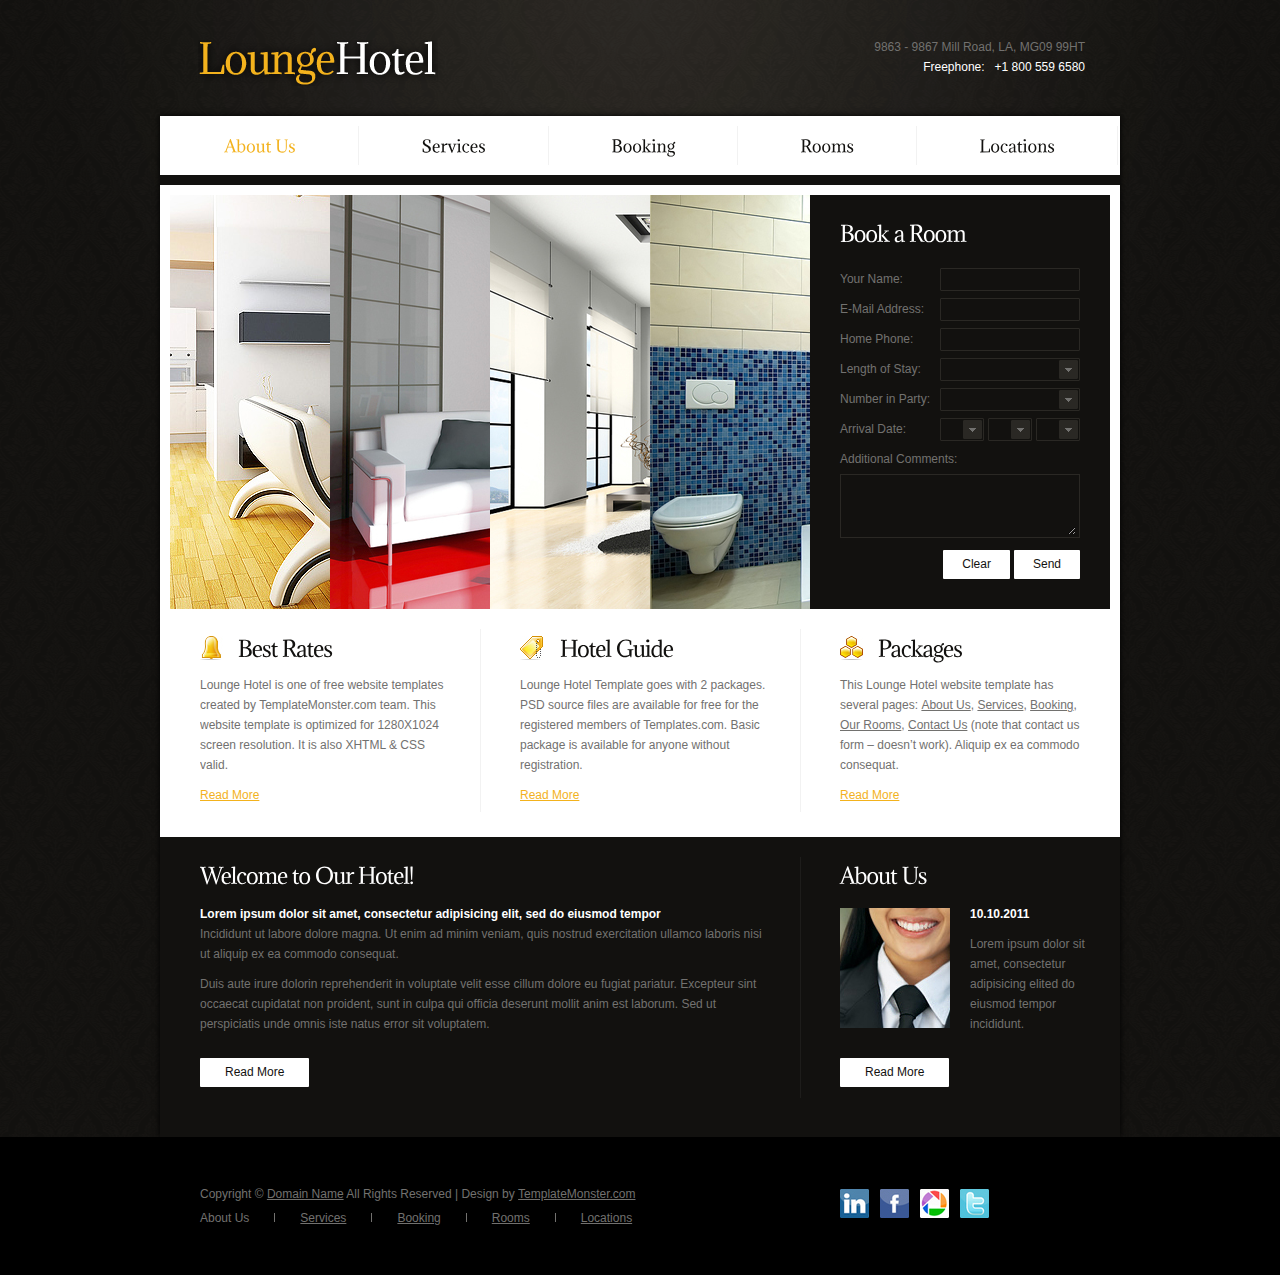
<file: TEMPS/index.html>
﻿<!DOCTYPE html>
<html lang="en">
<head>
<title>LoungeHotel</title>
<meta charset="utf-8">
<link rel="stylesheet" href="css/reset.css" type="text/css" media="all">
<link rel="stylesheet" href="css/layout.css" type="text/css" media="all">
<link rel="stylesheet" href="css/style.css" type="text/css" media="all">
<script type="text/javascript" src="js/jquery-1.6.js" ></script>
<script type="text/javascript" src="js/cufon-yui.js"></script>
<script type="text/javascript" src="js/cufon-replace.js"></script>
<script type="text/javascript" src="js/Adamina_400.font.js"></script>
<script type="text/javascript" src="js/jquery.jqtransform.js" ></script>
<script type="text/javascript" src="js/script.js" ></script>
<script type="text/javascript" src="js/kwicks-1.5.1.pack.js" ></script>
<script type="text/javascript" src="js/atooltip.jquery.js"></script>
<!--[if lt IE 9]>
<script type="text/javascript" src="js/html5.js"></script>
<link rel="stylesheet" href="css/ie.css" type="text/css" media="all">
<![endif]-->
</head>
<body id="page1">
<div class="bg1">
  <div class="bg2">
    <div class="main">
      <!-- header -->
      <header>
        <h1><a href="index.html" id="logo">LoungeHotel</a></h1>
        <div class="department"> 9863 - 9867 Mill Road, LA, MG09 99HT<br>
          <span>Freephone: &nbsp; +1 800 559 6580</span> </div>
      </header>
      <div class="box">
        <nav>
          <ul id="menu">
            <li class="active"><a href="index.html">About Us</a></li>
            <li><a href="services.html">Services</a></li>
            <li><a href="booking.html">Booking</a></li>
            <li><a href="rooms.html">Rooms</a></li>
            <li><a href="locations.html">Locations</a></li>
          </ul>
        </nav>
        <!-- header end -->
        <!-- content -->
        <article id="content">
          <div class="box1">
            <div class="wrapper">
              <form action="#" id="form1">
                <h2>Book a Room</h2>
                <fieldset>
                  <div class="row">
                    <input type="text" class="input">
                    Your Name: </div>
                  <div class="row">
                    <input type="text" class="input">
                    E-Mail Address: </div>
                  <div class="row">
                    <input type="text" class="input">
                    Home Phone: </div>
                  <div class="row">
                    <div class="select1">
                      <select>
                        <option>&nbsp;</option>
                        <option>...</option>
                      </select>
                    </div>
                    Length of Stay: </div>
                  <div class="row">
                    <div class="select1">
                      <select>
                        <option>&nbsp;</option>
                        <option>...</option>
                      </select>
                    </div>
                    Number in Party: </div>
                  <div class="row">
                    <div class="select2">
                      <select>
                        <option>&nbsp;</option>
                        <option>...</option>
                      </select>
                    </div>
                    <div class="select2">
                      <select>
                        <option>&nbsp;</option>
                        <option>...</option>
                      </select>
                    </div>
                    <div class="select2">
                      <select>
                        <option>&nbsp;</option>
                        <option>...</option>
                      </select>
                    </div>
                    Arrival Date: </div>
                  <div class="row_textarea"> Additional Comments:
                    <textarea cols="1" rows="1"></textarea>
                  </div>
                  <div class="wrapper"> <a href="#" class="button1">Send</a> <a href="#" class="button1">Clear</a> </div>
                </fieldset>
              </form>
              <div class="kwicks-wrapper marg_bot1">
                <ul class="kwicks horizontal">
                  <li><img src="images/img1.jpg" alt=""></li>
                  <li><img src="images/img2.jpg" alt=""></li>
                  <li><img src="images/img3.jpg" alt=""></li>
                  <li><img src="images/img4.jpg" alt=""></li>
                </ul>
              </div>
            </div>
            <div class="pad">
              <div class="line1">
                <div class="wrapper line2">
                  <div class="col1">
                    <h2><img src="images/title_marker1.jpg" alt="">Best Rates</h2>
                    <p class="pad_bot1">Lounge Hotel is one of free website templates created by TemplateMonster.com team. This website template is optimized for 1280X1024 screen resolution. It is also XHTML &amp; CSS valid.</p>
                    <a href="#" class="color1">Read More</a> </div>
                  <div class="col1 pad_left1">
                    <h2><img src="images/title_marker2.jpg" alt="">Hotel Guide</h2>
                    <p class="pad_bot1">Lounge Hotel Template goes with 2 packages. PSD source files are available for free for the registered members of Templates.com. Basic package is available for anyone without registration.</p>
                    <a href="#" class="color1">Read More</a> </div>
                  <div class="col1 pad_left1">
                    <h2><img src="images/title_marker3.jpg" alt="">Packages</h2>
                    <p class="pad_bot1">This Lounge Hotel website template has several pages: <a href="index.html">About Us</a>, <a href="services.html">Services</a>, <a href="booking.html">Booking</a>, <a href="rooms.html">Our Rooms</a>, <a href="locations.html">Contact Us</a> (note that contact us form – doesn’t work). Aliquip ex ea commodo consequat.</p>
                    <a href="#" class="color1">Read More</a> </div>
                </div>
              </div>
            </div>
          </div>
          <div class="pad">
            <div class="wrapper line3">
              <div class="col2">
                <h2>Welcome to Our Hotel!</h2>
                <p class="pad_bot1"><strong class="color2">Lorem ipsum dolor sit amet, consectetur adipisicing elit, sed do eiusmod tempor</strong><br>
                  Incididunt ut labore dolore magna. Ut enim ad minim veniam, quis nostrud exercitation ullamco laboris nisi ut aliquip ex ea commodo consequat. </p>
                <p class="pad_bot2"> Duis aute irure dolorin reprehenderit in voluptate velit esse cillum dolore eu fugiat pariatur. Excepteur sint occaecat cupidatat non proident, sunt in culpa qui officia deserunt mollit anim est laborum. Sed ut perspiciatis unde omnis iste natus error sit voluptatem.</p>
                <a href="#" class="button1">Read More</a> </div>
              <div class="col1 pad_left1">
                <h2>About Us</h2>
                <div class="wrapper">
                  <figure class="left marg_right1"><img src="images/page1_img1.jpg" alt=""></figure>
                  <p class="pad_bot1"><strong class="color2">10.10.2011</strong></p>
                  <p class="pad_bot2"> Lorem ipsum dolor sit amet, consectetur adipisicing elited do eiusmod tempor incididunt.</p>
                </div>
                <a href="#" class="button1">Read More</a> </div>
            </div>
          </div>
        </article>
        <!--content end-->
      </div>
    </div>
  </div>
</div>
<div class="main">
  <!-- footer -->
  <footer>
    <div class="col2">Copyright &copy; <a href="#">Domain Name</a> All Rights Reserved | Design by <a target="_blank" href="http://www.templatemonster.com/">TemplateMonster.com</a>
      <nav>
        <ul id="footer_menu">
          <li class="active"><a href="index.html">About Us</a></li>
          <li><a href="services.html">Services</a></li>
          <li><a href="booking.html">Booking</a></li>
          <li><a href="rooms.html">Rooms</a></li>
          <li class="last"><a href="locations.html">Locations</a></li>
        </ul>
      </nav>
    </div>
    <div class="col1 pad_left1">
      <ul id="icons">
        <li><a href="#" class="normaltip"><img src="images/icon1.jpg" alt=""></a></li>
        <li><a href="#" class="normaltip"><img src="images/icon2.jpg" alt=""></a></li>
        <li><a href="#" class="normaltip"><img src="images/icon3.jpg" alt=""></a></li>
        <li><a href="#" class="normaltip"><img src="images/icon4.jpg" alt=""></a></li>
      </ul>
    </div>
    <!-- {%FOOTER_LINK} -->
  </footer>
  <!-- footer end -->
</div>
<script type="text/javascript">Cufon.now();</script>
<script type="text/javascript">
$(document).ready(function () {
    $('.kwicks').kwicks({
        max: 500,
        spacing: 0,
        event: 'mouseover'
    });
})
</script>
</body>
</html>
</file>
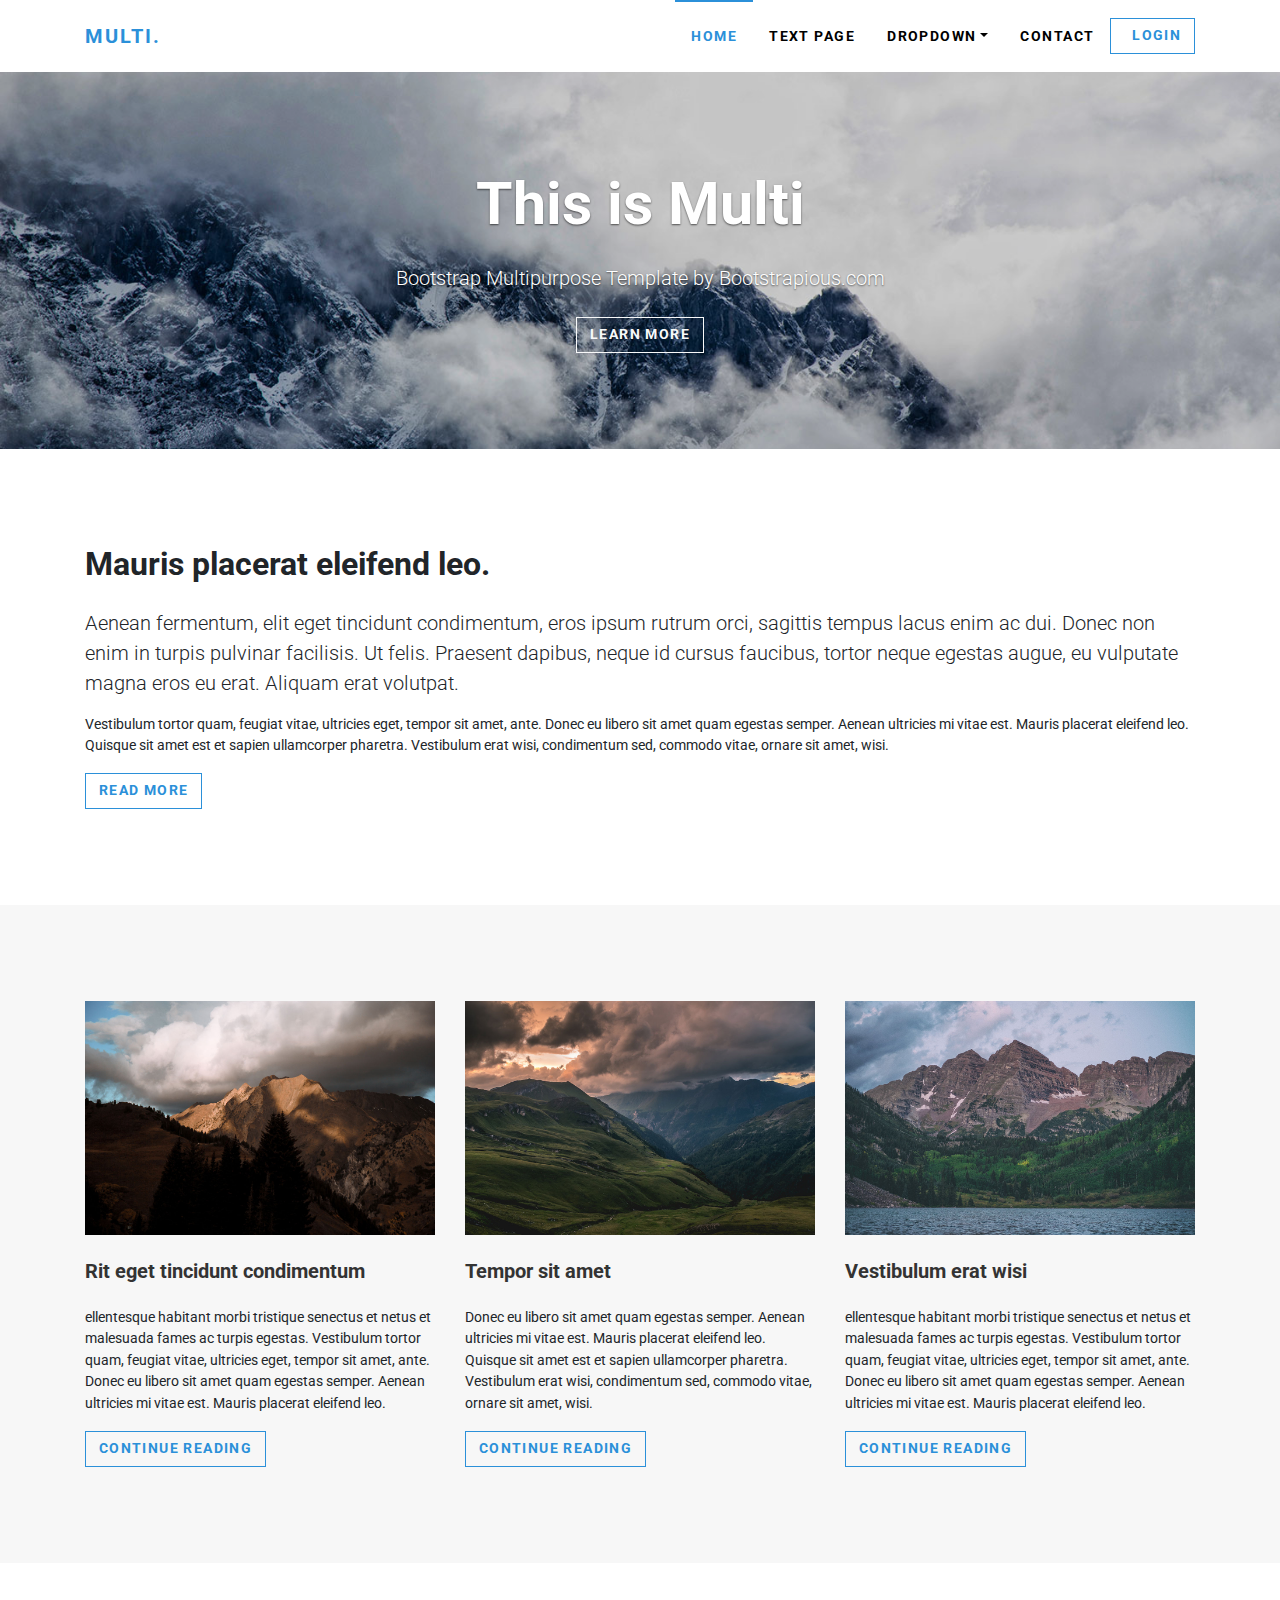
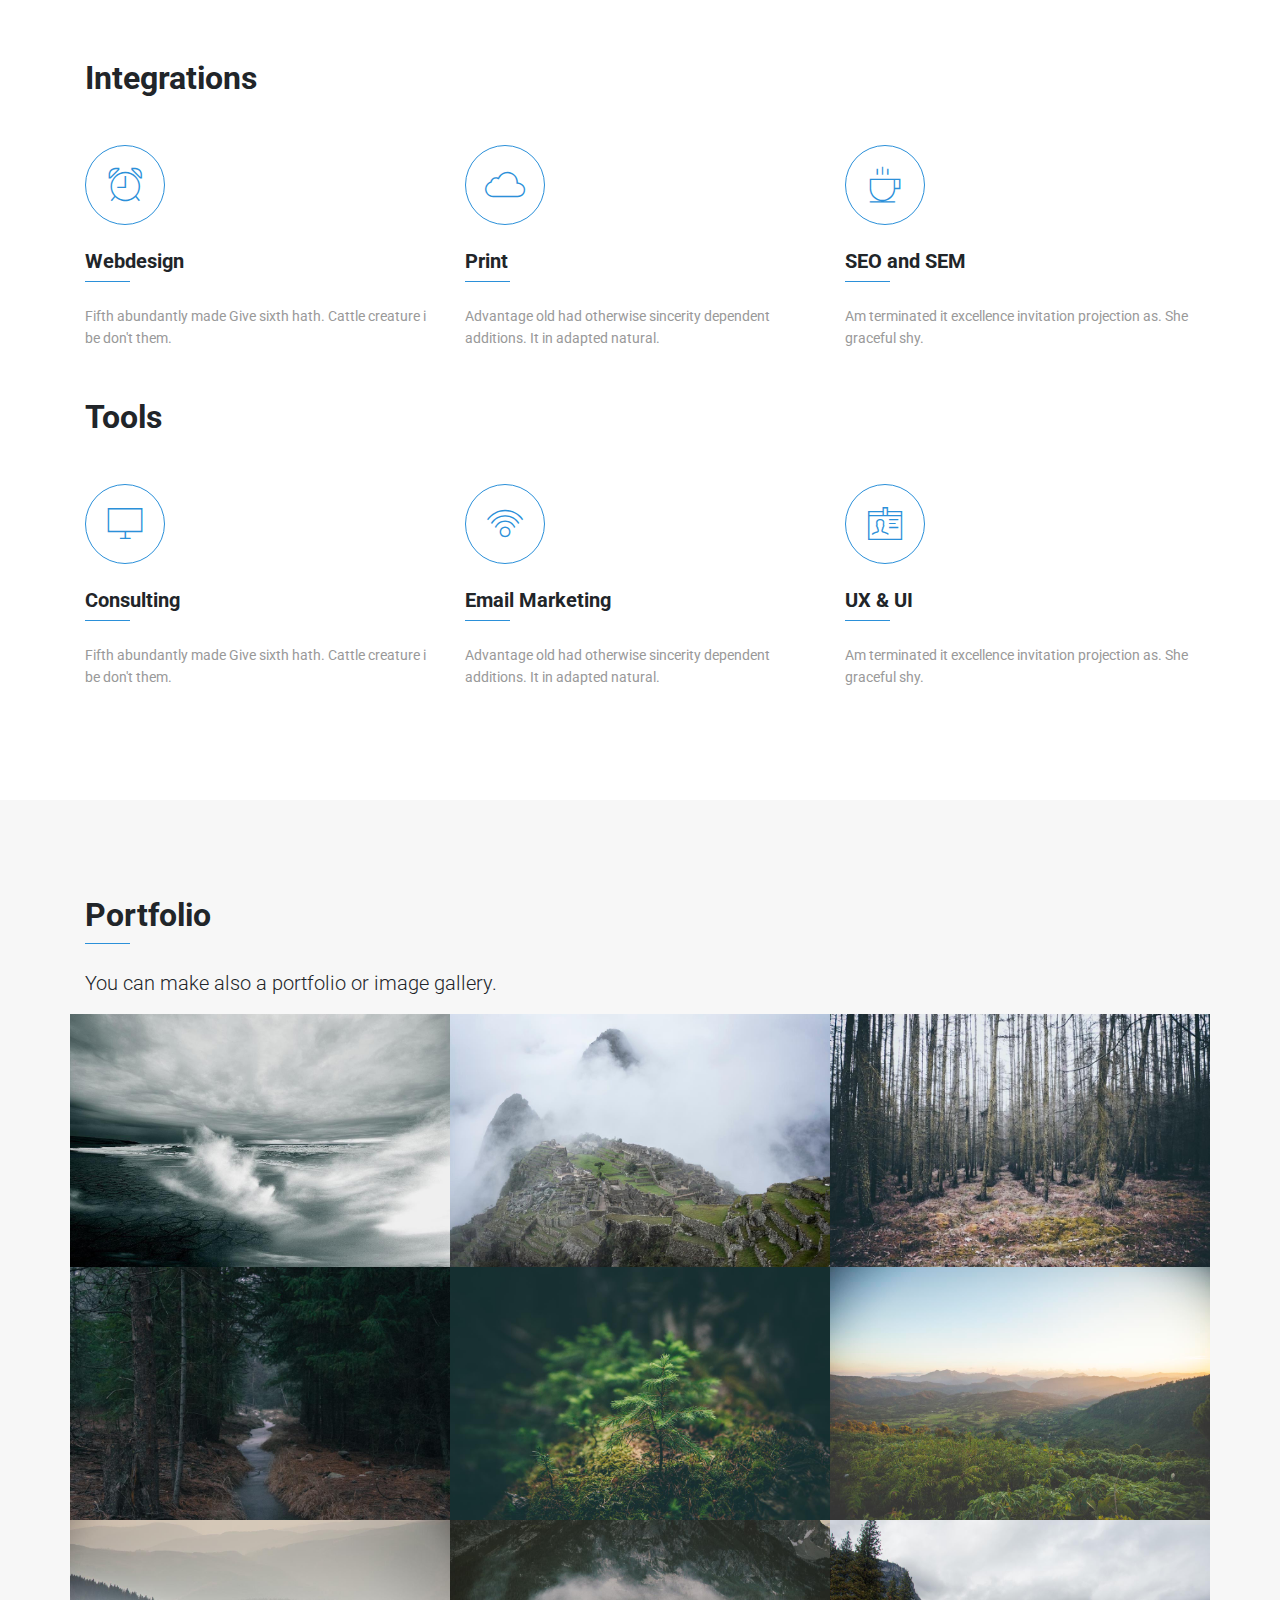
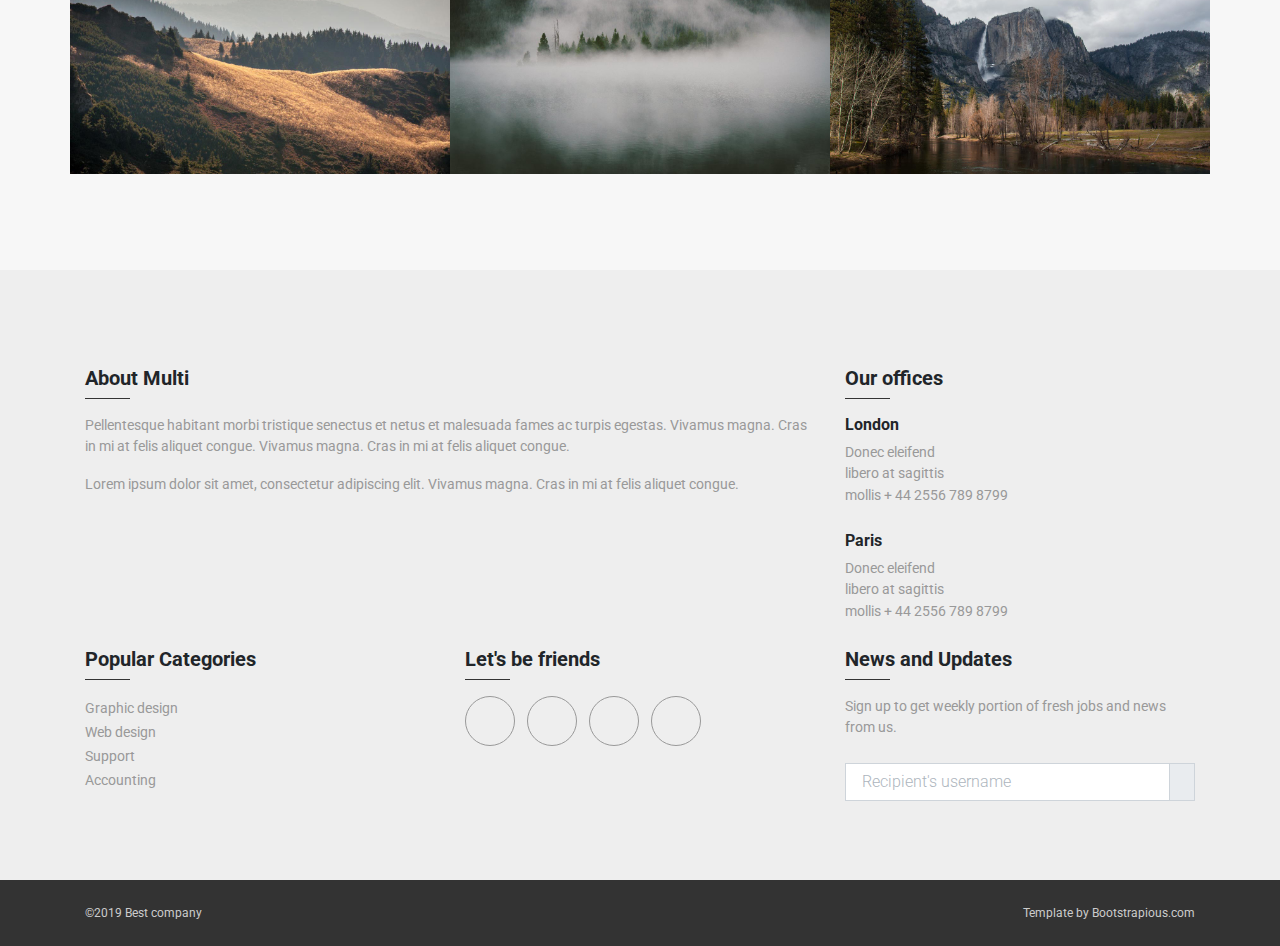
<file: TEMPS/yeni template/index.html>
<!DOCTYPE html>
<html>
  <head>
    <meta charset="utf-8">
    <meta http-equiv="X-UA-Compatible" content="IE=edge">
    <title>Multi - Multipurpose Bootstrap theme by Bootstrapious.com</title>
    <meta name="description" content="">
    <meta name="viewport" content="width=device-width, initial-scale=1">
    <meta name="robots" content="all,follow">
    <!-- Bootstrap CSS-->
    <link rel="stylesheet" href="vendor/bootstrap/css/bootstrap.min.css">
    <!-- Google fonts-->
    <link rel="stylesheet" href="https://fonts.googleapis.com/css?family=Roboto:300,400,700">
    <!-- Icon fonts-->
    <link rel="stylesheet" href="css/pe-icon-7-stroke.css">
    <!-- Lightbox CSS-->
    <link rel="stylesheet" href="vendor/lightbox2/css/lightbox.min.css">
    <!-- Leaflet CSS-->
    <link rel="stylesheet" href="vendor/leaflet/leaflet.css">
    <!-- theme stylesheet-->
    <link rel="stylesheet" href="css/style.default.css" id="theme-stylesheet">
    <!-- Custom stylesheet - for your changes-->
    <link rel="stylesheet" href="css/custom.css">
    <!-- Favicon-->
    <link rel="shortcut icon" href="img/favicon.png">
    <!-- Tweaks for older IEs--><!--[if lt IE 9]>
        <script src="https://oss.maxcdn.com/html5shiv/3.7.3/html5shiv.min.js"></script>
        <script src="https://oss.maxcdn.com/respond/1.4.2/respond.min.js"></script><![endif]-->
  </head>
  <body>
    <!-- navbar-->
    <header class="header">
      <nav class="navbar navbar-expand-lg py-lg-0">
        <div class="container"><a href="index.html" class="navbar-brand text-uppercase font-weight-bold">Multi.</a>
          <button type="button" data-toggle="collapse" data-target="#navbarSupportedContent" aria-controls="navbarSupportedContent" aria-expanded="false" aria-label="Toggle navigation" class="navbar-toggler navbar-toggler-right small"><span class="text-uppercase mr-2">Menu</span><i class="fas fa-bars"></i></button>
          <div id="navbarSupportedContent" class="collapse navbar-collapse">
            <ul class="navbar-nav ml-auto d-lg-flex align-items-lg-center">
              <li class="nav-item"><a href="index.html" class="nav-link font-weight-bold text-uppercase px-lg-3 py-lg-4 active">Home </a>
              </li>
              <li class="nav-item"><a href="text.html" class="nav-link font-weight-bold text-uppercase px-lg-3 py-lg-4">Text page </a>
              </li>
              <li class="nav-item dropdown"><a id="navbarDropdownMenuLink" href="#" data-toggle="dropdown" aria-haspopup="true" aria-expanded="false" class="nav-link font-weight-bold text-uppercase px-lg-3 py-lg-4 dropdown-toggle">Dropdown</a>
                <div aria-labelledby="navbarDropdownMenuLink" class="dropdown-menu mt-0"><a href="#" class="dropdown-item small text-uppercase">Dropdown item 1</a><a href="#" class="dropdown-item small text-uppercase">Dropdown item 2</a><a href="#" class="dropdown-item small text-uppercase">Dropdown item 3</a><a href="#" class="dropdown-item small text-uppercase">Dropdown item 4</a></div>
              </li>
              <li class="nav-item"><a href="contact.html" class="nav-link font-weight-bold text-uppercase px-lg-3 py-lg-4">Contact </a>
              </li>
              <li class="nav-item mt-4 mt-lg-0">
                <button type="button" data-toggle="modal" data-target="#loginModal" class="btn btn-outline-primary nav-btn btn-sm"> <i class="fas fa-sign-out-alt mr-2"></i>Login </button>
              </li>
            </ul>
          </div>
        </div>
      </nav>
    </header>
    <div id="loginModal" tabindex="-1" role="dialog" aria-lebelledby="loginModalLabel" aria-hidden="true" class="modal fade">
      <div role="document" class="modal-dialog modal-sm">
        <div class="modal-content rounded-0">
          <div class="modal-header">
            <h5 id="loginModalLabel" class="text-uppercase modal-title m-0">Customers login</h5>
            <button type="button" data-dismiss="modal" aria-label="Close" class="close"><span aria-hidden="true" class="small text-muted">&times;</span></button>
          </div>
          <div class="modal-body">
            <form action="">
              <div class="form-group">
                <input type="email" placeholder="email" class="form-control">
              </div>
              <div class="form-group">
                <input type="password" placeholder="password" class="form-control">
              </div>
              <div class="form-group text-center">
                <button type="submit" class="btn btn-outline-primary nav-btn btn-sm"> <i class="fas fa-sign-out-alt mr-2"></i>Login </button>
              </div>
            </form>
            <div class="text-center">   
              <p class="text-muted small">Not registered yet?</p>
              <p class="small text-muted"> <a href="#" class="font-weight-bold">Register now!</a> It is easy and done in 1 minute and gives you access to special discounts and much more!</p>
            </div>
          </div>
        </div>
      </div>
    </div>
    <section style="background: url(img/jumbotron1.jpg)" class="py-5 bg-cover bg-center">
      <div class="hero-overlay"></div>
      <div class="container py-5 text-white text-center">
        <h1 class="text-shadow hero-heading">This is Multi</h1>
        <p class="text-shadow lead my-4">Bootstrap Multipurpose Template by <a href="#" class="text-white">Bootstrapious.com</a></p><a href="#" class="btn btn-outline-light btn-sm">Learn More</a>
      </div>
    </section>
    <section class="py-5">
      <div class="container py-5">
        <h2 class="mb-4">Mauris placerat eleifend leo.</h2>
        <p class="lead">Aenean fermentum, elit eget tincidunt condimentum, eros ipsum rutrum orci, sagittis tempus lacus enim ac dui. Donec non enim in turpis pulvinar facilisis. Ut felis. Praesent dapibus, neque id cursus faucibus, tortor neque egestas augue, eu vulputate magna eros eu erat. Aliquam erat volutpat.</p>
        <p class="text-small">Vestibulum tortor quam, feugiat vitae, ultricies eget, tempor sit amet, ante. Donec eu libero sit amet quam egestas semper. Aenean ultricies mi vitae est. Mauris placerat eleifend leo. Quisque sit amet est et sapien ullamcorper pharetra. Vestibulum erat wisi, condimentum sed, commodo vitae, ornare sit amet, wisi.</p><a href="#" class="btn btn-outline-primary btn-sm">Read More</a>
      </div>
    </section>
    <section class="bg-gray py-5">
      <div class="container py-5">
        <div class="row">
          <div class="col-lg-4 mb-4 mb-lg-0"><a href="#" class="d-block"><img src="img/blog1.jpg" alt="" class="img-fluid mb-4"></a>
            <h3 class="h5 mb-4"><a href="#" class="text-dark">Rit eget tincidunt condimentum</a></h3>
            <p class="text-small">ellentesque habitant morbi tristique senectus et netus et malesuada fames ac turpis egestas. Vestibulum tortor quam, feugiat vitae, ultricies eget, tempor sit amet, ante. Donec eu libero sit amet quam egestas semper. Aenean ultricies mi vitae est. Mauris placerat eleifend leo.</p><a href="#" class="btn btn-outline-primary btn-sm">Continue reading</a>
          </div>
          <div class="col-lg-4 mb-4 mb-lg-0"><a href="#" class="d-block"><img src="img/blog2.jpg" alt="" class="img-fluid mb-4"></a>
            <h3 class="h5 mb-4"><a href="#" class="text-dark">Tempor sit amet</a></h3>
            <p class="text-small">Donec eu libero sit amet quam egestas semper. Aenean ultricies mi vitae est. Mauris placerat eleifend leo. Quisque sit amet est et sapien ullamcorper pharetra. Vestibulum erat wisi, condimentum sed, commodo vitae, ornare sit amet, wisi.</p><a href="#" class="btn btn-outline-primary btn-sm">Continue reading</a>
          </div>
          <div class="col-lg-4"><a href="#" class="d-block"><img src="img/blog3.jpg" alt="" class="img-fluid mb-4"></a>
            <h3 class="h5 mb-4"><a href="#" class="text-dark">Vestibulum erat wisi</a></h3>
            <p class="text-small">ellentesque habitant morbi tristique senectus et netus et malesuada fames ac turpis egestas. Vestibulum tortor quam, feugiat vitae, ultricies eget, tempor sit amet, ante. Donec eu libero sit amet quam egestas semper. Aenean ultricies mi vitae est. Mauris placerat eleifend leo.</p><a href="#" class="btn btn-outline-primary btn-sm">Continue reading</a>
          </div>
        </div>
      </div>
    </section>
    <section class="py-5">
      <div class="container py-5">
        <h2 class="mb-5">Integrations</h2>
        <div class="row mb-2">
          <div class="col-lg-4 col-md-6 mb-4">
            <div class="icon mb-4"><i class="pe-7s-alarm"></i></div>
            <h5 class="lined mb-4">Webdesign</h5>
            <p class="text-muted text-small">Fifth abundantly made Give sixth hath. Cattle creature i be don't them.</p>
          </div>
          <div class="col-lg-4 col-md-6 mb-4">
            <div class="icon mb-4"><i class="pe-7s-cloud"></i></div>
            <h5 class="lined mb-4">Print</h5>
            <p class="text-muted text-small">Advantage old had otherwise sincerity dependent additions. It in adapted natural.</p>
          </div>
          <div class="col-lg-4 col-md-6 mb-4">
            <div class="icon mb-4"><i class="pe-7s-coffee"></i></div>
            <h5 class="lined mb-4">SEO and SEM</h5>
            <p class="text-muted text-small">Am terminated it excellence invitation projection as. She graceful shy.</p>
          </div>
        </div>
        <h2 class="mb-5">Tools</h2>
        <div class="row">
          <div class="col-lg-4 col-md-6 mb-4 mb-lg-0">
            <div class="icon mb-4"><i class="pe-7s-monitor"></i></div>
            <h5 class="lined mb-4">Consulting</h5>
            <p class="text-muted text-small">Fifth abundantly made Give sixth hath. Cattle creature i be don't them.</p>
          </div>
          <div class="col-lg-4 col-md-6 mb-4 mb-lg-0">
            <div class="icon mb-4"><i class="pe-7s-signal"></i></div>
            <h5 class="lined mb-4">Email Marketing</h5>
            <p class="text-muted text-small">Advantage old had otherwise sincerity dependent additions. It in adapted natural.</p>
          </div>
          <div class="col-lg-4 col-md-6 mb-4 mb-lg-0">
            <div class="icon mb-4"><i class="pe-7s-id"></i></div>
            <h5 class="lined mb-4">UX &amp; UI</h5>
            <p class="text-muted text-small">Am terminated it excellence invitation projection as. She graceful shy.</p>
          </div>
        </div>
      </div>
    </section>
    <section class="py-5 bg-gray">
      <div class="container py-5">
        <h2 class="lined mb-4">Portfolio</h2>
        <p class="lead">You can make also a portfolio or image gallery.</p>
        <div class="row"><a href="img/portfolio-1.jpg" data-lightbox="gallery" data-title="Description of Project No.1" class="col-lg-4 col-sm-6 p-0"><img src="img/portfolio-1.jpg" alt="" class="img-fluid"></a><a href="img/portfolio-2.jpg" data-lightbox="gallery" data-title="Description of Project No.2" class="col-lg-4 col-sm-6 p-0"><img src="img/portfolio-2.jpg" alt="" class="img-fluid"></a><a href="img/portfolio-3.jpg" data-lightbox="gallery" data-title="Description of Project No.3" class="col-lg-4 col-sm-6 p-0"><img src="img/portfolio-3.jpg" alt="" class="img-fluid"></a><a href="img/portfolio-4.jpg" data-lightbox="gallery" data-title="Description of Project No.4" class="col-lg-4 col-sm-6 p-0"><img src="img/portfolio-4.jpg" alt="" class="img-fluid"></a><a href="img/portfolio-5.jpg" data-lightbox="gallery" data-title="Description of Project No.5" class="col-lg-4 col-sm-6 p-0"><img src="img/portfolio-5.jpg" alt="" class="img-fluid"></a><a href="img/portfolio-6.jpg" data-lightbox="gallery" data-title="Description of Project No.6" class="col-lg-4 col-sm-6 p-0"><img src="img/portfolio-6.jpg" alt="" class="img-fluid"></a><a href="img/portfolio-7.jpg" data-lightbox="gallery" data-title="Description of Project No.7" class="col-lg-4 col-sm-6 p-0"><img src="img/portfolio-7.jpg" alt="" class="img-fluid"></a><a href="img/portfolio-8.jpg" data-lightbox="gallery" data-title="Description of Project No.8" class="col-lg-4 col-sm-6 p-0"><img src="img/portfolio-8.jpg" alt="" class="img-fluid"></a><a href="img/portfolio-9.jpg" data-lightbox="gallery" data-title="Description of Project No.9" class="col-lg-4 col-sm-6 p-0"><img src="img/portfolio-9.jpg" alt="" class="img-fluid"></a>
        </div>
      </div>
    </section>
    <footer style="background: #eee;" class="pt-5">
      <div class="container py-5">
        <div class="row">
          <div class="col-lg-8 col-md-6 mb-4">
            <h5 class="lined lined-dark mb-3">About Multi</h5>
            <p class="text-muted text-small">Pellentesque habitant morbi tristique senectus et netus et malesuada fames ac turpis egestas. Vivamus magna. Cras in mi at felis aliquet congue. Vivamus magna. Cras in mi at felis aliquet congue.</p>
            <p class="text-muted text-small">Lorem ipsum dolor sit amet, consectetur adipiscing elit. Vivamus magna. Cras in mi at felis aliquet congue.</p>
          </div>
          <div class="col-lg-4 col-md-6 mb-4">
            <h5 class="lined lined-dark mb-3">Our offices</h5>
            <h6>London</h6>
            <p class="text-muted mb-0 text-small">Donec eleifend</p>
            <p class="text-muted mb-0 text-small">libero at sagittis</p>
            <p class="text-muted mb-4 text-small">mollis + 44 2556 789 8799 </p>
            <h6>Paris</h6>
            <p class="text-muted mb-0 text-small">Donec eleifend</p>
            <p class="text-muted mb-0 text-small">libero at sagittis</p>
            <p class="text-muted mb-0 text-small">mollis + 44 2556 789 8799 </p>
          </div>
          <div class="col-lg-4 col-md-6 mb-4">
            <h5 class="lined lined-dark mb-3">Popular Categories</h5>
            <ul class="list-unstyled">
              <li><a href="#" class="footer-link text-small">Graphic design</a></li>
              <li><a href="#" class="footer-link text-small">Web design</a></li>
              <li><a href="#" class="footer-link text-small">Support</a></li>
              <li><a href="#" class="footer-link text-small">Accounting</a></li>
            </ul>
          </div>
          <div class="col-lg-4 col-md-6 mb-4">
            <h5 class="lined lined-dark mb-3">Let's be friends</h5>
            <ul class="list-inline">
              <li class="list-inline-item"><a href="#" class="social-link"><i class="fab fa-facebook-f"></i></a></li>
              <li class="list-inline-item"><a href="#" class="social-link"><i class="fab fa-google-plus-g"></i></a></li>
              <li class="list-inline-item"><a href="#" class="social-link"><i class="fab fa-twitter"></i></a></li>
              <li class="list-inline-item"><a href="#" class="social-link"><i class="fas fa-envelope"></i></a></li>
            </ul>
          </div>
          <div class="col-lg-4 col-md-6">
            <h5 class="lined lined-dark mb-3">News and Updates</h5>
            <p class="text-muted mb-4 text-small">Sign up to get weekly portion of fresh jobs and news from us.
              <form action="#">
                <div class="input-group mb-3">
                  <input type="text" placeholder="Recipient's username" aria-label="Recipient's username" aria-describedby="basic-addon2" class="form-control">
                  <div class="input-group-append">
                    <button id="basic-addon2" type="submit" class="input-group-text"><i class="fas fa-paper-plane"></i></button>
                  </div>
                </div>
              </form>
            </p>
          </div>
        </div>
      </div>
      <div class="bg-dark py-4">    
        <div class="container">
          <div class="row">
            <div class="col-lg-6 text-center text-lg-left mb-1 mb-lg-0">
              <p class="small text-gray mb-0">©2019 Best company</p>
            </div>
            <div class="col-lg-6 text-center text-lg-right">
              <p class="small text-gray mb-0">Template by <a href="https://bootstrapious.com" class="text-gray">Bootstrapious.com</a></p>
            </div>
          </div>
        </div>
      </div>
    </footer>
    <!-- JavaScript files-->
    <script src="vendor/jquery/jquery.min.js"></script>
    <script src="vendor/bootstrap/js/bootstrap.bundle.min.js"></script>
    <script src="vendor/lightbox2/js/lightbox.min.js"></script>
    <script src="vendor/leaflet/leaflet.js"></script>
    <script src="js/front.js"></script>
    <!-- FontAwesome CSS - loading as last, so it doesn't block rendering-->
    <link rel="stylesheet" href="https://use.fontawesome.com/releases/v5.7.1/css/all.css" integrity="sha384-fnmOCqbTlWIlj8LyTjo7mOUStjsKC4pOpQbqyi7RrhN7udi9RwhKkMHpvLbHG9Sr" crossorigin="anonymous">
  </body>
</html>
</file>
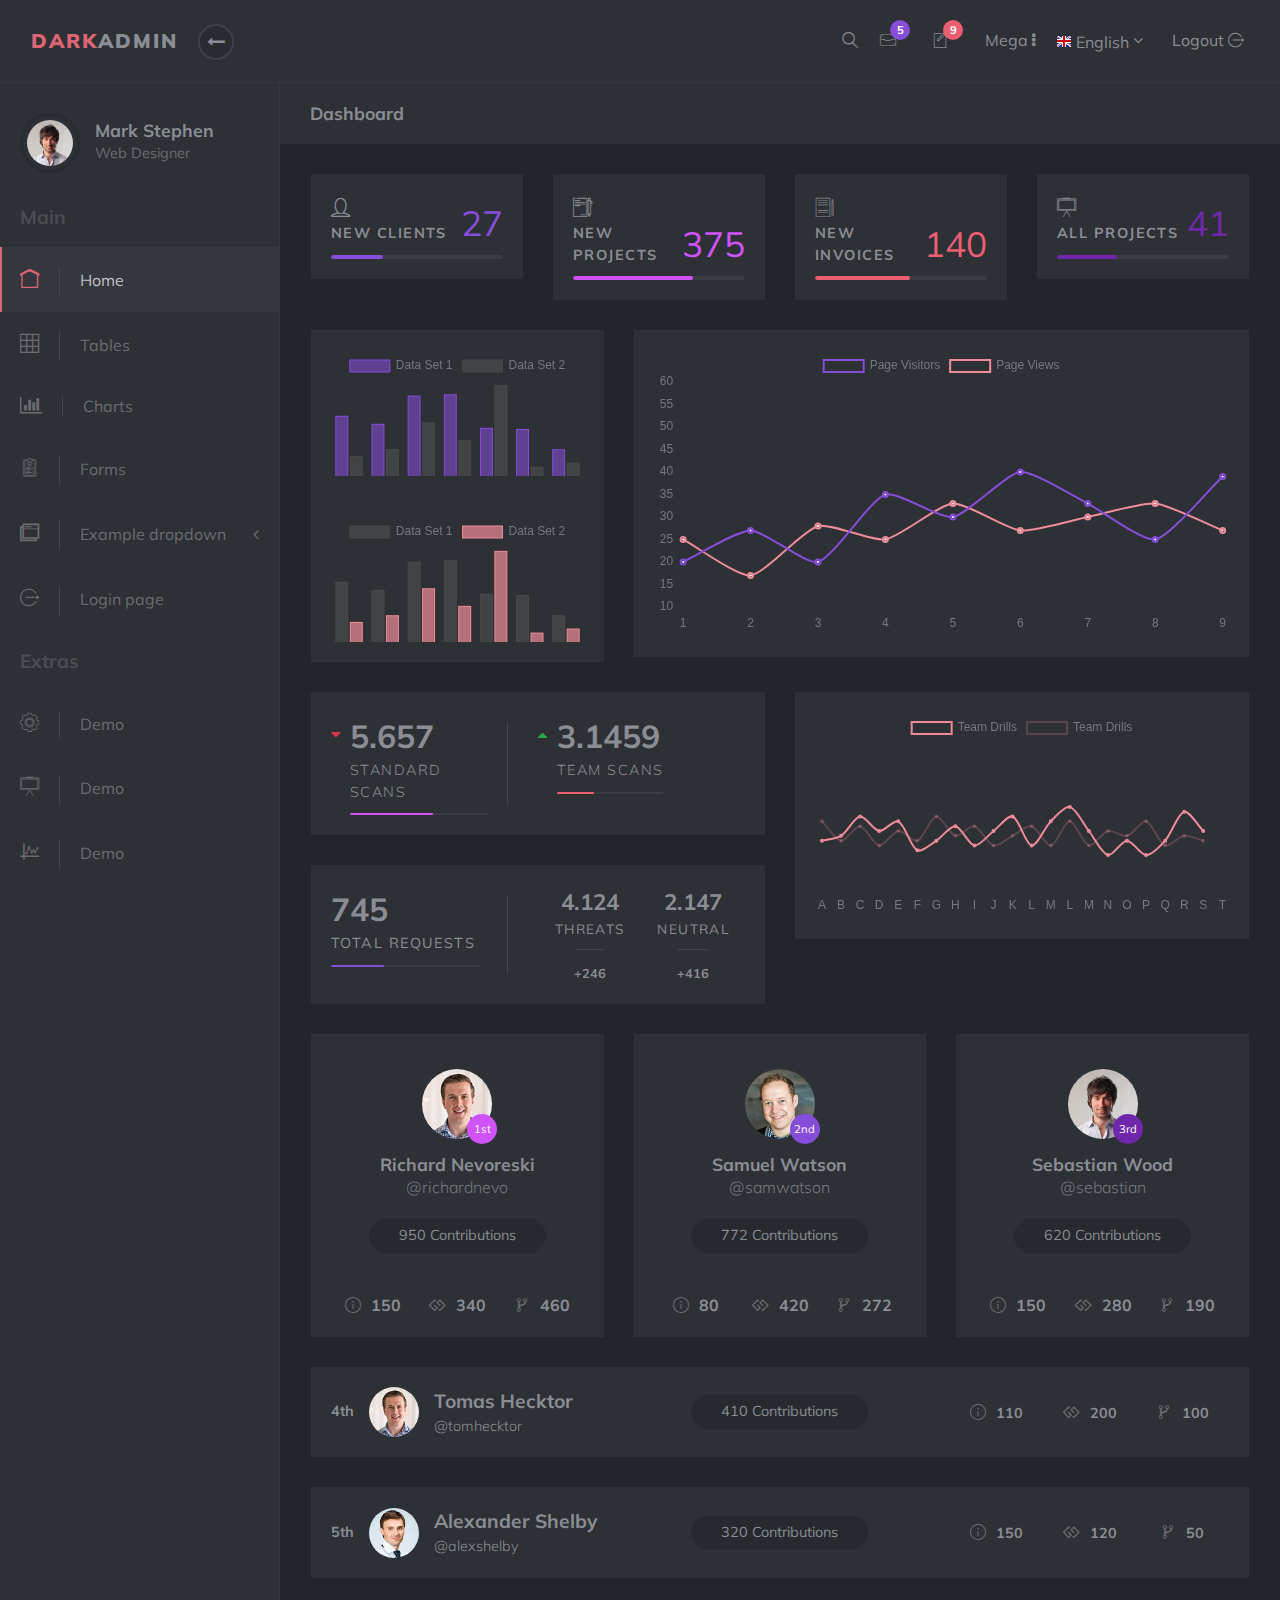
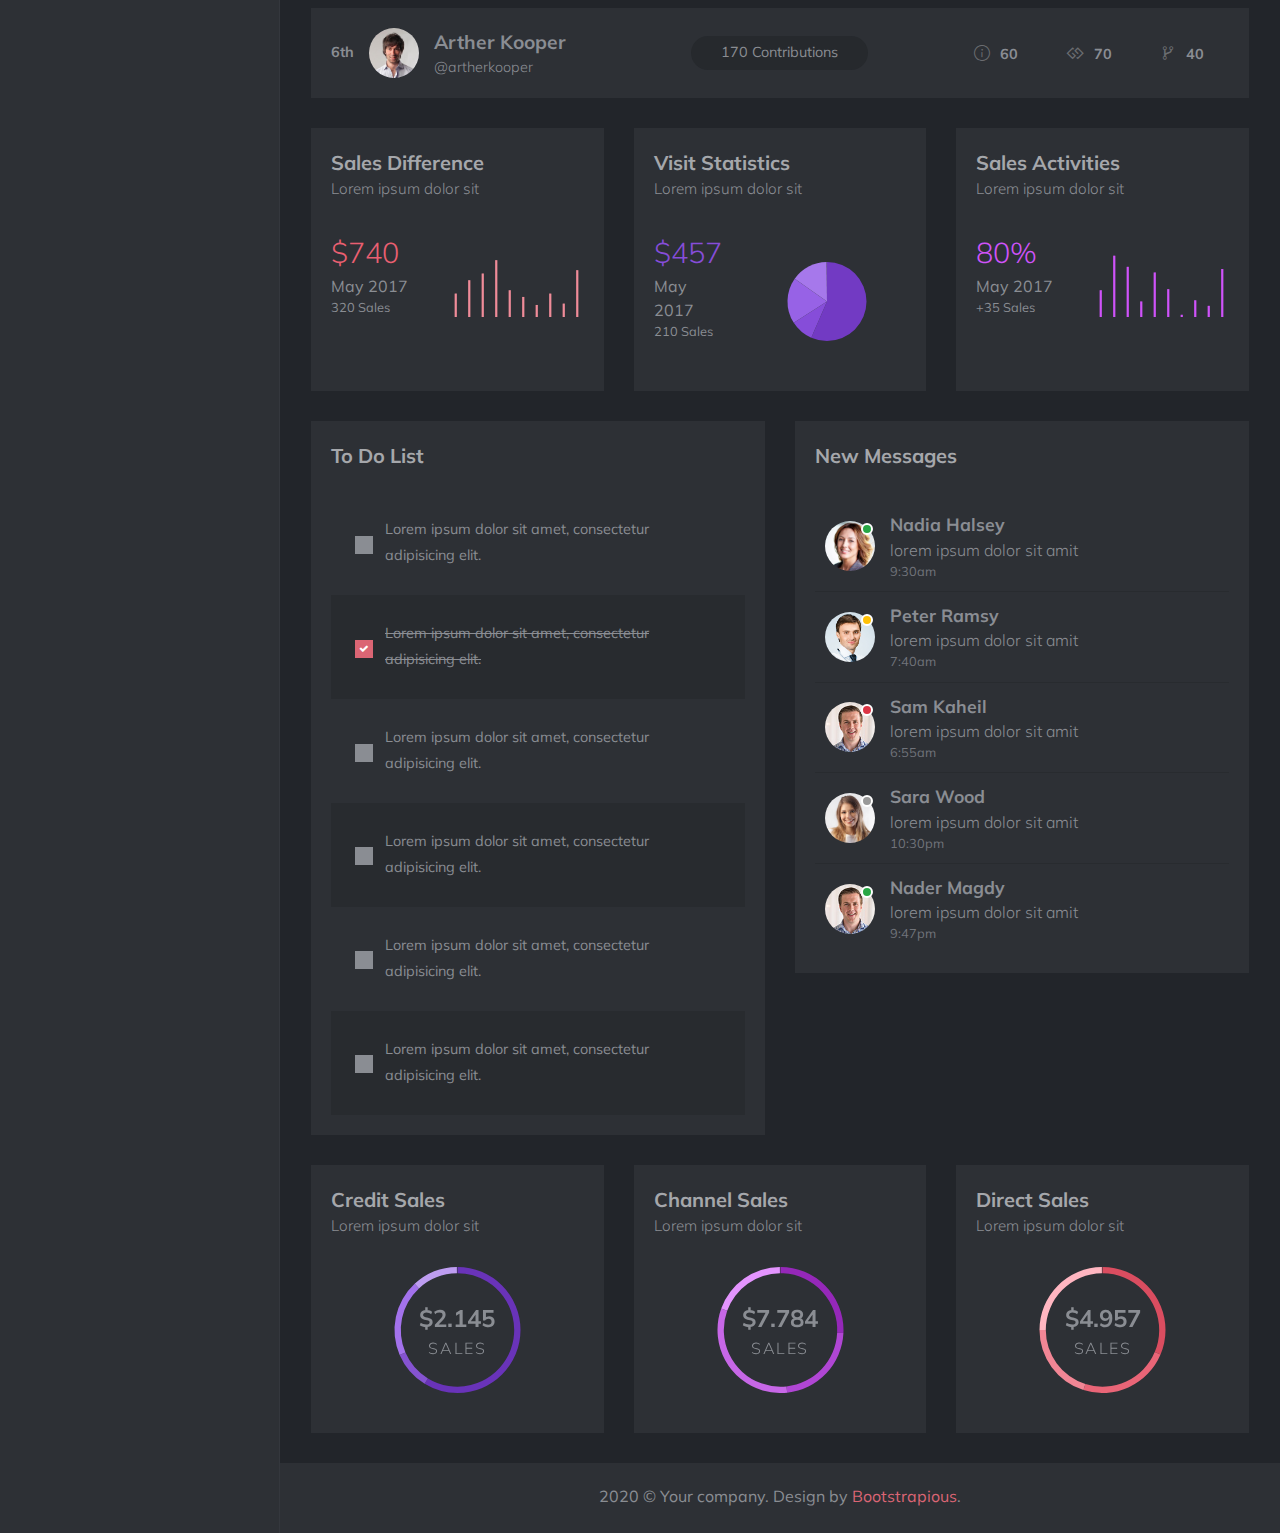
<file: TEMPS/Admin/distribution/index.html>
<!DOCTYPE html>
<html>
  <head> 
    <meta charset="utf-8">
    <meta http-equiv="X-UA-Compatible" content="IE=edge">
    <title>Dark Bootstrap Admin by Bootstrapious.com</title>
    <meta name="description" content="">
    <meta name="viewport" content="width=device-width, initial-scale=1">
    <meta name="robots" content="all,follow">
    <!-- Bootstrap CSS-->
    <link rel="stylesheet" href="vendor/bootstrap/css/bootstrap.min.css">
    <!-- Font Awesome CSS-->
    <link rel="stylesheet" href="vendor/font-awesome/css/font-awesome.min.css">
    <!-- Custom Font Icons CSS-->
    <link rel="stylesheet" href="css/font.css">
    <!-- Google fonts - Muli-->
    <link rel="stylesheet" href="https://fonts.googleapis.com/css?family=Muli:300,400,700">
    <!-- theme stylesheet-->
    <link rel="stylesheet" href="css/style.default.css" id="theme-stylesheet">
    <!-- Custom stylesheet - for your changes-->
    <link rel="stylesheet" href="css/custom.css">
    <!-- Favicon-->
    <link rel="shortcut icon" href="img/favicon.ico">
    <!-- Tweaks for older IEs--><!--[if lt IE 9]>
        <script src="https://oss.maxcdn.com/html5shiv/3.7.3/html5shiv.min.js"></script>
        <script src="https://oss.maxcdn.com/respond/1.4.2/respond.min.js"></script><![endif]-->
  </head>
  <body>
    <header class="header">   
      <nav class="navbar navbar-expand-lg">
        <div class="search-panel">
          <div class="search-inner d-flex align-items-center justify-content-center">
            <div class="close-btn">Close <i class="fa fa-close"></i></div>
            <form id="searchForm" action="#">
              <div class="form-group">
                <input type="search" name="search" placeholder="What are you searching for...">
                <button type="submit" class="submit">Search</button>
              </div>
            </form>
          </div>
        </div>
        <div class="container-fluid d-flex align-items-center justify-content-between">
          <div class="navbar-header">
            <!-- Navbar Header--><a href="index.html" class="navbar-brand">
              <div class="brand-text brand-big visible text-uppercase"><strong class="text-primary">Dark</strong><strong>Admin</strong></div>
              <div class="brand-text brand-sm"><strong class="text-primary">D</strong><strong>A</strong></div></a>
            <!-- Sidebar Toggle Btn-->
            <button class="sidebar-toggle"><i class="fa fa-long-arrow-left"></i></button>
          </div>
          <div class="right-menu list-inline no-margin-bottom">    
            <div class="list-inline-item"><a href="#" class="search-open nav-link"><i class="icon-magnifying-glass-browser"></i></a></div>
            <div class="list-inline-item dropdown"><a id="navbarDropdownMenuLink1" href="#" data-toggle="dropdown" aria-haspopup="true" aria-expanded="false" class="nav-link messages-toggle"><i class="icon-email"></i><span class="badge dashbg-1">5</span></a>
              <div aria-labelledby="navbarDropdownMenuLink1" class="dropdown-menu messages"><a href="#" class="dropdown-item message d-flex align-items-center">
                  <div class="profile"><img src="img/avatar-3.jpg" alt="..." class="img-fluid">
                    <div class="status online"></div>
                  </div>
                  <div class="content">   <strong class="d-block">Nadia Halsey</strong><span class="d-block">lorem ipsum dolor sit amit</span><small class="date d-block">9:30am</small></div></a><a href="#" class="dropdown-item message d-flex align-items-center">
                  <div class="profile"><img src="img/avatar-2.jpg" alt="..." class="img-fluid">
                    <div class="status away"></div>
                  </div>
                  <div class="content">   <strong class="d-block">Peter Ramsy</strong><span class="d-block">lorem ipsum dolor sit amit</span><small class="date d-block">7:40am</small></div></a><a href="#" class="dropdown-item message d-flex align-items-center">
                  <div class="profile"><img src="img/avatar-1.jpg" alt="..." class="img-fluid">
                    <div class="status busy"></div>
                  </div>
                  <div class="content">   <strong class="d-block">Sam Kaheil</strong><span class="d-block">lorem ipsum dolor sit amit</span><small class="date d-block">6:55am</small></div></a><a href="#" class="dropdown-item message d-flex align-items-center">
                  <div class="profile"><img src="img/avatar-5.jpg" alt="..." class="img-fluid">
                    <div class="status offline"></div>
                  </div>
                  <div class="content">   <strong class="d-block">Sara Wood</strong><span class="d-block">lorem ipsum dolor sit amit</span><small class="date d-block">10:30pm</small></div></a><a href="#" class="dropdown-item text-center message"> <strong>See All Messages <i class="fa fa-angle-right"></i></strong></a></div>
            </div>
            <!-- Tasks-->
            <div class="list-inline-item dropdown"><a id="navbarDropdownMenuLink2" href="#" data-toggle="dropdown" aria-haspopup="true" aria-expanded="false" class="nav-link tasks-toggle"><i class="icon-new-file"></i><span class="badge dashbg-3">9</span></a>
              <div aria-labelledby="navbarDropdownMenuLink2" class="dropdown-menu tasks-list"><a href="#" class="dropdown-item">
                  <div class="text d-flex justify-content-between"><strong>Task 1</strong><span>40% complete</span></div>
                  <div class="progress">
                    <div role="progressbar" style="width: 40%" aria-valuenow="40" aria-valuemin="0" aria-valuemax="100" class="progress-bar dashbg-1"></div>
                  </div></a><a href="#" class="dropdown-item">
                  <div class="text d-flex justify-content-between"><strong>Task 2</strong><span>20% complete</span></div>
                  <div class="progress">
                    <div role="progressbar" style="width: 20%" aria-valuenow="20" aria-valuemin="0" aria-valuemax="100" class="progress-bar dashbg-3"></div>
                  </div></a><a href="#" class="dropdown-item">
                  <div class="text d-flex justify-content-between"><strong>Task 3</strong><span>70% complete</span></div>
                  <div class="progress">
                    <div role="progressbar" style="width: 70%" aria-valuenow="70" aria-valuemin="0" aria-valuemax="100" class="progress-bar dashbg-2"></div>
                  </div></a><a href="#" class="dropdown-item">
                  <div class="text d-flex justify-content-between"><strong>Task 4</strong><span>30% complete</span></div>
                  <div class="progress">
                    <div role="progressbar" style="width: 30%" aria-valuenow="30" aria-valuemin="0" aria-valuemax="100" class="progress-bar dashbg-4"></div>
                  </div></a><a href="#" class="dropdown-item">
                  <div class="text d-flex justify-content-between"><strong>Task 5</strong><span>65% complete</span></div>
                  <div class="progress">
                    <div role="progressbar" style="width: 65%" aria-valuenow="65" aria-valuemin="0" aria-valuemax="100" class="progress-bar dashbg-1"></div>
                  </div></a><a href="#" class="dropdown-item text-center"> <strong>See All Tasks <i class="fa fa-angle-right"></i></strong></a>
              </div>
            </div>
            <!-- Tasks end-->
            <!-- Megamenu-->
            <div class="list-inline-item dropdown menu-large"><a href="#" data-toggle="dropdown" class="nav-link">Mega <i class="fa fa-ellipsis-v"></i></a>
              <div class="dropdown-menu megamenu">
                <div class="row">
                  <div class="col-lg-3 col-md-6"><strong class="text-uppercase">Elements Heading</strong>
                    <ul class="list-unstyled mb-3">
                      <li><a href="#">Lorem ipsum dolor</a></li>
                      <li><a href="#">Sed ut perspiciatis</a></li>
                      <li><a href="#">Voluptatum deleniti</a></li>
                      <li><a href="#">At vero eos</a></li>
                      <li><a href="#">Consectetur adipiscing</a></li>
                      <li><a href="#">Duis aute irure</a></li>
                      <li><a href="#">Necessitatibus saepe</a></li>
                      <li><a href="#">Maiores alias</a></li>
                    </ul>
                  </div>
                  <div class="col-lg-3 col-md-6"><strong class="text-uppercase">Elements Heading</strong>
                    <ul class="list-unstyled mb-3">
                      <li><a href="#">Lorem ipsum dolor</a></li>
                      <li><a href="#">Sed ut perspiciatis</a></li>
                      <li><a href="#">Voluptatum deleniti</a></li>
                      <li><a href="#">At vero eos</a></li>
                      <li><a href="#">Consectetur adipiscing</a></li>
                      <li><a href="#">Duis aute irure</a></li>
                      <li><a href="#">Necessitatibus saepe</a></li>
                      <li><a href="#">Maiores alias</a></li>
                    </ul>
                  </div>
                  <div class="col-lg-3 col-md-6"><strong class="text-uppercase">Elements Heading</strong>
                    <ul class="list-unstyled mb-3">
                      <li><a href="#">Lorem ipsum dolor</a></li>
                      <li><a href="#">Sed ut perspiciatis</a></li>
                      <li><a href="#">Voluptatum deleniti</a></li>
                      <li><a href="#">At vero eos</a></li>
                      <li><a href="#">Consectetur adipiscing</a></li>
                      <li><a href="#">Duis aute irure</a></li>
                      <li><a href="#">Necessitatibus saepe</a></li>
                      <li><a href="#">Maiores alias</a></li>
                    </ul>
                  </div>
                  <div class="col-lg-3 col-md-6"><strong class="text-uppercase">Elements Heading</strong>
                    <ul class="list-unstyled mb-3">
                      <li><a href="#">Lorem ipsum dolor</a></li>
                      <li><a href="#">Sed ut perspiciatis</a></li>
                      <li><a href="#">Voluptatum deleniti</a></li>
                      <li><a href="#">At vero eos</a></li>
                      <li><a href="#">Consectetur adipiscing</a></li>
                      <li><a href="#">Duis aute irure</a></li>
                      <li><a href="#">Necessitatibus saepe</a></li>
                      <li><a href="#">Maiores alias</a></li>
                    </ul>
                  </div>
                </div>
                <div class="row megamenu-buttons text-center">
                  <div class="col-lg-2 col-md-4"><a href="#" class="d-block megamenu-button-link dashbg-1"><i class="fa fa-clock-o"></i><strong>Demo 1</strong></a></div>
                  <div class="col-lg-2 col-md-4"><a href="#" class="d-block megamenu-button-link dashbg-2"><i class="fa fa-clock-o"></i><strong>Demo 2</strong></a></div>
                  <div class="col-lg-2 col-md-4"><a href="#" class="d-block megamenu-button-link dashbg-3"><i class="fa fa-clock-o"></i><strong>Demo 3</strong></a></div>
                  <div class="col-lg-2 col-md-4"><a href="#" class="d-block megamenu-button-link dashbg-4"><i class="fa fa-clock-o"></i><strong>Demo 4</strong></a></div>
                  <div class="col-lg-2 col-md-4"><a href="#" class="d-block megamenu-button-link bg-danger"><i class="fa fa-clock-o"></i><strong>Demo 5</strong></a></div>
                  <div class="col-lg-2 col-md-4"><a href="#" class="d-block megamenu-button-link bg-info"><i class="fa fa-clock-o"></i><strong>Demo 6</strong></a></div>
                </div>
              </div>
            </div>
            <!-- Megamenu end     -->
            <!-- Languages dropdown    -->
            <div class="list-inline-item dropdown"><a id="languages" rel="nofollow" data-target="#" href="#" data-toggle="dropdown" aria-haspopup="true" aria-expanded="false" class="nav-link language dropdown-toggle"><img src="img/flags/16/GB.png" alt="English"><span class="d-none d-sm-inline-block">English</span></a>
              <div aria-labelledby="languages" class="dropdown-menu"><a rel="nofollow" href="#" class="dropdown-item"> <img src="img/flags/16/DE.png" alt="English" class="mr-2"><span>German</span></a><a rel="nofollow" href="#" class="dropdown-item"> <img src="img/flags/16/FR.png" alt="English" class="mr-2"><span>French  </span></a></div>
            </div>
            <!-- Log out               -->
            <div class="list-inline-item logout">                   <a id="logout" href="login.html" class="nav-link"> <span class="d-none d-sm-inline">Logout </span><i class="icon-logout"></i></a></div>
          </div>
        </div>
      </nav>
    </header>
    <div class="d-flex align-items-stretch">
      <!-- Sidebar Navigation-->
      <nav id="sidebar">
        <!-- Sidebar Header-->
        <div class="sidebar-header d-flex align-items-center">
          <div class="avatar"><img src="img/avatar-6.jpg" alt="..." class="img-fluid rounded-circle"></div>
          <div class="title">
            <h1 class="h5">Mark Stephen</h1>
            <p>Web Designer</p>
          </div>
        </div>
        <!-- Sidebar Navidation Menus--><span class="heading">Main</span>
        <ul class="list-unstyled">
          <li class="active"><a href="index.html"> <i class="icon-home"></i>Home </a></li>
          <li><a href="tables.html"> <i class="icon-grid"></i>Tables </a></li>
          <li><a href="charts.html"> <i class="fa fa-bar-chart"></i>Charts </a></li>
          <li><a href="forms.html"> <i class="icon-padnote"></i>Forms </a></li>
          <li><a href="#exampledropdownDropdown" aria-expanded="false" data-toggle="collapse"> <i class="icon-windows"></i>Example dropdown </a>
            <ul id="exampledropdownDropdown" class="collapse list-unstyled ">
              <li><a href="#">Page</a></li>
              <li><a href="#">Page</a></li>
              <li><a href="#">Page</a></li>
            </ul>
          </li>
          <li><a href="login.html"> <i class="icon-logout"></i>Login page </a></li>
        </ul><span class="heading">Extras</span>
        <ul class="list-unstyled">
          <li> <a href="#"> <i class="icon-settings"></i>Demo </a></li>
          <li> <a href="#"> <i class="icon-writing-whiteboard"></i>Demo </a></li>
          <li> <a href="#"> <i class="icon-chart"></i>Demo </a></li>
        </ul>
      </nav>
      <!-- Sidebar Navigation end-->
      <div class="page-content">
        <div class="page-header">
          <div class="container-fluid">
            <h2 class="h5 no-margin-bottom">Dashboard</h2>
          </div>
        </div>
        <section class="no-padding-top no-padding-bottom">
          <div class="container-fluid">
            <div class="row">
              <div class="col-md-3 col-sm-6">
                <div class="statistic-block block">
                  <div class="progress-details d-flex align-items-end justify-content-between">
                    <div class="title">
                      <div class="icon"><i class="icon-user-1"></i></div><strong>New Clients</strong>
                    </div>
                    <div class="number dashtext-1">27</div>
                  </div>
                  <div class="progress progress-template">
                    <div role="progressbar" style="width: 30%" aria-valuenow="30" aria-valuemin="0" aria-valuemax="100" class="progress-bar progress-bar-template dashbg-1"></div>
                  </div>
                </div>
              </div>
              <div class="col-md-3 col-sm-6">
                <div class="statistic-block block">
                  <div class="progress-details d-flex align-items-end justify-content-between">
                    <div class="title">
                      <div class="icon"><i class="icon-contract"></i></div><strong>New Projects</strong>
                    </div>
                    <div class="number dashtext-2">375</div>
                  </div>
                  <div class="progress progress-template">
                    <div role="progressbar" style="width: 70%" aria-valuenow="70" aria-valuemin="0" aria-valuemax="100" class="progress-bar progress-bar-template dashbg-2"></div>
                  </div>
                </div>
              </div>
              <div class="col-md-3 col-sm-6">
                <div class="statistic-block block">
                  <div class="progress-details d-flex align-items-end justify-content-between">
                    <div class="title">
                      <div class="icon"><i class="icon-paper-and-pencil"></i></div><strong>New Invoices</strong>
                    </div>
                    <div class="number dashtext-3">140</div>
                  </div>
                  <div class="progress progress-template">
                    <div role="progressbar" style="width: 55%" aria-valuenow="55" aria-valuemin="0" aria-valuemax="100" class="progress-bar progress-bar-template dashbg-3"></div>
                  </div>
                </div>
              </div>
              <div class="col-md-3 col-sm-6">
                <div class="statistic-block block">
                  <div class="progress-details d-flex align-items-end justify-content-between">
                    <div class="title">
                      <div class="icon"><i class="icon-writing-whiteboard"></i></div><strong>All Projects</strong>
                    </div>
                    <div class="number dashtext-4">41</div>
                  </div>
                  <div class="progress progress-template">
                    <div role="progressbar" style="width: 35%" aria-valuenow="35" aria-valuemin="0" aria-valuemax="100" class="progress-bar progress-bar-template dashbg-4"></div>
                  </div>
                </div>
              </div>
            </div>
          </div>
        </section>
        <section class="no-padding-bottom">
          <div class="container-fluid">
            <div class="row">
              <div class="col-lg-4">
                <div class="bar-chart block no-margin-bottom">
                  <canvas id="barChartExample1"></canvas>
                </div>
                <div class="bar-chart block">
                  <canvas id="barChartExample2"></canvas>
                </div>
              </div>
              <div class="col-lg-8">
                <div class="line-cahrt block">
                  <canvas id="lineCahrt"></canvas>
                </div>
              </div>
            </div>
          </div>
        </section>
        <section class="no-padding-bottom">
          <div class="container-fluid">
            <div class="row">
              <div class="col-lg-6">
                <div class="stats-2-block block d-flex">
                  <div class="stats-2 d-flex">
                    <div class="stats-2-arrow low"><i class="fa fa-caret-down"></i></div>
                    <div class="stats-2-content"><strong class="d-block">5.657</strong><span class="d-block">Standard Scans</span>
                      <div class="progress progress-template progress-small">
                        <div role="progressbar" style="width: 60%;" aria-valuenow="30" aria-valuemin="0" aria-valuemax="100" class="progress-bar progress-bar-template progress-bar-small dashbg-2"></div>
                      </div>
                    </div>
                  </div>
                  <div class="stats-2 d-flex">
                    <div class="stats-2-arrow height"><i class="fa fa-caret-up"></i></div>
                    <div class="stats-2-content"><strong class="d-block">3.1459</strong><span class="d-block">Team Scans</span>
                      <div class="progress progress-template progress-small">
                        <div role="progressbar" style="width: 35%;" aria-valuenow="30" aria-valuemin="0" aria-valuemax="100" class="progress-bar progress-bar-template progress-bar-small dashbg-3"></div>
                      </div>
                    </div>
                  </div>
                </div>
                <div class="stats-3-block block d-flex">
                  <div class="stats-3"><strong class="d-block">745</strong><span class="d-block">Total requests</span>
                    <div class="progress progress-template progress-small">
                      <div role="progressbar" style="width: 35%;" aria-valuenow="30" aria-valuemin="0" aria-valuemax="100" class="progress-bar progress-bar-template progress-bar-small dashbg-1"></div>
                    </div>
                  </div>
                  <div class="stats-3 d-flex justify-content-between text-center">
                    <div class="item"><strong class="d-block strong-sm">4.124</strong><span class="d-block span-sm">Threats</span>
                      <div class="line"></div><small>+246</small>
                    </div>
                    <div class="item"><strong class="d-block strong-sm">2.147</strong><span class="d-block span-sm">Neutral</span>
                      <div class="line"></div><small>+416</small>
                    </div>
                  </div>
                </div>
              </div>
              <div class="col-lg-6">
                <div class="drills-chart block">
                  <canvas id="lineChart1"></canvas>
                </div>
              </div>
            </div>
          </div>
        </section>
        <section class="no-padding-bottom">
          <div class="container-fluid">
            <div class="row">
              <div class="col-lg-4">
                <div class="user-block block text-center">
                  <div class="avatar"><img src="img/avatar-1.jpg" alt="..." class="img-fluid">
                    <div class="order dashbg-2">1st</div>
                  </div><a href="#" class="user-title">
                    <h3 class="h5">Richard Nevoreski</h3><span>@richardnevo</span></a>
                  <div class="contributions">950 Contributions</div>
                  <div class="details d-flex">
                    <div class="item"><i class="icon-info"></i><strong>150</strong></div>
                    <div class="item"><i class="fa fa-gg"></i><strong>340</strong></div>
                    <div class="item"><i class="icon-flow-branch"></i><strong>460</strong></div>
                  </div>
                </div>
              </div>
              <div class="col-lg-4">
                <div class="user-block block text-center">
                  <div class="avatar"><img src="img/avatar-4.jpg" alt="..." class="img-fluid">
                    <div class="order dashbg-1">2nd</div>
                  </div><a href="#" class="user-title">
                    <h3 class="h5">Samuel Watson</h3><span>@samwatson</span></a>
                  <div class="contributions">772 Contributions</div>
                  <div class="details d-flex">
                    <div class="item"><i class="icon-info"></i><strong>80</strong></div>
                    <div class="item"><i class="fa fa-gg"></i><strong>420</strong></div>
                    <div class="item"><i class="icon-flow-branch"></i><strong>272</strong></div>
                  </div>
                </div>
              </div>
              <div class="col-lg-4">
                <div class="user-block block text-center">
                  <div class="avatar"><img src="img/avatar-6.jpg" alt="..." class="img-fluid">
                    <div class="order dashbg-4">3rd</div>
                  </div><a href="#" class="user-title">
                    <h3 class="h5">Sebastian Wood</h3><span>@sebastian</span></a>
                  <div class="contributions">620 Contributions</div>
                  <div class="details d-flex">
                    <div class="item"><i class="icon-info"></i><strong>150</strong></div>
                    <div class="item"><i class="fa fa-gg"></i><strong>280</strong></div>
                    <div class="item"><i class="icon-flow-branch"></i><strong>190</strong></div>
                  </div>
                </div>
              </div>
            </div>
            <div class="public-user-block block">
              <div class="row d-flex align-items-center">                   
                <div class="col-lg-4 d-flex align-items-center">
                  <div class="order">4th</div>
                  <div class="avatar"> <img src="img/avatar-1.jpg" alt="..." class="img-fluid"></div><a href="#" class="name"><strong class="d-block">Tomas Hecktor</strong><span class="d-block">@tomhecktor</span></a>
                </div>
                <div class="col-lg-4 text-center">
                  <div class="contributions">410 Contributions</div>
                </div>
                <div class="col-lg-4">
                  <div class="details d-flex">
                    <div class="item"><i class="icon-info"></i><strong>110</strong></div>
                    <div class="item"><i class="fa fa-gg"></i><strong>200</strong></div>
                    <div class="item"><i class="icon-flow-branch"></i><strong>100</strong></div>
                  </div>
                </div>
              </div>
            </div>
            <div class="public-user-block block">
              <div class="row d-flex align-items-center">                   
                <div class="col-lg-4 d-flex align-items-center">
                  <div class="order">5th</div>
                  <div class="avatar"> <img src="img/avatar-2.jpg" alt="..." class="img-fluid"></div><a href="#" class="name"><strong class="d-block">Alexander Shelby</strong><span class="d-block">@alexshelby</span></a>
                </div>
                <div class="col-lg-4 text-center">
                  <div class="contributions">320 Contributions</div>
                </div>
                <div class="col-lg-4">
                  <div class="details d-flex">
                    <div class="item"><i class="icon-info"></i><strong>150</strong></div>
                    <div class="item"><i class="fa fa-gg"></i><strong>120</strong></div>
                    <div class="item"><i class="icon-flow-branch"></i><strong>50</strong></div>
                  </div>
                </div>
              </div>
            </div>
            <div class="public-user-block block">
              <div class="row d-flex align-items-center">                   
                <div class="col-lg-4 d-flex align-items-center">
                  <div class="order">6th</div>
                  <div class="avatar"> <img src="img/avatar-6.jpg" alt="..." class="img-fluid"></div><a href="#" class="name"><strong class="d-block">Arther Kooper</strong><span class="d-block">@artherkooper</span></a>
                </div>
                <div class="col-lg-4 text-center">
                  <div class="contributions">170 Contributions</div>
                </div>
                <div class="col-lg-4">
                  <div class="details d-flex">
                    <div class="item"><i class="icon-info"></i><strong>60</strong></div>
                    <div class="item"><i class="fa fa-gg"></i><strong>70</strong></div>
                    <div class="item"><i class="icon-flow-branch"></i><strong>40</strong></div>
                  </div>
                </div>
              </div>
            </div>
          </div>
        </section>
        <section class="margin-bottom-sm">
          <div class="container-fluid">
            <div class="row d-flex align-items-stretch">
              <div class="col-lg-4">
                <div class="stats-with-chart-1 block">
                  <div class="title"> <strong class="d-block">Sales Difference</strong><span class="d-block">Lorem ipsum dolor sit</span></div>
                  <div class="row d-flex align-items-end justify-content-between">
                    <div class="col-5">
                      <div class="text"><strong class="d-block dashtext-3">$740</strong><span class="d-block">May 2017</span><small class="d-block">320 Sales</small></div>
                    </div>
                    <div class="col-7">
                      <div class="bar-chart chart">
                        <canvas id="salesBarChart1"></canvas>
                      </div>
                    </div>
                  </div>
                </div>
              </div>
              <div class="col-lg-4">   
                <div class="stats-with-chart-1 block">
                  <div class="title"> <strong class="d-block">Visit Statistics</strong><span class="d-block">Lorem ipsum dolor sit</span></div>
                  <div class="row d-flex align-items-end justify-content-between">
                    <div class="col-4">
                      <div class="text"><strong class="d-block dashtext-1">$457</strong><span class="d-block">May 2017</span><small class="d-block">210 Sales</small></div>
                    </div>
                    <div class="col-8">
                      <div class="bar-chart chart">
                        <canvas id="visitPieChart"></canvas>
                      </div>
                    </div>
                  </div>
                </div>
              </div>
              <div class="col-lg-4">
                <div class="stats-with-chart-1 block">
                  <div class="title"> <strong class="d-block">Sales Activities</strong><span class="d-block">Lorem ipsum dolor sit</span></div>
                  <div class="row d-flex align-items-end justify-content-between">
                    <div class="col-5">
                      <div class="text"><strong class="d-block dashtext-2">80%</strong><span class="d-block">May 2017</span><small class="d-block">+35 Sales</small></div>
                    </div>
                    <div class="col-7">
                      <div class="bar-chart chart">
                        <canvas id="salesBarChart2"></canvas>
                      </div>
                    </div>
                  </div>
                </div>
              </div>
            </div>
          </div>
        </section>
        <section class="no-padding-bottom">
          <div class="container-fluid">
            <div class="row">
              <div class="col-lg-6">
                <div class="checklist-block block">
                  <div class="title"><strong>To Do List</strong></div>
                  <div class="checklist">
                    <div class="item d-flex align-items-center">
                      <input type="checkbox" id="input-1" name="input-1" class="checkbox-template">
                      <label for="input-1">Lorem ipsum dolor sit amet, consectetur adipisicing elit.</label>
                    </div>
                    <div class="item d-flex align-items-center">
                      <input type="checkbox" id="input-2" name="input-2" checked class="checkbox-template">
                      <label for="input-2">Lorem ipsum dolor sit amet, consectetur adipisicing elit.</label>
                    </div>
                    <div class="item d-flex align-items-center">
                      <input type="checkbox" id="input-3" name="input-3" class="checkbox-template">
                      <label for="input-3">Lorem ipsum dolor sit amet, consectetur adipisicing elit.</label>
                    </div>
                    <div class="item d-flex align-items-center">
                      <input type="checkbox" id="input-4" name="input-4" class="checkbox-template">
                      <label for="input-4">Lorem ipsum dolor sit amet, consectetur adipisicing elit.</label>
                    </div>
                    <div class="item d-flex align-items-center">
                      <input type="checkbox" id="input-5" name="input-5" class="checkbox-template">
                      <label for="input-5">Lorem ipsum dolor sit amet, consectetur adipisicing elit.</label>
                    </div>
                    <div class="item d-flex align-items-center">
                      <input type="checkbox" id="input-6" name="input-6" class="checkbox-template">
                      <label for="input-6">Lorem ipsum dolor sit amet, consectetur adipisicing elit.</label>
                    </div>
                  </div>
                </div>
              </div>
              <div class="col-lg-6">                                           
                <div class="messages-block block">
                  <div class="title"><strong>New Messages</strong></div>
                  <div class="messages"><a href="#" class="message d-flex align-items-center">
                      <div class="profile"><img src="img/avatar-3.jpg" alt="..." class="img-fluid">
                        <div class="status online"></div>
                      </div>
                      <div class="content">   <strong class="d-block">Nadia Halsey</strong><span class="d-block">lorem ipsum dolor sit amit</span><small class="date d-block">9:30am</small></div></a><a href="#" class="message d-flex align-items-center">
                      <div class="profile"><img src="img/avatar-2.jpg" alt="..." class="img-fluid">
                        <div class="status away"></div>
                      </div>
                      <div class="content">   <strong class="d-block">Peter Ramsy</strong><span class="d-block">lorem ipsum dolor sit amit</span><small class="date d-block">7:40am</small></div></a><a href="#" class="message d-flex align-items-center">
                      <div class="profile"><img src="img/avatar-1.jpg" alt="..." class="img-fluid">
                        <div class="status busy"></div>
                      </div>
                      <div class="content">   <strong class="d-block">Sam Kaheil</strong><span class="d-block">lorem ipsum dolor sit amit</span><small class="date d-block">6:55am</small></div></a><a href="#" class="message d-flex align-items-center">
                      <div class="profile"><img src="img/avatar-5.jpg" alt="..." class="img-fluid">
                        <div class="status offline"></div>
                      </div>
                      <div class="content">   <strong class="d-block">Sara Wood</strong><span class="d-block">lorem ipsum dolor sit amit</span><small class="date d-block">10:30pm</small></div></a><a href="#" class="message d-flex align-items-center">
                      <div class="profile"><img src="img/avatar-1.jpg" alt="..." class="img-fluid">
                        <div class="status online"></div>
                      </div>
                      <div class="content">   <strong class="d-block">Nader Magdy</strong><span class="d-block">lorem ipsum dolor sit amit</span><small class="date d-block">9:47pm</small></div></a></div>
                </div>
              </div>
            </div>
          </div>
        </section>
        <section>
          <div class="container-fluid">
            <div class="row">
              <div class="col-lg-4">
                <div class="stats-with-chart-2 block">
                  <div class="title"><strong class="d-block">Credit Sales</strong><span class="d-block">Lorem ipsum dolor sit</span></div>
                  <div class="piechart chart">
                    <canvas id="pieChartHome1"></canvas>
                    <div class="text"><strong class="d-block">$2.145</strong><span class="d-block">Sales</span></div>
                  </div>
                </div>
              </div>
              <div class="col-lg-4">
                <div class="stats-with-chart-2 block">
                  <div class="title"><strong class="d-block">Channel Sales</strong><span class="d-block">Lorem ipsum dolor sit</span></div>
                  <div class="piechart chart">
                    <canvas id="pieChartHome2"></canvas>
                    <div class="text"><strong class="d-block">$7.784</strong><span class="d-block">Sales</span></div>
                  </div>
                </div>
              </div>
              <div class="col-lg-4">
                <div class="stats-with-chart-2 block">
                  <div class="title"><strong class="d-block">Direct Sales</strong><span class="d-block">Lorem ipsum dolor sit</span></div>
                  <div class="piechart chart">
                    <canvas id="pieChartHome3"></canvas>
                    <div class="text"><strong class="d-block">$4.957</strong><span class="d-block">Sales</span></div>
                  </div>
                </div>
              </div>
            </div>
          </div>
        </section>
        <footer class="footer">
          <div class="footer__block block no-margin-bottom">
            <div class="container-fluid text-center">
              <!-- Please do not remove the backlink to us unless you support us at https://bootstrapious.com/donate. It is part of the license conditions. Thank you for understanding :)-->
              <p class="no-margin-bottom">2020 &copy; Your company. Design by <a href="https://bootstrapious.com/p/bootstrap-4-dark-admin">Bootstrapious</a>.</p>
            </div>
          </div>
        </footer>
      </div>
    </div>
    <!-- JavaScript files-->
    <script src="vendor/jquery/jquery.min.js"></script>
    <script src="vendor/popper.js/umd/popper.min.js"> </script>
    <script src="vendor/bootstrap/js/bootstrap.min.js"></script>
    <script src="vendor/jquery.cookie/jquery.cookie.js"> </script>
    <script src="vendor/chart.js/Chart.min.js"></script>
    <script src="vendor/jquery-validation/jquery.validate.min.js"></script>
    <script src="js/charts-home.js"></script>
    <script src="js/front.js"></script>
  </body>
</html>
</file>
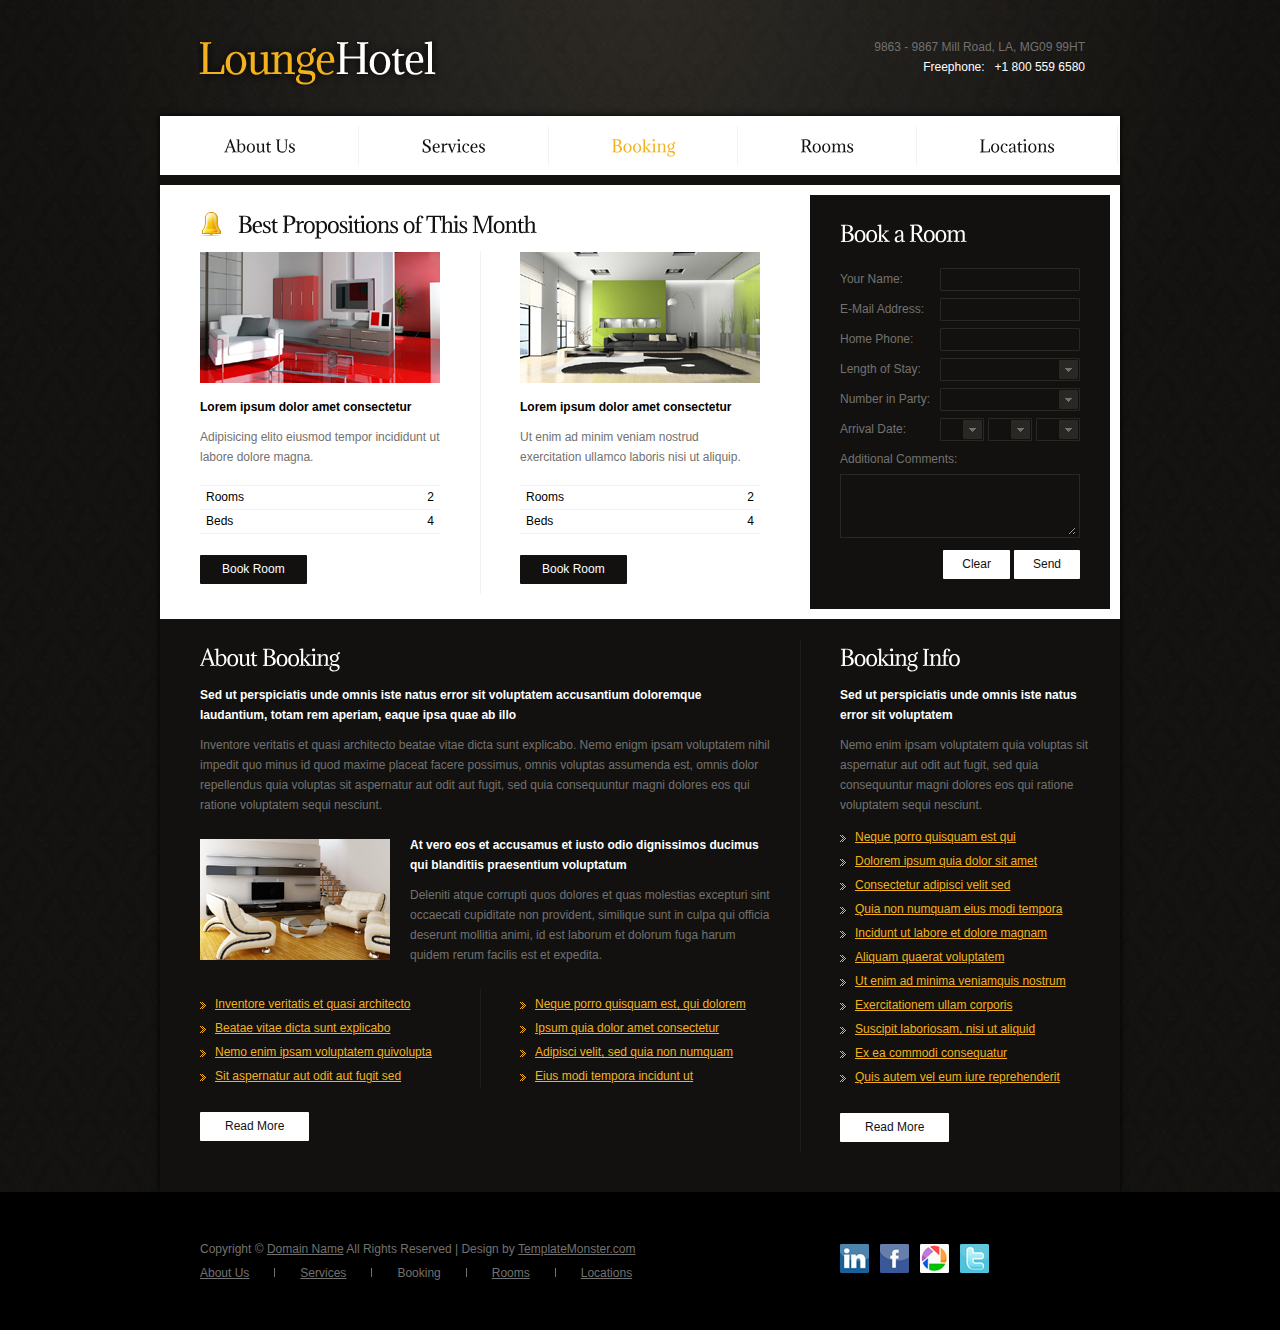
<file: TEMPS/booking.html>
<!DOCTYPE html>
<html lang="en">
<head>
<title>LoungeHotel | Booking</title>
<meta charset="utf-8">
<link rel="stylesheet" href="css/reset.css" type="text/css" media="all">
<link rel="stylesheet" href="css/layout.css" type="text/css" media="all">
<link rel="stylesheet" href="css/style.css" type="text/css" media="all">
<script type="text/javascript" src="js/jquery-1.6.js" ></script>
<script type="text/javascript" src="js/cufon-yui.js"></script>
<script type="text/javascript" src="js/cufon-replace.js"></script>
<script type="text/javascript" src="js/Adamina_400.font.js"></script>
<script type="text/javascript" src="js/jquery.jqtransform.js" ></script>
<script type="text/javascript" src="js/script.js" ></script>
<script type="text/javascript" src="js/atooltip.jquery.js"></script>
<!--[if lt IE 9]>
<script type="text/javascript" src="js/html5.js"></script>
<link rel="stylesheet" href="css/ie.css" type="text/css" media="all">
<![endif]-->
</head>
<body id="page3">
<div class="bg1">
  <div class="bg2">
    <div class="main">
      <!-- header -->
      <header>
        <h1><a href="index.html" id="logo">LoungeHotel</a></h1>
        <div class="department"> 9863 - 9867 Mill Road, LA, MG09 99HT<br>
          <span>Freephone: &nbsp; +1 800 559 6580</span> </div>
      </header>
      <div class="box">
        <nav>
          <ul id="menu">
            <li><a href="index.html">About Us</a></li>
            <li><a href="services.html">Services</a></li>
            <li class="active"><a href="booking.html">Booking</a></li>
            <li><a href="rooms.html">Rooms</a></li>
            <li><a href="locations.html">Locations</a></li>
          </ul>
        </nav>
        <!-- header end -->
        <!-- content -->
        <article id="content">
          <div class="box1">
            <div class="wrapper">
              <form action="#" id="form1">
                <h2>Book a Room</h2>
                <fieldset>
                  <div class="row">
                    <input type="text" class="input">
                    Your Name: </div>
                  <div class="row">
                    <input type="text" class="input">
                    E-Mail Address: </div>
                  <div class="row">
                    <input type="text" class="input">
                    Home Phone: </div>
                  <div class="row">
                    <div class="select1">
                      <select>
                        <option>&nbsp;</option>
                        <option>...</option>
                      </select>
                    </div>
                    Length of Stay: </div>
                  <div class="row">
                    <div class="select1">
                      <select>
                        <option>&nbsp;</option>
                        <option>...</option>
                      </select>
                    </div>
                    Number in Party: </div>
                  <div class="row">
                    <div class="select2">
                      <select>
                        <option>&nbsp;</option>
                        <option>...</option>
                      </select>
                    </div>
                    <div class="select2">
                      <select>
                        <option>&nbsp;</option>
                        <option>...</option>
                      </select>
                    </div>
                    <div class="select2">
                      <select>
                        <option>&nbsp;</option>
                        <option>...</option>
                      </select>
                    </div>
                    Arrival Date: </div>
                  <div class="row_textarea"> Additional Comments:
                    <textarea cols="1" rows="1"></textarea>
                  </div>
                  <div class="wrapper"> <a href="#" class="button1">Send</a> <a href="#" class="button1">Clear</a> </div>
                </fieldset>
              </form>
              <div class="col2 pad">
                <h2><img src="images/title_marker1.jpg" alt="">Best Propositions of This Month</h2>
                <div class="wrapper line1">
                  <div class="col3">
                    <figure class="pad_bot3"><img src="images/page3_img1.jpg" alt=""></figure>
                    <p class="pad_bot1"><strong class="color3">Lorem ipsum dolor amet consectetur</strong></p>
                    <p>Adipisicing elito eiusmod tempor incididunt ut labore dolore magna.</p>
                    <ul class="list2">
                      <li><span>2</span>Rooms</li>
                      <li><span>4</span>Beds</li>
                    </ul>
                    <a href="#" class="button2">Book Room</a> </div>
                  <div class="col3 pad_left2">
                    <figure class="pad_bot3"><img src="images/page3_img4.jpg" alt=""></figure>
                    <p class="pad_bot1"><strong class="color3">Lorem ipsum dolor amet consectetur</strong></p>
                    <p>Ut enim ad minim veniam nostrud exercitation ullamco laboris nisi ut aliquip.</p>
                    <ul class="list2">
                      <li><span>2</span>Rooms</li>
                      <li><span>4</span>Beds</li>
                    </ul>
                    <a href="#" class="button2">Book Room</a> </div>
                </div>
              </div>
            </div>
          </div>
          <div class="pad">
            <div class="wrapper line3">
              <div class="col2">
                <h2>About Booking</h2>
                <p class="pad_bot1"><strong class="color2">Sed ut perspiciatis unde omnis iste natus error sit voluptatem accusantium doloremque laudantium, totam rem aperiam, eaque ipsa quae ab illo</strong> </p>
                <p> Inventore veritatis et quasi architecto beatae vitae dicta sunt explicabo. Nemo enigm ipsam voluptatem nihil impedit quo minus id quod maxime placeat facere possimus, omnis voluptas assumenda est, omnis dolor repellendus quia voluptas sit aspernatur aut odit aut fugit, sed quia consequuntur magni dolores eos qui ratione voluptatem sequi nesciunt.</p>
                <div class="wrapper">
                  <figure class="left marg_right1"><img src="images/page3_img3.jpg" alt=""></figure>
                  <p class="pad_bot1"><strong class="color2">At vero eos et accusamus et iusto odio dignissimos ducimus qui blanditiis praesentium voluptatum</strong></p>
                  <p class="pad_bot2"> Deleniti atque corrupti quos dolores et quas molestias excepturi sint occaecati cupiditate non provident, similique sunt in culpa qui officia deserunt mollitia animi, id est laborum et dolorum fuga harum quidem rerum facilis est et expedita.</p>
                </div>
                <div class="pad_bot2">
                  <div class="wrapper line2">
                    <div class="col1">
                      <ul class="list1">
                        <li><a href="#">Inventore veritatis et quasi architecto</a></li>
                        <li><a href="#">Beatae vitae dicta sunt explicabo</a></li>
                        <li><a href="#">Nemo enim ipsam voluptatem quivolupta</a></li>
                        <li><a href="#">Sit aspernatur aut odit aut fugit sed</a></li>
                      </ul>
                    </div>
                    <div class="col1 pad_left1">
                      <ul class="list1">
                        <li><a href="#">Neque porro quisquam est, qui dolorem</a></li>
                        <li><a href="#">Ipsum quia dolor amet consectetur</a></li>
                        <li><a href="#">Adipisci velit, sed quia non numquam</a></li>
                        <li><a href="#">Eius modi tempora incidunt ut</a></li>
                      </ul>
                    </div>
                  </div>
                </div>
                <a href="#" class="button1">Read More</a> </div>
              <div class="col1 pad_left1">
                <h2>Booking Info</h2>
                <p class="pad_bot1"><strong class="color2">Sed ut perspiciatis unde omnis iste natus error sit voluptatem</strong></p>
                <p class="pad_bot1"> Nemo enim ipsam voluptatem quia voluptas sit aspernatur aut odit aut fugit, sed quia consequuntur magni dolores eos qui ratione voluptatem sequi nesciunt. </p>
                <ul class="list1 pad_bot2">
                  <li><a href="#">Neque porro quisquam est qui</a></li>
                  <li><a href="#">Dolorem ipsum quia dolor sit amet</a></li>
                  <li><a href="#">Consectetur adipisci velit sed</a></li>
                  <li><a href="#">Quia non numquam eius modi tempora</a></li>
                  <li><a href="#">Incidunt ut labore et dolore magnam</a></li>
                  <li><a href="#">Aliquam quaerat voluptatem</a></li>
                  <li><a href="#">Ut enim ad minima veniamquis nostrum</a></li>
                  <li><a href="#">Exercitationem ullam corporis</a></li>
                  <li><a href="#">Suscipit laboriosam, nisi ut aliquid</a></li>
                  <li><a href="#">Ex ea commodi consequatur</a></li>
                  <li><a href="#">Quis autem vel eum iure reprehenderit</a></li>
                </ul>
                <a href="#" class="button1">Read More</a> </div>
            </div>
          </div>
        </article>
        <!--content end-->
      </div>
    </div>
  </div>
</div>
<div class="main">
  <!-- footer -->
  <footer>
    <div class="col2">Copyright &copy; <a href="#">Domain Name</a> All Rights Reserved | Design by <a target="_blank" href="http://www.templatemonster.com/">TemplateMonster.com</a>
      <nav>
        <ul id="footer_menu">
          <li><a href="index.html">About Us</a></li>
          <li><a href="services.html">Services</a></li>
          <li class="active"><a href="booking.html">Booking</a></li>
          <li><a href="rooms.html">Rooms</a></li>
          <li class="last"><a href="locations.html">Locations</a></li>
        </ul>
      </nav>
    </div>
    <div class="col1 pad_left1">
      <ul id="icons">
        <li><a href="#" class="normaltip"><img src="images/icon1.jpg" alt=""></a></li>
        <li><a href="#" class="normaltip"><img src="images/icon2.jpg" alt=""></a></li>
        <li><a href="#" class="normaltip"><img src="images/icon3.jpg" alt=""></a></li>
        <li><a href="#" class="normaltip"><img src="images/icon4.jpg" alt=""></a></li>
      </ul>
    </div>
    <!-- {%FOOTER_LINK} -->
  </footer>
  <!-- footer end -->
</div>
<script type="text/javascript">Cufon.now();</script>
</body>
</html>
</file>
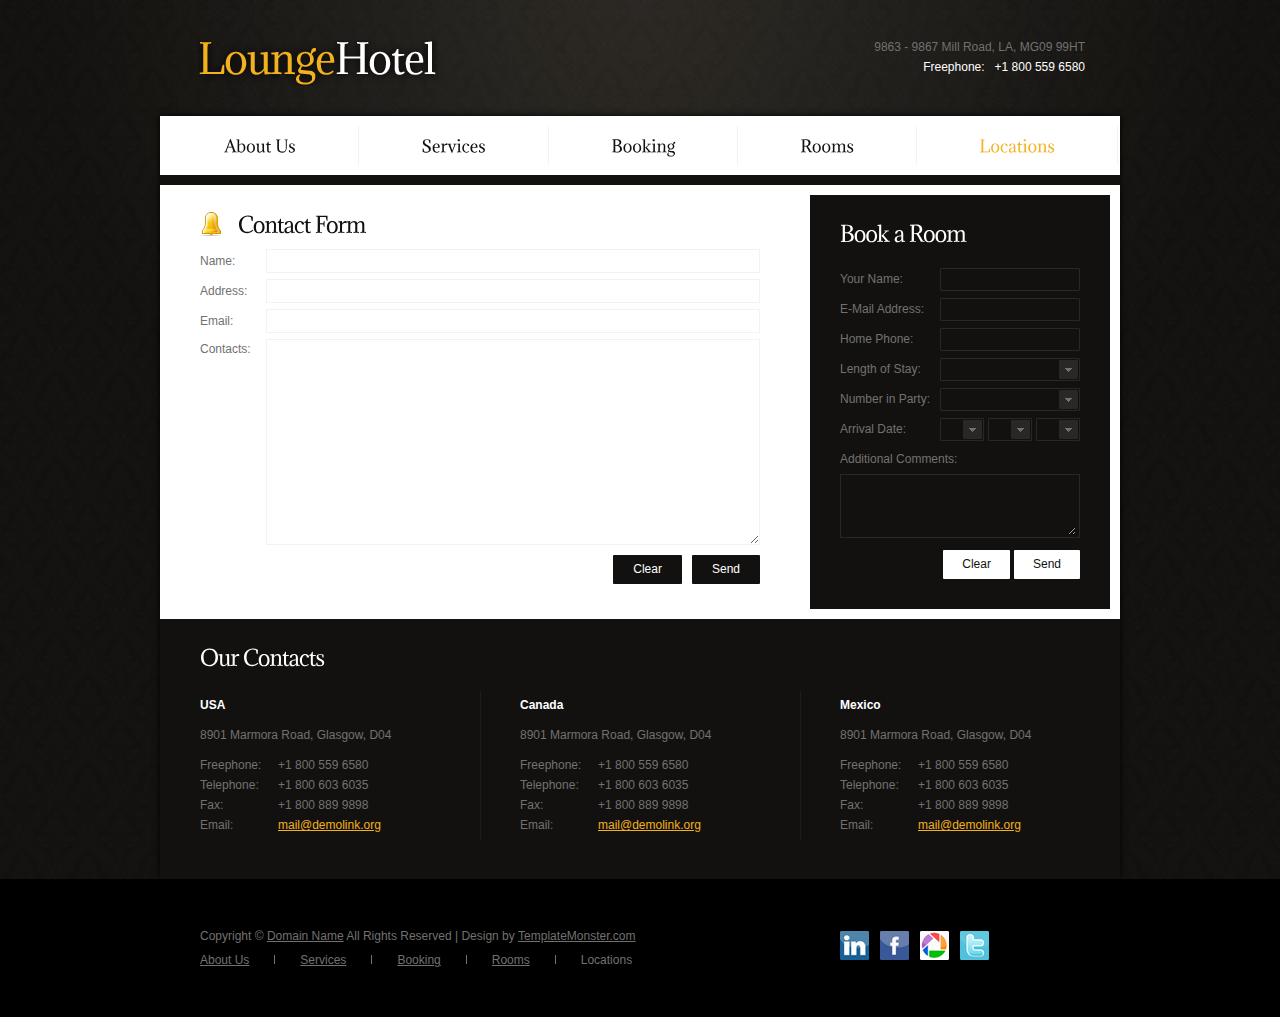
<file: TEMPS/locations.html>
<!DOCTYPE html>
<html lang="en">
<head>
<title>LoungeHotel | Locations</title>
<meta charset="utf-8">
<link rel="stylesheet" href="css/reset.css" type="text/css" media="all">
<link rel="stylesheet" href="css/layout.css" type="text/css" media="all">
<link rel="stylesheet" href="css/style.css" type="text/css" media="all">
<script type="text/javascript" src="js/jquery-1.6.js" ></script>
<script type="text/javascript" src="js/cufon-yui.js"></script>
<script type="text/javascript" src="js/cufon-replace.js"></script>
<script type="text/javascript" src="js/Adamina_400.font.js"></script>
<script type="text/javascript" src="js/jquery.jqtransform.js" ></script>
<script type="text/javascript" src="js/script.js" ></script>
<script type="text/javascript" src="js/atooltip.jquery.js"></script>
<!--[if lt IE 9]>
<script type="text/javascript" src="js/html5.js"></script>
<link rel="stylesheet" href="css/ie.css" type="text/css" media="all">
<![endif]-->
</head>
<body id="page5">
<div class="bg1">
  <div class="bg2">
    <div class="main">
      <!-- header -->
      <header>
        <h1><a href="index.html" id="logo">LoungeHotel</a></h1>
        <div class="department"> 9863 - 9867 Mill Road, LA, MG09 99HT<br>
          <span>Freephone: &nbsp; +1 800 559 6580</span> </div>
      </header>
      <div class="box">
        <nav>
          <ul id="menu">
            <li><a href="index.html">About Us</a></li>
            <li><a href="services.html">Services</a></li>
            <li><a href="booking.html">Booking</a></li>
            <li><a href="rooms.html">Rooms</a></li>
            <li class="active"><a href="locations.html">Locations</a></li>
          </ul>
        </nav>
        <!-- header end -->
        <!-- content -->
        <article id="content">
          <div class="box1">
            <div class="wrapper">
              <form action="#" id="form1">
                <h2>Book a Room</h2>
                <fieldset>
                  <div class="row">
                    <input type="text" class="input">
                    Your Name: </div>
                  <div class="row">
                    <input type="text" class="input">
                    E-Mail Address: </div>
                  <div class="row">
                    <input type="text" class="input">
                    Home Phone: </div>
                  <div class="row">
                    <div class="select1">
                      <select>
                        <option>&nbsp;</option>
                        <option>...</option>
                      </select>
                    </div>
                    Length of Stay: </div>
                  <div class="row">
                    <div class="select1">
                      <select>
                        <option>&nbsp;</option>
                        <option>...</option>
                      </select>
                    </div>
                    Number in Party: </div>
                  <div class="row">
                    <div class="select2">
                      <select>
                        <option>&nbsp;</option>
                        <option>...</option>
                      </select>
                    </div>
                    <div class="select2">
                      <select>
                        <option>&nbsp;</option>
                        <option>...</option>
                      </select>
                    </div>
                    <div class="select2">
                      <select>
                        <option>&nbsp;</option>
                        <option>...</option>
                      </select>
                    </div>
                    Arrival Date: </div>
                  <div class="row_textarea"> Additional Comments:
                    <textarea cols="1" rows="1"></textarea>
                  </div>
                  <div class="wrapper"> <a href="#" class="button1">Send</a> <a href="#" class="button1">Clear</a> </div>
                </fieldset>
              </form>
              <div class="col2 pad">
                <h2><img src="images/title_marker1.jpg" alt="">Contact Form</h2>
                <form id="ContactForm" action="#">
                  <div>
                    <div  class="wrapper">
                      <input type="text" class="input">
                      Name: </div>
                    <div  class="wrapper">
                      <input type="text" class="input">
                      Address: </div>
                    <div  class="wrapper">
                      <input type="text" class="input">
                      Email: </div>
                    <div  class="textarea_box">
                      <textarea name="textarea" cols="1" rows="1"></textarea>
                      Contacts: </div>
                    <a href="#" class="button2">Send</a> <a href="#" class="button2">Clear</a> </div>
                </form>
              </div>
            </div>
          </div>
          <div class="pad">
            <h2>Our Contacts</h2>
            <div class="line2">
              <div class="wrapper line3">
                <div class="col1">
                  <p class="pad_bot1"><strong class="color2">USA</strong></p>
                  <p class="pad_bot1">8901 Marmora Road, Glasgow, D04</p>
                  <p class="cols"> Freephone:<br>
                    Telephone:<br>
                    Fax:<br>
                    Email:</p>
                  +1 800 559 6580<br>
                  +1 800 603 6035<br>
                  +1 800 889 9898<br>
                  <a href="#" class="color1">mail@demolink.org</a> </div>
                <div class="col1 pad_left1">
                  <p class="pad_bot1"><strong class="color2">Canada</strong></p>
                  <p class="pad_bot1">8901 Marmora Road, Glasgow, D04</p>
                  <p class="cols"> Freephone:<br>
                    Telephone:<br>
                    Fax:<br>
                    Email:</p>
                  +1 800 559 6580<br>
                  +1 800 603 6035<br>
                  +1 800 889 9898<br>
                  <a href="#" class="color1">mail@demolink.org</a> </div>
                <div class="col1 pad_left1">
                  <p class="pad_bot1"><strong class="color2">Mexico</strong></p>
                  <p class="pad_bot1">8901 Marmora Road, Glasgow, D04</p>
                  <p class="cols"> Freephone:<br>
                    Telephone:<br>
                    Fax:<br>
                    Email:</p>
                  +1 800 559 6580<br>
                  +1 800 603 6035<br>
                  +1 800 889 9898<br>
                  <a href="#" class="color1">mail@demolink.org</a> </div>
              </div>
            </div>
          </div>
        </article>
        <!--content end-->
      </div>
    </div>
  </div>
</div>
<div class="main">
  <!-- footer -->
  <footer>
    <div class="col2">Copyright &copy; <a href="#">Domain Name</a> All Rights Reserved | Design by <a target="_blank" href="http://www.templatemonster.com/">TemplateMonster.com</a>
      <nav>
        <ul id="footer_menu">
          <li><a href="index.html">About Us</a></li>
          <li><a href="services.html">Services</a></li>
          <li><a href="booking.html">Booking</a></li>
          <li><a href="rooms.html">Rooms</a></li>
          <li class="last active"><a href="locations.html">Locations</a></li>
        </ul>
      </nav>
    </div>
    <div class="col1 pad_left1">
      <ul id="icons">
        <li><a href="#" class="normaltip"><img src="images/icon1.jpg" alt=""></a></li>
        <li><a href="#" class="normaltip"><img src="images/icon2.jpg" alt=""></a></li>
        <li><a href="#" class="normaltip"><img src="images/icon3.jpg" alt=""></a></li>
        <li><a href="#" class="normaltip"><img src="images/icon4.jpg" alt=""></a></li>
      </ul>
    </div>
    <!-- {%FOOTER_LINK} -->
  </footer>
  <!-- footer end -->
</div>
<script type="text/javascript">Cufon.now();</script>
</body>
</html>
</file>
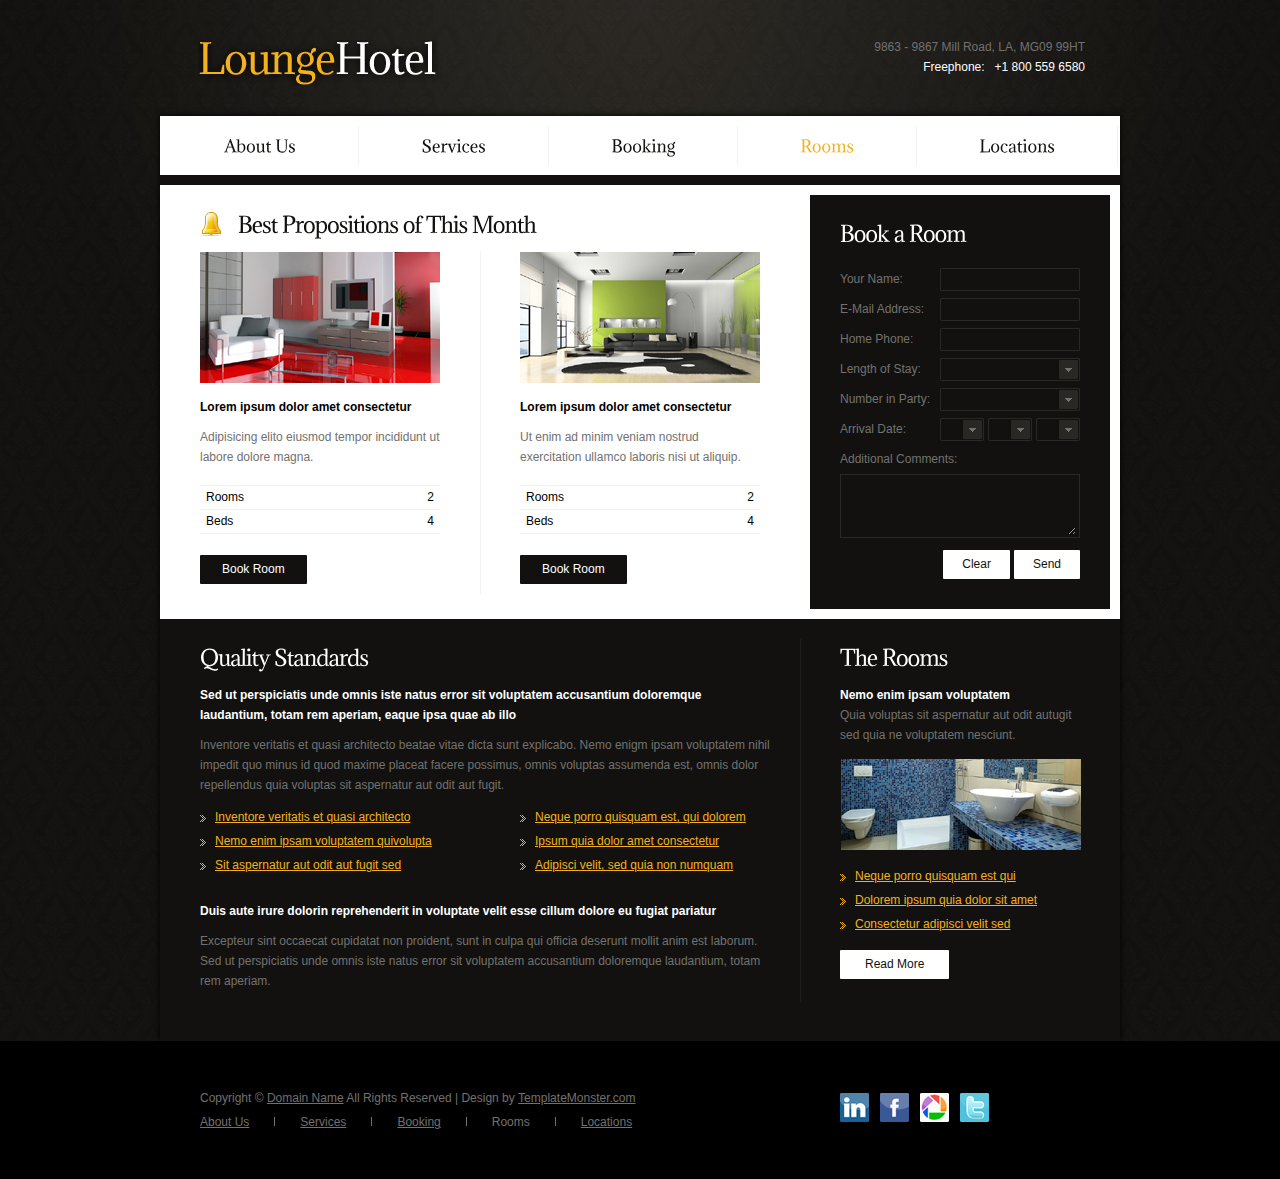
<file: TEMPS/rooms.html>
<!DOCTYPE html>
<html lang="en">
<head>
<title>LoungeHotel | Rooms</title>
<meta charset="utf-8">
<link rel="stylesheet" href="css/reset.css" type="text/css" media="all">
<link rel="stylesheet" href="css/layout.css" type="text/css" media="all">
<link rel="stylesheet" href="css/style.css" type="text/css" media="all">
<script type="text/javascript" src="js/jquery-1.6.js" ></script>
<script type="text/javascript" src="js/cufon-yui.js"></script>
<script type="text/javascript" src="js/cufon-replace.js"></script>
<script type="text/javascript" src="js/Adamina_400.font.js"></script>
<script type="text/javascript" src="js/jquery.jqtransform.js" ></script>
<script type="text/javascript" src="js/script.js" ></script>
<script type="text/javascript" src="js/atooltip.jquery.js"></script>
<!--[if lt IE 9]>
<script type="text/javascript" src="js/html5.js"></script>
<link rel="stylesheet" href="css/ie.css" type="text/css" media="all">
<![endif]-->
</head>
<body id="page4">
<div class="bg1">
  <div class="bg2">
    <div class="main">
      <!-- header -->
      <header>
        <h1><a href="index.html" id="logo">LoungeHotel</a></h1>
        <div class="department"> 9863 - 9867 Mill Road, LA, MG09 99HT<br>
          <span>Freephone: &nbsp; +1 800 559 6580</span> </div>
      </header>
      <div class="box">
        <nav>
          <ul id="menu">
            <li><a href="index.html">About Us</a></li>
            <li><a href="services.html">Services</a></li>
            <li><a href="booking.html">Booking</a></li>
            <li class="active"><a href="rooms.html">Rooms</a></li>
            <li><a href="locations.html">Locations</a></li>
          </ul>
        </nav>
        <!-- header end -->
        <!-- content -->
        <article id="content">
          <div class="box1">
            <div class="wrapper">
              <form action="#" id="form1">
                <h2>Book a Room</h2>
                <fieldset>
                  <div class="row">
                    <input type="text" class="input">
                    Your Name: </div>
                  <div class="row">
                    <input type="text" class="input">
                    E-Mail Address: </div>
                  <div class="row">
                    <input type="text" class="input">
                    Home Phone: </div>
                  <div class="row">
                    <div class="select1">
                      <select>
                        <option>&nbsp;</option>
                        <option>...</option>
                      </select>
                    </div>
                    Length of Stay: </div>
                  <div class="row">
                    <div class="select1">
                      <select>
                        <option>&nbsp;</option>
                        <option>...</option>
                      </select>
                    </div>
                    Number in Party: </div>
                  <div class="row">
                    <div class="select2">
                      <select>
                        <option>&nbsp;</option>
                        <option>...</option>
                      </select>
                    </div>
                    <div class="select2">
                      <select>
                        <option>&nbsp;</option>
                        <option>...</option>
                      </select>
                    </div>
                    <div class="select2">
                      <select>
                        <option>&nbsp;</option>
                        <option>...</option>
                      </select>
                    </div>
                    Arrival Date: </div>
                  <div class="row_textarea"> Additional Comments:
                    <textarea cols="1" rows="1"></textarea>
                  </div>
                  <div class="wrapper"> <a href="#" class="button1">Send</a> <a href="#" class="button1">Clear</a> </div>
                </fieldset>
              </form>
              <div class="col2 pad">
                <h2><img src="images/title_marker1.jpg" alt="">Best Propositions of This Month</h2>
                <div class="wrapper line1">
                  <div class="col3">
                    <figure class="pad_bot3"><img src="images/page3_img1.jpg" alt=""></figure>
                    <p class="pad_bot1"><strong class="color3">Lorem ipsum dolor amet consectetur</strong></p>
                    <p>Adipisicing elito eiusmod tempor incididunt ut labore dolore magna.</p>
                    <ul class="list2">
                      <li><span>2</span>Rooms</li>
                      <li><span>4</span>Beds</li>
                    </ul>
                    <a href="#" class="button2">Book Room</a> </div>
                  <div class="col3 pad_left2">
                    <figure class="pad_bot3"><img src="images/page3_img4.jpg" alt=""></figure>
                    <p class="pad_bot1"><strong class="color3">Lorem ipsum dolor amet consectetur</strong></p>
                    <p>Ut enim ad minim veniam nostrud exercitation ullamco laboris nisi ut aliquip.</p>
                    <ul class="list2">
                      <li><span>2</span>Rooms</li>
                      <li><span>4</span>Beds</li>
                    </ul>
                    <a href="#" class="button2">Book Room</a> </div>
                </div>
              </div>
            </div>
          </div>
          <div class="pad">
            <div class="wrapper line3">
              <div class="col2">
                <h2>Quality Standards</h2>
                <p class="pad_bot1"><strong class="color2">Sed ut perspiciatis unde omnis iste natus error sit voluptatem accusantium doloremque laudantium, totam rem aperiam, eaque ipsa quae ab illo</strong> </p>
                <p class="pad_bot1"> Inventore veritatis et quasi architecto beatae vitae dicta sunt explicabo. Nemo enigm ipsam voluptatem nihil impedit quo minus id quod maxime placeat facere possimus, omnis voluptas assumenda est, omnis dolor repellendus quia voluptas sit aspernatur aut odit aut fugit.</p>
                <div class="wrapper pad_bot2">
                  <div class="col1">
                    <ul class="list1">
                      <li><a href="#">Inventore veritatis et quasi architecto</a></li>
                      <li><a href="#">Nemo enim ipsam voluptatem quivolupta</a></li>
                      <li><a href="#">Sit aspernatur aut odit aut fugit sed</a></li>
                    </ul>
                  </div>
                  <div class="col1 pad_left1">
                    <ul class="list1">
                      <li><a href="#">Neque porro quisquam est, qui dolorem</a></li>
                      <li><a href="#">Ipsum quia dolor amet consectetur</a></li>
                      <li><a href="#">Adipisci velit, sed quia non numquam</a></li>
                    </ul>
                  </div>
                </div>
                <p class="pad_bot1"><strong class="color2">Duis aute irure dolorin reprehenderit in voluptate velit esse cillum dolore eu fugiat pariatur</strong></p>
                Excepteur sint occaecat cupidatat non proident, sunt in culpa qui officia deserunt mollit anim est laborum. Sed ut perspiciatis unde omnis iste natus error sit voluptatem accusantium doloremque laudantium, totam rem aperiam. </div>
              <div class="col1 pad_left1">
                <h2>The Rooms</h2>
                <p class="pad_bot1"><strong class="color2">Nemo enim ipsam voluptatem</strong><br>
                  Quia voluptas sit aspernatur aut odit autugit sed quia ne voluptatem nesciunt. </p>
                <figure class="pad_bot3"><img src="images/page4_img1.jpg" alt=""></figure>
                <ul class="list1 pad_bot3">
                  <li><a href="#">Neque porro quisquam est qui</a></li>
                  <li><a href="#">Dolorem ipsum quia dolor sit amet</a></li>
                  <li><a href="#">Consectetur adipisci velit sed</a></li>
                </ul>
                <a href="#" class="button1">Read More</a> </div>
            </div>
          </div>
        </article>
        <!--content end-->
      </div>
    </div>
  </div>
</div>
<div class="main">
  <!-- footer -->
  <footer>
    <div class="col2">Copyright &copy; <a href="#">Domain Name</a> All Rights Reserved | Design by <a target="_blank" href="http://www.templatemonster.com/">TemplateMonster.com</a>
      <nav>
        <ul id="footer_menu">
          <li><a href="index.html">About Us</a></li>
          <li><a href="services.html">Services</a></li>
          <li><a href="booking.html">Booking</a></li>
          <li class="active"><a href="rooms.html">Rooms</a></li>
          <li class="last"><a href="locations.html">Locations</a></li>
        </ul>
      </nav>
    </div>
    <div class="col1 pad_left1">
      <ul id="icons">
        <li><a href="#" class="normaltip"><img src="images/icon1.jpg" alt=""></a></li>
        <li><a href="#" class="normaltip"><img src="images/icon2.jpg" alt=""></a></li>
        <li><a href="#" class="normaltip"><img src="images/icon3.jpg" alt=""></a></li>
        <li><a href="#" class="normaltip"><img src="images/icon4.jpg" alt=""></a></li>
      </ul>
    </div>
    <!-- {%FOOTER_LINK} -->
  </footer>
  <!-- footer end -->
</div>
<script type="text/javascript">Cufon.now();</script>
</body>
</html>
</file>
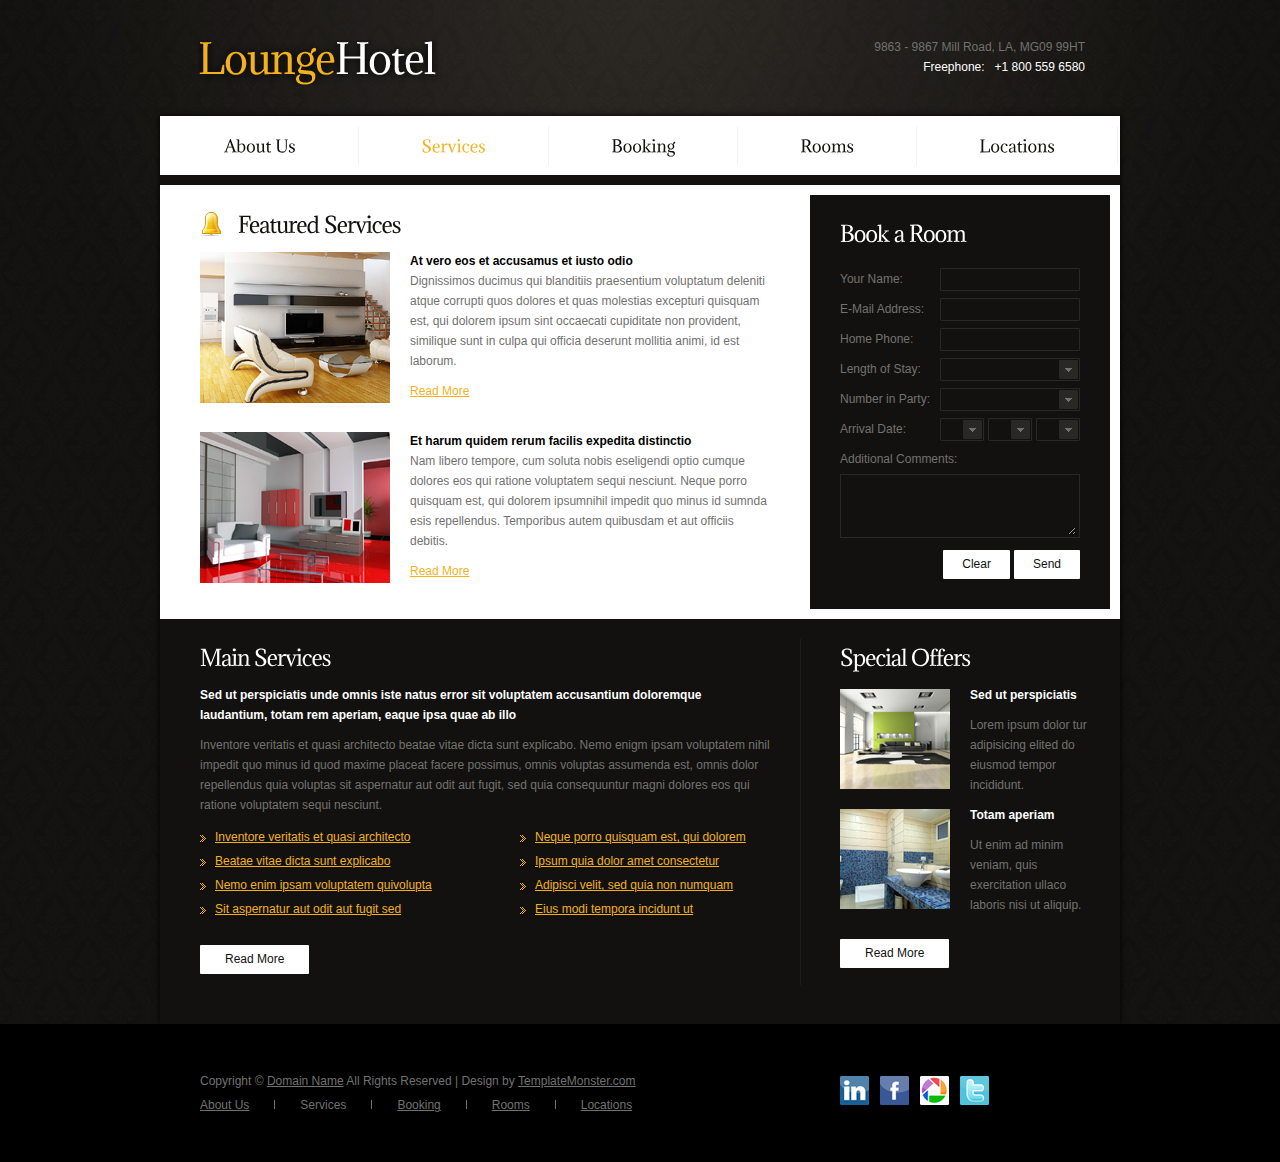
<file: TEMPS/services.html>
<!DOCTYPE html>
<html lang="en">
<head>
<title>LoungeHotel | Services</title>
<meta charset="utf-8">
<link rel="stylesheet" href="css/reset.css" type="text/css" media="all">
<link rel="stylesheet" href="css/layout.css" type="text/css" media="all">
<link rel="stylesheet" href="css/style.css" type="text/css" media="all">
<script type="text/javascript" src="js/jquery-1.6.js" ></script>
<script type="text/javascript" src="js/cufon-yui.js"></script>
<script type="text/javascript" src="js/cufon-replace.js"></script>
<script type="text/javascript" src="js/Adamina_400.font.js"></script>
<script type="text/javascript" src="js/jquery.jqtransform.js" ></script>
<script type="text/javascript" src="js/script.js" ></script>
<script type="text/javascript" src="js/atooltip.jquery.js"></script>
<!--[if lt IE 9]>		
<script type="text/javascript" src="js/html5.js"></script>
<link rel="stylesheet" href="css/ie.css" type="text/css" media="all">
<![endif]-->
</head>
<body id="page2">
<div class="bg1">
  <div class="bg2">
    <div class="main">
      <!-- header -->
      <header>
        <h1><a href="index.html" id="logo">LoungeHotel</a></h1>
        <div class="department"> 9863 - 9867 Mill Road, LA, MG09 99HT<br>
          <span>Freephone: &nbsp; +1 800 559 6580</span> </div>
      </header>
      <div class="box">
        <nav>
          <ul id="menu">
            <li><a href="index.html">About Us</a></li>
            <li class="active"><a href="services.html">Services</a></li>
            <li><a href="booking.html">Booking</a></li>
            <li><a href="rooms.html">Rooms</a></li>
            <li><a href="locations.html">Locations</a></li>
          </ul>
        </nav>
        <!-- header end -->
        <!-- content -->
        <article id="content">
          <div class="box1">
            <div class="wrapper">
              <form action="#" id="form1">
                <h2>Book a Room</h2>
                <fieldset>
                  <div class="row">
                    <input type="text" class="input">
                    Your Name: </div>
                  <div class="row">
                    <input type="text" class="input">
                    E-Mail Address: </div>
                  <div class="row">
                    <input type="text" class="input">
                    Home Phone: </div>
                  <div class="row">
                    <div class="select1">
                      <select>
                        <option>&nbsp;</option>
                        <option>...</option>
                      </select>
                    </div>
                    Length of Stay: </div>
                  <div class="row">
                    <div class="select1">
                      <select>
                        <option>&nbsp;</option>
                        <option>...</option>
                      </select>
                    </div>
                    Number in Party: </div>
                  <div class="row">
                    <div class="select2">
                      <select>
                        <option>&nbsp;</option>
                        <option>...</option>
                      </select>
                    </div>
                    <div class="select2">
                      <select>
                        <option>&nbsp;</option>
                        <option>...</option>
                      </select>
                    </div>
                    <div class="select2">
                      <select>
                        <option>&nbsp;</option>
                        <option>...</option>
                      </select>
                    </div>
                    Arrival Date: </div>
                  <div class="row_textarea"> Additional Comments:
                    <textarea cols="1" rows="1"></textarea>
                  </div>
                  <div class="wrapper"> <a href="#" class="button1">Send</a> <a href="#" class="button1">Clear</a> </div>
                </fieldset>
              </form>
              <div class="col2 pad">
                <h2><img src="images/title_marker1.jpg" alt="">Featured Services</h2>
                <div class="wrapper pad_bot2">
                  <figure class="left marg_right1"><img src="images/page2_img1.jpg" alt=""></figure>
                  <p class="pad_bot1"><strong class="color3">At vero eos et accusamus et iusto odio</strong><br>
                    Dignissimos ducimus qui blanditiis praesentium voluptatum deleniti atque corrupti quos dolores et quas molestias excepturi quisquam est, qui dolorem ipsum sint occaecati cupiditate non provident, similique sunt in culpa qui officia deserunt mollitia animi, id est laborum.</p>
                  <a href="#" class="color1">Read More</a> </div>
                <div class="wrapper">
                  <figure class="left marg_right1"><img src="images/page2_img2.jpg" alt=""></figure>
                  <p class="pad_bot1"><strong class="color3">Et harum quidem rerum facilis expedita distinctio</strong><br>
                    Nam libero tempore, cum soluta nobis eseligendi optio cumque dolores eos qui ratione voluptatem sequi nesciunt. Neque porro quisquam est, qui dolorem ipsumnihil impedit quo minus id sumnda esis repellendus. Temporibus autem quibusdam et aut officiis debitis.</p>
                  <a href="#" class="color1">Read More</a> </div>
              </div>
            </div>
          </div>
          <div class="pad">
            <div class="wrapper line3">
              <div class="col2">
                <h2>Main Services</h2>
                <p class="pad_bot1"><strong class="color2">Sed ut perspiciatis unde omnis iste natus error sit voluptatem accusantium doloremque laudantium, totam rem aperiam, eaque ipsa quae ab illo</strong> </p>
                <p class="pad_bot1"> Inventore veritatis et quasi architecto beatae vitae dicta sunt explicabo. Nemo enigm ipsam voluptatem nihil impedit quo minus id quod maxime placeat facere possimus, omnis voluptas assumenda est, omnis dolor repellendus quia voluptas sit aspernatur aut odit aut fugit, sed quia consequuntur magni dolores eos qui ratione voluptatem sequi nesciunt.</p>
                <div class="wrapper pad_bot2">
                  <div class="col1">
                    <ul class="list1">
                      <li><a href="#">Inventore veritatis et quasi architecto</a></li>
                      <li><a href="#">Beatae vitae dicta sunt explicabo</a></li>
                      <li><a href="#">Nemo enim ipsam voluptatem quivolupta</a></li>
                      <li><a href="#">Sit aspernatur aut odit aut fugit sed</a></li>
                    </ul>
                  </div>
                  <div class="col1 pad_left1">
                    <ul class="list1">
                      <li><a href="#">Neque porro quisquam est, qui dolorem</a></li>
                      <li><a href="#">Ipsum quia dolor amet consectetur</a></li>
                      <li><a href="#">Adipisci velit, sed quia non numquam</a></li>
                      <li><a href="#">Eius modi tempora incidunt ut</a></li>
                    </ul>
                  </div>
                </div>
                <a href="#" class="button1">Read More</a> </div>
              <div class="col1 pad_left1">
                <h2>Special Offers</h2>
                <div class="wrapper">
                  <figure class="left marg_right1"><img src="images/page2_img3.jpg" alt=""></figure>
                  <p class="pad_bot1"><strong class="color2">Sed ut perspiciatis</strong></p>
                  <p class="pad_bot1">Lorem ipsum dolor tur adipisicing elited do eiusmod tempor incididunt.</p>
                </div>
                <div class="wrapper">
                  <figure class="left marg_right1"><img src="images/page2_img4.jpg" alt=""></figure>
                  <p class="pad_bot1"><strong class="color2">Totam aperiam</strong></p>
                  <p class="pad_bot2">Ut enim ad minim veniam, quis exercitation ullaco laboris nisi ut aliquip.</p>
                </div>
                <a href="#" class="button1">Read More</a> </div>
            </div>
          </div>
        </article>
        <!--content end-->
      </div>
    </div>
  </div>
</div>
<div class="main">
  <!-- footer -->
  <footer>
    <div class="col2">Copyright &copy; <a href="#">Domain Name</a> All Rights Reserved | Design by <a target="_blank" href="http://www.templatemonster.com/">TemplateMonster.com</a>
      <nav>
        <ul id="footer_menu">
          <li><a href="index.html">About Us</a></li>
          <li class="active"><a href="services.html">Services</a></li>
          <li><a href="booking.html">Booking</a></li>
          <li><a href="rooms.html">Rooms</a></li>
          <li class="last"><a href="locations.html">Locations</a></li>
        </ul>
      </nav>
    </div>
    <div class="col1 pad_left1">
      <ul id="icons">
        <li><a href="#" class="normaltip"><img src="images/icon1.jpg" alt=""></a></li>
        <li><a href="#" class="normaltip"><img src="images/icon2.jpg" alt=""></a></li>
        <li><a href="#" class="normaltip"><img src="images/icon3.jpg" alt=""></a></li>
        <li><a href="#" class="normaltip"><img src="images/icon4.jpg" alt=""></a></li>
      </ul>
    </div>
    <!-- {%FOOTER_LINK} -->
  </footer>
  <!-- footer end -->
</div>
<script type="text/javascript">Cufon.now();</script>
</body>
</html>
</file>
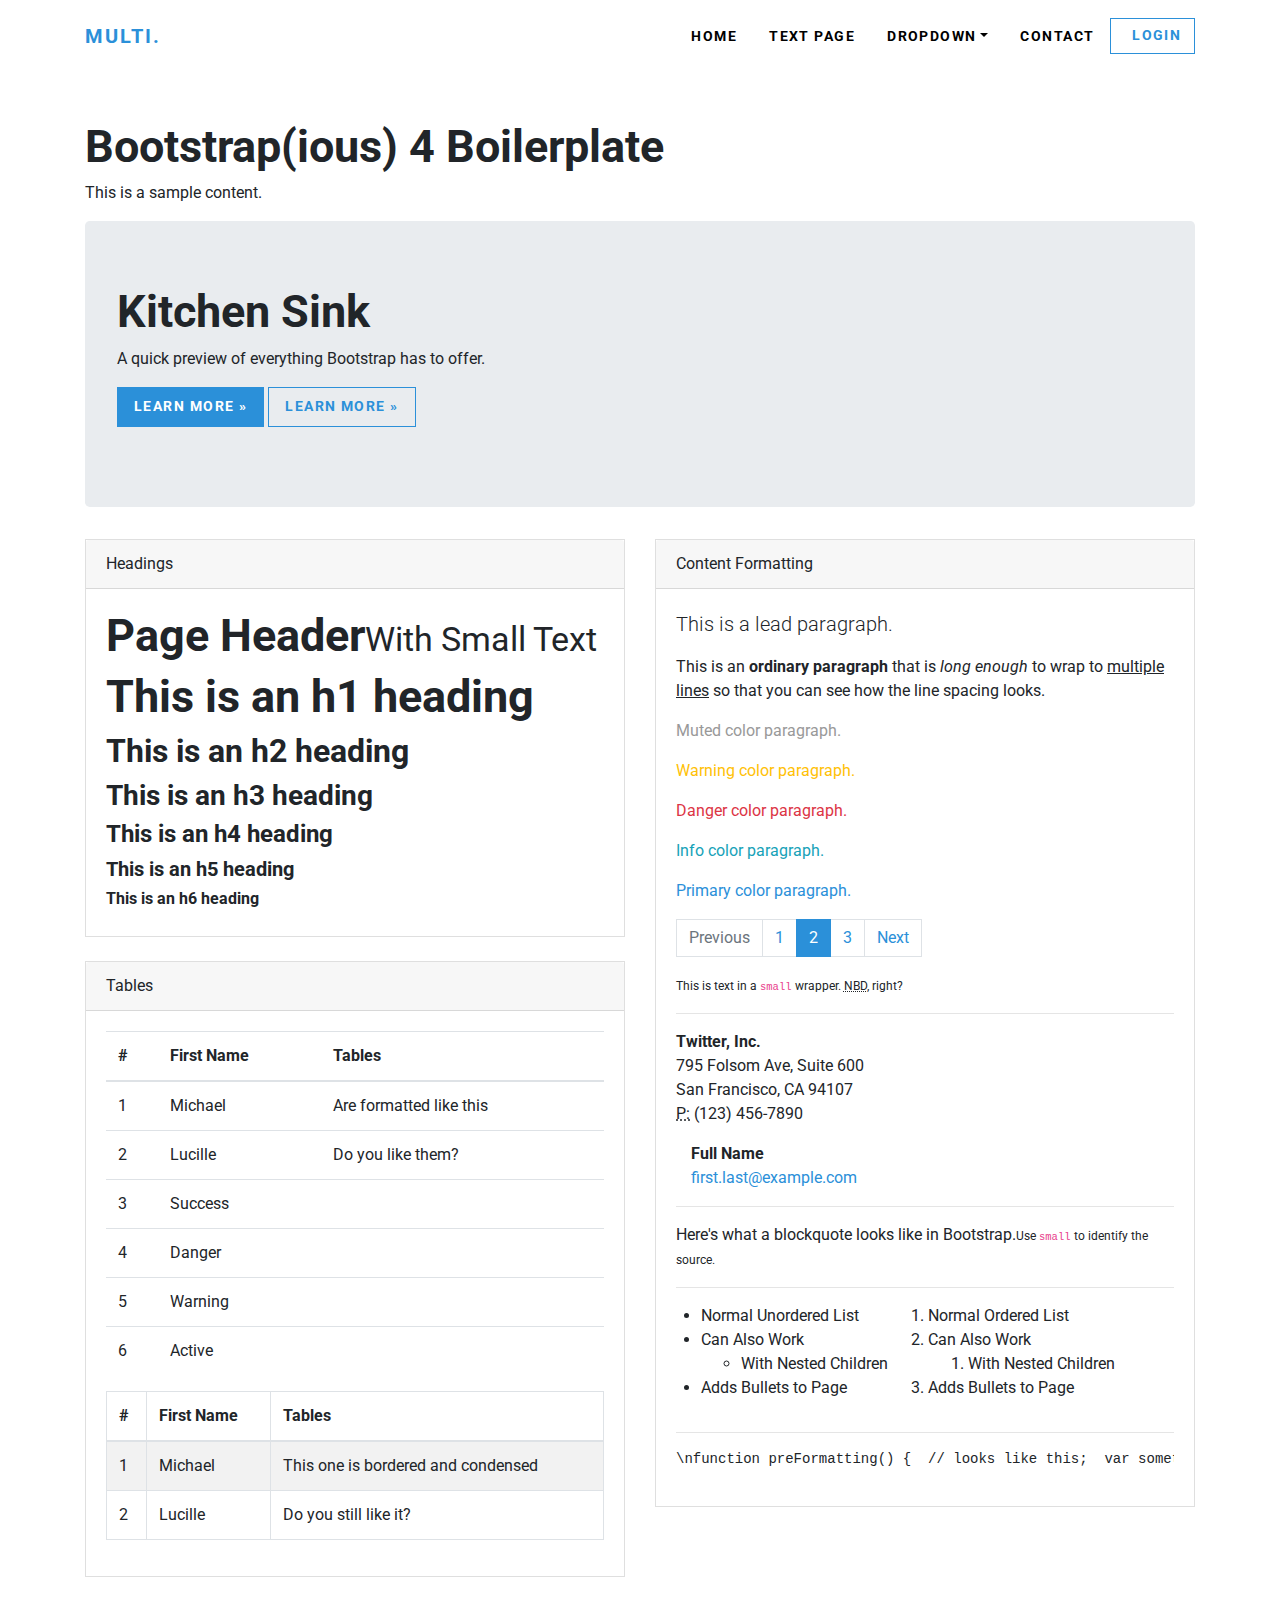
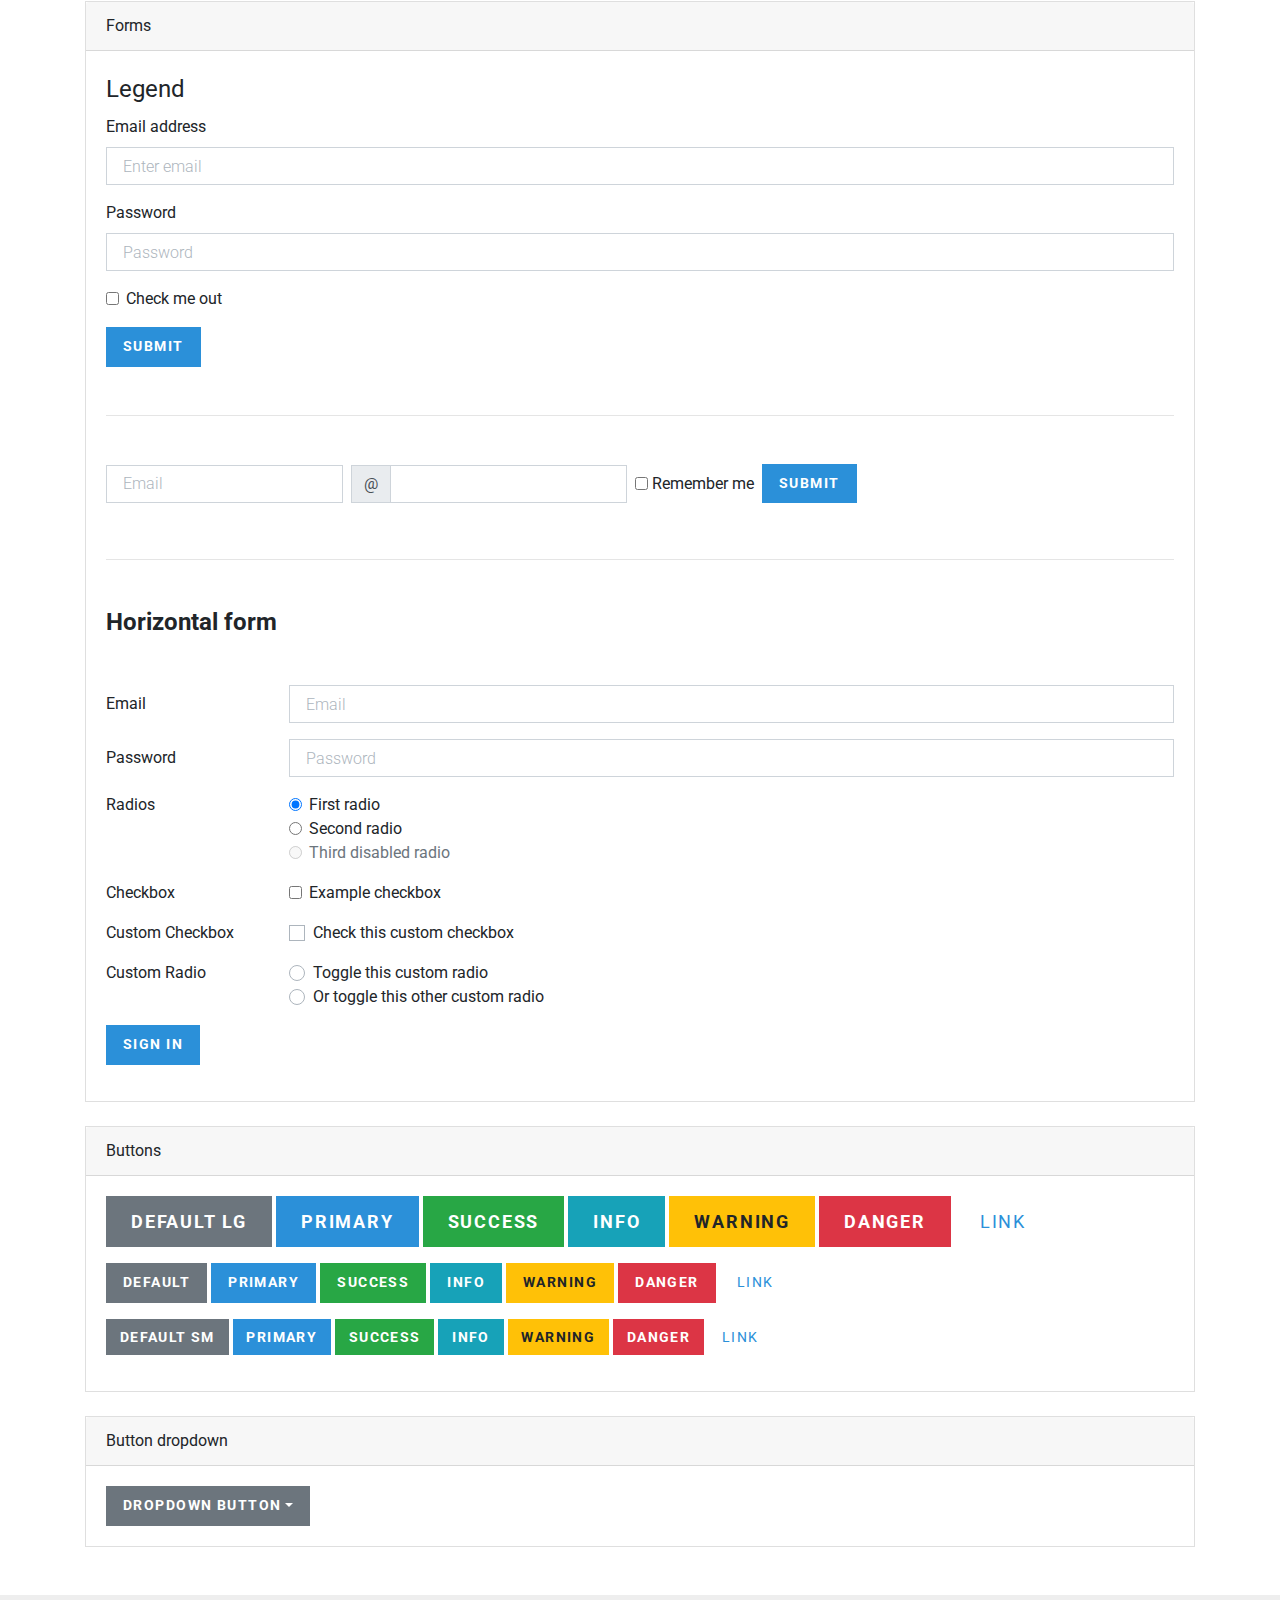
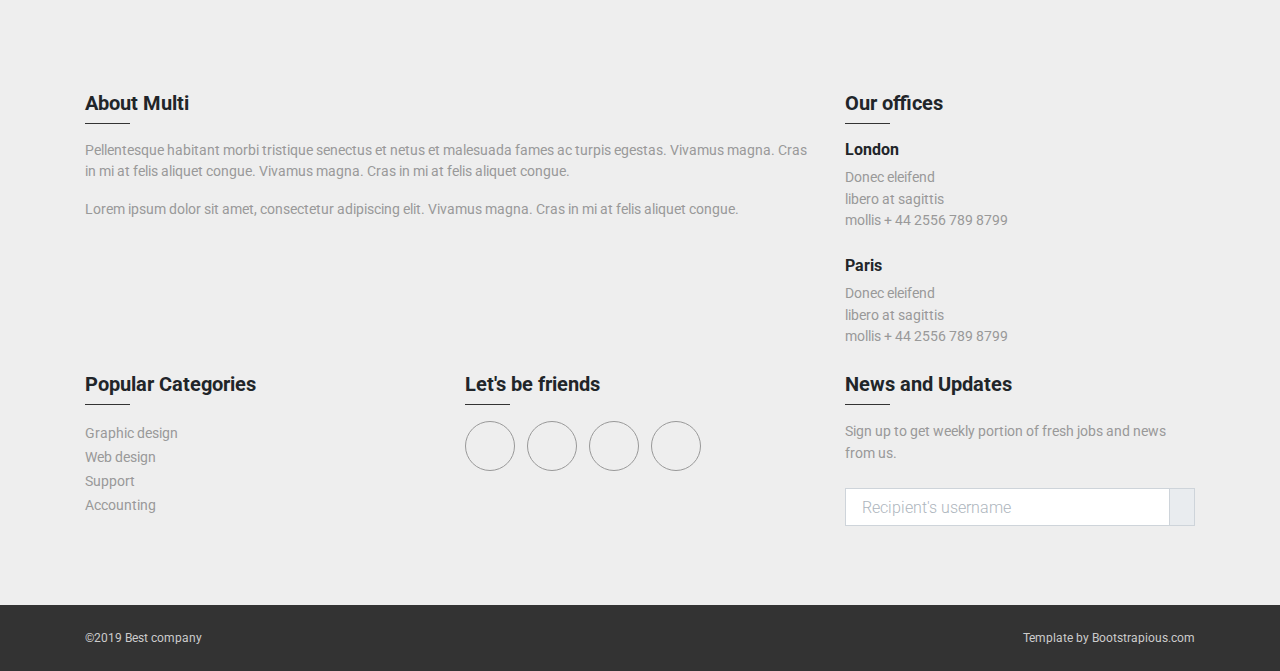
<file: TEMPS/yeni template/test.html>
<!DOCTYPE html>
<html>
  <head>
    <meta charset="utf-8">
    <meta http-equiv="X-UA-Compatible" content="IE=edge">
    <title>Multi - Multipurpose Bootstrap theme by Bootstrapious.com</title>
    <meta name="description" content="">
    <meta name="viewport" content="width=device-width, initial-scale=1">
    <meta name="robots" content="all,follow">
    <!-- Bootstrap CSS-->
    <link rel="stylesheet" href="vendor/bootstrap/css/bootstrap.min.css">
    <!-- Google fonts-->
    <link rel="stylesheet" href="https://fonts.googleapis.com/css?family=Roboto:300,400,700">
    <!-- Icon fonts-->
    <link rel="stylesheet" href="css/pe-icon-7-stroke.css">
    <!-- Lightbox CSS-->
    <link rel="stylesheet" href="vendor/lightbox2/css/lightbox.min.css">
    <!-- Leaflet CSS-->
    <link rel="stylesheet" href="vendor/leaflet/leaflet.css">
    <!-- theme stylesheet-->
    <link rel="stylesheet" href="css/style.default.css" id="theme-stylesheet">
    <!-- Custom stylesheet - for your changes-->
    <link rel="stylesheet" href="css/custom.css">
    <!-- Favicon-->
    <link rel="shortcut icon" href="img/favicon.png">
    <!-- Tweaks for older IEs--><!--[if lt IE 9]>
        <script src="https://oss.maxcdn.com/html5shiv/3.7.3/html5shiv.min.js"></script>
        <script src="https://oss.maxcdn.com/respond/1.4.2/respond.min.js"></script><![endif]-->
  </head>
  <body>
    <!-- navbar-->
    <header class="header">
      <nav class="navbar navbar-expand-lg py-lg-0">
        <div class="container"><a href="index.html" class="navbar-brand text-uppercase font-weight-bold">Multi.</a>
          <button type="button" data-toggle="collapse" data-target="#navbarSupportedContent" aria-controls="navbarSupportedContent" aria-expanded="false" aria-label="Toggle navigation" class="navbar-toggler navbar-toggler-right small"><span class="text-uppercase mr-2">Menu</span><i class="fas fa-bars"></i></button>
          <div id="navbarSupportedContent" class="collapse navbar-collapse">
            <ul class="navbar-nav ml-auto d-lg-flex align-items-lg-center">
              <li class="nav-item"><a href="index.html" class="nav-link font-weight-bold text-uppercase px-lg-3 py-lg-4">Home </a>
              </li>
              <li class="nav-item"><a href="text.html" class="nav-link font-weight-bold text-uppercase px-lg-3 py-lg-4">Text page </a>
              </li>
              <li class="nav-item dropdown"><a id="navbarDropdownMenuLink" href="#" data-toggle="dropdown" aria-haspopup="true" aria-expanded="false" class="nav-link font-weight-bold text-uppercase px-lg-3 py-lg-4 dropdown-toggle">Dropdown</a>
                <div aria-labelledby="navbarDropdownMenuLink" class="dropdown-menu mt-0"><a href="#" class="dropdown-item small text-uppercase">Dropdown item 1</a><a href="#" class="dropdown-item small text-uppercase">Dropdown item 2</a><a href="#" class="dropdown-item small text-uppercase">Dropdown item 3</a><a href="#" class="dropdown-item small text-uppercase">Dropdown item 4</a></div>
              </li>
              <li class="nav-item"><a href="contact.html" class="nav-link font-weight-bold text-uppercase px-lg-3 py-lg-4">Contact </a>
              </li>
              <li class="nav-item mt-4 mt-lg-0">
                <button type="button" data-toggle="modal" data-target="#loginModal" class="btn btn-outline-primary nav-btn btn-sm"> <i class="fas fa-sign-out-alt mr-2"></i>Login </button>
              </li>
            </ul>
          </div>
        </div>
      </nav>
    </header>
    <div id="loginModal" tabindex="-1" role="dialog" aria-lebelledby="loginModalLabel" aria-hidden="true" class="modal fade">
      <div role="document" class="modal-dialog modal-sm">
        <div class="modal-content rounded-0">
          <div class="modal-header">
            <h5 id="loginModalLabel" class="text-uppercase modal-title m-0">Customers login</h5>
            <button type="button" data-dismiss="modal" aria-label="Close" class="close"><span aria-hidden="true" class="small text-muted">&times;</span></button>
          </div>
          <div class="modal-body">
            <form action="">
              <div class="form-group">
                <input type="email" placeholder="email" class="form-control">
              </div>
              <div class="form-group">
                <input type="password" placeholder="password" class="form-control">
              </div>
              <div class="form-group text-center">
                <button type="submit" class="btn btn-outline-primary nav-btn btn-sm"> <i class="fas fa-sign-out-alt mr-2"></i>Login </button>
              </div>
            </form>
            <div class="text-center">   
              <p class="text-muted small">Not registered yet?</p>
              <p class="small text-muted"> <a href="#" class="font-weight-bold">Register now!</a> It is easy and done in 1 minute and gives you access to special discounts and much more!</p>
            </div>
          </div>
        </div>
      </div>
    </div>
    <div class="container py-5">
      <h1>Bootstrap(ious) 4 Boilerplate</h1>
      <p>This is a sample content.</p>
      <div class="jumbotron">
        <h1>Kitchen Sink</h1>
        <p>A quick preview of everything Bootstrap has to offer.</p>
        <p><a href="#" class="btn btn-primary btn-large">Learn more »</a> <a href="#" class="btn btn-outline-primary btn-large">Learn more »</a></p>
      </div>
      <div class="row">
        <div class="col-lg-6">
          <div id="headings" class="card mb-4">
            <div class="card-header">Headings</div>
            <div class="card-body">
              <h1 class="page-header">Page Header<small>With Small Text</small></h1>
              <h1>This is an h1 heading</h1>
              <h2>This is an h2 heading</h2>
              <h3>This is an h3 heading</h3>
              <h4>This is an h4 heading</h4>
              <h5>This is an h5 heading</h5>
              <h6>This is an h6 heading</h6>
            </div>
          </div>
          <div id="tables" class="card mb-4">
            <div class="card-header">Tables</div>
            <div class="card-body">
              <table class="table table-hover">
                <thead>
                  <tr>
                    <th>#</th>
                    <th>First Name</th>
                    <th>Tables</th>
                  </tr>
                </thead>
                <tbody>
                  <tr>
                    <td>1</td>
                    <td>Michael</td>
                    <td>Are formatted like this</td>
                  </tr>
                  <tr>
                    <td>2</td>
                    <td>Lucille</td>
                    <td>Do you like them?</td>
                  </tr>
                  <tr class="success">
                    <td>3</td>
                    <td>Success</td>
                    <td></td>
                  </tr>
                  <tr class="danger">
                    <td>4</td>
                    <td>Danger</td>
                    <td></td>
                  </tr>
                  <tr class="warning">
                    <td>5</td>
                    <td>Warning</td>
                    <td></td>
                  </tr>
                  <tr class="active">
                    <td>6</td>
                    <td>Active</td>
                    <td></td>
                  </tr>
                </tbody>
              </table>
              <table class="table table-striped table-bordered table-condensed">
                <thead>
                  <tr>
                    <th>#</th>
                    <th>First Name</th>
                    <th>Tables</th>
                  </tr>
                </thead>
                <tbody>
                  <tr>
                    <td>1</td>
                    <td>Michael</td>
                    <td>This one is bordered and condensed</td>
                  </tr>
                  <tr>
                    <td>2</td>
                    <td>Lucille</td>
                    <td>Do you still like it?</td>
                  </tr>
                </tbody>
              </table>
            </div>
          </div>
        </div>
        <div class="col-lg-6">
          <div id="content-formatting" class="card mb-4">
            <div class="card-header">Content Formatting</div>
            <div class="card-body">
              <p class="lead">This is a lead paragraph.</p>
              <p>This is an <b>ordinary paragraph</b> that is <i>long enough</i> to wrap to 
                <u>multiple lines</u> so that you can see how the line spacing looks.
              </p>
              <p class="text-muted">Muted color paragraph.</p>
              <p class="text-warning">Warning color paragraph.</p>
              <p class="text-danger">Danger color paragraph.</p>
              <p class="text-info">Info color paragraph.</p>
              <p class="text-primary">Primary color paragraph.</p>
              <nav aria-label="...">
                <ul class="pagination">
                  <li class="page-item disabled"><span class="page-link">Previous</span></li>
                  <li class="page-item"><a href="#" class="page-link">1</a></li>
                  <li class="page-item active"><span class="page-link">2<span class="sr-only">(current)</span></span></li>
                  <li class="page-item"><a href="#" class="page-link">3</a></li>
                  <li class="page-item"><a href="#" class="page-link">Next</a></li>
                </ul>
              </nav>
              <p><small>This is text in a <code>small</code> wrapper. <abbr title="No Big Deal">NBD</abbr>, right?</small></p>
              <hr>
              <address><strong>Twitter, Inc.</strong><br> 795 Folsom Ave, Suite 600<br> San Francisco, CA 94107<br><abbr title="Phone">P:</abbr> (123) 456-7890</address>
              <address class="col-6"><strong>Full Name</strong><br><a href="mailto:#">first.last@example.com</a></address>
              <hr>
              <blockquote>Here's what a blockquote looks like in Bootstrap.<small>Use <code>small</code> to identify the source.</small></blockquote>
              <hr>
              <div class="row">
                <div class="col-xs-6">
                  <ul>
                    <li>Normal Unordered List</li>
                    <li>Can Also Work
                      <ul>
                        <li>With Nested Children</li>
                      </ul>
                    </li>
                    <li>Adds Bullets to Page</li>
                  </ul>
                </div>
                <div class="col-xs-6">
                  <ol>
                    <li>Normal Ordered List</li>
                    <li>Can Also Work
                      <ol>
                        <li>With Nested Children</li>
                      </ol>
                    </li>
                    <li>Adds Bullets to Page</li>
                  </ol>
                </div>
              </div>
              <hr>
              <pre>\nfunction preFormatting() {  // looks like this;  var something = somethingElse;  return true;}                        </pre>
            </div>
          </div>
        </div>
      </div>
      <div id="forms" class="card mb-4">
        <div class="card-header">Forms</div>
        <div class="card-body">
          <form>
            <fieldset>
              <legend>Legend</legend>
              <div class="form-group">
                <label for="exampleInputEmail">Email address</label>
                <input id="exampleInputEmail" type="text" placeholder="Enter email" class="form-control">
              </div>
              <div class="form-group">
                <label for="exampleInputPassword">Password</label>
                <input id="exampleInputPassword" type="password" placeholder="Password" class="form-control">
              </div>
              <div class="form-check form-group">
                <input id="checkbox-1" type="checkbox" class="form-check-input">
                <label for="checkbox-1" class="form-check-label">Check me out</label>
              </div>
              <button type="submit" class="btn btn-primary">Submit</button>
            </fieldset>
          </form>
          <hr class="my-5">
          <form class="form-inline">
            <input type="text" placeholder="Email" class="form-control mb-2 mr-sm-2">
            <label for="inlineFormInputGroupUsername2" class="sr-only">Username</label>
            <div class="input-group mb-2 mr-sm-2">
              <div class="input-group-prepend">
                <div class="input-group-text">@</div>
              </div>
              <input id="inlineFormInputGroupUsername2" type="text" class="form-control">
            </div>
            <div class="form-check mb-2 mr-sm-2">
              <input id="inlineFormCheck" type="checkbox" class="form-check-input">
              <label for="inlineFormCheck" class="form-check-label">Remember me</label>
            </div>
            <button type="submit" class="btn btn-primary mb-2">Submit</button>
          </form>
          <hr class="my-5">
          <h4 class="mb-5">Horizontal form</h4>
          <form>
            <div class="form-group row">
              <label for="inputEmail3" class="col-sm-2 col-form-label">Email</label>
              <div class="col-sm-10">
                <input id="inputEmail3" type="email" placeholder="Email" class="form-control">
              </div>
            </div>
            <div class="form-group row">
              <label for="inputPassword3" class="col-sm-2 col-form-label">Password</label>
              <div class="col-sm-10">
                <input id="inputPassword3" type="password" placeholder="Password" class="form-control">
              </div>
            </div>
            <fieldset class="form-group">
              <div class="row">
                <legend class="col-form-label col-sm-2 pt-0">Radios</legend>
                <div class="col-sm-10">
                  <div class="form-check">
                    <input id="gridRadios1" type="radio" name="gridRadios" value="option1" checked="" class="form-check-input">
                    <label for="gridRadios1" class="form-check-label">First radio</label>
                  </div>
                  <div class="form-check">
                    <input id="gridRadios2" type="radio" name="gridRadios" value="option2" class="form-check-input">
                    <label for="gridRadios2" class="form-check-label">Second radio</label>
                  </div>
                  <div class="form-check disabled">
                    <input id="gridRadios3" type="radio" name="gridRadios" value="option3" disabled="" class="form-check-input">
                    <label for="gridRadios3" class="form-check-label">Third disabled radio</label>
                  </div>
                </div>
              </div>
            </fieldset>
            <div class="form-group row">
              <div class="col-sm-2">Checkbox</div>
              <div class="col-sm-10">
                <div class="form-check">
                  <input id="gridCheck1" type="checkbox" class="form-check-input">
                  <label for="gridCheck1" class="form-check-label">Example checkbox</label>
                </div>
              </div>
            </div>
            <div class="form-group row">                                   
              <div class="col-sm-2">Custom Checkbox</div>
              <div class="col-sm-10">
                <div class="custom-control custom-checkbox">
                  <input id="customCheck1" type="checkbox" class="custom-control-input">
                  <label for="customCheck1" class="custom-control-label">Check this custom checkbox</label>
                </div>
              </div>
            </div>
            <div class="form-group row">                                   
              <div class="col-sm-2">Custom Radio</div>
              <div class="col-sm-10">
                <div class="custom-control custom-radio">
                  <input id="customRadio1" type="radio" name="customRadio" class="custom-control-input">
                  <label for="customRadio1" class="custom-control-label">Toggle this custom radio</label>
                </div>
                <div class="custom-control custom-radio">
                  <input id="customRadio2" type="radio" name="customRadio" class="custom-control-input">
                  <label for="customRadio2" class="custom-control-label">Or toggle this other custom radio</label>
                </div>
              </div>
            </div>
            <div class="form-group row">
              <div class="col-sm-10">
                <button type="submit" class="btn btn-primary">Sign in</button>
              </div>
            </div>
          </form>
        </div>
      </div>
      <div id="buttons" class="card mb-4">
        <div class="card-header">Buttons</div>
        <div class="card-body">
          <p>
            <button type="button" class="btn btn-lg btn-secondary">Default Lg</button>
            <button type="button" class="btn btn-lg btn-primary">Primary</button>
            <button type="button" class="btn btn-lg btn-success">Success</button>
            <button type="button" class="btn btn-lg btn-info">Info</button>
            <button type="button" class="btn btn-lg btn-warning">Warning</button>
            <button type="button" class="btn btn-lg btn-danger">Danger</button>
            <button type="button" class="btn btn-lg btn-link">Link</button>
          </p>
          <p>
            <button type="button" class="btn btn-secondary">Default </button>
            <button type="button" class="btn btn-primary">Primary</button>
            <button type="button" class="btn btn-success">Success</button>
            <button type="button" class="btn btn-info">Info</button>
            <button type="button" class="btn btn-warning">Warning</button>
            <button type="button" class="btn btn-danger">Danger</button>
            <button type="button" class="btn btn-link">Link</button>
          </p>
          <p>
            <button type="button" class="btn btn-sm btn-secondary">Default Sm</button>
            <button type="button" class="btn btn-sm btn-primary">Primary</button>
            <button type="button" class="btn btn-sm btn-success">Success</button>
            <button type="button" class="btn btn-sm btn-info">Info</button>
            <button type="button" class="btn btn-sm btn-warning">Warning</button>
            <button type="button" class="btn btn-sm btn-danger">Danger</button>
            <button type="button" class="btn btn-sm btn-link">Link</button>
          </p>
        </div>
      </div>
      <div class="card">
        <div class="card-header">Button dropdown</div>
        <div class="card-body">
          <div class="dropdown">
            <button id="dropdownMenuButton" type="button" data-toggle="dropdown" aria-haspopup="true" aria-expanded="false" class="btn btn-secondary dropdown-toggle">Dropdown button</button>
            <div aria-labelledby="dropdownMenuButton" class="dropdown-menu"><a href="#" class="dropdown-item">Action</a><a href="#" class="dropdown-item">Another action</a><a href="#" class="dropdown-item">Something else here</a></div>
          </div>
        </div>
      </div>
    </div>
    <footer style="background: #eee;" class="pt-5">
      <div class="container py-5">
        <div class="row">
          <div class="col-lg-8 col-md-6 mb-4">
            <h5 class="lined lined-dark mb-3">About Multi</h5>
            <p class="text-muted text-small">Pellentesque habitant morbi tristique senectus et netus et malesuada fames ac turpis egestas. Vivamus magna. Cras in mi at felis aliquet congue. Vivamus magna. Cras in mi at felis aliquet congue.</p>
            <p class="text-muted text-small">Lorem ipsum dolor sit amet, consectetur adipiscing elit. Vivamus magna. Cras in mi at felis aliquet congue.</p>
          </div>
          <div class="col-lg-4 col-md-6 mb-4">
            <h5 class="lined lined-dark mb-3">Our offices</h5>
            <h6>London</h6>
            <p class="text-muted mb-0 text-small">Donec eleifend</p>
            <p class="text-muted mb-0 text-small">libero at sagittis</p>
            <p class="text-muted mb-4 text-small">mollis + 44 2556 789 8799 </p>
            <h6>Paris</h6>
            <p class="text-muted mb-0 text-small">Donec eleifend</p>
            <p class="text-muted mb-0 text-small">libero at sagittis</p>
            <p class="text-muted mb-0 text-small">mollis + 44 2556 789 8799 </p>
          </div>
          <div class="col-lg-4 col-md-6 mb-4">
            <h5 class="lined lined-dark mb-3">Popular Categories</h5>
            <ul class="list-unstyled">
              <li><a href="#" class="footer-link text-small">Graphic design</a></li>
              <li><a href="#" class="footer-link text-small">Web design</a></li>
              <li><a href="#" class="footer-link text-small">Support</a></li>
              <li><a href="#" class="footer-link text-small">Accounting</a></li>
            </ul>
          </div>
          <div class="col-lg-4 col-md-6 mb-4">
            <h5 class="lined lined-dark mb-3">Let's be friends</h5>
            <ul class="list-inline">
              <li class="list-inline-item"><a href="#" class="social-link"><i class="fab fa-facebook-f"></i></a></li>
              <li class="list-inline-item"><a href="#" class="social-link"><i class="fab fa-google-plus-g"></i></a></li>
              <li class="list-inline-item"><a href="#" class="social-link"><i class="fab fa-twitter"></i></a></li>
              <li class="list-inline-item"><a href="#" class="social-link"><i class="fas fa-envelope"></i></a></li>
            </ul>
          </div>
          <div class="col-lg-4 col-md-6">
            <h5 class="lined lined-dark mb-3">News and Updates</h5>
            <p class="text-muted mb-4 text-small">Sign up to get weekly portion of fresh jobs and news from us.
              <form action="#">
                <div class="input-group mb-3">
                  <input type="text" placeholder="Recipient's username" aria-label="Recipient's username" aria-describedby="basic-addon2" class="form-control">
                  <div class="input-group-append">
                    <button id="basic-addon2" type="submit" class="input-group-text"><i class="fas fa-paper-plane"></i></button>
                  </div>
                </div>
              </form>
            </p>
          </div>
        </div>
      </div>
      <div class="bg-dark py-4">    
        <div class="container">
          <div class="row">
            <div class="col-lg-6 text-center text-lg-left mb-1 mb-lg-0">
              <p class="small text-gray mb-0">©2019 Best company</p>
            </div>
            <div class="col-lg-6 text-center text-lg-right">
              <p class="small text-gray mb-0">Template by <a href="https://bootstrapious.com" class="text-gray">Bootstrapious.com</a></p>
            </div>
          </div>
        </div>
      </div>
    </footer>
    <!-- JavaScript files-->
    <script src="vendor/jquery/jquery.min.js"></script>
    <script src="vendor/bootstrap/js/bootstrap.bundle.min.js"></script>
    <script src="vendor/lightbox2/js/lightbox.min.js"></script>
    <script src="vendor/leaflet/leaflet.js"></script>
    <script src="js/front.js"></script>
    <!-- FontAwesome CSS - loading as last, so it doesn't block rendering-->
    <link rel="stylesheet" href="https://use.fontawesome.com/releases/v5.7.1/css/all.css" integrity="sha384-fnmOCqbTlWIlj8LyTjo7mOUStjsKC4pOpQbqyi7RrhN7udi9RwhKkMHpvLbHG9Sr" crossorigin="anonymous">
  </body>
</html>
</file>
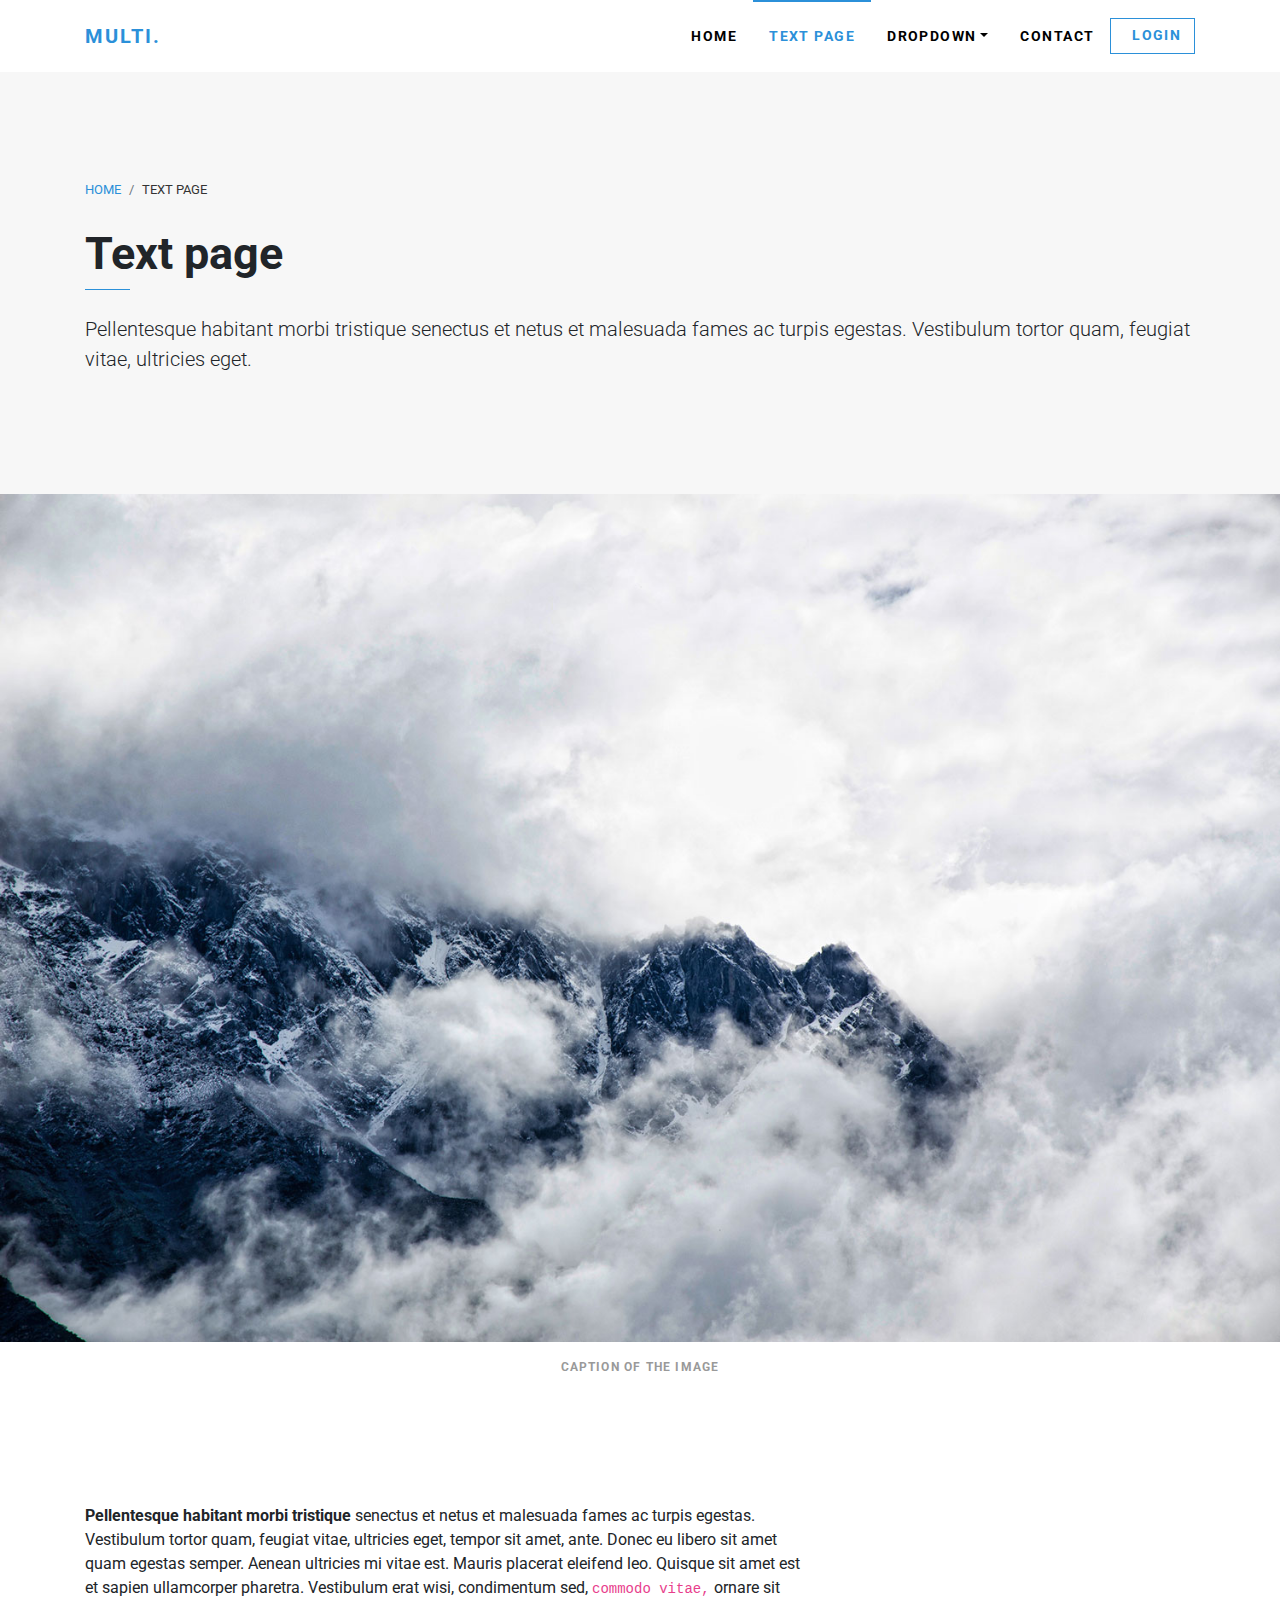
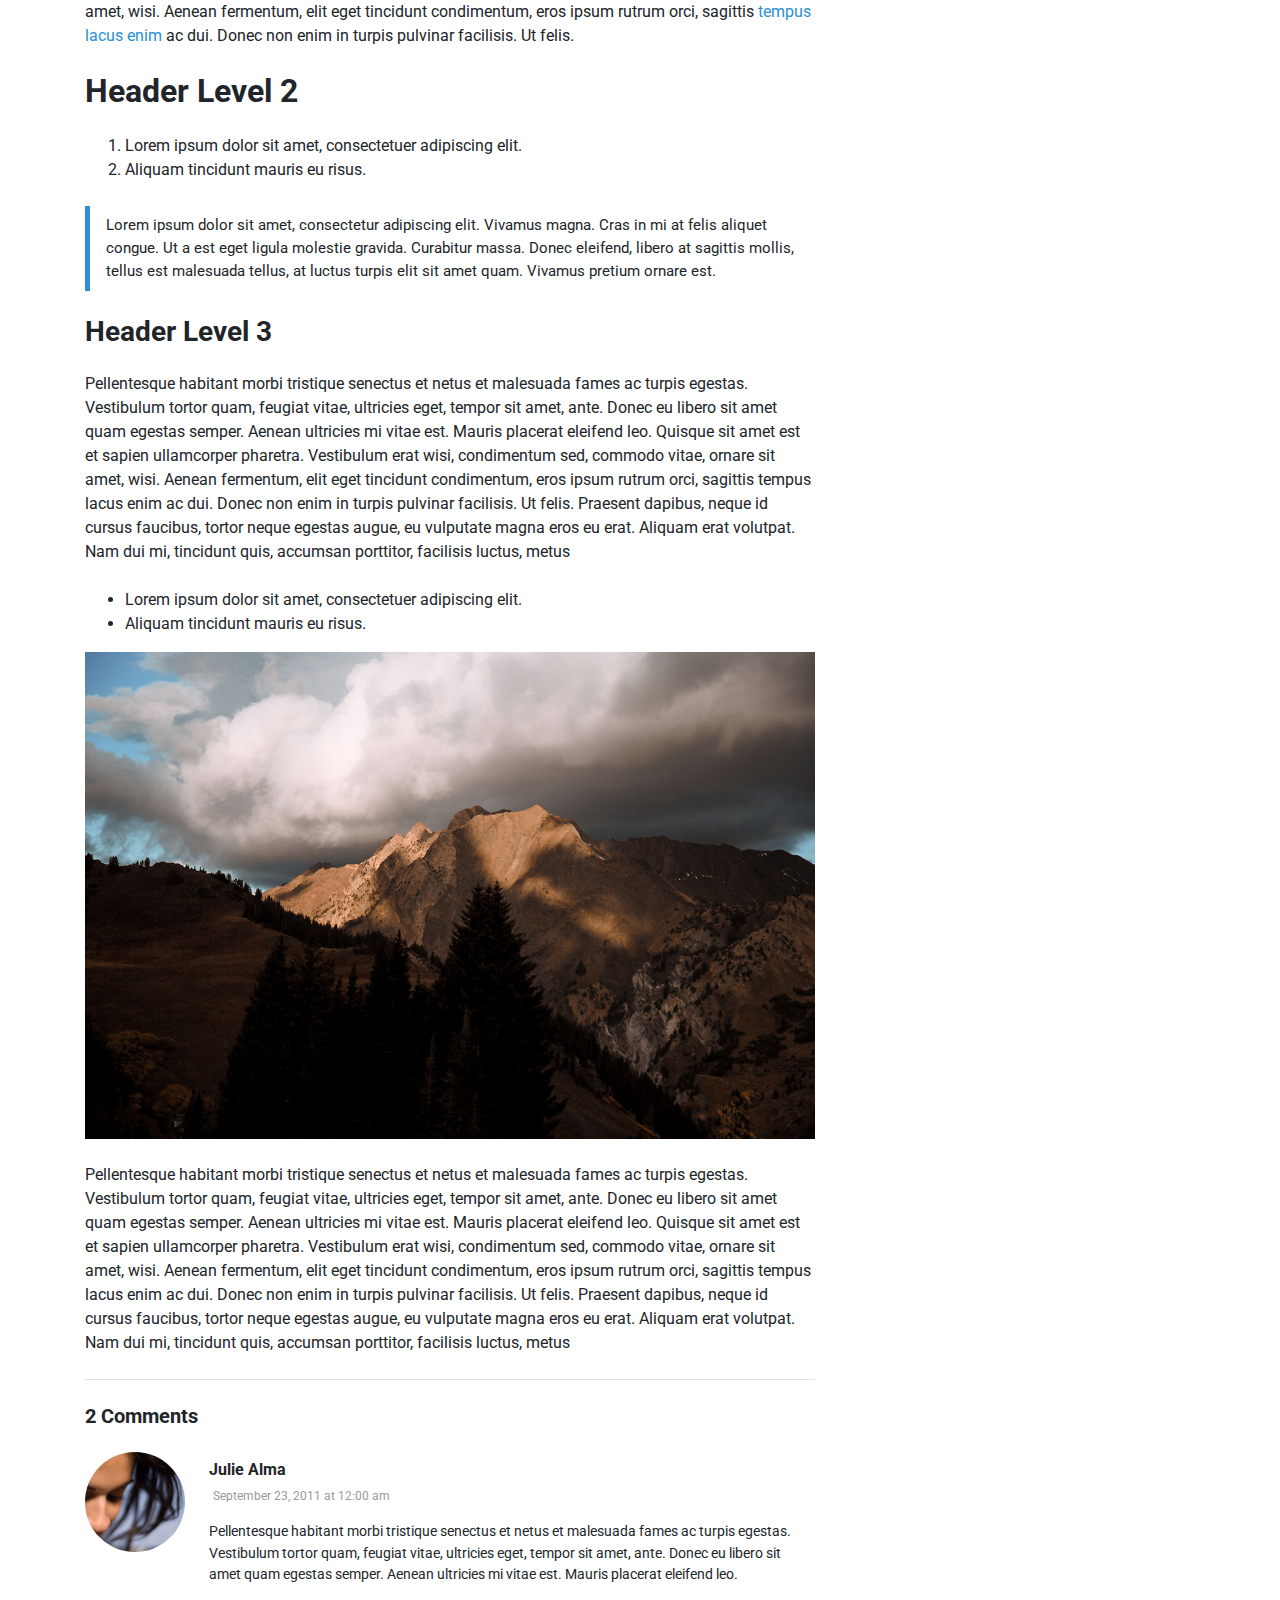
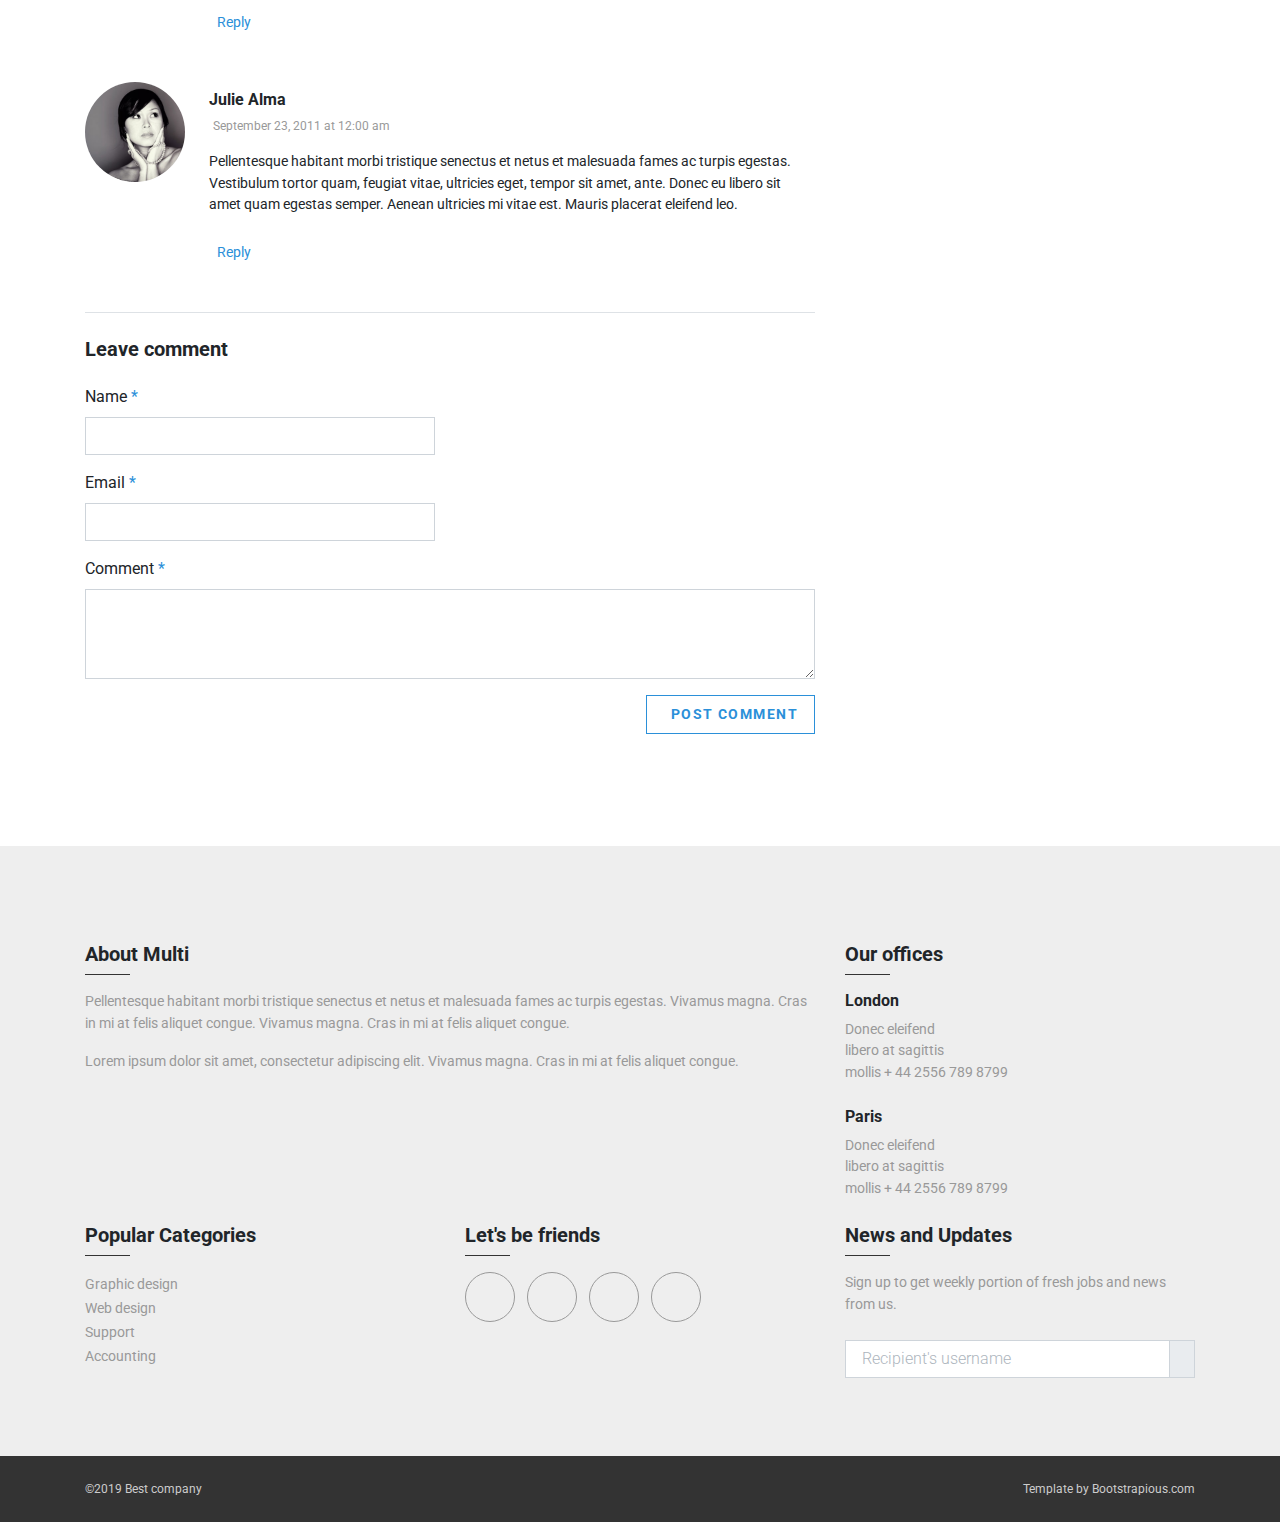
<file: TEMPS/yeni template/text.html>
<!DOCTYPE html>
<html>
  <head>
    <meta charset="utf-8">
    <meta http-equiv="X-UA-Compatible" content="IE=edge">
    <title>Multi - Multipurpose Bootstrap theme by Bootstrapious.com</title>
    <meta name="description" content="">
    <meta name="viewport" content="width=device-width, initial-scale=1">
    <meta name="robots" content="all,follow">
    <!-- Bootstrap CSS-->
    <link rel="stylesheet" href="vendor/bootstrap/css/bootstrap.min.css">
    <!-- Google fonts-->
    <link rel="stylesheet" href="https://fonts.googleapis.com/css?family=Roboto:300,400,700">
    <!-- Icon fonts-->
    <link rel="stylesheet" href="css/pe-icon-7-stroke.css">
    <!-- Lightbox CSS-->
    <link rel="stylesheet" href="vendor/lightbox2/css/lightbox.min.css">
    <!-- Leaflet CSS-->
    <link rel="stylesheet" href="vendor/leaflet/leaflet.css">
    <!-- theme stylesheet-->
    <link rel="stylesheet" href="css/style.default.css" id="theme-stylesheet">
    <!-- Custom stylesheet - for your changes-->
    <link rel="stylesheet" href="css/custom.css">
    <!-- Favicon-->
    <link rel="shortcut icon" href="img/favicon.png">
    <!-- Tweaks for older IEs--><!--[if lt IE 9]>
        <script src="https://oss.maxcdn.com/html5shiv/3.7.3/html5shiv.min.js"></script>
        <script src="https://oss.maxcdn.com/respond/1.4.2/respond.min.js"></script><![endif]-->
  </head>
  <body>
    <!-- navbar-->
    <header class="header">
      <nav class="navbar navbar-expand-lg py-lg-0">
        <div class="container"><a href="index.html" class="navbar-brand text-uppercase font-weight-bold">Multi.</a>
          <button type="button" data-toggle="collapse" data-target="#navbarSupportedContent" aria-controls="navbarSupportedContent" aria-expanded="false" aria-label="Toggle navigation" class="navbar-toggler navbar-toggler-right small"><span class="text-uppercase mr-2">Menu</span><i class="fas fa-bars"></i></button>
          <div id="navbarSupportedContent" class="collapse navbar-collapse">
            <ul class="navbar-nav ml-auto d-lg-flex align-items-lg-center">
              <li class="nav-item"><a href="index.html" class="nav-link font-weight-bold text-uppercase px-lg-3 py-lg-4">Home </a>
              </li>
              <li class="nav-item"><a href="text.html" class="nav-link font-weight-bold text-uppercase px-lg-3 py-lg-4 active">Text page </a>
              </li>
              <li class="nav-item dropdown"><a id="navbarDropdownMenuLink" href="#" data-toggle="dropdown" aria-haspopup="true" aria-expanded="false" class="nav-link font-weight-bold text-uppercase px-lg-3 py-lg-4 dropdown-toggle">Dropdown</a>
                <div aria-labelledby="navbarDropdownMenuLink" class="dropdown-menu mt-0"><a href="#" class="dropdown-item small text-uppercase">Dropdown item 1</a><a href="#" class="dropdown-item small text-uppercase">Dropdown item 2</a><a href="#" class="dropdown-item small text-uppercase">Dropdown item 3</a><a href="#" class="dropdown-item small text-uppercase">Dropdown item 4</a></div>
              </li>
              <li class="nav-item"><a href="contact.html" class="nav-link font-weight-bold text-uppercase px-lg-3 py-lg-4">Contact </a>
              </li>
              <li class="nav-item mt-4 mt-lg-0">
                <button type="button" data-toggle="modal" data-target="#loginModal" class="btn btn-outline-primary nav-btn btn-sm"> <i class="fas fa-sign-out-alt mr-2"></i>Login </button>
              </li>
            </ul>
          </div>
        </div>
      </nav>
    </header>
    <div id="loginModal" tabindex="-1" role="dialog" aria-lebelledby="loginModalLabel" aria-hidden="true" class="modal fade">
      <div role="document" class="modal-dialog modal-sm">
        <div class="modal-content rounded-0">
          <div class="modal-header">
            <h5 id="loginModalLabel" class="text-uppercase modal-title m-0">Customers login</h5>
            <button type="button" data-dismiss="modal" aria-label="Close" class="close"><span aria-hidden="true" class="small text-muted">&times;</span></button>
          </div>
          <div class="modal-body">
            <form action="">
              <div class="form-group">
                <input type="email" placeholder="email" class="form-control">
              </div>
              <div class="form-group">
                <input type="password" placeholder="password" class="form-control">
              </div>
              <div class="form-group text-center">
                <button type="submit" class="btn btn-outline-primary nav-btn btn-sm"> <i class="fas fa-sign-out-alt mr-2"></i>Login </button>
              </div>
            </form>
            <div class="text-center">   
              <p class="text-muted small">Not registered yet?</p>
              <p class="small text-muted"> <a href="#" class="font-weight-bold">Register now!</a> It is easy and done in 1 minute and gives you access to special discounts and much more!</p>
            </div>
          </div>
        </div>
      </div>
    </div>
    <section class="py-5 bg-cover bg-gray">
      <div class="container py-5">
        <div aria-label="breadcrumb" class="nav">
          <ol class="breadcrumb">
            <li class="breadcrumb-item"><a href="./">Home</a></li>
            <li aria-current="page" class="breadcrumb-item active">Text page</li>
          </ol>
        </div>
        <h1 class="lined">Text page</h1>
        <p class="lead my-4">Pellentesque habitant morbi tristique senectus et netus et malesuada fames ac turpis egestas. Vestibulum tortor quam, feugiat vitae, ultricies eget.</p>
      </div>
    </section>
    <figure><img src="img/jumbotron1.jpg" alt="" class="w-100">
      <figcaption class="text-muted text-center py-3 text-uppercase font-weight-bold small">Caption of the Image </figcaption>
    </figure>
    <section class="py-5">
      <div class="container py-5">
        <div class="row">
          <div class="col-lg-8">
            <p> <strong>Pellentesque habitant morbi tristique</strong> senectus et netus et malesuada fames ac turpis egestas. Vestibulum tortor quam, feugiat vitae, ultricies eget, tempor sit amet, ante. Donec eu libero sit amet quam egestas semper. Aenean ultricies mi vitae est. Mauris placerat eleifend leo. Quisque sit amet est et sapien ullamcorper pharetra. Vestibulum erat wisi, condimentum sed, <code>commodo vitae,</code> ornare sit amet, wisi. Aenean fermentum, elit eget tincidunt condimentum, eros ipsum rutrum orci, sagittis <a href="#">tempus lacus enim</a> ac dui. Donec non enim in turpis pulvinar facilisis. Ut felis.</p>
            <h2 class="my-4">Header Level 2</h2>
            <ol>
              <li>Lorem ipsum dolor sit amet, consectetuer adipiscing elit.</li>
              <li>Aliquam tincidunt mauris eu risus.</li>
            </ol>
            <blockquote class="blockquote my-4">Lorem ipsum dolor sit amet, consectetur adipiscing elit. Vivamus magna. Cras in mi at felis aliquet congue. Ut a est eget ligula molestie gravida. Curabitur massa. Donec eleifend, libero at sagittis mollis, tellus est malesuada tellus, at luctus turpis elit sit amet quam. Vivamus pretium ornare est.</blockquote>
            <h3 class="mb-4">Header Level 3</h3>
            <p class="mb-4">Pellentesque habitant morbi tristique senectus et netus et malesuada fames ac turpis egestas. Vestibulum tortor quam, feugiat vitae, ultricies eget, tempor sit amet, ante. Donec eu libero sit amet quam egestas semper. Aenean ultricies mi vitae est. Mauris placerat eleifend leo. Quisque sit amet est et sapien ullamcorper pharetra. Vestibulum erat wisi, condimentum sed, commodo vitae, ornare sit amet, wisi. Aenean fermentum, elit eget tincidunt condimentum, eros ipsum rutrum orci, sagittis tempus lacus enim ac dui. Donec non enim in turpis pulvinar facilisis. Ut felis. Praesent dapibus, neque id cursus faucibus, tortor neque egestas augue, eu vulputate magna eros eu erat. Aliquam erat volutpat. Nam dui mi, tincidunt quis, accumsan porttitor, facilisis luctus, metus</p>
            <ul>
              <li>Lorem ipsum dolor sit amet, consectetuer adipiscing elit.</li>
              <li>Aliquam tincidunt mauris eu risus.</li>
            </ul><img src="img/blog1.jpg" alt="Example blog post alt" class="img-fluid mb-4">
            <p>Pellentesque habitant morbi tristique senectus et netus et malesuada fames ac turpis egestas. Vestibulum tortor quam, feugiat vitae, ultricies eget, tempor sit amet, ante. Donec eu libero sit amet quam egestas semper. Aenean ultricies mi vitae est. Mauris placerat eleifend leo. Quisque sit amet est et sapien ullamcorper pharetra. Vestibulum erat wisi, condimentum sed, commodo vitae, ornare sit amet, wisi. Aenean fermentum, elit eget tincidunt condimentum, eros ipsum rutrum orci, sagittis tempus lacus enim ac dui. Donec non enim in turpis pulvinar facilisis. Ut felis. Praesent dapibus, neque id cursus faucibus, tortor neque egestas augue, eu vulputate magna eros eu erat. Aliquam erat volutpat. Nam dui mi, tincidunt quis, accumsan porttitor, facilisis luctus, metus</p>
            <div class="border-bottom my-4"></div>
            <h5 class="mb-4">2 Comments</h5>
            <div class="media mb-5"><img src="img/blog-avatar.jpg" alt="" width="100" class="rounded-circle">
              <div class="media-body ml-4">
                <h6 class="my-2">Julie Alma</h6>
                <p class="small text-muted"> <i class="far fa-clock mr-1"></i>September 23, 2011 at 12:00 am</p>
                <p class="text-small mb-4">Pellentesque habitant morbi tristique senectus et netus et malesuada fames ac turpis egestas. Vestibulum tortor quam, feugiat vitae, ultricies eget, tempor sit amet, ante. Donec eu libero sit amet quam egestas semper. Aenean ultricies mi vitae est. Mauris placerat eleifend leo.</p><a href="#" class="text-small"><i class="fas fa-reply mr-2"></i>Reply</a>
              </div>
            </div>
            <div class="media mb-5"><img src="img/blog-avatar2.jpg" alt="" width="100" class="rounded-circle">
              <div class="media-body ml-4">
                <h6 class="my-2">Julie Alma</h6>
                <p class="small text-muted"> <i class="far fa-clock mr-1"></i>September 23, 2011 at 12:00 am</p>
                <p class="text-small mb-4">Pellentesque habitant morbi tristique senectus et netus et malesuada fames ac turpis egestas. Vestibulum tortor quam, feugiat vitae, ultricies eget, tempor sit amet, ante. Donec eu libero sit amet quam egestas semper. Aenean ultricies mi vitae est. Mauris placerat eleifend leo.</p><a href="#" class="text-small"><i class="fas fa-reply mr-2"></i>Reply</a>
              </div>
            </div>
            <div class="border-bottom my-4"></div>
            <h5 class="mb-4">Leave comment</h5>
            <form id="contact-form" method="post" action="contact.php" class="contact-form form">
              <div class="row">
                <div class="form-group col-lg-6">
                  <label for="name" class="font-weight-normal">Name <span class="text-primary">*</span></label>
                  <input id="name" type="text" name="name" required class="form-control">
                </div>
              </div>
              <div class="row">
                <div class="form-group col-lg-6">
                  <label for="email" class="font-weight-normal">Email <span class="text-primary">*</span></label>
                  <input id="email" type="email" name="email" required class="form-control">
                </div>
              </div>
              <div class="row">
                <div class="form-group col-lg-12">
                  <label for="message" class="font-weight-normal">Comment <span class="text-primary">*</span></label>
                  <textarea id="message" rows="3" name="message" class="form-control"></textarea>
                </div>
                <div class="form-group col-lg-12 text-right">
                  <button type="submit" class="btn btn-outline-primary"> <i class="far fa-comment mr-2"> </i>Post comment</button>
                </div>
              </div>
            </form>
          </div>
        </div>
      </div>
    </section>
    <footer style="background: #eee;" class="pt-5">
      <div class="container py-5">
        <div class="row">
          <div class="col-lg-8 col-md-6 mb-4">
            <h5 class="lined lined-dark mb-3">About Multi</h5>
            <p class="text-muted text-small">Pellentesque habitant morbi tristique senectus et netus et malesuada fames ac turpis egestas. Vivamus magna. Cras in mi at felis aliquet congue. Vivamus magna. Cras in mi at felis aliquet congue.</p>
            <p class="text-muted text-small">Lorem ipsum dolor sit amet, consectetur adipiscing elit. Vivamus magna. Cras in mi at felis aliquet congue.</p>
          </div>
          <div class="col-lg-4 col-md-6 mb-4">
            <h5 class="lined lined-dark mb-3">Our offices</h5>
            <h6>London</h6>
            <p class="text-muted mb-0 text-small">Donec eleifend</p>
            <p class="text-muted mb-0 text-small">libero at sagittis</p>
            <p class="text-muted mb-4 text-small">mollis + 44 2556 789 8799 </p>
            <h6>Paris</h6>
            <p class="text-muted mb-0 text-small">Donec eleifend</p>
            <p class="text-muted mb-0 text-small">libero at sagittis</p>
            <p class="text-muted mb-0 text-small">mollis + 44 2556 789 8799 </p>
          </div>
          <div class="col-lg-4 col-md-6 mb-4">
            <h5 class="lined lined-dark mb-3">Popular Categories</h5>
            <ul class="list-unstyled">
              <li><a href="#" class="footer-link text-small">Graphic design</a></li>
              <li><a href="#" class="footer-link text-small">Web design</a></li>
              <li><a href="#" class="footer-link text-small">Support</a></li>
              <li><a href="#" class="footer-link text-small">Accounting</a></li>
            </ul>
          </div>
          <div class="col-lg-4 col-md-6 mb-4">
            <h5 class="lined lined-dark mb-3">Let's be friends</h5>
            <ul class="list-inline">
              <li class="list-inline-item"><a href="#" class="social-link"><i class="fab fa-facebook-f"></i></a></li>
              <li class="list-inline-item"><a href="#" class="social-link"><i class="fab fa-google-plus-g"></i></a></li>
              <li class="list-inline-item"><a href="#" class="social-link"><i class="fab fa-twitter"></i></a></li>
              <li class="list-inline-item"><a href="#" class="social-link"><i class="fas fa-envelope"></i></a></li>
            </ul>
          </div>
          <div class="col-lg-4 col-md-6">
            <h5 class="lined lined-dark mb-3">News and Updates</h5>
            <p class="text-muted mb-4 text-small">Sign up to get weekly portion of fresh jobs and news from us.
              <form action="#">
                <div class="input-group mb-3">
                  <input type="text" placeholder="Recipient's username" aria-label="Recipient's username" aria-describedby="basic-addon2" class="form-control">
                  <div class="input-group-append">
                    <button id="basic-addon2" type="submit" class="input-group-text"><i class="fas fa-paper-plane"></i></button>
                  </div>
                </div>
              </form>
            </p>
          </div>
        </div>
      </div>
      <div class="bg-dark py-4">    
        <div class="container">
          <div class="row">
            <div class="col-lg-6 text-center text-lg-left mb-1 mb-lg-0">
              <p class="small text-gray mb-0">©2019 Best company</p>
            </div>
            <div class="col-lg-6 text-center text-lg-right">
              <p class="small text-gray mb-0">Template by <a href="https://bootstrapious.com" class="text-gray">Bootstrapious.com</a></p>
            </div>
          </div>
        </div>
      </div>
    </footer>
    <!-- JavaScript files-->
    <script src="vendor/jquery/jquery.min.js"></script>
    <script src="vendor/bootstrap/js/bootstrap.bundle.min.js"></script>
    <script src="vendor/lightbox2/js/lightbox.min.js"></script>
    <script src="vendor/leaflet/leaflet.js"></script>
    <script src="js/front.js"></script>
    <!-- FontAwesome CSS - loading as last, so it doesn't block rendering-->
    <link rel="stylesheet" href="https://use.fontawesome.com/releases/v5.7.1/css/all.css" integrity="sha384-fnmOCqbTlWIlj8LyTjo7mOUStjsKC4pOpQbqyi7RrhN7udi9RwhKkMHpvLbHG9Sr" crossorigin="anonymous">
  </body>
</html>
</file>
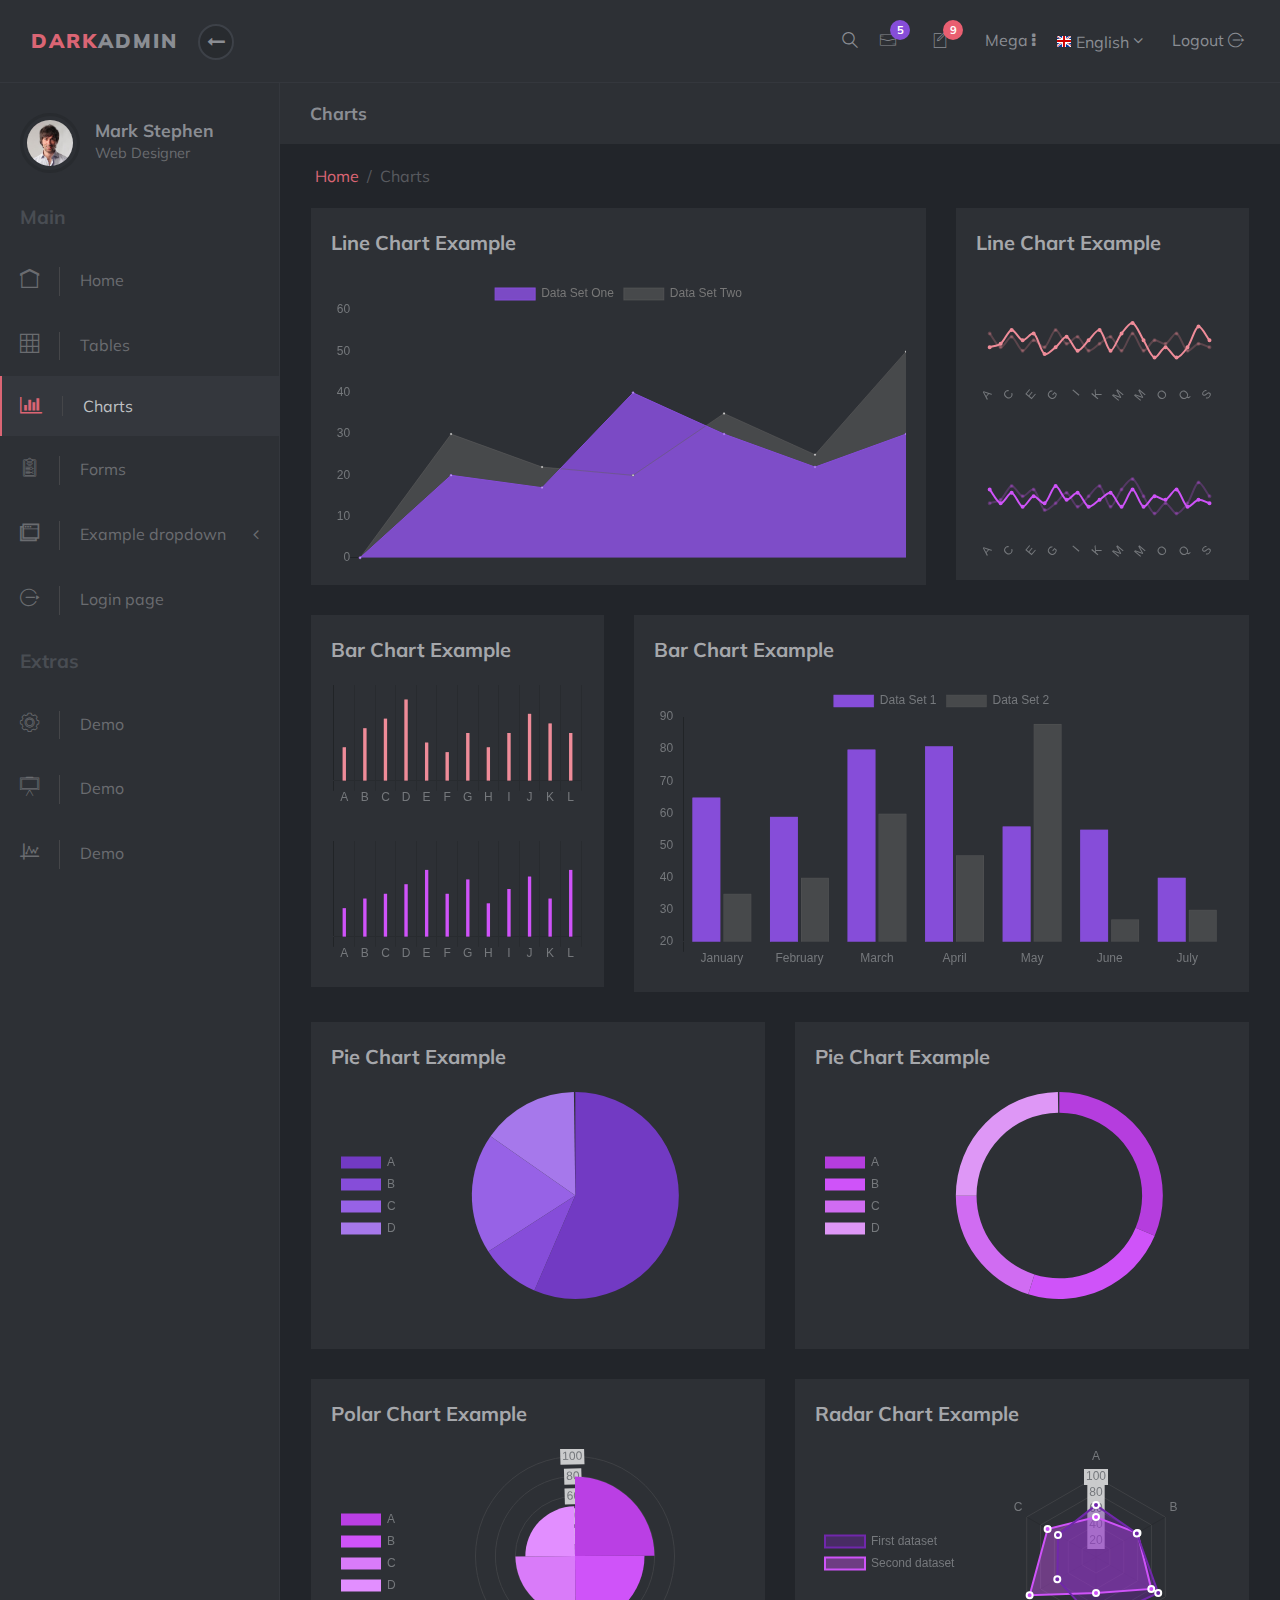
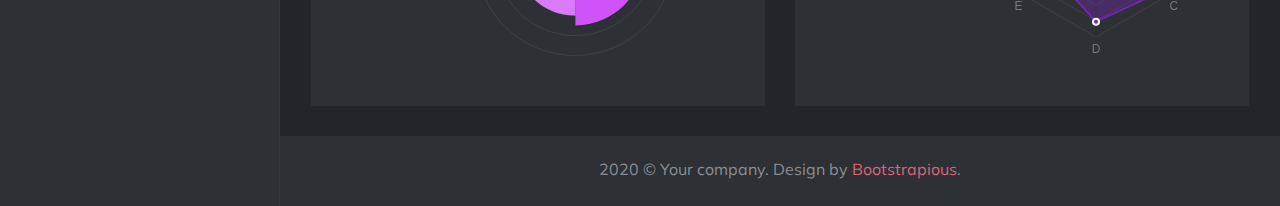
<file: TEMPS/Admin/distribution/charts.html>
<!DOCTYPE html>
<html>
  <head> 
    <meta charset="utf-8">
    <meta http-equiv="X-UA-Compatible" content="IE=edge">
    <title>Dark Bootstrap Admin by Bootstrapious.com</title>
    <meta name="description" content="">
    <meta name="viewport" content="width=device-width, initial-scale=1">
    <meta name="robots" content="all,follow">
    <!-- Bootstrap CSS-->
    <link rel="stylesheet" href="vendor/bootstrap/css/bootstrap.min.css">
    <!-- Font Awesome CSS-->
    <link rel="stylesheet" href="vendor/font-awesome/css/font-awesome.min.css">
    <!-- Custom Font Icons CSS-->
    <link rel="stylesheet" href="css/font.css">
    <!-- Google fonts - Muli-->
    <link rel="stylesheet" href="https://fonts.googleapis.com/css?family=Muli:300,400,700">
    <!-- theme stylesheet-->
    <link rel="stylesheet" href="css/style.default.css" id="theme-stylesheet">
    <!-- Custom stylesheet - for your changes-->
    <link rel="stylesheet" href="css/custom.css">
    <!-- Favicon-->
    <link rel="shortcut icon" href="img/favicon.ico">
    <!-- Tweaks for older IEs--><!--[if lt IE 9]>
        <script src="https://oss.maxcdn.com/html5shiv/3.7.3/html5shiv.min.js"></script>
        <script src="https://oss.maxcdn.com/respond/1.4.2/respond.min.js"></script><![endif]-->
  </head>
  <body>
    <header class="header">   
      <nav class="navbar navbar-expand-lg">
        <div class="search-panel">
          <div class="search-inner d-flex align-items-center justify-content-center">
            <div class="close-btn">Close <i class="fa fa-close"></i></div>
            <form id="searchForm" action="#">
              <div class="form-group">
                <input type="search" name="search" placeholder="What are you searching for...">
                <button type="submit" class="submit">Search</button>
              </div>
            </form>
          </div>
        </div>
        <div class="container-fluid d-flex align-items-center justify-content-between">
          <div class="navbar-header">
            <!-- Navbar Header--><a href="index.html" class="navbar-brand">
              <div class="brand-text brand-big visible text-uppercase"><strong class="text-primary">Dark</strong><strong>Admin</strong></div>
              <div class="brand-text brand-sm"><strong class="text-primary">D</strong><strong>A</strong></div></a>
            <!-- Sidebar Toggle Btn-->
            <button class="sidebar-toggle"><i class="fa fa-long-arrow-left"></i></button>
          </div>
          <div class="right-menu list-inline no-margin-bottom">    
            <div class="list-inline-item"><a href="#" class="search-open nav-link"><i class="icon-magnifying-glass-browser"></i></a></div>
            <div class="list-inline-item dropdown"><a id="navbarDropdownMenuLink1" href="#" data-toggle="dropdown" aria-haspopup="true" aria-expanded="false" class="nav-link messages-toggle"><i class="icon-email"></i><span class="badge dashbg-1">5</span></a>
              <div aria-labelledby="navbarDropdownMenuLink1" class="dropdown-menu messages"><a href="#" class="dropdown-item message d-flex align-items-center">
                  <div class="profile"><img src="img/avatar-3.jpg" alt="..." class="img-fluid">
                    <div class="status online"></div>
                  </div>
                  <div class="content">   <strong class="d-block">Nadia Halsey</strong><span class="d-block">lorem ipsum dolor sit amit</span><small class="date d-block">9:30am</small></div></a><a href="#" class="dropdown-item message d-flex align-items-center">
                  <div class="profile"><img src="img/avatar-2.jpg" alt="..." class="img-fluid">
                    <div class="status away"></div>
                  </div>
                  <div class="content">   <strong class="d-block">Peter Ramsy</strong><span class="d-block">lorem ipsum dolor sit amit</span><small class="date d-block">7:40am</small></div></a><a href="#" class="dropdown-item message d-flex align-items-center">
                  <div class="profile"><img src="img/avatar-1.jpg" alt="..." class="img-fluid">
                    <div class="status busy"></div>
                  </div>
                  <div class="content">   <strong class="d-block">Sam Kaheil</strong><span class="d-block">lorem ipsum dolor sit amit</span><small class="date d-block">6:55am</small></div></a><a href="#" class="dropdown-item message d-flex align-items-center">
                  <div class="profile"><img src="img/avatar-5.jpg" alt="..." class="img-fluid">
                    <div class="status offline"></div>
                  </div>
                  <div class="content">   <strong class="d-block">Sara Wood</strong><span class="d-block">lorem ipsum dolor sit amit</span><small class="date d-block">10:30pm</small></div></a><a href="#" class="dropdown-item text-center message"> <strong>See All Messages <i class="fa fa-angle-right"></i></strong></a></div>
            </div>
            <!-- Tasks-->
            <div class="list-inline-item dropdown"><a id="navbarDropdownMenuLink2" href="#" data-toggle="dropdown" aria-haspopup="true" aria-expanded="false" class="nav-link tasks-toggle"><i class="icon-new-file"></i><span class="badge dashbg-3">9</span></a>
              <div aria-labelledby="navbarDropdownMenuLink2" class="dropdown-menu tasks-list"><a href="#" class="dropdown-item">
                  <div class="text d-flex justify-content-between"><strong>Task 1</strong><span>40% complete</span></div>
                  <div class="progress">
                    <div role="progressbar" style="width: 40%" aria-valuenow="40" aria-valuemin="0" aria-valuemax="100" class="progress-bar dashbg-1"></div>
                  </div></a><a href="#" class="dropdown-item">
                  <div class="text d-flex justify-content-between"><strong>Task 2</strong><span>20% complete</span></div>
                  <div class="progress">
                    <div role="progressbar" style="width: 20%" aria-valuenow="20" aria-valuemin="0" aria-valuemax="100" class="progress-bar dashbg-3"></div>
                  </div></a><a href="#" class="dropdown-item">
                  <div class="text d-flex justify-content-between"><strong>Task 3</strong><span>70% complete</span></div>
                  <div class="progress">
                    <div role="progressbar" style="width: 70%" aria-valuenow="70" aria-valuemin="0" aria-valuemax="100" class="progress-bar dashbg-2"></div>
                  </div></a><a href="#" class="dropdown-item">
                  <div class="text d-flex justify-content-between"><strong>Task 4</strong><span>30% complete</span></div>
                  <div class="progress">
                    <div role="progressbar" style="width: 30%" aria-valuenow="30" aria-valuemin="0" aria-valuemax="100" class="progress-bar dashbg-4"></div>
                  </div></a><a href="#" class="dropdown-item">
                  <div class="text d-flex justify-content-between"><strong>Task 5</strong><span>65% complete</span></div>
                  <div class="progress">
                    <div role="progressbar" style="width: 65%" aria-valuenow="65" aria-valuemin="0" aria-valuemax="100" class="progress-bar dashbg-1"></div>
                  </div></a><a href="#" class="dropdown-item text-center"> <strong>See All Tasks <i class="fa fa-angle-right"></i></strong></a>
              </div>
            </div>
            <!-- Tasks end-->
            <!-- Megamenu-->
            <div class="list-inline-item dropdown menu-large"><a href="#" data-toggle="dropdown" class="nav-link">Mega <i class="fa fa-ellipsis-v"></i></a>
              <div class="dropdown-menu megamenu">
                <div class="row">
                  <div class="col-lg-3 col-md-6"><strong class="text-uppercase">Elements Heading</strong>
                    <ul class="list-unstyled mb-3">
                      <li><a href="#">Lorem ipsum dolor</a></li>
                      <li><a href="#">Sed ut perspiciatis</a></li>
                      <li><a href="#">Voluptatum deleniti</a></li>
                      <li><a href="#">At vero eos</a></li>
                      <li><a href="#">Consectetur adipiscing</a></li>
                      <li><a href="#">Duis aute irure</a></li>
                      <li><a href="#">Necessitatibus saepe</a></li>
                      <li><a href="#">Maiores alias</a></li>
                    </ul>
                  </div>
                  <div class="col-lg-3 col-md-6"><strong class="text-uppercase">Elements Heading</strong>
                    <ul class="list-unstyled mb-3">
                      <li><a href="#">Lorem ipsum dolor</a></li>
                      <li><a href="#">Sed ut perspiciatis</a></li>
                      <li><a href="#">Voluptatum deleniti</a></li>
                      <li><a href="#">At vero eos</a></li>
                      <li><a href="#">Consectetur adipiscing</a></li>
                      <li><a href="#">Duis aute irure</a></li>
                      <li><a href="#">Necessitatibus saepe</a></li>
                      <li><a href="#">Maiores alias</a></li>
                    </ul>
                  </div>
                  <div class="col-lg-3 col-md-6"><strong class="text-uppercase">Elements Heading</strong>
                    <ul class="list-unstyled mb-3">
                      <li><a href="#">Lorem ipsum dolor</a></li>
                      <li><a href="#">Sed ut perspiciatis</a></li>
                      <li><a href="#">Voluptatum deleniti</a></li>
                      <li><a href="#">At vero eos</a></li>
                      <li><a href="#">Consectetur adipiscing</a></li>
                      <li><a href="#">Duis aute irure</a></li>
                      <li><a href="#">Necessitatibus saepe</a></li>
                      <li><a href="#">Maiores alias</a></li>
                    </ul>
                  </div>
                  <div class="col-lg-3 col-md-6"><strong class="text-uppercase">Elements Heading</strong>
                    <ul class="list-unstyled mb-3">
                      <li><a href="#">Lorem ipsum dolor</a></li>
                      <li><a href="#">Sed ut perspiciatis</a></li>
                      <li><a href="#">Voluptatum deleniti</a></li>
                      <li><a href="#">At vero eos</a></li>
                      <li><a href="#">Consectetur adipiscing</a></li>
                      <li><a href="#">Duis aute irure</a></li>
                      <li><a href="#">Necessitatibus saepe</a></li>
                      <li><a href="#">Maiores alias</a></li>
                    </ul>
                  </div>
                </div>
                <div class="row megamenu-buttons text-center">
                  <div class="col-lg-2 col-md-4"><a href="#" class="d-block megamenu-button-link dashbg-1"><i class="fa fa-clock-o"></i><strong>Demo 1</strong></a></div>
                  <div class="col-lg-2 col-md-4"><a href="#" class="d-block megamenu-button-link dashbg-2"><i class="fa fa-clock-o"></i><strong>Demo 2</strong></a></div>
                  <div class="col-lg-2 col-md-4"><a href="#" class="d-block megamenu-button-link dashbg-3"><i class="fa fa-clock-o"></i><strong>Demo 3</strong></a></div>
                  <div class="col-lg-2 col-md-4"><a href="#" class="d-block megamenu-button-link dashbg-4"><i class="fa fa-clock-o"></i><strong>Demo 4</strong></a></div>
                  <div class="col-lg-2 col-md-4"><a href="#" class="d-block megamenu-button-link bg-danger"><i class="fa fa-clock-o"></i><strong>Demo 5</strong></a></div>
                  <div class="col-lg-2 col-md-4"><a href="#" class="d-block megamenu-button-link bg-info"><i class="fa fa-clock-o"></i><strong>Demo 6</strong></a></div>
                </div>
              </div>
            </div>
            <!-- Megamenu end     -->
            <!-- Languages dropdown    -->
            <div class="list-inline-item dropdown"><a id="languages" rel="nofollow" data-target="#" href="#" data-toggle="dropdown" aria-haspopup="true" aria-expanded="false" class="nav-link language dropdown-toggle"><img src="img/flags/16/GB.png" alt="English"><span class="d-none d-sm-inline-block">English</span></a>
              <div aria-labelledby="languages" class="dropdown-menu"><a rel="nofollow" href="#" class="dropdown-item"> <img src="img/flags/16/DE.png" alt="English" class="mr-2"><span>German</span></a><a rel="nofollow" href="#" class="dropdown-item"> <img src="img/flags/16/FR.png" alt="English" class="mr-2"><span>French  </span></a></div>
            </div>
            <!-- Log out               -->
            <div class="list-inline-item logout">                   <a id="logout" href="login.html" class="nav-link"> <span class="d-none d-sm-inline">Logout </span><i class="icon-logout"></i></a></div>
          </div>
        </div>
      </nav>
    </header>
    <div class="d-flex align-items-stretch">
      <!-- Sidebar Navigation-->
      <nav id="sidebar">
        <!-- Sidebar Header-->
        <div class="sidebar-header d-flex align-items-center">
          <div class="avatar"><img src="img/avatar-6.jpg" alt="..." class="img-fluid rounded-circle"></div>
          <div class="title">
            <h1 class="h5">Mark Stephen</h1>
            <p>Web Designer</p>
          </div>
        </div>
        <!-- Sidebar Navidation Menus--><span class="heading">Main</span>
        <ul class="list-unstyled">
          <li><a href="index.html"> <i class="icon-home"></i>Home </a></li>
          <li><a href="tables.html"> <i class="icon-grid"></i>Tables </a></li>
          <li class="active"><a href="charts.html"> <i class="fa fa-bar-chart"></i>Charts </a></li>
          <li><a href="forms.html"> <i class="icon-padnote"></i>Forms </a></li>
          <li><a href="#exampledropdownDropdown" aria-expanded="false" data-toggle="collapse"> <i class="icon-windows"></i>Example dropdown </a>
            <ul id="exampledropdownDropdown" class="collapse list-unstyled ">
              <li><a href="#">Page</a></li>
              <li><a href="#">Page</a></li>
              <li><a href="#">Page</a></li>
            </ul>
          </li>
          <li><a href="login.html"> <i class="icon-logout"></i>Login page </a></li>
        </ul><span class="heading">Extras</span>
        <ul class="list-unstyled">
          <li> <a href="#"> <i class="icon-settings"></i>Demo </a></li>
          <li> <a href="#"> <i class="icon-writing-whiteboard"></i>Demo </a></li>
          <li> <a href="#"> <i class="icon-chart"></i>Demo </a></li>
        </ul>
      </nav>
      <!-- Sidebar Navigation end-->
      <div class="page-content">
        <!-- Page Header-->
        <div class="page-header no-margin-bottom">
          <div class="container-fluid">
            <h2 class="h5 no-margin-bottom">Charts</h2>
          </div>
        </div>
        <!-- Breadcrumb-->
        <div class="container-fluid">
          <ul class="breadcrumb">
            <li class="breadcrumb-item"><a href="index.html">Home</a></li>
            <li class="breadcrumb-item active">Charts        </li>
          </ul>
        </div>
        <section>
          <div class="container-fluid">
            <div class="row">
              <div class="col-lg-8">
                <div class="line-chart block chart">
                  <div class="title"><strong>Line Chart Example</strong></div>
                  <canvas id="lineChartCustom1"></canvas>
                </div>
              </div>
              <div class="col-lg-4">       
                <div class="lin-chart block chart">
                  <div class="title"><strong>Line Chart Example</strong></div>
                  <div class="line-chart chart margin-bottom-sm">
                    <canvas id="lineChartCustom2"></canvas>
                  </div>
                  <div class="line-chart chart">
                    <canvas id="lineChartCustom3"></canvas>
                  </div>
                </div>
              </div>
              <div class="col-lg-4">
                <div class="chart block">
                  <div class="title"> <strong>Bar Chart Example</strong></div>
                  <div class="bar-chart chart margin-bottom-sm">
                    <canvas id="barChartCustom1"></canvas>
                  </div>
                  <div class="bar-chart chart">
                    <canvas id="barChartCustom2"></canvas>
                  </div>
                </div>
              </div>
              <div class="col-lg-8">
                <div class="bar-chart block chart">
                  <div class="title"><strong>Bar Chart Example</strong></div>
                  <div class="bar-chart chart">
                    <canvas id="barChartCustom3"></canvas>
                  </div>
                </div>
              </div>
              <div class="col-lg-6">
                <div class="pie-chart chart block">
                  <div class="title"><strong>Pie Chart Example</strong></div>
                  <div class="pie-chart chart margin-bottom-sm">
                    <canvas id="pieChartCustom1"></canvas>
                  </div>
                </div>
              </div>
              <div class="col-lg-6">
                <div class="doughnut-chart chart block">
                  <div class="title"><strong>Pie Chart Example</strong></div>
                  <div class="doughnut-chart chart margin-bottom-sm">
                    <canvas id="doughnutChartCustom1"></canvas>
                  </div>
                </div>
              </div>
              <div class="col-lg-6">
                <div class="polar-chart chart block">
                  <div class="title"><strong>Polar Chart Example</strong></div>
                  <div class="polar-chart chart margin-bottom-sm">
                    <canvas id="polarChartCustom"></canvas>
                  </div>
                </div>
              </div>
              <div class="col-lg-6">
                <div class="radar-chart chart block">
                  <div class="title"><strong>Radar Chart Example</strong></div>
                  <div class="radar-chart chart margin-bottom-sm">
                    <canvas id="radarChartCustom"></canvas>
                  </div>
                </div>
              </div>
            </div>
          </div>
        </section>
        <footer class="footer">
          <div class="footer__block block no-margin-bottom">
            <div class="container-fluid text-center">
              <!-- Please do not remove the backlink to us unless you support us at https://bootstrapious.com/donate. It is part of the license conditions. Thank you for understanding :)-->
              <p class="no-margin-bottom">2020 &copy; Your company. Design by <a href="https://bootstrapious.com/p/bootstrap-4-dark-admin">Bootstrapious</a>.</p>
            </div>
          </div>
        </footer>
      </div>
    </div>
    <!-- JavaScript files-->
    <script src="vendor/jquery/jquery.min.js"></script>
    <script src="vendor/popper.js/umd/popper.min.js"> </script>
    <script src="vendor/bootstrap/js/bootstrap.min.js"></script>
    <script src="vendor/jquery.cookie/jquery.cookie.js"> </script>
    <script src="vendor/chart.js/Chart.min.js"></script>
    <script src="vendor/jquery-validation/jquery.validate.min.js"></script>
    <script src="js/charts-custom.js"></script>
    <script src="js/front.js"></script>
  </body>
</html>
</file>
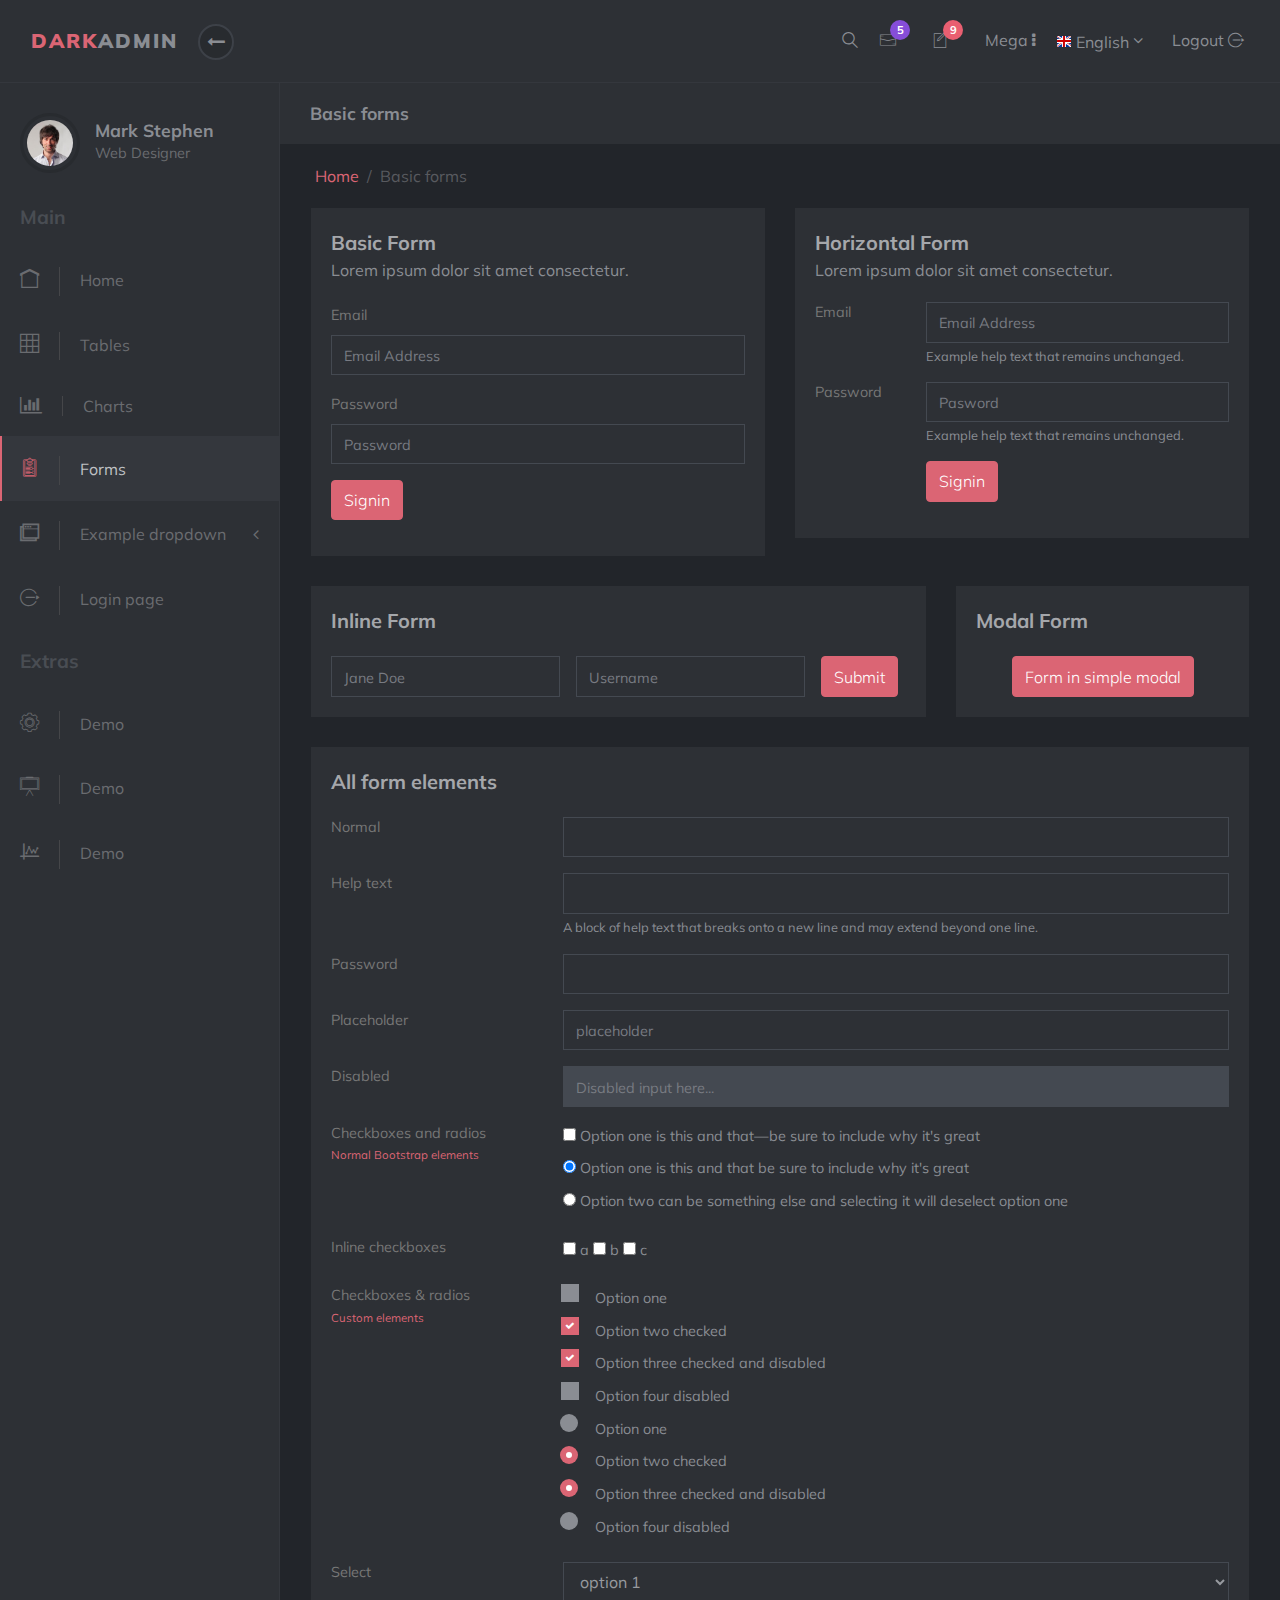
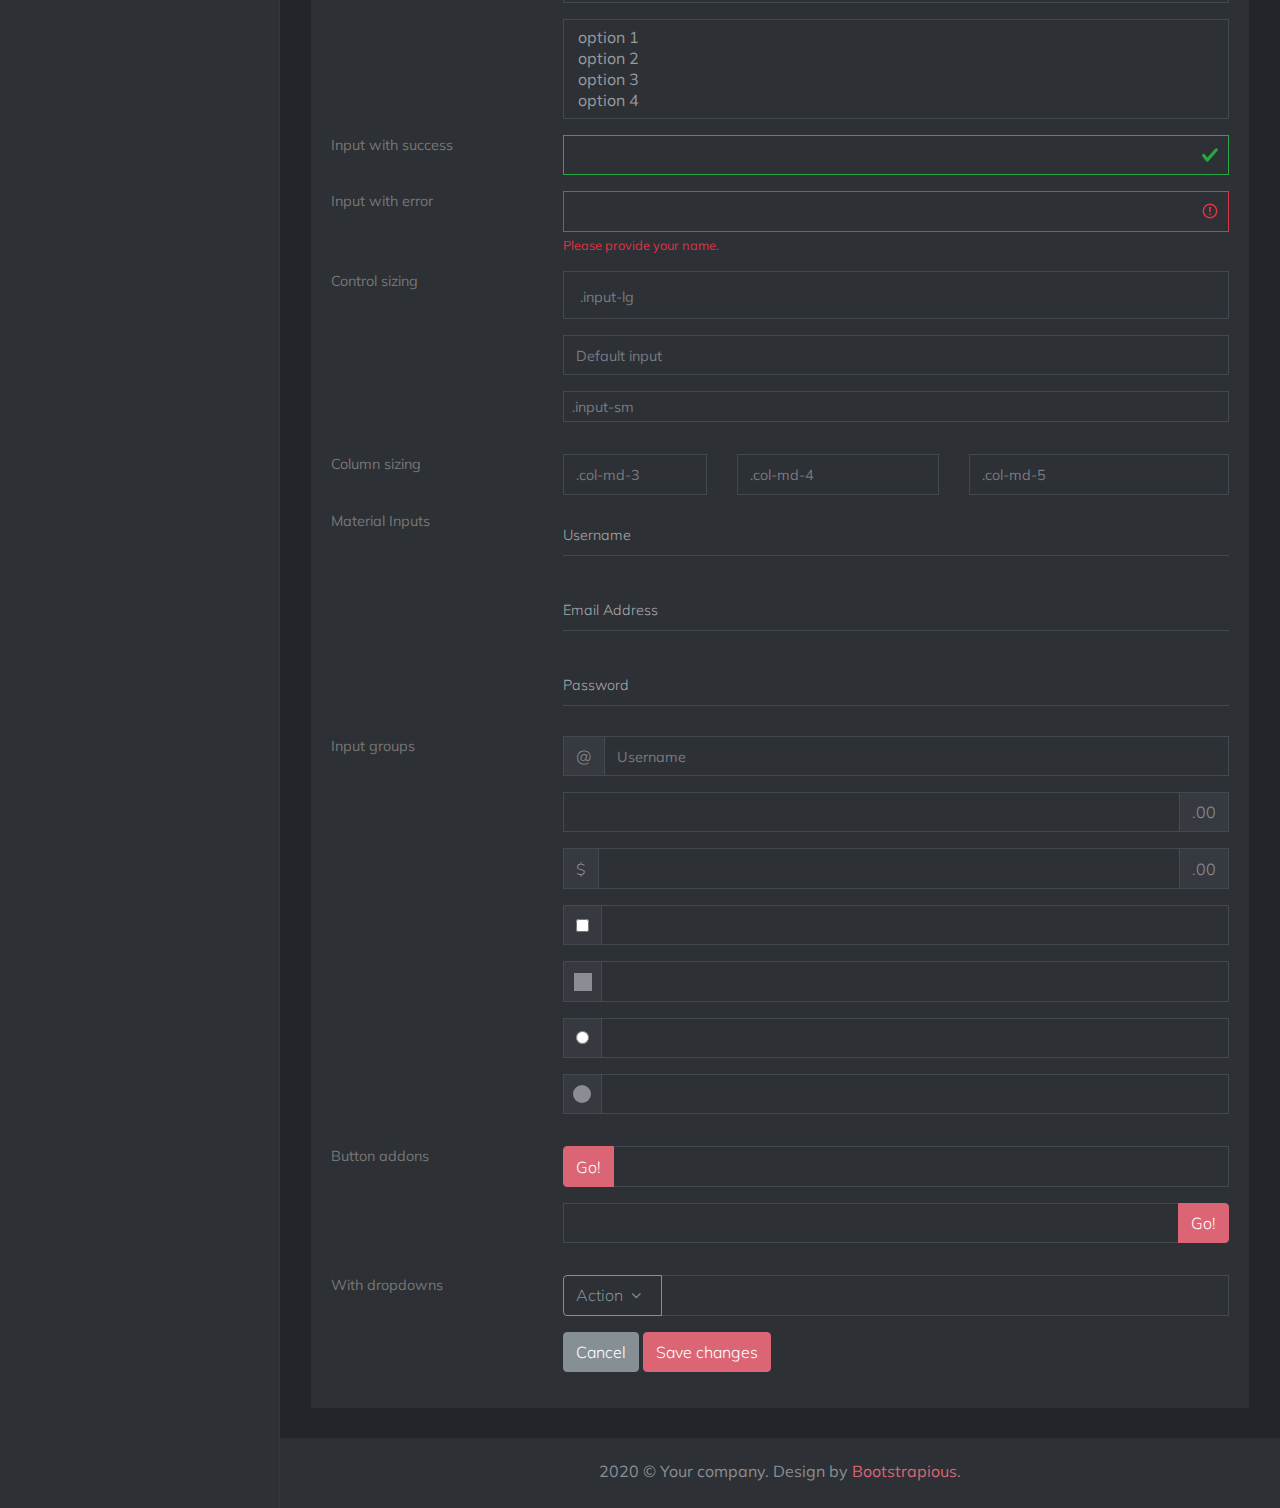
<file: TEMPS/Admin/distribution/forms.html>
<!DOCTYPE html>
<html>
  <head> 
    <meta charset="utf-8">
    <meta http-equiv="X-UA-Compatible" content="IE=edge">
    <title>Dark Bootstrap Admin by Bootstrapious.com</title>
    <meta name="description" content="">
    <meta name="viewport" content="width=device-width, initial-scale=1">
    <meta name="robots" content="all,follow">
    <!-- Bootstrap CSS-->
    <link rel="stylesheet" href="vendor/bootstrap/css/bootstrap.min.css">
    <!-- Font Awesome CSS-->
    <link rel="stylesheet" href="vendor/font-awesome/css/font-awesome.min.css">
    <!-- Custom Font Icons CSS-->
    <link rel="stylesheet" href="css/font.css">
    <!-- Google fonts - Muli-->
    <link rel="stylesheet" href="https://fonts.googleapis.com/css?family=Muli:300,400,700">
    <!-- theme stylesheet-->
    <link rel="stylesheet" href="css/style.default.css" id="theme-stylesheet">
    <!-- Custom stylesheet - for your changes-->
    <link rel="stylesheet" href="css/custom.css">
    <!-- Favicon-->
    <link rel="shortcut icon" href="img/favicon.ico">
    <!-- Tweaks for older IEs--><!--[if lt IE 9]>
        <script src="https://oss.maxcdn.com/html5shiv/3.7.3/html5shiv.min.js"></script>
        <script src="https://oss.maxcdn.com/respond/1.4.2/respond.min.js"></script><![endif]-->
  </head>
  <body>
    <header class="header">   
      <nav class="navbar navbar-expand-lg">
        <div class="search-panel">
          <div class="search-inner d-flex align-items-center justify-content-center">
            <div class="close-btn">Close <i class="fa fa-close"></i></div>
            <form id="searchForm" action="#">
              <div class="form-group">
                <input type="search" name="search" placeholder="What are you searching for...">
                <button type="submit" class="submit">Search</button>
              </div>
            </form>
          </div>
        </div>
        <div class="container-fluid d-flex align-items-center justify-content-between">
          <div class="navbar-header">
            <!-- Navbar Header--><a href="index.html" class="navbar-brand">
              <div class="brand-text brand-big visible text-uppercase"><strong class="text-primary">Dark</strong><strong>Admin</strong></div>
              <div class="brand-text brand-sm"><strong class="text-primary">D</strong><strong>A</strong></div></a>
            <!-- Sidebar Toggle Btn-->
            <button class="sidebar-toggle"><i class="fa fa-long-arrow-left"></i></button>
          </div>
          <div class="right-menu list-inline no-margin-bottom">    
            <div class="list-inline-item"><a href="#" class="search-open nav-link"><i class="icon-magnifying-glass-browser"></i></a></div>
            <div class="list-inline-item dropdown"><a id="navbarDropdownMenuLink1" href="#" data-toggle="dropdown" aria-haspopup="true" aria-expanded="false" class="nav-link messages-toggle"><i class="icon-email"></i><span class="badge dashbg-1">5</span></a>
              <div aria-labelledby="navbarDropdownMenuLink1" class="dropdown-menu messages"><a href="#" class="dropdown-item message d-flex align-items-center">
                  <div class="profile"><img src="img/avatar-3.jpg" alt="..." class="img-fluid">
                    <div class="status online"></div>
                  </div>
                  <div class="content">   <strong class="d-block">Nadia Halsey</strong><span class="d-block">lorem ipsum dolor sit amit</span><small class="date d-block">9:30am</small></div></a><a href="#" class="dropdown-item message d-flex align-items-center">
                  <div class="profile"><img src="img/avatar-2.jpg" alt="..." class="img-fluid">
                    <div class="status away"></div>
                  </div>
                  <div class="content">   <strong class="d-block">Peter Ramsy</strong><span class="d-block">lorem ipsum dolor sit amit</span><small class="date d-block">7:40am</small></div></a><a href="#" class="dropdown-item message d-flex align-items-center">
                  <div class="profile"><img src="img/avatar-1.jpg" alt="..." class="img-fluid">
                    <div class="status busy"></div>
                  </div>
                  <div class="content">   <strong class="d-block">Sam Kaheil</strong><span class="d-block">lorem ipsum dolor sit amit</span><small class="date d-block">6:55am</small></div></a><a href="#" class="dropdown-item message d-flex align-items-center">
                  <div class="profile"><img src="img/avatar-5.jpg" alt="..." class="img-fluid">
                    <div class="status offline"></div>
                  </div>
                  <div class="content">   <strong class="d-block">Sara Wood</strong><span class="d-block">lorem ipsum dolor sit amit</span><small class="date d-block">10:30pm</small></div></a><a href="#" class="dropdown-item text-center message"> <strong>See All Messages <i class="fa fa-angle-right"></i></strong></a></div>
            </div>
            <!-- Tasks-->
            <div class="list-inline-item dropdown"><a id="navbarDropdownMenuLink2" href="#" data-toggle="dropdown" aria-haspopup="true" aria-expanded="false" class="nav-link tasks-toggle"><i class="icon-new-file"></i><span class="badge dashbg-3">9</span></a>
              <div aria-labelledby="navbarDropdownMenuLink2" class="dropdown-menu tasks-list"><a href="#" class="dropdown-item">
                  <div class="text d-flex justify-content-between"><strong>Task 1</strong><span>40% complete</span></div>
                  <div class="progress">
                    <div role="progressbar" style="width: 40%" aria-valuenow="40" aria-valuemin="0" aria-valuemax="100" class="progress-bar dashbg-1"></div>
                  </div></a><a href="#" class="dropdown-item">
                  <div class="text d-flex justify-content-between"><strong>Task 2</strong><span>20% complete</span></div>
                  <div class="progress">
                    <div role="progressbar" style="width: 20%" aria-valuenow="20" aria-valuemin="0" aria-valuemax="100" class="progress-bar dashbg-3"></div>
                  </div></a><a href="#" class="dropdown-item">
                  <div class="text d-flex justify-content-between"><strong>Task 3</strong><span>70% complete</span></div>
                  <div class="progress">
                    <div role="progressbar" style="width: 70%" aria-valuenow="70" aria-valuemin="0" aria-valuemax="100" class="progress-bar dashbg-2"></div>
                  </div></a><a href="#" class="dropdown-item">
                  <div class="text d-flex justify-content-between"><strong>Task 4</strong><span>30% complete</span></div>
                  <div class="progress">
                    <div role="progressbar" style="width: 30%" aria-valuenow="30" aria-valuemin="0" aria-valuemax="100" class="progress-bar dashbg-4"></div>
                  </div></a><a href="#" class="dropdown-item">
                  <div class="text d-flex justify-content-between"><strong>Task 5</strong><span>65% complete</span></div>
                  <div class="progress">
                    <div role="progressbar" style="width: 65%" aria-valuenow="65" aria-valuemin="0" aria-valuemax="100" class="progress-bar dashbg-1"></div>
                  </div></a><a href="#" class="dropdown-item text-center"> <strong>See All Tasks <i class="fa fa-angle-right"></i></strong></a>
              </div>
            </div>
            <!-- Tasks end-->
            <!-- Megamenu-->
            <div class="list-inline-item dropdown menu-large"><a href="#" data-toggle="dropdown" class="nav-link">Mega <i class="fa fa-ellipsis-v"></i></a>
              <div class="dropdown-menu megamenu">
                <div class="row">
                  <div class="col-lg-3 col-md-6"><strong class="text-uppercase">Elements Heading</strong>
                    <ul class="list-unstyled mb-3">
                      <li><a href="#">Lorem ipsum dolor</a></li>
                      <li><a href="#">Sed ut perspiciatis</a></li>
                      <li><a href="#">Voluptatum deleniti</a></li>
                      <li><a href="#">At vero eos</a></li>
                      <li><a href="#">Consectetur adipiscing</a></li>
                      <li><a href="#">Duis aute irure</a></li>
                      <li><a href="#">Necessitatibus saepe</a></li>
                      <li><a href="#">Maiores alias</a></li>
                    </ul>
                  </div>
                  <div class="col-lg-3 col-md-6"><strong class="text-uppercase">Elements Heading</strong>
                    <ul class="list-unstyled mb-3">
                      <li><a href="#">Lorem ipsum dolor</a></li>
                      <li><a href="#">Sed ut perspiciatis</a></li>
                      <li><a href="#">Voluptatum deleniti</a></li>
                      <li><a href="#">At vero eos</a></li>
                      <li><a href="#">Consectetur adipiscing</a></li>
                      <li><a href="#">Duis aute irure</a></li>
                      <li><a href="#">Necessitatibus saepe</a></li>
                      <li><a href="#">Maiores alias</a></li>
                    </ul>
                  </div>
                  <div class="col-lg-3 col-md-6"><strong class="text-uppercase">Elements Heading</strong>
                    <ul class="list-unstyled mb-3">
                      <li><a href="#">Lorem ipsum dolor</a></li>
                      <li><a href="#">Sed ut perspiciatis</a></li>
                      <li><a href="#">Voluptatum deleniti</a></li>
                      <li><a href="#">At vero eos</a></li>
                      <li><a href="#">Consectetur adipiscing</a></li>
                      <li><a href="#">Duis aute irure</a></li>
                      <li><a href="#">Necessitatibus saepe</a></li>
                      <li><a href="#">Maiores alias</a></li>
                    </ul>
                  </div>
                  <div class="col-lg-3 col-md-6"><strong class="text-uppercase">Elements Heading</strong>
                    <ul class="list-unstyled mb-3">
                      <li><a href="#">Lorem ipsum dolor</a></li>
                      <li><a href="#">Sed ut perspiciatis</a></li>
                      <li><a href="#">Voluptatum deleniti</a></li>
                      <li><a href="#">At vero eos</a></li>
                      <li><a href="#">Consectetur adipiscing</a></li>
                      <li><a href="#">Duis aute irure</a></li>
                      <li><a href="#">Necessitatibus saepe</a></li>
                      <li><a href="#">Maiores alias</a></li>
                    </ul>
                  </div>
                </div>
                <div class="row megamenu-buttons text-center">
                  <div class="col-lg-2 col-md-4"><a href="#" class="d-block megamenu-button-link dashbg-1"><i class="fa fa-clock-o"></i><strong>Demo 1</strong></a></div>
                  <div class="col-lg-2 col-md-4"><a href="#" class="d-block megamenu-button-link dashbg-2"><i class="fa fa-clock-o"></i><strong>Demo 2</strong></a></div>
                  <div class="col-lg-2 col-md-4"><a href="#" class="d-block megamenu-button-link dashbg-3"><i class="fa fa-clock-o"></i><strong>Demo 3</strong></a></div>
                  <div class="col-lg-2 col-md-4"><a href="#" class="d-block megamenu-button-link dashbg-4"><i class="fa fa-clock-o"></i><strong>Demo 4</strong></a></div>
                  <div class="col-lg-2 col-md-4"><a href="#" class="d-block megamenu-button-link bg-danger"><i class="fa fa-clock-o"></i><strong>Demo 5</strong></a></div>
                  <div class="col-lg-2 col-md-4"><a href="#" class="d-block megamenu-button-link bg-info"><i class="fa fa-clock-o"></i><strong>Demo 6</strong></a></div>
                </div>
              </div>
            </div>
            <!-- Megamenu end     -->
            <!-- Languages dropdown    -->
            <div class="list-inline-item dropdown"><a id="languages" rel="nofollow" data-target="#" href="#" data-toggle="dropdown" aria-haspopup="true" aria-expanded="false" class="nav-link language dropdown-toggle"><img src="img/flags/16/GB.png" alt="English"><span class="d-none d-sm-inline-block">English</span></a>
              <div aria-labelledby="languages" class="dropdown-menu"><a rel="nofollow" href="#" class="dropdown-item"> <img src="img/flags/16/DE.png" alt="English" class="mr-2"><span>German</span></a><a rel="nofollow" href="#" class="dropdown-item"> <img src="img/flags/16/FR.png" alt="English" class="mr-2"><span>French  </span></a></div>
            </div>
            <!-- Log out               -->
            <div class="list-inline-item logout">                   <a id="logout" href="login.html" class="nav-link"> <span class="d-none d-sm-inline">Logout </span><i class="icon-logout"></i></a></div>
          </div>
        </div>
      </nav>
    </header>
    <div class="d-flex align-items-stretch">
      <!-- Sidebar Navigation-->
      <nav id="sidebar">
        <!-- Sidebar Header-->
        <div class="sidebar-header d-flex align-items-center">
          <div class="avatar"><img src="img/avatar-6.jpg" alt="..." class="img-fluid rounded-circle"></div>
          <div class="title">
            <h1 class="h5">Mark Stephen</h1>
            <p>Web Designer</p>
          </div>
        </div>
        <!-- Sidebar Navidation Menus--><span class="heading">Main</span>
        <ul class="list-unstyled">
          <li><a href="index.html"> <i class="icon-home"></i>Home </a></li>
          <li><a href="tables.html"> <i class="icon-grid"></i>Tables </a></li>
          <li><a href="charts.html"> <i class="fa fa-bar-chart"></i>Charts </a></li>
          <li class="active"><a href="forms.html"> <i class="icon-padnote"></i>Forms </a></li>
          <li><a href="#exampledropdownDropdown" aria-expanded="false" data-toggle="collapse"> <i class="icon-windows"></i>Example dropdown </a>
            <ul id="exampledropdownDropdown" class="collapse list-unstyled ">
              <li><a href="#">Page</a></li>
              <li><a href="#">Page</a></li>
              <li><a href="#">Page</a></li>
            </ul>
          </li>
          <li><a href="login.html"> <i class="icon-logout"></i>Login page </a></li>
        </ul><span class="heading">Extras</span>
        <ul class="list-unstyled">
          <li> <a href="#"> <i class="icon-settings"></i>Demo </a></li>
          <li> <a href="#"> <i class="icon-writing-whiteboard"></i>Demo </a></li>
          <li> <a href="#"> <i class="icon-chart"></i>Demo </a></li>
        </ul>
      </nav>
      <!-- Sidebar Navigation end-->
      <div class="page-content">
        <!-- Page Header-->
        <div class="page-header no-margin-bottom">
          <div class="container-fluid">
            <h2 class="h5 no-margin-bottom">Basic forms</h2>
          </div>
        </div>
        <!-- Breadcrumb-->
        <div class="container-fluid">
          <ul class="breadcrumb">
            <li class="breadcrumb-item"><a href="index.html">Home</a></li>
            <li class="breadcrumb-item active">Basic forms        </li>
          </ul>
        </div>
        <section class="no-padding-top">
          <div class="container-fluid">
            <div class="row">
              <!-- Basic Form-->
              <div class="col-lg-6">
                <div class="block">
                  <div class="title"><strong class="d-block">Basic Form</strong><span class="d-block">Lorem ipsum dolor sit amet consectetur.</span></div>
                  <div class="block-body">
                    <form>
                      <div class="form-group">
                        <label class="form-control-label">Email</label>
                        <input type="email" placeholder="Email Address" class="form-control">
                      </div>
                      <div class="form-group">       
                        <label class="form-control-label">Password</label>
                        <input type="password" placeholder="Password" class="form-control">
                      </div>
                      <div class="form-group">       
                        <input type="submit" value="Signin" class="btn btn-primary">
                      </div>
                    </form>
                  </div>
                </div>
              </div>
              <!-- Horizontal Form-->
              <div class="col-lg-6">
                <div class="block">
                  <div class="title"><strong class="d-block">Horizontal Form</strong><span class="d-block">Lorem ipsum dolor sit amet consectetur.</span></div>
                  <div class="block-body">
                    <form class="form-horizontal">
                      <div class="form-group row">
                        <label class="col-sm-3 form-control-label">Email</label>
                        <div class="col-sm-9">
                          <input id="inputHorizontalSuccess" type="email" placeholder="Email Address" class="form-control form-control-success"><small class="form-text">Example help text that remains unchanged.</small>
                        </div>
                      </div>
                      <div class="form-group row">
                        <label class="col-sm-3 form-control-label">Password</label>
                        <div class="col-sm-9">
                          <input id="inputHorizontalWarning" type="password" placeholder="Pasword" class="form-control form-control-warning"><small class="form-text">Example help text that remains unchanged.</small>
                        </div>
                      </div>
                      <div class="form-group row">       
                        <div class="col-sm-9 offset-sm-3">
                          <input type="submit" value="Signin" class="btn btn-primary">
                        </div>
                      </div>
                    </form>
                  </div>
                </div>
              </div>
              <!-- Inline Form-->
              <div class="col-lg-8">                           
                <div class="block">
                  <div class="title"><strong>Inline Form</strong></div>
                  <div class="block-body">
                    <form class="form-inline">
                      <div class="form-group">
                        <label for="inlineFormInput" class="sr-only">Name</label>
                        <input id="inlineFormInput" type="text" placeholder="Jane Doe" class="mr-sm-3 form-control">
                      </div>
                      <div class="form-group">
                        <label for="inlineFormInputGroup" class="sr-only">Username</label>
                        <input id="inlineFormInputGroup" type="text" placeholder="Username" class="mr-sm-3 form-control form-control">
                      </div>
                      <div class="form-group">
                        <input type="submit" value="Submit" class="btn btn-primary">
                      </div>
                    </form>
                  </div>
                </div>
              </div>
              <!-- Modal Form-->
              <div class="col-lg-4">
                <div class="block">
                  <div class="title"><strong>Modal Form</strong></div>
                  <div class="block-body text-center">
                    <button type="button" data-toggle="modal" data-target="#myModal" class="btn btn-primary">Form in simple modal </button>
                    <!-- Modal-->
                    <div id="myModal" tabindex="-1" role="dialog" aria-labelledby="exampleModalLabel" aria-hidden="true" class="modal fade text-left">
                      <div role="document" class="modal-dialog">
                        <div class="modal-content">
                          <div class="modal-header"><strong id="exampleModalLabel" class="modal-title">Signin Modal</strong>
                            <button type="button" data-dismiss="modal" aria-label="Close" class="close"><span aria-hidden="true">×</span></button>
                          </div>
                          <div class="modal-body">
                            <p>Lorem ipsum dolor sit amet consectetur.</p>
                            <form>
                              <div class="form-group">
                                <label>Email</label>
                                <input type="email" placeholder="Email Address" class="form-control">
                              </div>
                              <div class="form-group">       
                                <label>Password</label>
                                <input type="password" placeholder="Password" class="form-control">
                              </div>
                              <div class="form-group">       
                                <input type="submit" value="Signin" class="btn btn-primary">
                              </div>
                            </form>
                          </div>
                          <div class="modal-footer">
                            <button type="button" data-dismiss="modal" class="btn btn-secondary">Close</button>
                            <button type="button" class="btn btn-primary">Save changes</button>
                          </div>
                        </div>
                      </div>
                    </div>
                  </div>
                </div>
              </div>
              <!-- Form Elements -->
              <div class="col-lg-12">
                <div class="block">
                  <div class="title"><strong>All form elements</strong></div>
                  <div class="block-body">
                    <form class="form-horizontal">
                      <div class="form-group row">
                        <label class="col-sm-3 form-control-label">Normal</label>
                        <div class="col-sm-9">
                          <input type="text" class="form-control">
                        </div>
                      </div>
                      <div class="line"></div>
                      <div class="form-group row">
                        <label class="col-sm-3 form-control-label">Help text</label>
                        <div class="col-sm-9">
                          <input type="text" class="form-control"><small class="help-block-none">A block of help text that breaks onto a new line and may extend beyond one line.</small>
                        </div>
                      </div>
                      <div class="line"></div>
                      <div class="form-group row">
                        <label class="col-sm-3 form-control-label">Password</label>
                        <div class="col-sm-9">
                          <input type="password" name="password" class="form-control">
                        </div>
                      </div>
                      <div class="line"></div>
                      <div class="form-group row">
                        <label class="col-sm-3 form-control-label">Placeholder</label>
                        <div class="col-sm-9">
                          <input type="text" placeholder="placeholder" class="form-control">
                        </div>
                      </div>
                      <div class="line"></div>
                      <div class="form-group row">
                        <label class="col-sm-3 form-control-label">Disabled</label>
                        <div class="col-sm-9">
                          <input type="text" disabled="" placeholder="Disabled input here..." class="form-control">
                        </div>
                      </div>
                      <div class="line"></div>
                      <div class="form-group row">
                        <label class="col-sm-3 form-control-label">Checkboxes and radios <br><small class="text-primary">Normal Bootstrap elements</small></label>
                        <div class="col-sm-9">
                          <div>
                            <input id="option" type="checkbox" value="">
                            <label for="option">Option one is this and that—be sure to include why it's great</label>
                          </div>
                          <div>
                            <input id="optionsRadios1" type="radio" checked="" value="option1" name="optionsRadios">
                            <label for="optionsRadios1">Option one is this and that be sure to include why it's great</label>
                          </div>
                          <div>
                            <input id="optionsRadios2" type="radio" value="option2" name="optionsRadios">
                            <label for="optionsRadios2">Option two can be something else and selecting it will deselect option one</label>
                          </div>
                        </div>
                      </div>
                      <div class="line"></div>
                      <div class="form-group row">
                        <label class="col-sm-3 form-control-label">Inline checkboxes</label>
                        <div class="col-sm-9">
                          <label class="checkbox-inline">
                            <input id="inlineCheckbox1" type="checkbox" value="option1"> a
                          </label>
                          <label class="checkbox-inline">
                            <input id="inlineCheckbox2" type="checkbox" value="option2"> b
                          </label>
                          <label class="checkbox-inline">
                            <input id="inlineCheckbox3" type="checkbox" value="option3"> c
                          </label>
                        </div>
                      </div>
                      <div class="line"></div>
                      <div class="form-group row">
                        <label class="col-sm-3 form-control-label">Checkboxes &amp; radios <br><small class="text-primary">Custom elements</small></label>
                        <div class="col-sm-9">
                          <div class="i-checks">
                            <input id="checkboxCustom1" type="checkbox" value="" class="checkbox-template">
                            <label for="checkboxCustom1">Option one</label>
                          </div>
                          <div class="i-checks">
                            <input id="checkboxCustom2" type="checkbox" value="" checked="" class="checkbox-template">
                            <label for="checkboxCustom2">Option two checked</label>
                          </div>
                          <div class="i-checks">
                            <input id="checkboxCustom" type="checkbox" value="" disabled="" checked="" class="checkbox-template">
                            <label for="checkboxCustom">Option three checked and disabled</label>
                          </div>
                          <div class="i-checks">
                            <input id="checkboxCustom3" type="checkbox" value="" disabled="" class="checkbox-template">
                            <label for="checkboxCustom3">Option four disabled</label>
                          </div>
                          <div class="i-checks">
                            <input id="radioCustom1" type="radio" value="option1" name="a" class="radio-template">
                            <label for="radioCustom1">Option one</label>
                          </div>
                          <div class="i-checks">
                            <input id="radioCustom2" type="radio" checked="" value="option2" name="a" class="radio-template">
                            <label for="radioCustom2">Option two checked</label>
                          </div>
                          <div class="i-checks">
                            <input id="radioCustom3" type="radio" disabled="" checked="" value="option2" class="radio-template">
                            <label for="radioCustom3">Option three checked and disabled</label>
                          </div>
                          <div class="i-checks">
                            <input id="radioCustom4" type="radio" disabled="" name="a" class="radio-template">
                            <label for="radioCustom4">Option four disabled</label>
                          </div>
                        </div>
                      </div>
                      <div class="line"></div>
                      <div class="form-group row">
                        <label class="col-sm-3 form-control-label">Select</label>
                        <div class="col-sm-9">
                          <select name="account" class="form-control mb-3 mb-3">
                            <option>option 1</option>
                            <option>option 2</option>
                            <option>option 3</option>
                            <option>option 4</option>
                          </select>
                        </div>
                        <div class="col-sm-9 ml-auto">
                          <select multiple="" class="form-control">
                            <option>option 1</option>
                            <option>option 2</option>
                            <option>option 3</option>
                            <option>option 4</option>
                          </select>
                        </div>
                      </div>
                      <div class="line"></div>
                      <div class="form-group row has-success">
                        <label class="col-sm-3 form-control-label">Input with success</label>
                        <div class="col-sm-9">
                          <input type="text" class="form-control is-valid">
                        </div>
                      </div>
                      <div class="line"></div>
                      <div class="form-group row has-danger">
                        <label class="col-sm-3 form-control-label">Input with error</label>
                        <div class="col-sm-9">
                          <input type="text" class="form-control is-invalid">
                          <div class="invalid-feedback">Please provide your name.</div>
                        </div>
                      </div>
                      <div class="line"></div>
                      <div class="form-group row">
                        <label class="col-sm-3 form-control-label">Control sizing</label>
                        <div class="col-sm-9">
                          <div class="form-group">
                            <input type="text" placeholder=".input-lg" class="form-control form-control-lg">
                          </div>
                          <div class="form-group">
                            <input type="text" placeholder="Default input" class="form-control">
                          </div>
                          <div class="form-group">
                            <input type="text" placeholder=".input-sm" class="form-control form-control-sm">
                          </div>
                        </div>
                      </div>
                      <div class="line"></div>
                      <div class="form-group row">
                        <label class="col-sm-3 form-control-label">Column sizing</label>
                        <div class="col-sm-9">
                          <div class="row">
                            <div class="col-md-3">
                              <input type="text" placeholder=".col-md-3" class="form-control">
                            </div>
                            <div class="col-md-4">
                              <input type="text" placeholder=".col-md-4" class="form-control">
                            </div>
                            <div class="col-md-5">
                              <input type="text" placeholder=".col-md-5" class="form-control">
                            </div>
                          </div>
                        </div>
                      </div>
                      <div class="line"> </div>
                      <div class="row">
                        <label class="col-sm-3 form-control-label">Material Inputs</label>
                        <div class="col-sm-9">
                          <div class="form-group-material">
                            <input id="register-username" type="text" name="registerUsername" required class="input-material">
                            <label for="register-username" class="label-material">Username</label>
                          </div>
                          <div class="form-group-material">
                            <input id="register-email" type="email" name="registerEmail" required class="input-material">
                            <label for="register-email" class="label-material">Email Address      </label>
                          </div>
                          <div class="form-group-material">
                            <input id="register-password" type="password" name="registerPassword" required class="input-material">
                            <label for="register-password" class="label-material">Password        </label>
                          </div>
                        </div>
                      </div>
                      <div class="line"></div>
                      <div class="form-group row">
                        <label class="col-sm-3 form-control-label">Input groups</label>
                        <div class="col-sm-9">
                          <div class="form-group">
                            <div class="input-group">
                              <div class="input-group-prepend"><span class="input-group-text">@</span></div>
                              <input type="text" placeholder="Username" class="form-control">
                            </div>
                          </div>
                          <div class="form-group">
                            <div class="input-group">
                              <input type="text" class="form-control">
                              <div class="input-group-append"><span class="input-group-text">.00</span></div>
                            </div>
                          </div>
                          <div class="form-group">
                            <div class="input-group">
                              <div class="input-group-prepend"><span class="input-group-text">$</span></div>
                              <input type="text" class="form-control">
                              <div class="input-group-append"><span class="input-group-text">.00</span></div>
                            </div>
                          </div>
                          <div class="form-group">
                            <div class="input-group">
                              <div class="input-group-prepend">
                                <div class="input-group-text">
                                  <input type="checkbox">
                                </div>
                              </div>
                              <input type="text" class="form-control">
                            </div>
                          </div>
                          <div class="form-group">
                            <div class="input-group">
                              <div class="input-group-prepend">
                                <div class="input-group-text">
                                  <input type="checkbox" class="checkbox-template">
                                </div>
                              </div>
                              <input type="text" class="form-control">
                            </div>
                          </div>
                          <div class="form-group">
                            <div class="input-group">
                              <div class="input-group-prepend">
                                <div class="input-group-text">
                                  <input type="radio">
                                </div>
                              </div>
                              <input type="text" class="form-control">
                            </div>
                          </div>
                          <div class="form-group">
                            <div class="input-group">
                              <div class="input-group-prepend">
                                <div class="input-group-text">
                                  <input type="radio" class="radio-template">
                                </div>
                              </div>
                              <input type="text" class="form-control">
                            </div>
                          </div>
                        </div>
                      </div>
                      <div class="line"></div>
                      <div class="form-group row">
                        <label class="col-sm-3 form-control-label">Button addons</label>
                        <div class="col-sm-9">
                          <div class="form-group">
                            <div class="input-group">
                              <div class="input-group-prepend">
                                <button type="button" class="btn btn-primary">Go!</button>
                              </div>
                              <input type="text" class="form-control">
                            </div>
                          </div>
                          <div class="form-group">
                            <div class="input-group">
                              <input type="text" class="form-control">
                              <div class="input-group-append">
                                <button type="button" class="btn btn-primary">Go!</button>
                              </div>
                            </div>
                          </div>
                        </div>
                      </div>
                      <div class="line"></div>
                      <div class="form-group row">
                        <label class="col-sm-3 form-control-label">With dropdowns</label>
                        <div class="col-sm-9">
                          <div class="input-group">
                            <div class="input-group-prepend">
                              <button data-toggle="dropdown" type="button" class="btn btn-outline-secondary dropdown-toggle">Action <span class="caret"></span></button>
                              <div class="dropdown-menu"><a href="#" class="dropdown-item">Action</a><a href="#" class="dropdown-item">Another action</a><a href="#" class="dropdown-item">Something else here</a>
                                <div class="dropdown-divider"></div><a href="#" class="dropdown-item">Separated link</a>
                              </div>
                            </div>
                            <input type="text" class="form-control">
                          </div>
                        </div>
                      </div>
                      <div class="line"></div>
                      <div class="form-group row">
                        <div class="col-sm-9 ml-auto">
                          <button type="submit" class="btn btn-secondary">Cancel</button>
                          <button type="submit" class="btn btn-primary">Save changes</button>
                        </div>
                      </div>
                    </form>
                  </div>
                </div>
              </div>
            </div>
          </div>
        </section>
        <footer class="footer">
          <div class="footer__block block no-margin-bottom">
            <div class="container-fluid text-center">
              <!-- Please do not remove the backlink to us unless you support us at https://bootstrapious.com/donate. It is part of the license conditions. Thank you for understanding :)-->
              <p class="no-margin-bottom">2020 &copy; Your company. Design by <a href="https://bootstrapious.com/p/bootstrap-4-dark-admin">Bootstrapious</a>.</p>
            </div>
          </div>
        </footer>
      </div>
    </div>
    <!-- JavaScript files-->
    <script src="vendor/jquery/jquery.min.js"></script>
    <script src="vendor/popper.js/umd/popper.min.js"> </script>
    <script src="vendor/bootstrap/js/bootstrap.min.js"></script>
    <script src="vendor/jquery.cookie/jquery.cookie.js"> </script>
    <script src="vendor/chart.js/Chart.min.js"></script>
    <script src="vendor/jquery-validation/jquery.validate.min.js"></script>
    <script src="js/front.js"></script>
  </body>
</html>
</file>
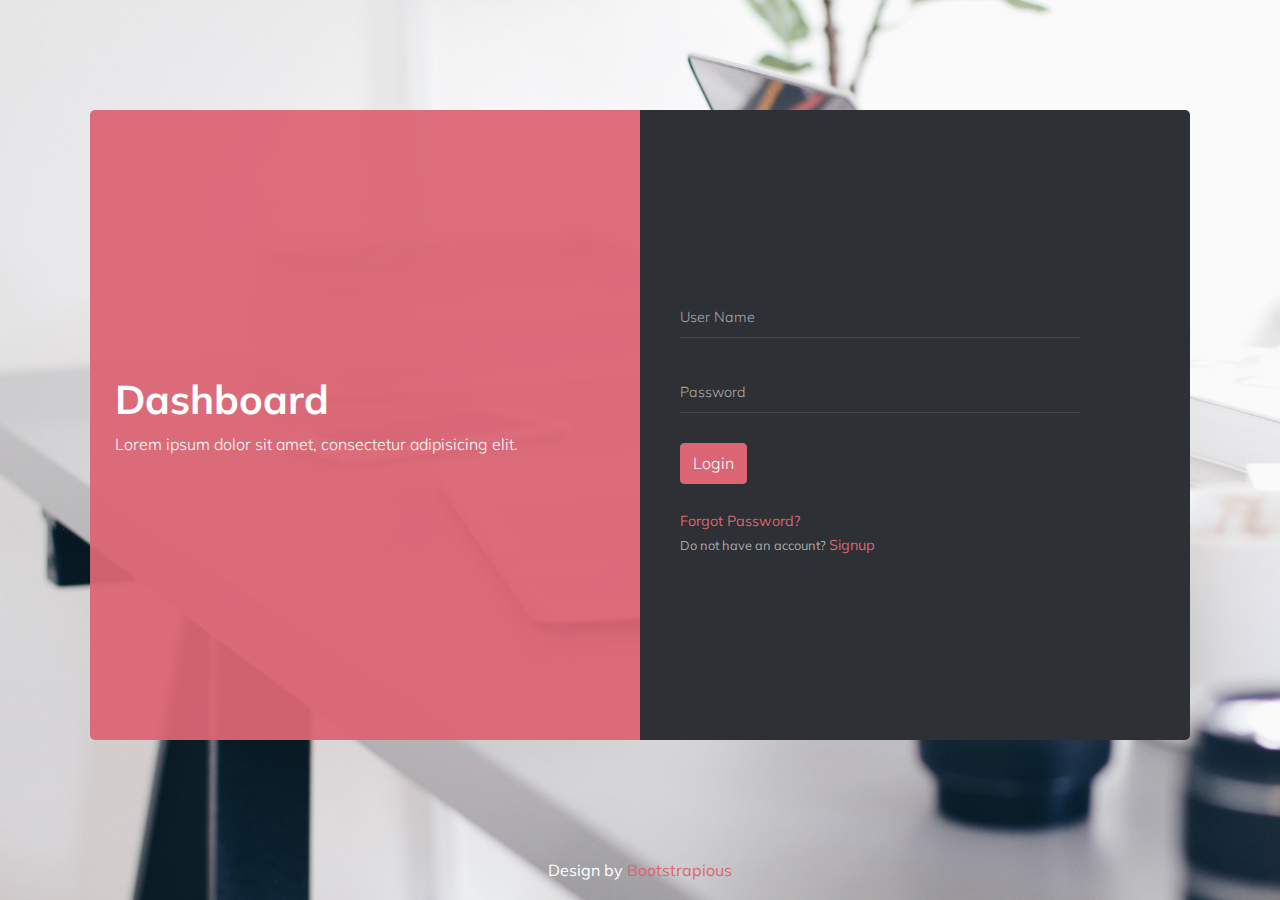
<file: TEMPS/Admin/distribution/login.html>
<!DOCTYPE html>
<html>
  <head>
    <meta charset="utf-8">
    <meta http-equiv="X-UA-Compatible" content="IE=edge">
    <title>Dark Bootstrap Admin by Bootstrapious.com</title>
    <meta name="description" content="">
    <meta name="viewport" content="width=device-width, initial-scale=1">
    <meta name="robots" content="all,follow">
    <!-- Bootstrap CSS-->
    <link rel="stylesheet" href="vendor/bootstrap/css/bootstrap.min.css">
    <!-- Font Awesome CSS-->
    <link rel="stylesheet" href="vendor/font-awesome/css/font-awesome.min.css">
    <!-- Custom Font Icons CSS-->
    <link rel="stylesheet" href="css/font.css">
    <!-- Google fonts - Muli-->
    <link rel="stylesheet" href="https://fonts.googleapis.com/css?family=Muli:300,400,700">
    <!-- theme stylesheet-->
    <link rel="stylesheet" href="css/style.default.css" id="theme-stylesheet">
    <!-- Custom stylesheet - for your changes-->
    <link rel="stylesheet" href="css/custom.css">
    <!-- Favicon-->
    <link rel="shortcut icon" href="img/favicon.ico">
    <!-- Tweaks for older IEs--><!--[if lt IE 9]>
        <script src="https://oss.maxcdn.com/html5shiv/3.7.3/html5shiv.min.js"></script>
        <script src="https://oss.maxcdn.com/respond/1.4.2/respond.min.js"></script><![endif]-->
  </head>
  <body>
    <div class="login-page">
      <div class="container d-flex align-items-center">
        <div class="form-holder has-shadow">
          <div class="row">
            <!-- Logo & Information Panel-->
            <div class="col-lg-6">
              <div class="info d-flex align-items-center">
                <div class="content">
                  <div class="logo">
                    <h1>Dashboard</h1>
                  </div>
                  <p>Lorem ipsum dolor sit amet, consectetur adipisicing elit.</p>
                </div>
              </div>
            </div>
            <!-- Form Panel    -->
            <div class="col-lg-6">
              <div class="form d-flex align-items-center">
                <div class="content">
                  <form method="get" class="form-validate mb-4">
                    <div class="form-group">
                      <input id="login-username" type="text" name="loginUsername" required data-msg="Please enter your username" class="input-material">
                      <label for="login-username" class="label-material">User Name</label>
                    </div>
                    <div class="form-group">
                      <input id="login-password" type="password" name="loginPassword" required data-msg="Please enter your password" class="input-material">
                      <label for="login-password" class="label-material">Password</label>
                    </div>
                    <button type="submit" class="btn btn-primary">Login</button>
                  </form><a href="#" class="forgot-pass">Forgot Password?</a><br><small>Do not have an account? </small><a href="register.html" class="signup">Signup</a>
                </div>
              </div>
            </div>
          </div>
        </div>
      </div>
      <div class="copyrights text-center">
        <p>Design by <a href="https://bootstrapious.com/p/bootstrap-4-dark-admin" class="external">Bootstrapious</a></p>
        <!-- Please do not remove the backlink to us unless you support further theme's development at https://bootstrapious.com/donate. It is part of the license conditions. Thank you for understanding :)-->
      </div>
    </div>
    <!-- JavaScript files-->
    <script src="vendor/jquery/jquery.min.js"></script>
    <script src="vendor/popper.js/umd/popper.min.js"> </script>
    <script src="vendor/bootstrap/js/bootstrap.min.js"></script>
    <script src="vendor/jquery.cookie/jquery.cookie.js"> </script>
    <script src="vendor/chart.js/Chart.min.js"></script>
    <script src="vendor/jquery-validation/jquery.validate.min.js"></script>
    <script src="js/front.js"></script>
  </body>
</html>
</file>
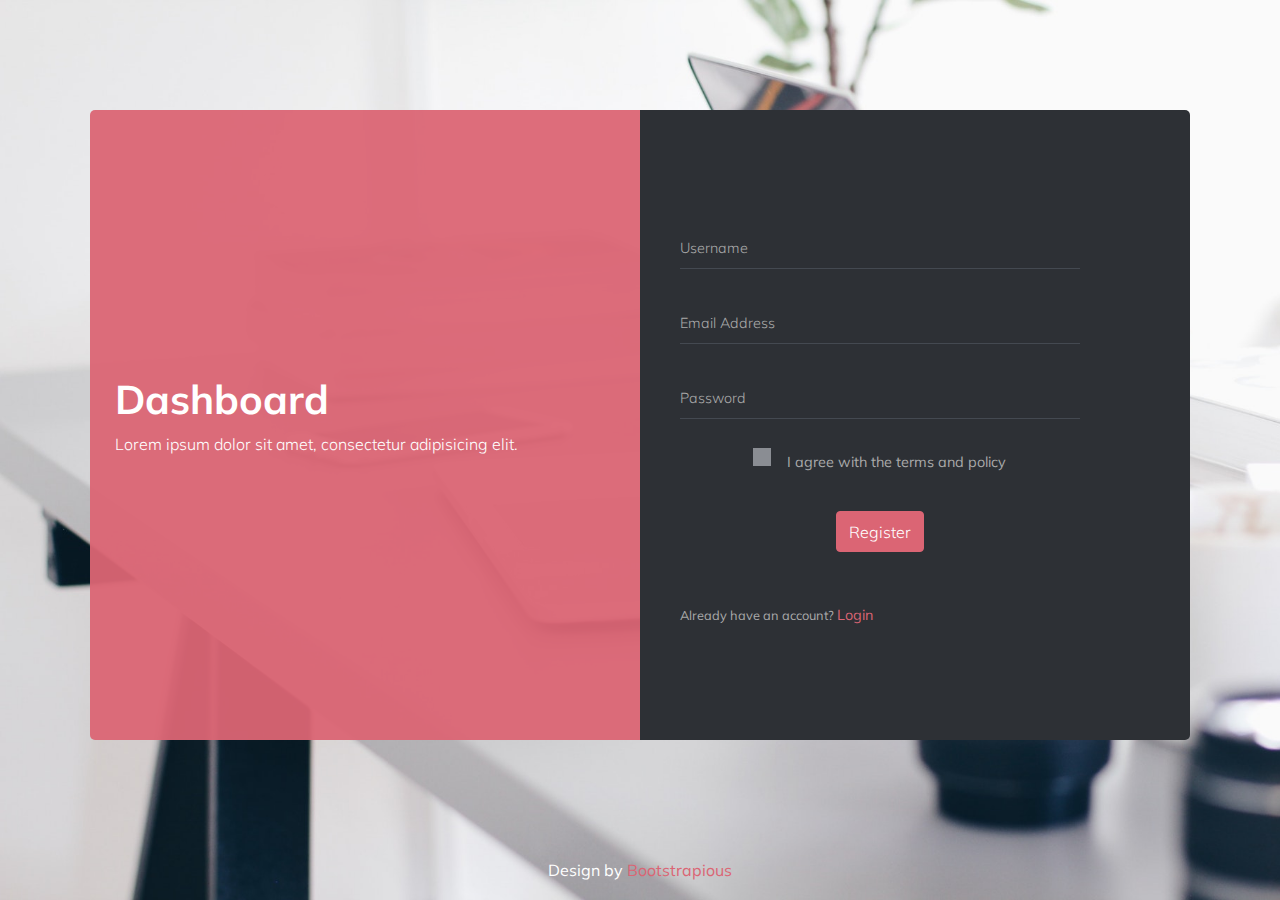
<file: TEMPS/Admin/distribution/register.html>
<!DOCTYPE html>
<html>
  <head>
    <meta charset="utf-8">
    <meta http-equiv="X-UA-Compatible" content="IE=edge">
    <title>Dark Bootstrap Admin by Bootstrapious.com</title>
    <meta name="description" content="">
    <meta name="viewport" content="width=device-width, initial-scale=1">
    <meta name="robots" content="all,follow">
    <!-- Bootstrap CSS-->
    <link rel="stylesheet" href="vendor/bootstrap/css/bootstrap.min.css">
    <!-- Font Awesome CSS-->
    <link rel="stylesheet" href="vendor/font-awesome/css/font-awesome.min.css">
    <!-- Custom Font Icons CSS-->
    <link rel="stylesheet" href="css/font.css">
    <!-- Google fonts - Muli-->
    <link rel="stylesheet" href="https://fonts.googleapis.com/css?family=Muli:300,400,700">
    <!-- theme stylesheet-->
    <link rel="stylesheet" href="css/style.default.css" id="theme-stylesheet">
    <!-- Custom stylesheet - for your changes-->
    <link rel="stylesheet" href="css/custom.css">
    <!-- Favicon-->
    <link rel="shortcut icon" href="img/favicon.ico">
    <!-- Tweaks for older IEs--><!--[if lt IE 9]>
        <script src="https://oss.maxcdn.com/html5shiv/3.7.3/html5shiv.min.js"></script>
        <script src="https://oss.maxcdn.com/respond/1.4.2/respond.min.js"></script><![endif]-->
  </head>
  <body>
    <div class="login-page">
      <div class="container d-flex align-items-center">
        <div class="form-holder has-shadow">
          <div class="row">
            <!-- Logo & Information Panel-->
            <div class="col-lg-6">
              <div class="info d-flex align-items-center">
                <div class="content">
                  <div class="logo">
                    <h1>Dashboard</h1>
                  </div>
                  <p>Lorem ipsum dolor sit amet, consectetur adipisicing elit.</p>
                </div>
              </div>
            </div>
            <!-- Form Panel    -->
            <div class="col-lg-6 bg-white">
              <div class="form d-flex align-items-center">
                <div class="content">
                  <form class="text-left form-validate">
                    <div class="form-group-material">
                      <input id="register-username" type="text" name="registerUsername" required data-msg="Please enter your username" class="input-material">
                      <label for="register-username" class="label-material">Username</label>
                    </div>
                    <div class="form-group-material">
                      <input id="register-email" type="email" name="registerEmail" required data-msg="Please enter a valid email address" class="input-material">
                      <label for="register-email" class="label-material">Email Address      </label>
                    </div>
                    <div class="form-group-material">
                      <input id="register-password" type="password" name="registerPassword" required data-msg="Please enter your password" class="input-material">
                      <label for="register-password" class="label-material">Password        </label>
                    </div>
                    <div class="form-group terms-conditions text-center">
                      <input id="register-agree" name="registerAgree" type="checkbox" required value="1" data-msg="Your agreement is required" class="checkbox-template">
                      <label for="register-agree">I agree with the terms and policy</label>
                    </div>
                    <div class="form-group text-center">
                      <input id="register" type="submit" value="Register" class="btn btn-primary">
                    </div>
                  </form><small>Already have an account? </small><a href="login.html" class="signup">Login</a>
                </div>
              </div>
            </div>
          </div>
        </div>
      </div>
      <div class="copyrights text-center">
        <p>Design by <a href="https://bootstrapious.com" class="external">Bootstrapious</a></p>
        <!-- Please do not remove the backlink to us unless you support further theme's development at https://bootstrapious.com/donate. It is part of the license conditions. Thank you for understanding :)-->
      </div>
    </div>
    <!-- JavaScript files-->
    <script src="vendor/jquery/jquery.min.js"></script>
    <script src="vendor/popper.js/umd/popper.min.js"> </script>
    <script src="vendor/bootstrap/js/bootstrap.min.js"></script>
    <script src="vendor/jquery.cookie/jquery.cookie.js"> </script>
    <script src="vendor/chart.js/Chart.min.js"></script>
    <script src="vendor/jquery-validation/jquery.validate.min.js"></script>
    <script src="js/front.js"></script>
  </body>
</html>
</file>
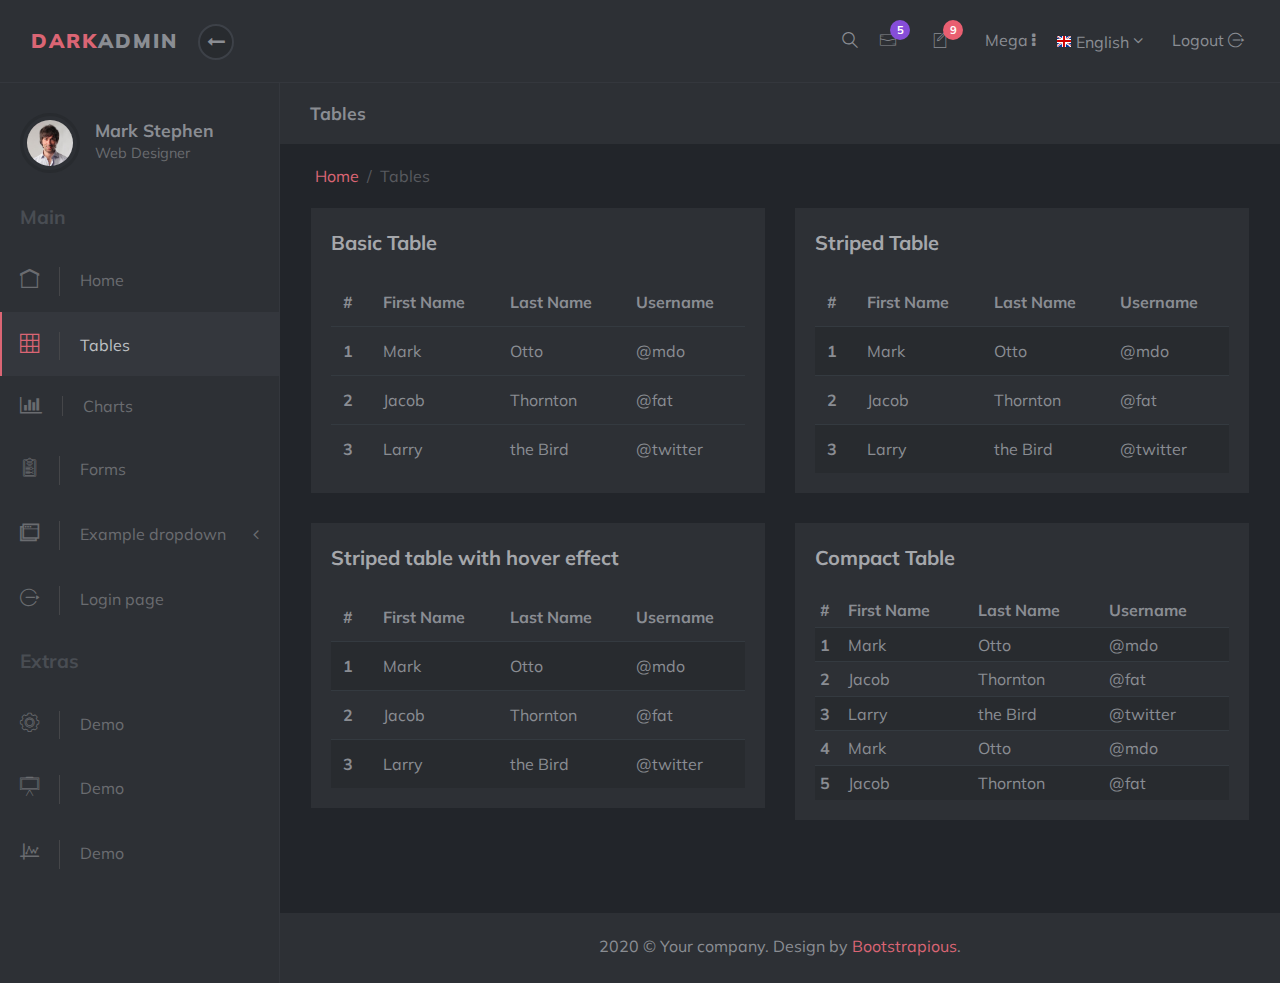
<file: TEMPS/Admin/distribution/tables.html>
<!DOCTYPE html>
<html>
  <head> 
    <meta charset="utf-8">
    <meta http-equiv="X-UA-Compatible" content="IE=edge">
    <title>Dark Bootstrap Admin by Bootstrapious.com</title>
    <meta name="description" content="">
    <meta name="viewport" content="width=device-width, initial-scale=1">
    <meta name="robots" content="all,follow">
    <!-- Bootstrap CSS-->
    <link rel="stylesheet" href="vendor/bootstrap/css/bootstrap.min.css">
    <!-- Font Awesome CSS-->
    <link rel="stylesheet" href="vendor/font-awesome/css/font-awesome.min.css">
    <!-- Custom Font Icons CSS-->
    <link rel="stylesheet" href="css/font.css">
    <!-- Google fonts - Muli-->
    <link rel="stylesheet" href="https://fonts.googleapis.com/css?family=Muli:300,400,700">
    <!-- theme stylesheet-->
    <link rel="stylesheet" href="css/style.default.css" id="theme-stylesheet">
    <!-- Custom stylesheet - for your changes-->
    <link rel="stylesheet" href="css/custom.css">
    <!-- Favicon-->
    <link rel="shortcut icon" href="img/favicon.ico">
    <!-- Tweaks for older IEs--><!--[if lt IE 9]>
        <script src="https://oss.maxcdn.com/html5shiv/3.7.3/html5shiv.min.js"></script>
        <script src="https://oss.maxcdn.com/respond/1.4.2/respond.min.js"></script><![endif]-->
  </head>
  <body>
    <header class="header">   
      <nav class="navbar navbar-expand-lg">
        <div class="search-panel">
          <div class="search-inner d-flex align-items-center justify-content-center">
            <div class="close-btn">Close <i class="fa fa-close"></i></div>
            <form id="searchForm" action="#">
              <div class="form-group">
                <input type="search" name="search" placeholder="What are you searching for...">
                <button type="submit" class="submit">Search</button>
              </div>
            </form>
          </div>
        </div>
        <div class="container-fluid d-flex align-items-center justify-content-between">
          <div class="navbar-header">
            <!-- Navbar Header--><a href="index.html" class="navbar-brand">
              <div class="brand-text brand-big visible text-uppercase"><strong class="text-primary">Dark</strong><strong>Admin</strong></div>
              <div class="brand-text brand-sm"><strong class="text-primary">D</strong><strong>A</strong></div></a>
            <!-- Sidebar Toggle Btn-->
            <button class="sidebar-toggle"><i class="fa fa-long-arrow-left"></i></button>
          </div>
          <div class="right-menu list-inline no-margin-bottom">    
            <div class="list-inline-item"><a href="#" class="search-open nav-link"><i class="icon-magnifying-glass-browser"></i></a></div>
            <div class="list-inline-item dropdown"><a id="navbarDropdownMenuLink1" href="#" data-toggle="dropdown" aria-haspopup="true" aria-expanded="false" class="nav-link messages-toggle"><i class="icon-email"></i><span class="badge dashbg-1">5</span></a>
              <div aria-labelledby="navbarDropdownMenuLink1" class="dropdown-menu messages"><a href="#" class="dropdown-item message d-flex align-items-center">
                  <div class="profile"><img src="img/avatar-3.jpg" alt="..." class="img-fluid">
                    <div class="status online"></div>
                  </div>
                  <div class="content">   <strong class="d-block">Nadia Halsey</strong><span class="d-block">lorem ipsum dolor sit amit</span><small class="date d-block">9:30am</small></div></a><a href="#" class="dropdown-item message d-flex align-items-center">
                  <div class="profile"><img src="img/avatar-2.jpg" alt="..." class="img-fluid">
                    <div class="status away"></div>
                  </div>
                  <div class="content">   <strong class="d-block">Peter Ramsy</strong><span class="d-block">lorem ipsum dolor sit amit</span><small class="date d-block">7:40am</small></div></a><a href="#" class="dropdown-item message d-flex align-items-center">
                  <div class="profile"><img src="img/avatar-1.jpg" alt="..." class="img-fluid">
                    <div class="status busy"></div>
                  </div>
                  <div class="content">   <strong class="d-block">Sam Kaheil</strong><span class="d-block">lorem ipsum dolor sit amit</span><small class="date d-block">6:55am</small></div></a><a href="#" class="dropdown-item message d-flex align-items-center">
                  <div class="profile"><img src="img/avatar-5.jpg" alt="..." class="img-fluid">
                    <div class="status offline"></div>
                  </div>
                  <div class="content">   <strong class="d-block">Sara Wood</strong><span class="d-block">lorem ipsum dolor sit amit</span><small class="date d-block">10:30pm</small></div></a><a href="#" class="dropdown-item text-center message"> <strong>See All Messages <i class="fa fa-angle-right"></i></strong></a></div>
            </div>
            <!-- Tasks-->
            <div class="list-inline-item dropdown"><a id="navbarDropdownMenuLink2" href="#" data-toggle="dropdown" aria-haspopup="true" aria-expanded="false" class="nav-link tasks-toggle"><i class="icon-new-file"></i><span class="badge dashbg-3">9</span></a>
              <div aria-labelledby="navbarDropdownMenuLink2" class="dropdown-menu tasks-list"><a href="#" class="dropdown-item">
                  <div class="text d-flex justify-content-between"><strong>Task 1</strong><span>40% complete</span></div>
                  <div class="progress">
                    <div role="progressbar" style="width: 40%" aria-valuenow="40" aria-valuemin="0" aria-valuemax="100" class="progress-bar dashbg-1"></div>
                  </div></a><a href="#" class="dropdown-item">
                  <div class="text d-flex justify-content-between"><strong>Task 2</strong><span>20% complete</span></div>
                  <div class="progress">
                    <div role="progressbar" style="width: 20%" aria-valuenow="20" aria-valuemin="0" aria-valuemax="100" class="progress-bar dashbg-3"></div>
                  </div></a><a href="#" class="dropdown-item">
                  <div class="text d-flex justify-content-between"><strong>Task 3</strong><span>70% complete</span></div>
                  <div class="progress">
                    <div role="progressbar" style="width: 70%" aria-valuenow="70" aria-valuemin="0" aria-valuemax="100" class="progress-bar dashbg-2"></div>
                  </div></a><a href="#" class="dropdown-item">
                  <div class="text d-flex justify-content-between"><strong>Task 4</strong><span>30% complete</span></div>
                  <div class="progress">
                    <div role="progressbar" style="width: 30%" aria-valuenow="30" aria-valuemin="0" aria-valuemax="100" class="progress-bar dashbg-4"></div>
                  </div></a><a href="#" class="dropdown-item">
                  <div class="text d-flex justify-content-between"><strong>Task 5</strong><span>65% complete</span></div>
                  <div class="progress">
                    <div role="progressbar" style="width: 65%" aria-valuenow="65" aria-valuemin="0" aria-valuemax="100" class="progress-bar dashbg-1"></div>
                  </div></a><a href="#" class="dropdown-item text-center"> <strong>See All Tasks <i class="fa fa-angle-right"></i></strong></a>
              </div>
            </div>
            <!-- Tasks end-->
            <!-- Megamenu-->
            <div class="list-inline-item dropdown menu-large"><a href="#" data-toggle="dropdown" class="nav-link">Mega <i class="fa fa-ellipsis-v"></i></a>
              <div class="dropdown-menu megamenu">
                <div class="row">
                  <div class="col-lg-3 col-md-6"><strong class="text-uppercase">Elements Heading</strong>
                    <ul class="list-unstyled mb-3">
                      <li><a href="#">Lorem ipsum dolor</a></li>
                      <li><a href="#">Sed ut perspiciatis</a></li>
                      <li><a href="#">Voluptatum deleniti</a></li>
                      <li><a href="#">At vero eos</a></li>
                      <li><a href="#">Consectetur adipiscing</a></li>
                      <li><a href="#">Duis aute irure</a></li>
                      <li><a href="#">Necessitatibus saepe</a></li>
                      <li><a href="#">Maiores alias</a></li>
                    </ul>
                  </div>
                  <div class="col-lg-3 col-md-6"><strong class="text-uppercase">Elements Heading</strong>
                    <ul class="list-unstyled mb-3">
                      <li><a href="#">Lorem ipsum dolor</a></li>
                      <li><a href="#">Sed ut perspiciatis</a></li>
                      <li><a href="#">Voluptatum deleniti</a></li>
                      <li><a href="#">At vero eos</a></li>
                      <li><a href="#">Consectetur adipiscing</a></li>
                      <li><a href="#">Duis aute irure</a></li>
                      <li><a href="#">Necessitatibus saepe</a></li>
                      <li><a href="#">Maiores alias</a></li>
                    </ul>
                  </div>
                  <div class="col-lg-3 col-md-6"><strong class="text-uppercase">Elements Heading</strong>
                    <ul class="list-unstyled mb-3">
                      <li><a href="#">Lorem ipsum dolor</a></li>
                      <li><a href="#">Sed ut perspiciatis</a></li>
                      <li><a href="#">Voluptatum deleniti</a></li>
                      <li><a href="#">At vero eos</a></li>
                      <li><a href="#">Consectetur adipiscing</a></li>
                      <li><a href="#">Duis aute irure</a></li>
                      <li><a href="#">Necessitatibus saepe</a></li>
                      <li><a href="#">Maiores alias</a></li>
                    </ul>
                  </div>
                  <div class="col-lg-3 col-md-6"><strong class="text-uppercase">Elements Heading</strong>
                    <ul class="list-unstyled mb-3">
                      <li><a href="#">Lorem ipsum dolor</a></li>
                      <li><a href="#">Sed ut perspiciatis</a></li>
                      <li><a href="#">Voluptatum deleniti</a></li>
                      <li><a href="#">At vero eos</a></li>
                      <li><a href="#">Consectetur adipiscing</a></li>
                      <li><a href="#">Duis aute irure</a></li>
                      <li><a href="#">Necessitatibus saepe</a></li>
                      <li><a href="#">Maiores alias</a></li>
                    </ul>
                  </div>
                </div>
                <div class="row megamenu-buttons text-center">
                  <div class="col-lg-2 col-md-4"><a href="#" class="d-block megamenu-button-link dashbg-1"><i class="fa fa-clock-o"></i><strong>Demo 1</strong></a></div>
                  <div class="col-lg-2 col-md-4"><a href="#" class="d-block megamenu-button-link dashbg-2"><i class="fa fa-clock-o"></i><strong>Demo 2</strong></a></div>
                  <div class="col-lg-2 col-md-4"><a href="#" class="d-block megamenu-button-link dashbg-3"><i class="fa fa-clock-o"></i><strong>Demo 3</strong></a></div>
                  <div class="col-lg-2 col-md-4"><a href="#" class="d-block megamenu-button-link dashbg-4"><i class="fa fa-clock-o"></i><strong>Demo 4</strong></a></div>
                  <div class="col-lg-2 col-md-4"><a href="#" class="d-block megamenu-button-link bg-danger"><i class="fa fa-clock-o"></i><strong>Demo 5</strong></a></div>
                  <div class="col-lg-2 col-md-4"><a href="#" class="d-block megamenu-button-link bg-info"><i class="fa fa-clock-o"></i><strong>Demo 6</strong></a></div>
                </div>
              </div>
            </div>
            <!-- Megamenu end     -->
            <!-- Languages dropdown    -->
            <div class="list-inline-item dropdown"><a id="languages" rel="nofollow" data-target="#" href="#" data-toggle="dropdown" aria-haspopup="true" aria-expanded="false" class="nav-link language dropdown-toggle"><img src="img/flags/16/GB.png" alt="English"><span class="d-none d-sm-inline-block">English</span></a>
              <div aria-labelledby="languages" class="dropdown-menu"><a rel="nofollow" href="#" class="dropdown-item"> <img src="img/flags/16/DE.png" alt="English" class="mr-2"><span>German</span></a><a rel="nofollow" href="#" class="dropdown-item"> <img src="img/flags/16/FR.png" alt="English" class="mr-2"><span>French  </span></a></div>
            </div>
            <!-- Log out               -->
            <div class="list-inline-item logout">                   <a id="logout" href="login.html" class="nav-link"> <span class="d-none d-sm-inline">Logout </span><i class="icon-logout"></i></a></div>
          </div>
        </div>
      </nav>
    </header>
    <div class="d-flex align-items-stretch">
      <!-- Sidebar Navigation-->
      <nav id="sidebar">
        <!-- Sidebar Header-->
        <div class="sidebar-header d-flex align-items-center">
          <div class="avatar"><img src="img/avatar-6.jpg" alt="..." class="img-fluid rounded-circle"></div>
          <div class="title">
            <h1 class="h5">Mark Stephen</h1>
            <p>Web Designer</p>
          </div>
        </div>
        <!-- Sidebar Navidation Menus--><span class="heading">Main</span>
        <ul class="list-unstyled">
          <li><a href="index.html"> <i class="icon-home"></i>Home </a></li>
          <li class="active"><a href="tables.html"> <i class="icon-grid"></i>Tables </a></li>
          <li><a href="charts.html"> <i class="fa fa-bar-chart"></i>Charts </a></li>
          <li><a href="forms.html"> <i class="icon-padnote"></i>Forms </a></li>
          <li><a href="#exampledropdownDropdown" aria-expanded="false" data-toggle="collapse"> <i class="icon-windows"></i>Example dropdown </a>
            <ul id="exampledropdownDropdown" class="collapse list-unstyled ">
              <li><a href="#">Page</a></li>
              <li><a href="#">Page</a></li>
              <li><a href="#">Page</a></li>
            </ul>
          </li>
          <li><a href="login.html"> <i class="icon-logout"></i>Login page </a></li>
        </ul><span class="heading">Extras</span>
        <ul class="list-unstyled">
          <li> <a href="#"> <i class="icon-settings"></i>Demo </a></li>
          <li> <a href="#"> <i class="icon-writing-whiteboard"></i>Demo </a></li>
          <li> <a href="#"> <i class="icon-chart"></i>Demo </a></li>
        </ul>
      </nav>
      <!-- Sidebar Navigation end-->
      <div class="page-content">
        <!-- Page Header-->
        <div class="page-header no-margin-bottom">
          <div class="container-fluid">
            <h2 class="h5 no-margin-bottom">Tables</h2>
          </div>
        </div>
        <!-- Breadcrumb-->
        <div class="container-fluid">
          <ul class="breadcrumb">
            <li class="breadcrumb-item"><a href="index.html">Home</a></li>
            <li class="breadcrumb-item active">Tables        </li>
          </ul>
        </div>
        <section class="no-padding-top">
          <div class="container-fluid">
            <div class="row">
              <div class="col-lg-6">
                <div class="block margin-bottom-sm">
                  <div class="title"><strong>Basic Table</strong></div>
                  <div class="table-responsive"> 
                    <table class="table">
                      <thead>
                        <tr>
                          <th>#</th>
                          <th>First Name</th>
                          <th>Last Name</th>
                          <th>Username</th>
                        </tr>
                      </thead>
                      <tbody>
                        <tr>
                          <th scope="row">1</th>
                          <td>Mark</td>
                          <td>Otto</td>
                          <td>@mdo</td>
                        </tr>
                        <tr>
                          <th scope="row">2</th>
                          <td>Jacob</td>
                          <td>Thornton</td>
                          <td>@fat</td>
                        </tr>
                        <tr>
                          <th scope="row">3</th>
                          <td>Larry</td>
                          <td>the Bird</td>
                          <td>@twitter</td>
                        </tr>
                      </tbody>
                    </table>
                  </div>
                </div>
              </div>
              <div class="col-lg-6">
                <div class="block margin-bottom-sm">
                  <div class="title"><strong>Striped Table</strong></div>
                  <div class="table-responsive"> 
                    <table class="table table-striped">
                      <thead>
                        <tr>
                          <th>#</th>
                          <th>First Name</th>
                          <th>Last Name</th>
                          <th>Username</th>
                        </tr>
                      </thead>
                      <tbody>
                        <tr>
                          <th scope="row">1</th>
                          <td>Mark</td>
                          <td>Otto</td>
                          <td>@mdo</td>
                        </tr>
                        <tr>
                          <th scope="row">2</th>
                          <td>Jacob</td>
                          <td>Thornton</td>
                          <td>@fat</td>
                        </tr>
                        <tr>
                          <th scope="row">3</th>
                          <td>Larry</td>
                          <td>the Bird</td>
                          <td>@twitter  </td>
                        </tr>
                      </tbody>
                    </table>
                  </div>
                </div>
              </div>
              <div class="col-lg-6">
                <div class="block">
                  <div class="title"><strong>Striped table with hover effect</strong></div>
                  <div class="table-responsive"> 
                    <table class="table table-striped table-hover">
                      <thead>
                        <tr>
                          <th>#</th>
                          <th>First Name</th>
                          <th>Last Name</th>
                          <th>Username</th>
                        </tr>
                      </thead>
                      <tbody>
                        <tr>
                          <th scope="row">1</th>
                          <td>Mark</td>
                          <td>Otto</td>
                          <td>@mdo</td>
                        </tr>
                        <tr>
                          <th scope="row">2</th>
                          <td>Jacob</td>
                          <td>Thornton</td>
                          <td>@fat</td>
                        </tr>
                        <tr>
                          <th scope="row">3</th>
                          <td>Larry</td>
                          <td>the Bird</td>
                          <td>@twitter       </td>
                        </tr>
                      </tbody>
                    </table>
                  </div>
                </div>
              </div>
              <div class="col-lg-6">
                <div class="block">
                  <div class="title"><strong>Compact Table</strong></div>
                  <div class="table-responsive"> 
                    <table class="table table-striped table-sm">
                      <thead>
                        <tr>
                          <th>#</th>
                          <th>First Name</th>
                          <th>Last Name</th>
                          <th>Username</th>
                        </tr>
                      </thead>
                      <tbody>
                        <tr>
                          <th scope="row">1</th>
                          <td>Mark</td>
                          <td>Otto</td>
                          <td>@mdo</td>
                        </tr>
                        <tr>
                          <th scope="row">2</th>
                          <td>Jacob</td>
                          <td>Thornton</td>
                          <td>@fat</td>
                        </tr>
                        <tr>
                          <th scope="row">3</th>
                          <td>Larry</td>
                          <td>the Bird</td>
                          <td>@twitter      </td>
                        </tr>
                        <tr>
                          <th scope="row">4</th>
                          <td>Mark</td>
                          <td>Otto</td>
                          <td>@mdo</td>
                        </tr>
                        <tr>
                          <th scope="row">5</th>
                          <td>Jacob</td>
                          <td>Thornton</td>
                          <td>@fat</td>
                        </tr>
                      </tbody>
                    </table>
                  </div>
                </div>
              </div>
            </div>
          </div>
        </section>
        <footer class="footer">
          <div class="footer__block block no-margin-bottom">
            <div class="container-fluid text-center">
              <!-- Please do not remove the backlink to us unless you support us at https://bootstrapious.com/donate. It is part of the license conditions. Thank you for understanding :)-->
              <p class="no-margin-bottom">2020 &copy; Your company. Design by <a href="https://bootstrapious.com/p/bootstrap-4-dark-admin">Bootstrapious</a>.</p>
            </div>
          </div>
        </footer>
      </div>
    </div>
    <!-- JavaScript files-->
    <script src="vendor/jquery/jquery.min.js"></script>
    <script src="vendor/popper.js/umd/popper.min.js"> </script>
    <script src="vendor/bootstrap/js/bootstrap.min.js"></script>
    <script src="vendor/jquery.cookie/jquery.cookie.js"> </script>
    <script src="vendor/chart.js/Chart.min.js"></script>
    <script src="vendor/jquery-validation/jquery.validate.min.js"></script>
    <script src="js/front.js"></script>
  </body>
</html>
</file>
<file: TEMPS/css/layout.css>
.col1, .col2, .col3, .cols {
	float:left;
}
.col1 {
	width:250px;
}
.col2 {
	width:570px;
}
.col3 {
	width:240px;
}
.cols {
	width:78px;
	padding-bottom:0
}
#page2 .box1 .pad {
	padding:10px 0 15px 30px;
}
#page2 .box1 figure {
	padding-top:1px
}
#page2 .box1 .pad_bot2 {
	padding-bottom:28px;
}
#page3 .box1 .pad, #page4 .box1 .pad, #page5 .box1 .pad {
	padding:10px 0 15px 30px;
}
#page3 .box1 figure, #page4 .box1 figure {
	padding-top:1px
}
#page3 .line1, #page4 .line1 {
	padding-bottom:10px
}
#page3 .line2 {
	background:url(../images/line_vert2.gif) 280px 0 repeat-y;
	padding-bottom:0;
	padding-top:3px;
}
#page5 .line2 {
	background:url(../images/line_vert2.gif) 280px 0 repeat-y;
	margin-top:6px;
	padding:0
}
#page5 .line3 {
	padding-top:4px;
	padding-bottom:5px;
}
</file>
<file: TEMPS/css/style.css>
/* Getting the new tags to behave */
article, aside, audio, canvas, command, datalist, details, embed, figcaption, figure, footer, header, hgroup, keygen, meter, nav, output, progress, section, source, video {
	display:block
}
mark, rp, rt, ruby, summary, time {
	display:inline
}
/* Left & Right alignment */
.left {
	float:left
}
.right {
	float:right
}
.wrapper {
	width:100%;
	overflow:hidden
}
/* Global properties ======================================================== */
body {
	background:#000;
	border:0;
	font:12px Arial, Helvetica, sans-serif;
	color:#72716f;
	line-height:20px;
	min-width:980px
}
.ic, .ic a {
	border:0;
	float:right;
	background:#fff;
	color:#f00;
	width:50%;
	line-height:10px;
	font-size:10px;
	margin:-220% 0 0 0;
	overflow:hidden;
	padding:0
}
.css3 {
	border-radius:8px;
	-moz-border-radius:8px;
	-webkit-border-radius:8px;
	box-shadow:0 0 4px rgba(0, 0, 0, .4);
	-moz-box-shadow:0 0 4px rgba(0, 0, 0, .4);
	-webkit-box-shadow:0 0 4px rgba(0, 0, 0, .4);
	position:relative
}
/* Global Structure ============================================================= */
.main {
	margin:0 auto;
	width:960px;
	padding:0 6px
}
.bg1 {
	background:url(../images/bg.gif) top center repeat
}
.bg2 {
	background:url(../images/bg_top.png) top center no-repeat
}
.box {
	background:#12110f;
	box-shadow:0 0 6px #000;
	-moz-box-shadow:0 0 6px #000;
	-webkit-box-shadow:0 0 6px #000;
	position:relative
}
/* ============================= main layout ====================== */
a {
	color:#72716f;
	text-decoration:underline;
	outline:none
}
a:hover {
	text-decoration:none
}
h1 {
	padding:40px 0 0 38px;
	float:left
}
h2 {
	font-size:21px;
	line-height:1.2em;
	padding:6px 0 15px 0;
	color:#fff;
	letter-spacing:-1px
}
h2 img {
	margin-right:15px;
	float:left
}
p {
	padding-bottom:20px
}
/* ============================= header ====================== */
header {
	height:116px
}
#logo {
	display:block;
	text-indent:-9999px;
	background:url(../images/logo.png) 0 0 no-repeat;
	width:240px;
	height:46px
}
.department {
	float:right;
	padding:37px 35px 0 0;
	color:#72716f;
	text-align:right
}
.department span {
	color:#fff
}
#menu {
	background:#fff;
	padding:10px 2px;
	height:39px;
	margin-bottom:10px
}
#menu > li {
	border-right:1px solid #f2f2f2;
	float:left
}
#menu .last {
	border:0
}
#menu > li > a {
	display:block;
	padding:0 62px;
	font-size:16px;
	color:#12110f;
	text-decoration:none;
	line-height:39px
}
#menu > li > a:hover, #menu > .active > a {
	color:#f3b21d
}
/* ============================= content ====================== */
#content {
}
.box1 {
	background:#fff;
	padding:10px
}
.box1 h2 {
	color:#12110f;
	padding:7px 0 14px 0
}
.button1, .button2 {
	display:inline-block;
	background:#fff;
	padding:0 25px;
	color:#12110f;
	line-height:29px;
	position:relative;
	border-radius:1px;
	-moz-border-radius:1px;
	-webkit-border-radius:1px;
	text-decoration:none
}
.button2 {
	background:#12110f;
	color:#fff;
	padding:0 22px
}
.button1:hover {
	background:#2a2824;
	color:#72716f
}
.button2:hover {
	background:#f3b21d
}
/* =========== kwiks slider ========= */
.kwicks-wrapper {
	width:640px;
	overflow:hidden
}
.kwicks {/* recommended styles for kwicks ul container */
	list-style:none;
	position:relative;
	margin:0;
	padding:0 !important;
	overflow:hidden;
	height:414px;
	background:none
}
.kwicks li {/* these are required, but the values are up to you (must be pixel) */
	width:160px;
	height:414px;/*do not change these */
	display:block;
	overflow:hidden;
	padding:0 !important; /* if you need padding, do so with an inner div (or implement your own box-model hack) */
	cursor:pointer;
	background:none !important;
}
.kwicks.horizontal li {/* This is optional and will be disregarded by the script. However, it should be provided for non-JS enabled browsers. */
	margin-right:0;/*Set to same as spacing option. */
	float:left
}
.pad_bot1 {
	padding-bottom:10px
}
.pad_bot2 {
	padding-bottom:24px
}
.pad_bot3 {
	padding-bottom:14px
}
.pad_left1 {
	padding-left:70px
}
.pad_left2 {
	padding-left:80px
}
.pad {
	padding:20px 0 39px 40px
}
.box1 .pad {
	padding:20px 0 15px 30px
}
.marg_right1 {
	margin-right:20px
}
.line1 {
	background:url(../images/line_vert1.gif) 280px 0 repeat-y
}
.line2 {
	background:url(../images/line_vert1.gif) 600px 0 repeat-y;
	padding-bottom:7px
}
.line3 {
	background:url(../images/line_vert2.gif) 600px 0 repeat-y;
	padding-bottom:11px
}
.color1 {
	color:#f3b21d
}
.color2 {
	color:#fff
}
.color3 {
	color:#000
}
figure {
	padding-top:4px
}
.list1 {
}
.list1 li {
	line-height:24px
}
.list1 a {
	color:#f3b21d;
	padding-left:15px;
	background:url(../images/marker_1.gif) 0 5px no-repeat
}
.list2 {
	border-top:1px solid #f2f2f2;
	margin-top:-2px;
	padding-bottom:21px
}
.list2 li {
	line-height:23px;
	border-bottom:1px solid #f2f2f2;
	padding:0 6px;
	color:#000
}
.list2 span {
	float:right
}
/* ============================= footer ====================== */
footer {
	padding:47px 30px 47px 40px;
	height:44px
}
footer a {
}
footer a:hover {
}
#icons {
	padding-top:5px
}
#icons li {
	float:left;
	padding-right:11px
}
#footer_menu {
	padding-top:4px
}
#footer_menu li {
	padding-right:26px;
	background:url(../images/footer_menu_line.gif) right 5px no-repeat;
	margin-right:25px;
	float:left
}
#footer_menu .last {
	padding-right:0;
	margin-right:0;
	background:none
}
#footer_menu .active a {
	text-decoration:none
}
/* Tooltips */
.aToolTip {
	background:#2a2824;
	margin:0;
	padding:2px 10px 3px;
	font-size:11px;
	line-height:1.2em;
	position:absolute
}
.aToolTip .aToolTipContent {
	position:relative;
	margin:0;
	padding:0
}
/* ============================= forms ============================= */
#ContactForm {
	padding:0 10px 0 0;
	margin-top:-2px
}
#ContactForm .wrapper {
	overflow:inherit;
	min-height:30px;
	line-height:24px
}
#ContactForm .textarea_box {
	min-height:216px
}
#ContactForm a {
	margin-left:10px;
	float:right;
	padding:0 20px
}
#ContactForm .input {
	margin:0;
	float:right;
	width:482px;
	height:16px;
	background:#fff;
	border:1px solid #f2f2f2;
	padding:3px 5px;
	color:#72716f;
	font:12px Arial, Helvetica, sans-serif
}
#ContactForm textarea {
	overflow:auto;
	margin:0;
	float:right;
	width:482px;
	height:198px;
	background:#fff;
	border:1px solid #f2f2f2;
	padding:3px 5px;
	color:#72716f;
	font:12px Arial, Helvetica, sans-serif
}
#form1 {
	width:240px;
	float:right;
	padding:30px;
	background:#12110f
}
#form1 h2 {
	padding:0 0 22px 0;
	margin-top:-4px;
	color:#fff
}
#form1 .right {
	width:140px
}
#form1 .row {
	height:30px;
	line-height:22px
}
#form1 .row_textarea {
	height:102px;
	line-height:22px
}
#form1 .input {
	font:12px Arial, Helvetica, sans-serif;
	color:#72716f;
	background:none;
	height:15px;
	padding:3px 5px;
	width:128px;
	margin:0
}
#form1 textarea {
	font:12px Arial, Helvetica, sans-serif;
	color:#72716f;
	background:none;
	height:54px;
	padding:3px 5px;
	width:222px;
	margin:0;
	overflow:auto
}
/* -------------
 * Hidden - used to hide the original form elements
 * ------------- */
.jqTransformHidden {
	display:none
}
/* -------------
 * Inputs
 * ------------- */
.jqTransformInputWrapper {
	border:1px solid #2a2824;
	position:relative;
	border-radius:1px;
	-moz-border-radius:1px;
	-webkit-border-radius:1px;
	float:right;
	height:21px;
	width:138px !important
}
.jqTransformTextarea {
	border:1px solid #2a2824;
	position:relative;
	border-radius:1px;
	-moz-border-radius:1px;
	-webkit-border-radius:1px;
	height:64px;
	width:100%;
	margin-top:4px
}
/* -------------
 * Selects
 * ------------- */
.jqTransformSelectWrapper {
	position:relative;
	float:right
}
.jqTransformSelectWrapper div {
	font:12px Arial, Helvetica, sans-serif;
	color:#72716f;
	display:block;
	position:relative;
	height:21px;
	line-height:21px;
	overflow:hidden;
	cursor:pointer;
	border:1px solid #2a2824;
	background:none;
	border-radius:1px;
	-moz-border-radius:1px;
	-webkit-border-radius:1px
}
.jqTransformSelectWrapper div span {
	padding:0 0 0 5px;
	display:block
}
a.jqTransformSelectOpen {
	display:block;
	position:absolute;
	top:1px;
	right:1px;
	width:19px;
	height:19px;
	background:url(../images/select.gif) no-repeat
}
.jqTransformSelectWrapper ul {
	position:absolute;
	top:24px;
	left:0;
	background:#12110f;
	border:1px solid #2a2824;
	border-radius:1px;
	-moz-border-radius:1px;
	-webkit-border-radius:1px;
	display:none;
	z-index:10;
	padding:5px 0;
	height:50px;
	overflow:auto
}
.jqTransformSelectWrapper ul a {
	display:block;
	padding:0 5px;
	text-decoration:none;
	line-height:20px
}
.jqTransformSelectWrapper ul a.selected {
	color:#fff
}
.jqTransformSelectWrapper ul a:hover, .jqTransformSelectWrapper ul a.selected:hover {
	color:#fff;
	background:#2a2824
}
#form1 .select1 .jqTransformSelectWrapper div, #form1 .select1 .jqTransformSelectWrapper ul {
	width:138px !important
}
#form1 .select2 .jqTransformSelectWrapper div, #form1 .select2 .jqTransformSelectWrapper ul {
	width:42px !important
}
#form1 .select2 {
	float:right;
	width:44px;
	margin-left:4px
}
#form1 .button1 {
	float:right;
	margin-left:4px;
	padding:0 19px
}
</file>
<file: TEMPS/css/ie.css>
/* -----------------for pie------------------- */

.box, .button1, .button2 {
	behavior: url("../js/PIE.htc");
}
</file>
<file: TEMPS/yeni template/css/pe-icon-7-stroke.css>
@font-face {
	font-family: 'Pe-icon-7-stroke';
	src:url('../fonts/Pe-icon-7-stroke.eot?d7yf1v');
	src:url('../fonts/Pe-icon-7-stroke.eot?#iefixd7yf1v') format('embedded-opentype'),
		url('../fonts/Pe-icon-7-stroke.woff?d7yf1v') format('woff'),
		url('../fonts/Pe-icon-7-stroke.ttf?d7yf1v') format('truetype'),
		url('../fonts/Pe-icon-7-stroke.svg?d7yf1v#Pe-icon-7-stroke') format('svg');
	font-weight: normal;
	font-style: normal;
}

[class^="pe-7s-"], [class*=" pe-7s-"] {
	display: inline-block;
	font-family: 'Pe-icon-7-stroke';
	speak: none;
	font-style: normal;
	font-weight: normal;
	font-variant: normal;
	text-transform: none;
	line-height: 1;

	/* Better Font Rendering =========== */
	-webkit-font-smoothing: antialiased;
	-moz-osx-font-smoothing: grayscale;
}

.pe-7s-album:before {
	content: "\e6aa";
}
.pe-7s-arc:before {
	content: "\e6ab";
}
.pe-7s-back-2:before {
	content: "\e6ac";
}
.pe-7s-bandaid:before {
	content: "\e6ad";
}
.pe-7s-car:before {
	content: "\e6ae";
}
.pe-7s-diamond:before {
	content: "\e6af";
}
.pe-7s-door-lock:before {
	content: "\e6b0";
}
.pe-7s-eyedropper:before {
	content: "\e6b1";
}
.pe-7s-female:before {
	content: "\e6b2";
}
.pe-7s-gym:before {
	content: "\e6b3";
}
.pe-7s-hammer:before {
	content: "\e6b4";
}
.pe-7s-headphones:before {
	content: "\e6b5";
}
.pe-7s-helm:before {
	content: "\e6b6";
}
.pe-7s-hourglass:before {
	content: "\e6b7";
}
.pe-7s-leaf:before {
	content: "\e6b8";
}
.pe-7s-magic-wand:before {
	content: "\e6b9";
}
.pe-7s-male:before {
	content: "\e6ba";
}
.pe-7s-map-2:before {
	content: "\e6bb";
}
.pe-7s-next-2:before {
	content: "\e6bc";
}
.pe-7s-paint-bucket:before {
	content: "\e6bd";
}
.pe-7s-pendrive:before {
	content: "\e6be";
}
.pe-7s-photo:before {
	content: "\e6bf";
}
.pe-7s-piggy:before {
	content: "\e6c0";
}
.pe-7s-plugin:before {
	content: "\e6c1";
}
.pe-7s-refresh-2:before {
	content: "\e6c2";
}
.pe-7s-rocket:before {
	content: "\e6c3";
}
.pe-7s-settings:before {
	content: "\e6c4";
}
.pe-7s-shield:before {
	content: "\e6c5";
}
.pe-7s-smile:before {
	content: "\e6c6";
}
.pe-7s-usb:before {
	content: "\e6c7";
}
.pe-7s-vector:before {
	content: "\e6c8";
}
.pe-7s-wine:before {
	content: "\e6c9";
}
.pe-7s-cloud-upload:before {
	content: "\e68a";
}
.pe-7s-cash:before {
	content: "\e68c";
}
.pe-7s-close:before {
	content: "\e680";
}
.pe-7s-bluetooth:before {
	content: "\e68d";
}
.pe-7s-cloud-download:before {
	content: "\e68b";
}
.pe-7s-way:before {
	content: "\e68e";
}
.pe-7s-close-circle:before {
	content: "\e681";
}
.pe-7s-id:before {
	content: "\e68f";
}
.pe-7s-angle-up:before {
	content: "\e682";
}
.pe-7s-wristwatch:before {
	content: "\e690";
}
.pe-7s-angle-up-circle:before {
	content: "\e683";
}
.pe-7s-world:before {
	content: "\e691";
}
.pe-7s-angle-right:before {
	content: "\e684";
}
.pe-7s-volume:before {
	content: "\e692";
}
.pe-7s-angle-right-circle:before {
	content: "\e685";
}
.pe-7s-users:before {
	content: "\e693";
}
.pe-7s-angle-left:before {
	content: "\e686";
}
.pe-7s-user-female:before {
	content: "\e694";
}
.pe-7s-angle-left-circle:before {
	content: "\e687";
}
.pe-7s-up-arrow:before {
	content: "\e695";
}
.pe-7s-angle-down:before {
	content: "\e688";
}
.pe-7s-switch:before {
	content: "\e696";
}
.pe-7s-angle-down-circle:before {
	content: "\e689";
}
.pe-7s-scissors:before {
	content: "\e697";
}
.pe-7s-wallet:before {
	content: "\e600";
}
.pe-7s-safe:before {
	content: "\e698";
}
.pe-7s-volume2:before {
	content: "\e601";
}
.pe-7s-volume1:before {
	content: "\e602";
}
.pe-7s-voicemail:before {
	content: "\e603";
}
.pe-7s-video:before {
	content: "\e604";
}
.pe-7s-user:before {
	content: "\e605";
}
.pe-7s-upload:before {
	content: "\e606";
}
.pe-7s-unlock:before {
	content: "\e607";
}
.pe-7s-umbrella:before {
	content: "\e608";
}
.pe-7s-trash:before {
	content: "\e609";
}
.pe-7s-tools:before {
	content: "\e60a";
}
.pe-7s-timer:before {
	content: "\e60b";
}
.pe-7s-ticket:before {
	content: "\e60c";
}
.pe-7s-target:before {
	content: "\e60d";
}
.pe-7s-sun:before {
	content: "\e60e";
}
.pe-7s-study:before {
	content: "\e60f";
}
.pe-7s-stopwatch:before {
	content: "\e610";
}
.pe-7s-star:before {
	content: "\e611";
}
.pe-7s-speaker:before {
	content: "\e612";
}
.pe-7s-signal:before {
	content: "\e613";
}
.pe-7s-shuffle:before {
	content: "\e614";
}
.pe-7s-shopbag:before {
	content: "\e615";
}
.pe-7s-share:before {
	content: "\e616";
}
.pe-7s-server:before {
	content: "\e617";
}
.pe-7s-search:before {
	content: "\e618";
}
.pe-7s-film:before {
	content: "\e6a5";
}
.pe-7s-science:before {
	content: "\e619";
}
.pe-7s-disk:before {
	content: "\e6a6";
}
.pe-7s-ribbon:before {
	content: "\e61a";
}
.pe-7s-repeat:before {
	content: "\e61b";
}
.pe-7s-refresh:before {
	content: "\e61c";
}
.pe-7s-add-user:before {
	content: "\e6a9";
}
.pe-7s-refresh-cloud:before {
	content: "\e61d";
}
.pe-7s-paperclip:before {
	content: "\e69c";
}
.pe-7s-radio:before {
	content: "\e61e";
}
.pe-7s-note2:before {
	content: "\e69d";
}
.pe-7s-print:before {
	content: "\e61f";
}
.pe-7s-network:before {
	content: "\e69e";
}
.pe-7s-prev:before {
	content: "\e620";
}
.pe-7s-mute:before {
	content: "\e69f";
}
.pe-7s-power:before {
	content: "\e621";
}
.pe-7s-medal:before {
	content: "\e6a0";
}
.pe-7s-portfolio:before {
	content: "\e622";
}
.pe-7s-like2:before {
	content: "\e6a1";
}
.pe-7s-plus:before {
	content: "\e623";
}
.pe-7s-left-arrow:before {
	content: "\e6a2";
}
.pe-7s-play:before {
	content: "\e624";
}
.pe-7s-key:before {
	content: "\e6a3";
}
.pe-7s-plane:before {
	content: "\e625";
}
.pe-7s-joy:before {
	content: "\e6a4";
}
.pe-7s-photo-gallery:before {
	content: "\e626";
}
.pe-7s-pin:before {
	content: "\e69b";
}
.pe-7s-phone:before {
	content: "\e627";
}
.pe-7s-plug:before {
	content: "\e69a";
}
.pe-7s-pen:before {
	content: "\e628";
}
.pe-7s-right-arrow:before {
	content: "\e699";
}
.pe-7s-paper-plane:before {
	content: "\e629";
}
.pe-7s-delete-user:before {
	content: "\e6a7";
}
.pe-7s-paint:before {
	content: "\e62a";
}
.pe-7s-bottom-arrow:before {
	content: "\e6a8";
}
.pe-7s-notebook:before {
	content: "\e62b";
}
.pe-7s-note:before {
	content: "\e62c";
}
.pe-7s-next:before {
	content: "\e62d";
}
.pe-7s-news-paper:before {
	content: "\e62e";
}
.pe-7s-musiclist:before {
	content: "\e62f";
}
.pe-7s-music:before {
	content: "\e630";
}
.pe-7s-mouse:before {
	content: "\e631";
}
.pe-7s-more:before {
	content: "\e632";
}
.pe-7s-moon:before {
	content: "\e633";
}
.pe-7s-monitor:before {
	content: "\e634";
}
.pe-7s-micro:before {
	content: "\e635";
}
.pe-7s-menu:before {
	content: "\e636";
}
.pe-7s-map:before {
	content: "\e637";
}
.pe-7s-map-marker:before {
	content: "\e638";
}
.pe-7s-mail:before {
	content: "\e639";
}
.pe-7s-mail-open:before {
	content: "\e63a";
}
.pe-7s-mail-open-file:before {
	content: "\e63b";
}
.pe-7s-magnet:before {
	content: "\e63c";
}
.pe-7s-loop:before {
	content: "\e63d";
}
.pe-7s-look:before {
	content: "\e63e";
}
.pe-7s-lock:before {
	content: "\e63f";
}
.pe-7s-lintern:before {
	content: "\e640";
}
.pe-7s-link:before {
	content: "\e641";
}
.pe-7s-like:before {
	content: "\e642";
}
.pe-7s-light:before {
	content: "\e643";
}
.pe-7s-less:before {
	content: "\e644";
}
.pe-7s-keypad:before {
	content: "\e645";
}
.pe-7s-junk:before {
	content: "\e646";
}
.pe-7s-info:before {
	content: "\e647";
}
.pe-7s-home:before {
	content: "\e648";
}
.pe-7s-help2:before {
	content: "\e649";
}
.pe-7s-help1:before {
	content: "\e64a";
}
.pe-7s-graph3:before {
	content: "\e64b";
}
.pe-7s-graph2:before {
	content: "\e64c";
}
.pe-7s-graph1:before {
	content: "\e64d";
}
.pe-7s-graph:before {
	content: "\e64e";
}
.pe-7s-global:before {
	content: "\e64f";
}
.pe-7s-gleam:before {
	content: "\e650";
}
.pe-7s-glasses:before {
	content: "\e651";
}
.pe-7s-gift:before {
	content: "\e652";
}
.pe-7s-folder:before {
	content: "\e653";
}
.pe-7s-flag:before {
	content: "\e654";
}
.pe-7s-filter:before {
	content: "\e655";
}
.pe-7s-file:before {
	content: "\e656";
}
.pe-7s-expand1:before {
	content: "\e657";
}
.pe-7s-exapnd2:before {
	content: "\e658";
}
.pe-7s-edit:before {
	content: "\e659";
}
.pe-7s-drop:before {
	content: "\e65a";
}
.pe-7s-drawer:before {
	content: "\e65b";
}
.pe-7s-download:before {
	content: "\e65c";
}
.pe-7s-display2:before {
	content: "\e65d";
}
.pe-7s-display1:before {
	content: "\e65e";
}
.pe-7s-diskette:before {
	content: "\e65f";
}
.pe-7s-date:before {
	content: "\e660";
}
.pe-7s-cup:before {
	content: "\e661";
}
.pe-7s-culture:before {
	content: "\e662";
}
.pe-7s-crop:before {
	content: "\e663";
}
.pe-7s-credit:before {
	content: "\e664";
}
.pe-7s-copy-file:before {
	content: "\e665";
}
.pe-7s-config:before {
	content: "\e666";
}
.pe-7s-compass:before {
	content: "\e667";
}
.pe-7s-comment:before {
	content: "\e668";
}
.pe-7s-coffee:before {
	content: "\e669";
}
.pe-7s-cloud:before {
	content: "\e66a";
}
.pe-7s-clock:before {
	content: "\e66b";
}
.pe-7s-check:before {
	content: "\e66c";
}
.pe-7s-chat:before {
	content: "\e66d";
}
.pe-7s-cart:before {
	content: "\e66e";
}
.pe-7s-camera:before {
	content: "\e66f";
}
.pe-7s-call:before {
	content: "\e670";
}
.pe-7s-calculator:before {
	content: "\e671";
}
.pe-7s-browser:before {
	content: "\e672";
}
.pe-7s-box2:before {
	content: "\e673";
}
.pe-7s-box1:before {
	content: "\e674";
}
.pe-7s-bookmarks:before {
	content: "\e675";
}
.pe-7s-bicycle:before {
	content: "\e676";
}
.pe-7s-bell:before {
	content: "\e677";
}
.pe-7s-battery:before {
	content: "\e678";
}
.pe-7s-ball:before {
	content: "\e679";
}
.pe-7s-back:before {
	content: "\e67a";
}
.pe-7s-attention:before {
	content: "\e67b";
}
.pe-7s-anchor:before {
	content: "\e67c";
}
.pe-7s-albums:before {
	content: "\e67d";
}
.pe-7s-alarm:before {
	content: "\e67e";
}
.pe-7s-airplay:before {
	content: "\e67f";
}
</file>
<file: TEMPS/yeni template/vendor/leaflet/leaflet.css>
/* required styles */

.leaflet-pane,
.leaflet-tile,
.leaflet-marker-icon,
.leaflet-marker-shadow,
.leaflet-tile-container,
.leaflet-pane > svg,
.leaflet-pane > canvas,
.leaflet-zoom-box,
.leaflet-image-layer,
.leaflet-layer {
	position: absolute;
	left: 0;
	top: 0;
	}
.leaflet-container {
	overflow: hidden;
	}
.leaflet-tile,
.leaflet-marker-icon,
.leaflet-marker-shadow {
	-webkit-user-select: none;
	   -moz-user-select: none;
	        user-select: none;
	  -webkit-user-drag: none;
	}
/* Prevents IE11 from highlighting tiles in blue */
.leaflet-tile::selection {
	background: transparent;
}
/* Safari renders non-retina tile on retina better with this, but Chrome is worse */
.leaflet-safari .leaflet-tile {
	image-rendering: -webkit-optimize-contrast;
	}
/* hack that prevents hw layers "stretching" when loading new tiles */
.leaflet-safari .leaflet-tile-container {
	width: 1600px;
	height: 1600px;
	-webkit-transform-origin: 0 0;
	}
.leaflet-marker-icon,
.leaflet-marker-shadow {
	display: block;
	}
/* .leaflet-container svg: reset svg max-width decleration shipped in Joomla! (joomla.org) 3.x */
/* .leaflet-container img: map is broken in FF if you have max-width: 100% on tiles */
.leaflet-container .leaflet-overlay-pane svg,
.leaflet-container .leaflet-marker-pane img,
.leaflet-container .leaflet-shadow-pane img,
.leaflet-container .leaflet-tile-pane img,
.leaflet-container img.leaflet-image-layer,
.leaflet-container .leaflet-tile {
	max-width: none !important;
	max-height: none !important;
	}

.leaflet-container.leaflet-touch-zoom {
	-ms-touch-action: pan-x pan-y;
	touch-action: pan-x pan-y;
	}
.leaflet-container.leaflet-touch-drag {
	-ms-touch-action: pinch-zoom;
	/* Fallback for FF which doesn't support pinch-zoom */
	touch-action: none;
	touch-action: pinch-zoom;
}
.leaflet-container.leaflet-touch-drag.leaflet-touch-zoom {
	-ms-touch-action: none;
	touch-action: none;
}
.leaflet-container {
	-webkit-tap-highlight-color: transparent;
}
.leaflet-container a {
	-webkit-tap-highlight-color: rgba(51, 181, 229, 0.4);
}
.leaflet-tile {
	filter: inherit;
	visibility: hidden;
	}
.leaflet-tile-loaded {
	visibility: inherit;
	}
.leaflet-zoom-box {
	width: 0;
	height: 0;
	-moz-box-sizing: border-box;
	     box-sizing: border-box;
	z-index: 800;
	}
/* workaround for https://bugzilla.mozilla.org/show_bug.cgi?id=888319 */
.leaflet-overlay-pane svg {
	-moz-user-select: none;
	}

.leaflet-pane         { z-index: 400; }

.leaflet-tile-pane    { z-index: 200; }
.leaflet-overlay-pane { z-index: 400; }
.leaflet-shadow-pane  { z-index: 500; }
.leaflet-marker-pane  { z-index: 600; }
.leaflet-tooltip-pane   { z-index: 650; }
.leaflet-popup-pane   { z-index: 700; }

.leaflet-map-pane canvas { z-index: 100; }
.leaflet-map-pane svg    { z-index: 200; }

.leaflet-vml-shape {
	width: 1px;
	height: 1px;
	}
.lvml {
	behavior: url(#default#VML);
	display: inline-block;
	position: absolute;
	}


/* control positioning */

.leaflet-control {
	position: relative;
	z-index: 800;
	pointer-events: visiblePainted; /* IE 9-10 doesn't have auto */
	pointer-events: auto;
	}
.leaflet-top,
.leaflet-bottom {
	position: absolute;
	z-index: 1000;
	pointer-events: none;
	}
.leaflet-top {
	top: 0;
	}
.leaflet-right {
	right: 0;
	}
.leaflet-bottom {
	bottom: 0;
	}
.leaflet-left {
	left: 0;
	}
.leaflet-control {
	float: left;
	clear: both;
	}
.leaflet-right .leaflet-control {
	float: right;
	}
.leaflet-top .leaflet-control {
	margin-top: 10px;
	}
.leaflet-bottom .leaflet-control {
	margin-bottom: 10px;
	}
.leaflet-left .leaflet-control {
	margin-left: 10px;
	}
.leaflet-right .leaflet-control {
	margin-right: 10px;
	}


/* zoom and fade animations */

.leaflet-fade-anim .leaflet-tile {
	will-change: opacity;
	}
.leaflet-fade-anim .leaflet-popup {
	opacity: 0;
	-webkit-transition: opacity 0.2s linear;
	   -moz-transition: opacity 0.2s linear;
	        transition: opacity 0.2s linear;
	}
.leaflet-fade-anim .leaflet-map-pane .leaflet-popup {
	opacity: 1;
	}
.leaflet-zoom-animated {
	-webkit-transform-origin: 0 0;
	    -ms-transform-origin: 0 0;
	        transform-origin: 0 0;
	}
.leaflet-zoom-anim .leaflet-zoom-animated {
	will-change: transform;
	}
.leaflet-zoom-anim .leaflet-zoom-animated {
	-webkit-transition: -webkit-transform 0.25s cubic-bezier(0,0,0.25,1);
	   -moz-transition:    -moz-transform 0.25s cubic-bezier(0,0,0.25,1);
	        transition:         transform 0.25s cubic-bezier(0,0,0.25,1);
	}
.leaflet-zoom-anim .leaflet-tile,
.leaflet-pan-anim .leaflet-tile {
	-webkit-transition: none;
	   -moz-transition: none;
	        transition: none;
	}

.leaflet-zoom-anim .leaflet-zoom-hide {
	visibility: hidden;
	}


/* cursors */

.leaflet-interactive {
	cursor: pointer;
	}
.leaflet-grab {
	cursor: -webkit-grab;
	cursor:    -moz-grab;
	cursor:         grab;
	}
.leaflet-crosshair,
.leaflet-crosshair .leaflet-interactive {
	cursor: crosshair;
	}
.leaflet-popup-pane,
.leaflet-control {
	cursor: auto;
	}
.leaflet-dragging .leaflet-grab,
.leaflet-dragging .leaflet-grab .leaflet-interactive,
.leaflet-dragging .leaflet-marker-draggable {
	cursor: move;
	cursor: -webkit-grabbing;
	cursor:    -moz-grabbing;
	cursor:         grabbing;
	}

/* marker & overlays interactivity */
.leaflet-marker-icon,
.leaflet-marker-shadow,
.leaflet-image-layer,
.leaflet-pane > svg path,
.leaflet-tile-container {
	pointer-events: none;
	}

.leaflet-marker-icon.leaflet-interactive,
.leaflet-image-layer.leaflet-interactive,
.leaflet-pane > svg path.leaflet-interactive,
svg.leaflet-image-layer.leaflet-interactive path {
	pointer-events: visiblePainted; /* IE 9-10 doesn't have auto */
	pointer-events: auto;
	}

/* visual tweaks */

.leaflet-container {
	background: #ddd;
	outline: 0;
	}
.leaflet-container a {
	color: #0078A8;
	}
.leaflet-container a.leaflet-active {
	outline: 2px solid orange;
	}
.leaflet-zoom-box {
	border: 2px dotted #38f;
	background: rgba(255,255,255,0.5);
	}


/* general typography */
.leaflet-container {
	font: 12px/1.5 "Helvetica Neue", Arial, Helvetica, sans-serif;
	}


/* general toolbar styles */

.leaflet-bar {
	box-shadow: 0 1px 5px rgba(0,0,0,0.65);
	border-radius: 4px;
	}
.leaflet-bar a,
.leaflet-bar a:hover {
	background-color: #fff;
	border-bottom: 1px solid #ccc;
	width: 26px;
	height: 26px;
	line-height: 26px;
	display: block;
	text-align: center;
	text-decoration: none;
	color: black;
	}
.leaflet-bar a,
.leaflet-control-layers-toggle {
	background-position: 50% 50%;
	background-repeat: no-repeat;
	display: block;
	}
.leaflet-bar a:hover {
	background-color: #f4f4f4;
	}
.leaflet-bar a:first-child {
	border-top-left-radius: 4px;
	border-top-right-radius: 4px;
	}
.leaflet-bar a:last-child {
	border-bottom-left-radius: 4px;
	border-bottom-right-radius: 4px;
	border-bottom: none;
	}
.leaflet-bar a.leaflet-disabled {
	cursor: default;
	background-color: #f4f4f4;
	color: #bbb;
	}

.leaflet-touch .leaflet-bar a {
	width: 30px;
	height: 30px;
	line-height: 30px;
	}
.leaflet-touch .leaflet-bar a:first-child {
	border-top-left-radius: 2px;
	border-top-right-radius: 2px;
	}
.leaflet-touch .leaflet-bar a:last-child {
	border-bottom-left-radius: 2px;
	border-bottom-right-radius: 2px;
	}

/* zoom control */

.leaflet-control-zoom-in,
.leaflet-control-zoom-out {
	font: bold 18px 'Lucida Console', Monaco, monospace;
	text-indent: 1px;
	}

.leaflet-touch .leaflet-control-zoom-in, .leaflet-touch .leaflet-control-zoom-out  {
	font-size: 22px;
	}


/* layers control */

.leaflet-control-layers {
	box-shadow: 0 1px 5px rgba(0,0,0,0.4);
	background: #fff;
	border-radius: 5px;
	}
.leaflet-control-layers-toggle {
	background-image: url(images/layers.png);
	width: 36px;
	height: 36px;
	}
.leaflet-retina .leaflet-control-layers-toggle {
	background-image: url(images/layers-2x.png);
	background-size: 26px 26px;
	}
.leaflet-touch .leaflet-control-layers-toggle {
	width: 44px;
	height: 44px;
	}
.leaflet-control-layers .leaflet-control-layers-list,
.leaflet-control-layers-expanded .leaflet-control-layers-toggle {
	display: none;
	}
.leaflet-control-layers-expanded .leaflet-control-layers-list {
	display: block;
	position: relative;
	}
.leaflet-control-layers-expanded {
	padding: 6px 10px 6px 6px;
	color: #333;
	background: #fff;
	}
.leaflet-control-layers-scrollbar {
	overflow-y: scroll;
	overflow-x: hidden;
	padding-right: 5px;
	}
.leaflet-control-layers-selector {
	margin-top: 2px;
	position: relative;
	top: 1px;
	}
.leaflet-control-layers label {
	display: block;
	}
.leaflet-control-layers-separator {
	height: 0;
	border-top: 1px solid #ddd;
	margin: 5px -10px 5px -6px;
	}

/* Default icon URLs */
.leaflet-default-icon-path {
	background-image: url(images/marker-icon.png);
	}


/* attribution and scale controls */

.leaflet-container .leaflet-control-attribution {
	background: #fff;
	background: rgba(255, 255, 255, 0.7);
	margin: 0;
	}
.leaflet-control-attribution,
.leaflet-control-scale-line {
	padding: 0 5px;
	color: #333;
	}
.leaflet-control-attribution a {
	text-decoration: none;
	}
.leaflet-control-attribution a:hover {
	text-decoration: underline;
	}
.leaflet-container .leaflet-control-attribution,
.leaflet-container .leaflet-control-scale {
	font-size: 11px;
	}
.leaflet-left .leaflet-control-scale {
	margin-left: 5px;
	}
.leaflet-bottom .leaflet-control-scale {
	margin-bottom: 5px;
	}
.leaflet-control-scale-line {
	border: 2px solid #777;
	border-top: none;
	line-height: 1.1;
	padding: 2px 5px 1px;
	font-size: 11px;
	white-space: nowrap;
	overflow: hidden;
	-moz-box-sizing: border-box;
	     box-sizing: border-box;

	background: #fff;
	background: rgba(255, 255, 255, 0.5);
	}
.leaflet-control-scale-line:not(:first-child) {
	border-top: 2px solid #777;
	border-bottom: none;
	margin-top: -2px;
	}
.leaflet-control-scale-line:not(:first-child):not(:last-child) {
	border-bottom: 2px solid #777;
	}

.leaflet-touch .leaflet-control-attribution,
.leaflet-touch .leaflet-control-layers,
.leaflet-touch .leaflet-bar {
	box-shadow: none;
	}
.leaflet-touch .leaflet-control-layers,
.leaflet-touch .leaflet-bar {
	border: 2px solid rgba(0,0,0,0.2);
	background-clip: padding-box;
	}


/* popup */

.leaflet-popup {
	position: absolute;
	text-align: center;
	margin-bottom: 20px;
	}
.leaflet-popup-content-wrapper {
	padding: 1px;
	text-align: left;
	border-radius: 12px;
	}
.leaflet-popup-content {
	margin: 13px 19px;
	line-height: 1.4;
	}
.leaflet-popup-content p {
	margin: 18px 0;
	}
.leaflet-popup-tip-container {
	width: 40px;
	height: 20px;
	position: absolute;
	left: 50%;
	margin-left: -20px;
	overflow: hidden;
	pointer-events: none;
	}
.leaflet-popup-tip {
	width: 17px;
	height: 17px;
	padding: 1px;

	margin: -10px auto 0;

	-webkit-transform: rotate(45deg);
	   -moz-transform: rotate(45deg);
	    -ms-transform: rotate(45deg);
	        transform: rotate(45deg);
	}
.leaflet-popup-content-wrapper,
.leaflet-popup-tip {
	background: white;
	color: #333;
	box-shadow: 0 3px 14px rgba(0,0,0,0.4);
	}
.leaflet-container a.leaflet-popup-close-button {
	position: absolute;
	top: 0;
	right: 0;
	padding: 4px 4px 0 0;
	border: none;
	text-align: center;
	width: 18px;
	height: 14px;
	font: 16px/14px Tahoma, Verdana, sans-serif;
	color: #c3c3c3;
	text-decoration: none;
	font-weight: bold;
	background: transparent;
	}
.leaflet-container a.leaflet-popup-close-button:hover {
	color: #999;
	}
.leaflet-popup-scrolled {
	overflow: auto;
	border-bottom: 1px solid #ddd;
	border-top: 1px solid #ddd;
	}

.leaflet-oldie .leaflet-popup-content-wrapper {
	zoom: 1;
	}
.leaflet-oldie .leaflet-popup-tip {
	width: 24px;
	margin: 0 auto;

	-ms-filter: "progid:DXImageTransform.Microsoft.Matrix(M11=0.70710678, M12=0.70710678, M21=-0.70710678, M22=0.70710678)";
	filter: progid:DXImageTransform.Microsoft.Matrix(M11=0.70710678, M12=0.70710678, M21=-0.70710678, M22=0.70710678);
	}
.leaflet-oldie .leaflet-popup-tip-container {
	margin-top: -1px;
	}

.leaflet-oldie .leaflet-control-zoom,
.leaflet-oldie .leaflet-control-layers,
.leaflet-oldie .leaflet-popup-content-wrapper,
.leaflet-oldie .leaflet-popup-tip {
	border: 1px solid #999;
	}


/* div icon */

.leaflet-div-icon {
	background: #fff;
	border: 1px solid #666;
	}


/* Tooltip */
/* Base styles for the element that has a tooltip */
.leaflet-tooltip {
	position: absolute;
	padding: 6px;
	background-color: #fff;
	border: 1px solid #fff;
	border-radius: 3px;
	color: #222;
	white-space: nowrap;
	-webkit-user-select: none;
	-moz-user-select: none;
	-ms-user-select: none;
	user-select: none;
	pointer-events: none;
	box-shadow: 0 1px 3px rgba(0,0,0,0.4);
	}
.leaflet-tooltip.leaflet-clickable {
	cursor: pointer;
	pointer-events: auto;
	}
.leaflet-tooltip-top:before,
.leaflet-tooltip-bottom:before,
.leaflet-tooltip-left:before,
.leaflet-tooltip-right:before {
	position: absolute;
	pointer-events: none;
	border: 6px solid transparent;
	background: transparent;
	content: "";
	}

/* Directions */

.leaflet-tooltip-bottom {
	margin-top: 6px;
}
.leaflet-tooltip-top {
	margin-top: -6px;
}
.leaflet-tooltip-bottom:before,
.leaflet-tooltip-top:before {
	left: 50%;
	margin-left: -6px;
	}
.leaflet-tooltip-top:before {
	bottom: 0;
	margin-bottom: -12px;
	border-top-color: #fff;
	}
.leaflet-tooltip-bottom:before {
	top: 0;
	margin-top: -12px;
	margin-left: -6px;
	border-bottom-color: #fff;
	}
.leaflet-tooltip-left {
	margin-left: -6px;
}
.leaflet-tooltip-right {
	margin-left: 6px;
}
.leaflet-tooltip-left:before,
.leaflet-tooltip-right:before {
	top: 50%;
	margin-top: -6px;
	}
.leaflet-tooltip-left:before {
	right: 0;
	margin-right: -12px;
	border-left-color: #fff;
	}
.leaflet-tooltip-right:before {
	left: 0;
	margin-left: -12px;
	border-right-color: #fff;
	}
</file>
<file: TEMPS/yeni template/css/custom.css>
/* your styles go here */
</file>
<file: TEMPS/Admin/distribution/css/font.css>
@charset "UTF-8";

@font-face {
  font-family: "dark-dashboard";
  src:url("../fonts/dark-dashboard.eot");
  src:url("../fonts/dark-dashboard.eot?#iefix") format("embedded-opentype"),
    url("../fonts/dark-dashboard.woff") format("woff"),
    url("../fonts/dark-dashboard.ttf") format("truetype"),
    url("../fonts/dark-dashboard.svg#dark-dashboard") format("svg");
  font-weight: normal;
  font-style: normal;

}

[data-icon]:before {
  font-family: "dark-dashboard" !important;
  content: attr(data-icon);
  font-style: normal !important;
  font-weight: normal !important;
  font-variant: normal !important;
  text-transform: none !important;
  speak: none;
  line-height: 1;
  -webkit-font-smoothing: antialiased;
  -moz-osx-font-smoothing: grayscale;
}

[class^="icon-"]:before,
[class*=" icon-"]:before {
  font-family: "dark-dashboard" !important;
  font-style: normal !important;
  font-weight: normal !important;
  font-variant: normal !important;
  text-transform: none !important;
  speak: none;
  line-height: 1;
  -webkit-font-smoothing: antialiased;
  -moz-osx-font-smoothing: grayscale;
}

.icon-bars:before {
  content: "\61";
}
.icon-cloud:before {
  content: "\62";
}
.icon-computer:before {
  content: "\63";
}
.icon-contract:before {
  content: "\64";
}
.icon-controls:before {
  content: "\65";
}
.icon-dashboard:before {
  content: "\66";
}
.icon-email:before {
  content: "\67";
}
.icon-info:before {
  content: "\69";
}
.icon-layers:before {
  content: "\6a";
}
.icon-light-bulb:before {
  content: "\6b";
}
.icon-paper-and-pencil:before {
  content: "\6c";
}
.icon-pie-chart:before {
  content: "\6d";
}
.icon-pie-chart-1:before {
  content: "\6e";
}
.icon-presentation:before {
  content: "\6f";
}
.icon-settings:before {
  content: "\70";
}
.icon-settings-1:before {
  content: "\71";
}
.icon-three-cells:before {
  content: "\72";
}
.icon-writing-whiteboard:before {
  content: "\73";
}
.icon-magnifying-glass-browser:before {
  content: "\74";
}
.icon-new-file:before {
  content: "\75";
}
.icon-close:before {
  content: "\76";
}
.icon-flask:before {
  content: "\77";
}
.icon-grid:before {
  content: "\78";
}
.icon-picture:before {
  content: "\79";
}
.icon-website:before {
  content: "\7a";
}
.icon-line-chart:before {
  content: "\41";
}
.icon-log-out:before {
  content: "\42";
}
.icon-page:before {
  content: "\43";
}
.icon-log-out-1:before {
  content: "\44";
}
.icon-bill:before {
  content: "\45";
}
.icon-check:before {
  content: "\46";
}
.icon-list:before {
  content: "\47";
}
.icon-padnote:before {
  content: "\48";
}
.icon-pencil-case:before {
  content: "\49";
}
.icon-user:before {
  content: "\4a";
}
.icon-form-1:before {
  content: "\4b";
}
.icon-list-1:before {
  content: "\4c";
}
.icon-mail:before {
  content: "\4d";
}
.icon-presentation-1:before {
  content: "\4e";
}
.icon-logout:before {
  content: "\4f";
}
.icon-home:before {
  content: "\50";
}
.icon-windows:before {
  content: "\51";
}
.icon-chart:before {
  content: "\52";
}
.icon-repo-forked:before {
  content: "\68";
}
.icon-flow-branch:before {
  content: "\53";
}
.icon-user-outline:before {
  content: "\54";
}
.icon-user-1:before {
  content: "\55";
}
</file>
<file: TEMPS/Admin/distribution/css/custom.css>
/* your styles go here */
</file>
<file: TEMPS/yeni template/css/style.default.css>
/*
=========================================
=========================================

   Multi - Multipurpose Bootstrap theme by Bootstrapious.com

=========================================
========================================= */
/*
*
* ==========================================
* GENERAL
* ==========================================
*
*/
body {
  overflow-x: hidden;
}

.text-small {
  font-size: 0.9rem !important;
}

strong {
  font-weight: 700;
}

.text-uppercase {
  letter-spacing: 0.1em;
}

.text-shadow {
  text-shadow: 0 1px 2px rgba(0, 0, 0, 0.6);
}

.bg-cover {
  background-size: cover !important;
}

.bg-center {
  background-position: center center !important;
}

@media (min-width: 992px) {
  .hero-heading {
    font-size: 3.7rem !important;
  }
}

.breadcrumb {
  background: none;
  padding-left: 0;
  padding-right: 0;
}

.breadcrumb .breadcrumb-item {
  text-transform: uppercase;
  font-size: 0.8rem;
}

.breadcrumb .breadcrumb-item.active {
  color: #333;
}

.hero-overlay {
  position: absolute;
  top: 0;
  right: 0;
  bottom: 0;
  left: 0;
  background: rgba(0, 0, 0, 0.2);
  z-index: 1;
}

.hero-overlay + * {
  z-index: 2;
  position: relative;
}

section {
  position: relative;
  z-index: 1;
}

.bg-gray {
  background: #f7f7f7 !important;
}

.lined::after {
  content: '';
  display: block;
  width: 2.8rem;
  margin: 0.5rem 0;
  height: 1px;
  background: #2b90d9;
}

.lined-primary::after {
  background: #2b90d9;
}

.lined-secondary::after {
  background: #6c757d;
}

.lined-success::after {
  background: #28a745;
}

.lined-info::after {
  background: #17a2b8;
}

.lined-warning::after {
  background: #ffc107;
}

.lined-danger::after {
  background: #dc3545;
}

.lined-light::after {
  background: #f8f9fa;
}

.lined-dark::after {
  background: #333333;
}

.icon {
  width: 80px;
  height: 80px;
  border-radius: 50%;
  border: 1px solid #2b90d9;
  display: -ms-flexbox;
  display: flex;
  -ms-flex-align: center;
  align-items: center;
  -ms-flex-pack: center;
  justify-content: center;
  color: #2b90d9;
  font-size: 2.5rem;
}

.text-gray {
  color: #ccc !important;
}

.text-muted {
  color: #999999 !important;
}

#map {
  height: 500px;
}

/*
*
* ==========================================
* NAVBAR
* ==========================================
*
*/
.navbar-brand {
  color: #2b90d9;
  transition: all 0.3s;
}

.navbar-brand:hover, .navbar-brand:focus {
  color: #000;
}

.navbar .nav-link {
  font-size: 0.9rem;
  color: #000;
  border-top: 2px solid transparent;
  transition: all 0.3s;
}

.navbar .nav-link:hover, .navbar .nav-link:focus, .navbar .nav-link.active {
  color: #2b90d9;
}

@media (min-width: 992px) {
  .navbar .nav-link:hover, .navbar .nav-link:focus, .navbar .nav-link.active {
    border-color: #2b90d9;
  }
}

@media (max-width: 991.98px) {
  .navbar .dropdown-menu {
    border: none;
  }
}

/*
*
* ==========================================
* FOOTER
* ==========================================
*
*/
.footer-link {
  color: #999999;
}

.footer-link:hover {
  color: #333333;
  transition: all 0.3s;
}

.social-link {
  width: 50px;
  height: 50px;
  border-radius: 50%;
  color: #999999;
  text-decoration: none;
  display: -ms-flexbox;
  display: flex;
  -ms-flex-align: center;
  align-items: center;
  -ms-flex-pack: center;
  justify-content: center;
  border: 1px solid #999999;
  transition: all 0.3s;
}

.social-link:hover, .social-link:focus {
  border-color: #2b90d9;
  color: #2b90d9;
  text-decoration: none;
}

/*

=====================
STYLE SWITCHER FOR DEMO
=====================

*/
#style-switch-button {
  position: fixed;
  top: 120px;
  left: 0px;
  border-radius: 0;
  z-index: 2;
}

#style-switch {
  width: 300px;
  padding: 20px;
  position: fixed;
  top: 160px;
  left: 0;
  background: #fff;
  border: solid 1px #ced4da;
  z-index: 2000;
}

#style-switch h4 {
  color: #495057;
}

/* =========================================

      THEMING OF THE BOOTSTRAP COMPONENTS

   =========================================

    1 - NAVBAR
    2 - BUTTONS
    3 - TYPE
    4 - PAGINATION
    5 - UTILITIES
    6 - FORMS
    7 - CODE
    8 - NAV
    9 - CARD
    10 - DROPDOWNS

*/
/*
 * 1. NAVBAR
 */
.navbar {
  padding: 0.5rem 1rem;
}

.navbar-brand {
  display: inline-block;
  padding-top: 0.3125rem;
  padding-bottom: 0.3125rem;
  margin-right: 1rem;
  font-size: 1.25rem;
}

.navbar-toggler {
  padding: 0.25rem 0.75rem;
  font-size: 1.25rem;
  line-height: 1;
  border: 1px solid transparent;
  border-radius: 0;
}

.navbar-light .navbar-brand {
  color: rgba(0, 0, 0, 0.9);
}

.navbar-light .navbar-brand:hover, .navbar-light .navbar-brand:focus {
  color: rgba(0, 0, 0, 0.9);
}

.navbar-light .navbar-nav .nav-link {
  color: rgba(0, 0, 0, 0.5);
}

.navbar-light .navbar-nav .nav-link:hover, .navbar-light .navbar-nav .nav-link:focus {
  color: rgba(0, 0, 0, 0.7);
}

.navbar-light .navbar-nav .nav-link.disabled {
  color: rgba(0, 0, 0, 0.3);
}

.navbar-light .navbar-nav .show > .nav-link,
.navbar-light .navbar-nav .active > .nav-link,
.navbar-light .navbar-nav .nav-link.show,
.navbar-light .navbar-nav .nav-link.active {
  color: rgba(0, 0, 0, 0.9);
}

.navbar-light .navbar-toggler {
  color: rgba(0, 0, 0, 0.5);
  border-color: rgba(0, 0, 0, 0.1);
}

.navbar-light .navbar-toggler-icon {
  background-image: url("data:image/svg+xml;charset=utf8,%3Csvg viewBox='0 0 30 30' xmlns='http://www.w3.org/2000/svg'%3E%3Cpath stroke='rgba(0, 0, 0, 0.5)' stroke-width='2' stroke-linecap='round' stroke-miterlimit='10' d='M4 7h22M4 15h22M4 23h22'/%3E%3C/svg%3E");
}

.navbar-light .navbar-text {
  color: rgba(0, 0, 0, 0.5);
}

.navbar-dark .navbar-brand {
  color: #fff;
}

.navbar-dark .navbar-brand:hover, .navbar-dark .navbar-brand:focus {
  color: #fff;
}

.navbar-dark .navbar-nav .nav-link {
  color: rgba(255, 255, 255, 0.5);
}

.navbar-dark .navbar-nav .nav-link:hover, .navbar-dark .navbar-nav .nav-link:focus {
  color: rgba(255, 255, 255, 0.75);
}

.navbar-dark .navbar-nav .nav-link.disabled {
  color: rgba(255, 255, 255, 0.25);
}

.navbar-dark .navbar-nav .show > .nav-link,
.navbar-dark .navbar-nav .active > .nav-link,
.navbar-dark .navbar-nav .nav-link.show,
.navbar-dark .navbar-nav .nav-link.active {
  color: #fff;
}

.navbar-dark .navbar-toggler {
  color: rgba(255, 255, 255, 0.5);
  border-color: rgba(255, 255, 255, 0.1);
}

.navbar-dark .navbar-toggler-icon {
  background-image: url("data:image/svg+xml;charset=utf8,%3Csvg viewBox='0 0 30 30' xmlns='http://www.w3.org/2000/svg'%3E%3Cpath stroke='rgba(255, 255, 255, 0.5)' stroke-width='2' stroke-linecap='round' stroke-miterlimit='10' d='M4 7h22M4 15h22M4 23h22'/%3E%3C/svg%3E");
}

.navbar-dark .navbar-text {
  color: rgba(255, 255, 255, 0.5);
}

/*
 * 2. BUTTONS
 */
.btn {
  font-weight: 400;
  border: 1px solid transparent;
  text-transform: uppercase;
  letter-spacing: 0.1em;
  font-weight: bold;
  padding: 0.5rem 1rem;
  font-size: 0.9rem;
  line-height: 1.5;
  border-radius: 0;
  transition: color 0.15s ease-in-out, background-color 0.15s ease-in-out, border-color 0.15s ease-in-out, box-shadow 0.15s ease-in-out;
}

@media screen and (prefers-reduced-motion: reduce) {
  .btn {
    transition: none;
  }
}

.btn:focus, .btn.focus {
  box-shadow: 0 0 0 0.2rem rgba(43, 144, 217, 0.25);
}

.btn.disabled, .btn:disabled {
  opacity: 0.65;
}

.btn:not(:disabled):not(.disabled):active, .btn:not(:disabled):not(.disabled).active {
  background-image: none;
}

.btn-link {
  font-weight: 400;
  color: #2b90d9;
}

.btn-link:hover {
  color: #1c669c;
  text-decoration: underline;
}

.btn-link:focus, .btn-link.focus {
  text-decoration: underline;
}

.btn-link:disabled, .btn-link.disabled {
  color: #6c757d;
}

.btn-primary {
  color: #fff;
  background-color: #2b90d9;
  border-color: #2b90d9;
}

.btn-primary:hover {
  color: #fff;
  background-color: #227bbc;
  border-color: #2074b1;
}

.btn-primary:focus, .btn-primary.focus {
  box-shadow: 0 0 0 0.2rem rgba(43, 144, 217, 0.5);
}

.btn-primary.disabled, .btn-primary:disabled {
  color: #fff;
  background-color: #2b90d9;
  border-color: #2b90d9;
}

.btn-primary:not(:disabled):not(.disabled):active, .btn-primary:not(:disabled):not(.disabled).active,
.show > .btn-primary.dropdown-toggle {
  color: #fff;
  background-color: #2074b1;
  border-color: #1e6da6;
}

.btn-primary:not(:disabled):not(.disabled):active:focus, .btn-primary:not(:disabled):not(.disabled).active:focus,
.show > .btn-primary.dropdown-toggle:focus {
  box-shadow: 0 0 0 0.2rem rgba(43, 144, 217, 0.5);
}

.btn-secondary {
  color: #fff;
  background-color: #6c757d;
  border-color: #6c757d;
}

.btn-secondary:hover {
  color: #fff;
  background-color: #5a6268;
  border-color: #545b62;
}

.btn-secondary:focus, .btn-secondary.focus {
  box-shadow: 0 0 0 0.2rem rgba(108, 117, 125, 0.5);
}

.btn-secondary.disabled, .btn-secondary:disabled {
  color: #fff;
  background-color: #6c757d;
  border-color: #6c757d;
}

.btn-secondary:not(:disabled):not(.disabled):active, .btn-secondary:not(:disabled):not(.disabled).active,
.show > .btn-secondary.dropdown-toggle {
  color: #fff;
  background-color: #545b62;
  border-color: #4e555b;
}

.btn-secondary:not(:disabled):not(.disabled):active:focus, .btn-secondary:not(:disabled):not(.disabled).active:focus,
.show > .btn-secondary.dropdown-toggle:focus {
  box-shadow: 0 0 0 0.2rem rgba(108, 117, 125, 0.5);
}

.btn-success {
  color: #fff;
  background-color: #28a745;
  border-color: #28a745;
}

.btn-success:hover {
  color: #fff;
  background-color: #218838;
  border-color: #1e7e34;
}

.btn-success:focus, .btn-success.focus {
  box-shadow: 0 0 0 0.2rem rgba(40, 167, 69, 0.5);
}

.btn-success.disabled, .btn-success:disabled {
  color: #fff;
  background-color: #28a745;
  border-color: #28a745;
}

.btn-success:not(:disabled):not(.disabled):active, .btn-success:not(:disabled):not(.disabled).active,
.show > .btn-success.dropdown-toggle {
  color: #fff;
  background-color: #1e7e34;
  border-color: #1c7430;
}

.btn-success:not(:disabled):not(.disabled):active:focus, .btn-success:not(:disabled):not(.disabled).active:focus,
.show > .btn-success.dropdown-toggle:focus {
  box-shadow: 0 0 0 0.2rem rgba(40, 167, 69, 0.5);
}

.btn-info {
  color: #fff;
  background-color: #17a2b8;
  border-color: #17a2b8;
}

.btn-info:hover {
  color: #fff;
  background-color: #138496;
  border-color: #117a8b;
}

.btn-info:focus, .btn-info.focus {
  box-shadow: 0 0 0 0.2rem rgba(23, 162, 184, 0.5);
}

.btn-info.disabled, .btn-info:disabled {
  color: #fff;
  background-color: #17a2b8;
  border-color: #17a2b8;
}

.btn-info:not(:disabled):not(.disabled):active, .btn-info:not(:disabled):not(.disabled).active,
.show > .btn-info.dropdown-toggle {
  color: #fff;
  background-color: #117a8b;
  border-color: #10707f;
}

.btn-info:not(:disabled):not(.disabled):active:focus, .btn-info:not(:disabled):not(.disabled).active:focus,
.show > .btn-info.dropdown-toggle:focus {
  box-shadow: 0 0 0 0.2rem rgba(23, 162, 184, 0.5);
}

.btn-warning {
  color: #212529;
  background-color: #ffc107;
  border-color: #ffc107;
}

.btn-warning:hover {
  color: #212529;
  background-color: #e0a800;
  border-color: #d39e00;
}

.btn-warning:focus, .btn-warning.focus {
  box-shadow: 0 0 0 0.2rem rgba(255, 193, 7, 0.5);
}

.btn-warning.disabled, .btn-warning:disabled {
  color: #212529;
  background-color: #ffc107;
  border-color: #ffc107;
}

.btn-warning:not(:disabled):not(.disabled):active, .btn-warning:not(:disabled):not(.disabled).active,
.show > .btn-warning.dropdown-toggle {
  color: #212529;
  background-color: #d39e00;
  border-color: #c69500;
}

.btn-warning:not(:disabled):not(.disabled):active:focus, .btn-warning:not(:disabled):not(.disabled).active:focus,
.show > .btn-warning.dropdown-toggle:focus {
  box-shadow: 0 0 0 0.2rem rgba(255, 193, 7, 0.5);
}

.btn-danger {
  color: #fff;
  background-color: #dc3545;
  border-color: #dc3545;
}

.btn-danger:hover {
  color: #fff;
  background-color: #c82333;
  border-color: #bd2130;
}

.btn-danger:focus, .btn-danger.focus {
  box-shadow: 0 0 0 0.2rem rgba(220, 53, 69, 0.5);
}

.btn-danger.disabled, .btn-danger:disabled {
  color: #fff;
  background-color: #dc3545;
  border-color: #dc3545;
}

.btn-danger:not(:disabled):not(.disabled):active, .btn-danger:not(:disabled):not(.disabled).active,
.show > .btn-danger.dropdown-toggle {
  color: #fff;
  background-color: #bd2130;
  border-color: #b21f2d;
}

.btn-danger:not(:disabled):not(.disabled):active:focus, .btn-danger:not(:disabled):not(.disabled).active:focus,
.show > .btn-danger.dropdown-toggle:focus {
  box-shadow: 0 0 0 0.2rem rgba(220, 53, 69, 0.5);
}

.btn-light {
  color: #212529;
  background-color: #f8f9fa;
  border-color: #f8f9fa;
}

.btn-light:hover {
  color: #212529;
  background-color: #e2e6ea;
  border-color: #dae0e5;
}

.btn-light:focus, .btn-light.focus {
  box-shadow: 0 0 0 0.2rem rgba(248, 249, 250, 0.5);
}

.btn-light.disabled, .btn-light:disabled {
  color: #212529;
  background-color: #f8f9fa;
  border-color: #f8f9fa;
}

.btn-light:not(:disabled):not(.disabled):active, .btn-light:not(:disabled):not(.disabled).active,
.show > .btn-light.dropdown-toggle {
  color: #212529;
  background-color: #dae0e5;
  border-color: #d3d9df;
}

.btn-light:not(:disabled):not(.disabled):active:focus, .btn-light:not(:disabled):not(.disabled).active:focus,
.show > .btn-light.dropdown-toggle:focus {
  box-shadow: 0 0 0 0.2rem rgba(248, 249, 250, 0.5);
}

.btn-dark {
  color: #fff;
  background-color: #333333;
  border-color: #333333;
}

.btn-dark:hover {
  color: #fff;
  background-color: #202020;
  border-color: #1a1a1a;
}

.btn-dark:focus, .btn-dark.focus {
  box-shadow: 0 0 0 0.2rem rgba(51, 51, 51, 0.5);
}

.btn-dark.disabled, .btn-dark:disabled {
  color: #fff;
  background-color: #333333;
  border-color: #333333;
}

.btn-dark:not(:disabled):not(.disabled):active, .btn-dark:not(:disabled):not(.disabled).active,
.show > .btn-dark.dropdown-toggle {
  color: #fff;
  background-color: #1a1a1a;
  border-color: #131313;
}

.btn-dark:not(:disabled):not(.disabled):active:focus, .btn-dark:not(:disabled):not(.disabled).active:focus,
.show > .btn-dark.dropdown-toggle:focus {
  box-shadow: 0 0 0 0.2rem rgba(51, 51, 51, 0.5);
}

.btn-outline-primary {
  color: #2b90d9;
  background-color: transparent;
  background-image: none;
  border-color: #2b90d9;
}

.btn-outline-primary:hover {
  color: #fff;
  background-color: #2b90d9;
  border-color: #2b90d9;
}

.btn-outline-primary:focus, .btn-outline-primary.focus {
  box-shadow: 0 0 0 0.2rem rgba(43, 144, 217, 0.5);
}

.btn-outline-primary.disabled, .btn-outline-primary:disabled {
  color: #2b90d9;
  background-color: transparent;
}

.btn-outline-primary:not(:disabled):not(.disabled):active, .btn-outline-primary:not(:disabled):not(.disabled).active,
.show > .btn-outline-primary.dropdown-toggle {
  color: #fff;
  background-color: #2b90d9;
  border-color: #2b90d9;
}

.btn-outline-primary:not(:disabled):not(.disabled):active:focus, .btn-outline-primary:not(:disabled):not(.disabled).active:focus,
.show > .btn-outline-primary.dropdown-toggle:focus {
  box-shadow: 0 0 0 0.2rem rgba(43, 144, 217, 0.5);
}

.btn-outline-secondary {
  color: #6c757d;
  background-color: transparent;
  background-image: none;
  border-color: #6c757d;
}

.btn-outline-secondary:hover {
  color: #fff;
  background-color: #6c757d;
  border-color: #6c757d;
}

.btn-outline-secondary:focus, .btn-outline-secondary.focus {
  box-shadow: 0 0 0 0.2rem rgba(108, 117, 125, 0.5);
}

.btn-outline-secondary.disabled, .btn-outline-secondary:disabled {
  color: #6c757d;
  background-color: transparent;
}

.btn-outline-secondary:not(:disabled):not(.disabled):active, .btn-outline-secondary:not(:disabled):not(.disabled).active,
.show > .btn-outline-secondary.dropdown-toggle {
  color: #fff;
  background-color: #6c757d;
  border-color: #6c757d;
}

.btn-outline-secondary:not(:disabled):not(.disabled):active:focus, .btn-outline-secondary:not(:disabled):not(.disabled).active:focus,
.show > .btn-outline-secondary.dropdown-toggle:focus {
  box-shadow: 0 0 0 0.2rem rgba(108, 117, 125, 0.5);
}

.btn-outline-success {
  color: #28a745;
  background-color: transparent;
  background-image: none;
  border-color: #28a745;
}

.btn-outline-success:hover {
  color: #fff;
  background-color: #28a745;
  border-color: #28a745;
}

.btn-outline-success:focus, .btn-outline-success.focus {
  box-shadow: 0 0 0 0.2rem rgba(40, 167, 69, 0.5);
}

.btn-outline-success.disabled, .btn-outline-success:disabled {
  color: #28a745;
  background-color: transparent;
}

.btn-outline-success:not(:disabled):not(.disabled):active, .btn-outline-success:not(:disabled):not(.disabled).active,
.show > .btn-outline-success.dropdown-toggle {
  color: #fff;
  background-color: #28a745;
  border-color: #28a745;
}

.btn-outline-success:not(:disabled):not(.disabled):active:focus, .btn-outline-success:not(:disabled):not(.disabled).active:focus,
.show > .btn-outline-success.dropdown-toggle:focus {
  box-shadow: 0 0 0 0.2rem rgba(40, 167, 69, 0.5);
}

.btn-outline-info {
  color: #17a2b8;
  background-color: transparent;
  background-image: none;
  border-color: #17a2b8;
}

.btn-outline-info:hover {
  color: #fff;
  background-color: #17a2b8;
  border-color: #17a2b8;
}

.btn-outline-info:focus, .btn-outline-info.focus {
  box-shadow: 0 0 0 0.2rem rgba(23, 162, 184, 0.5);
}

.btn-outline-info.disabled, .btn-outline-info:disabled {
  color: #17a2b8;
  background-color: transparent;
}

.btn-outline-info:not(:disabled):not(.disabled):active, .btn-outline-info:not(:disabled):not(.disabled).active,
.show > .btn-outline-info.dropdown-toggle {
  color: #fff;
  background-color: #17a2b8;
  border-color: #17a2b8;
}

.btn-outline-info:not(:disabled):not(.disabled):active:focus, .btn-outline-info:not(:disabled):not(.disabled).active:focus,
.show > .btn-outline-info.dropdown-toggle:focus {
  box-shadow: 0 0 0 0.2rem rgba(23, 162, 184, 0.5);
}

.btn-outline-warning {
  color: #ffc107;
  background-color: transparent;
  background-image: none;
  border-color: #ffc107;
}

.btn-outline-warning:hover {
  color: #fff;
  background-color: #ffc107;
  border-color: #ffc107;
}

.btn-outline-warning:focus, .btn-outline-warning.focus {
  box-shadow: 0 0 0 0.2rem rgba(255, 193, 7, 0.5);
}

.btn-outline-warning.disabled, .btn-outline-warning:disabled {
  color: #ffc107;
  background-color: transparent;
}

.btn-outline-warning:not(:disabled):not(.disabled):active, .btn-outline-warning:not(:disabled):not(.disabled).active,
.show > .btn-outline-warning.dropdown-toggle {
  color: #212529;
  background-color: #ffc107;
  border-color: #ffc107;
}

.btn-outline-warning:not(:disabled):not(.disabled):active:focus, .btn-outline-warning:not(:disabled):not(.disabled).active:focus,
.show > .btn-outline-warning.dropdown-toggle:focus {
  box-shadow: 0 0 0 0.2rem rgba(255, 193, 7, 0.5);
}

.btn-outline-danger {
  color: #dc3545;
  background-color: transparent;
  background-image: none;
  border-color: #dc3545;
}

.btn-outline-danger:hover {
  color: #fff;
  background-color: #dc3545;
  border-color: #dc3545;
}

.btn-outline-danger:focus, .btn-outline-danger.focus {
  box-shadow: 0 0 0 0.2rem rgba(220, 53, 69, 0.5);
}

.btn-outline-danger.disabled, .btn-outline-danger:disabled {
  color: #dc3545;
  background-color: transparent;
}

.btn-outline-danger:not(:disabled):not(.disabled):active, .btn-outline-danger:not(:disabled):not(.disabled).active,
.show > .btn-outline-danger.dropdown-toggle {
  color: #fff;
  background-color: #dc3545;
  border-color: #dc3545;
}

.btn-outline-danger:not(:disabled):not(.disabled):active:focus, .btn-outline-danger:not(:disabled):not(.disabled).active:focus,
.show > .btn-outline-danger.dropdown-toggle:focus {
  box-shadow: 0 0 0 0.2rem rgba(220, 53, 69, 0.5);
}

.btn-outline-light {
  color: #f8f9fa;
  background-color: transparent;
  background-image: none;
  border-color: #f8f9fa;
}

.btn-outline-light:hover {
  color: #fff;
  background-color: #f8f9fa;
  border-color: #f8f9fa;
}

.btn-outline-light:focus, .btn-outline-light.focus {
  box-shadow: 0 0 0 0.2rem rgba(248, 249, 250, 0.5);
}

.btn-outline-light.disabled, .btn-outline-light:disabled {
  color: #f8f9fa;
  background-color: transparent;
}

.btn-outline-light:not(:disabled):not(.disabled):active, .btn-outline-light:not(:disabled):not(.disabled).active,
.show > .btn-outline-light.dropdown-toggle {
  color: #212529;
  background-color: #f8f9fa;
  border-color: #f8f9fa;
}

.btn-outline-light:not(:disabled):not(.disabled):active:focus, .btn-outline-light:not(:disabled):not(.disabled).active:focus,
.show > .btn-outline-light.dropdown-toggle:focus {
  box-shadow: 0 0 0 0.2rem rgba(248, 249, 250, 0.5);
}

.btn-outline-dark {
  color: #333333;
  background-color: transparent;
  background-image: none;
  border-color: #333333;
}

.btn-outline-dark:hover {
  color: #fff;
  background-color: #333333;
  border-color: #333333;
}

.btn-outline-dark:focus, .btn-outline-dark.focus {
  box-shadow: 0 0 0 0.2rem rgba(51, 51, 51, 0.5);
}

.btn-outline-dark.disabled, .btn-outline-dark:disabled {
  color: #333333;
  background-color: transparent;
}

.btn-outline-dark:not(:disabled):not(.disabled):active, .btn-outline-dark:not(:disabled):not(.disabled).active,
.show > .btn-outline-dark.dropdown-toggle {
  color: #fff;
  background-color: #333333;
  border-color: #333333;
}

.btn-outline-dark:not(:disabled):not(.disabled):active:focus, .btn-outline-dark:not(:disabled):not(.disabled).active:focus,
.show > .btn-outline-dark.dropdown-toggle:focus {
  box-shadow: 0 0 0 0.2rem rgba(51, 51, 51, 0.5);
}

.btn-outline-light:hover, .btn-outline-light:focus {
  color: #2b90d9;
}

.btn-lg {
  padding: 0.7rem 1.5rem;
  font-size: 1.125rem;
  line-height: 1.5;
  border-radius: 0;
}

.btn-sm {
  padding: 0.421rem 0.8rem;
  font-size: 0.875rem;
  line-height: 1.5;
  border-radius: 0;
}

/*
 * 3. TYPE
 */
body {
  font-family: "Roboto", sans-serif;
  font-size: 1rem;
  font-weight: 400;
  line-height: 1.5;
  color: #212529;
  background-color: #fff;
}

a {
  color: #2b90d9;
  text-decoration: none;
}

a:hover, a:focus {
  color: #1c669c;
  text-decoration: underline;
}

h1,
h2,
h3,
h4,
h5,
h6,
.h1,
.h2,
.h3,
.h4,
.h5,
.h6 {
  margin-bottom: 0.5rem;
  font-family: inherit;
  font-weight: 700;
  line-height: 1.2;
  color: inherit;
}

h1,
.h1 {
  font-size: 2.8rem;
}

h2,
.h2 {
  font-size: 2rem;
}

h3,
.h3 {
  font-size: 1.75rem;
}

h4,
.h4 {
  font-size: 1.5rem;
}

h5,
.h5 {
  font-size: 1.25rem;
}

h6,
.h6 {
  font-size: 1rem;
}

.lead {
  font-size: 1.25rem;
  font-weight: 300;
}

.display-1 {
  font-size: 6rem;
  font-weight: 300;
  line-height: 1.2;
}

.display-2 {
  font-size: 5.5rem;
  font-weight: 300;
  line-height: 1.2;
}

.display-3 {
  font-size: 4.5rem;
  font-weight: 300;
  line-height: 1.2;
}

.display-4 {
  font-size: 3.5rem;
  font-weight: 300;
  line-height: 1.2;
}

hr {
  border-top: 1px solid rgba(0, 0, 0, 0.1);
}

small,
.small {
  font-size: 75%;
  font-weight: 400;
}

mark,
.mark {
  padding: 0.2em;
  background-color: #fcf8e3;
}

.blockquote {
  padding: 0.5rem 1rem;
  margin-bottom: 2rem;
  font-size: 0.95rem;
  border-left: 5px solid #2b90d9;
}

.blockquote-footer {
  color: #6c757d;
}

.blockquote-footer::before {
  content: "\2014 \00A0";
}

.text-primary {
  color: #2b90d9 !important;
}

a.text-primary:hover, a.text-primary:focus {
  color: #2074b1 !important;
}

/*
 * 4. PAGINATION
 */
.page-item:first-child .page-link {
  border-top-left-radius: 0;
  border-bottom-left-radius: 0;
}

.page-item:last-child .page-link {
  border-top-right-radius: 0;
  border-bottom-right-radius: 0;
}

.page-item.active .page-link {
  color: #fff;
  background-color: #2b90d9;
  border-color: #2b90d9;
}

.page-item.disabled .page-link {
  color: #6c757d;
  background-color: #fff;
  border-color: #dee2e6;
}

.page-link {
  padding: 0.5rem 0.75rem;
  line-height: 1.25;
  color: #2b90d9;
  background-color: #fff;
  border: 1px solid #dee2e6;
}

.page-link:hover {
  z-index: 2;
  color: #1c669c;
  text-decoration: none;
  background-color: #e9ecef;
  border-color: #dee2e6;
}

.page-link:focus {
  z-index: 2;
  outline: 0;
  box-shadow: 0 0 0 0.2rem rgba(43, 144, 217, 0.25);
}

.pagination-lg .page-link {
  padding: 0.75rem 1.5rem;
  font-size: 1.25rem;
  line-height: 1.5;
}

.pagination-lg .page-item:first-child .page-link {
  border-top-left-radius: 0;
  border-bottom-left-radius: 0;
}

.pagination-lg .page-item:last-child .page-link {
  border-top-right-radius: 0;
  border-bottom-right-radius: 0;
}

.pagination-sm .page-link {
  padding: 0.25rem 0.5rem;
  font-size: 0.875rem;
  line-height: 1.5;
}

.pagination-sm .page-item:first-child .page-link {
  border-top-left-radius: 0;
  border-bottom-left-radius: 0;
}

.pagination-sm .page-item:last-child .page-link {
  border-top-right-radius: 0;
  border-bottom-right-radius: 0;
}

/*
* 5. UTILITIES
*/
.bg-primary {
  background-color: #2b90d9 !important;
}

a.bg-primary:hover, a.bg-primary:focus,
button.bg-primary:hover,
button.bg-primary:focus {
  background-color: #2074b1 !important;
}

.bg-secondary {
  background-color: #6c757d !important;
}

a.bg-secondary:hover, a.bg-secondary:focus,
button.bg-secondary:hover,
button.bg-secondary:focus {
  background-color: #545b62 !important;
}

.bg-success {
  background-color: #28a745 !important;
}

a.bg-success:hover, a.bg-success:focus,
button.bg-success:hover,
button.bg-success:focus {
  background-color: #1e7e34 !important;
}

.bg-info {
  background-color: #17a2b8 !important;
}

a.bg-info:hover, a.bg-info:focus,
button.bg-info:hover,
button.bg-info:focus {
  background-color: #117a8b !important;
}

.bg-warning {
  background-color: #ffc107 !important;
}

a.bg-warning:hover, a.bg-warning:focus,
button.bg-warning:hover,
button.bg-warning:focus {
  background-color: #d39e00 !important;
}

.bg-danger {
  background-color: #dc3545 !important;
}

a.bg-danger:hover, a.bg-danger:focus,
button.bg-danger:hover,
button.bg-danger:focus {
  background-color: #bd2130 !important;
}

.bg-light {
  background-color: #f8f9fa !important;
}

a.bg-light:hover, a.bg-light:focus,
button.bg-light:hover,
button.bg-light:focus {
  background-color: #dae0e5 !important;
}

.bg-dark {
  background-color: #333333 !important;
}

a.bg-dark:hover, a.bg-dark:focus,
button.bg-dark:hover,
button.bg-dark:focus {
  background-color: #1a1a1a !important;
}

.border-primary {
  border-color: #2b90d9 !important;
}

.border-secondary {
  border-color: #6c757d !important;
}

.border-success {
  border-color: #28a745 !important;
}

.border-info {
  border-color: #17a2b8 !important;
}

.border-warning {
  border-color: #ffc107 !important;
}

.border-danger {
  border-color: #dc3545 !important;
}

.border-light {
  border-color: #f8f9fa !important;
}

.border-dark {
  border-color: #333333 !important;
}

.text-primary {
  color: #2b90d9 !important;
}

a.text-primary:hover, a.text-primary:focus {
  color: #2074b1 !important;
}

.text-secondary {
  color: #6c757d !important;
}

a.text-secondary:hover, a.text-secondary:focus {
  color: #545b62 !important;
}

.text-success {
  color: #28a745 !important;
}

a.text-success:hover, a.text-success:focus {
  color: #1e7e34 !important;
}

.text-info {
  color: #17a2b8 !important;
}

a.text-info:hover, a.text-info:focus {
  color: #117a8b !important;
}

.text-warning {
  color: #ffc107 !important;
}

a.text-warning:hover, a.text-warning:focus {
  color: #d39e00 !important;
}

.text-danger {
  color: #dc3545 !important;
}

a.text-danger:hover, a.text-danger:focus {
  color: #bd2130 !important;
}

.text-light {
  color: #f8f9fa !important;
}

a.text-light:hover, a.text-light:focus {
  color: #dae0e5 !important;
}

.text-dark {
  color: #333333 !important;
}

a.text-dark:hover, a.text-dark:focus {
  color: #1a1a1a !important;
}

.badge-primary {
  color: #fff;
  background-color: #2b90d9;
}

.badge-primary[href]:hover, .badge-primary[href]:focus {
  color: #fff;
  text-decoration: none;
  background-color: #2074b1;
}

.badge-secondary {
  color: #fff;
  background-color: #6c757d;
}

.badge-secondary[href]:hover, .badge-secondary[href]:focus {
  color: #fff;
  text-decoration: none;
  background-color: #545b62;
}

.badge-success {
  color: #fff;
  background-color: #28a745;
}

.badge-success[href]:hover, .badge-success[href]:focus {
  color: #fff;
  text-decoration: none;
  background-color: #1e7e34;
}

.badge-info {
  color: #fff;
  background-color: #17a2b8;
}

.badge-info[href]:hover, .badge-info[href]:focus {
  color: #fff;
  text-decoration: none;
  background-color: #117a8b;
}

.badge-warning {
  color: #212529;
  background-color: #ffc107;
}

.badge-warning[href]:hover, .badge-warning[href]:focus {
  color: #212529;
  text-decoration: none;
  background-color: #d39e00;
}

.badge-danger {
  color: #fff;
  background-color: #dc3545;
}

.badge-danger[href]:hover, .badge-danger[href]:focus {
  color: #fff;
  text-decoration: none;
  background-color: #bd2130;
}

.badge-light {
  color: #212529;
  background-color: #f8f9fa;
}

.badge-light[href]:hover, .badge-light[href]:focus {
  color: #212529;
  text-decoration: none;
  background-color: #dae0e5;
}

.badge-dark {
  color: #fff;
  background-color: #333333;
}

.badge-dark[href]:hover, .badge-dark[href]:focus {
  color: #fff;
  text-decoration: none;
  background-color: #1a1a1a;
}

.shadow-sm {
  box-shadow: 0 0.125rem 0.25rem rgba(0, 0, 0, 0.075) !important;
}

.shadow {
  box-shadow: 0 0.5rem 1rem rgba(0, 0, 0, 0.15) !important;
}

.shadow-lg {
  box-shadow: 0 1rem 3rem rgba(0, 0, 0, 0.175) !important;
}

/*
  * 6. FORMS
  */
.form-control {
  padding: 0.5rem 1rem;
  font-size: 1rem;
  line-height: 1.5;
  color: #495057;
  background-color: #fff;
  border: 1px solid #ced4da;
  border-radius: 0;
  transition: border-color 0.15s ease-in-out, box-shadow 0.15s ease-in-out;
}

@media screen and (prefers-reduced-motion: reduce) {
  .form-control {
    transition: none;
  }
}

.form-control::-ms-expand {
  background-color: transparent;
  border: 0;
}

.form-control:focus {
  color: #495057;
  background-color: #fff;
  border-color: #97c9ec;
  outline: 0;
  box-shadow: 0 0 0 0.2rem rgba(43, 144, 217, 0.25);
}

.form-control::-webkit-input-placeholder {
  color: #adb5bd;
  font-weight: 300;
}

.form-control::-moz-placeholder {
  color: #adb5bd;
  font-weight: 300;
}

.form-control:-ms-input-placeholder {
  color: #adb5bd;
  font-weight: 300;
}

.form-control::-ms-input-placeholder {
  color: #adb5bd;
  font-weight: 300;
}

.form-control::placeholder {
  color: #adb5bd;
  font-weight: 300;
}

.form-control:disabled, .form-control[readonly] {
  background-color: #e9ecef;
}

select.form-control:not([size]):not([multiple]) {
  height: calc(2.5rem + 2px);
}

select.form-control:focus::-ms-value {
  color: #495057;
  background-color: #fff;
}

.form-control-sm {
  padding: 0.421rem 0.8rem;
  font-size: 0.875rem;
  line-height: 1.5;
  border-radius: 0;
}

select.form-control-sm:not([size]):not([multiple]) {
  height: calc(2.1545rem + 2px);
}

.form-control-lg {
  padding: 0.7rem 1.5rem;
  font-size: 1.25rem;
  line-height: 1.5;
  border-radius: 0;
}

select.form-control-lg:not([size]):not([multiple]) {
  height: calc(3.275rem + 2px);
}

.valid-feedback {
  display: none;
  width: 100%;
  margin-top: 0.25rem;
  font-size: 75%;
  color: #28a745;
}

.valid-tooltip {
  position: absolute;
  top: 100%;
  z-index: 5;
  display: none;
  max-width: 100%;
  padding: .5rem;
  margin-top: .1rem;
  font-size: .875rem;
  line-height: 1;
  color: #fff;
  background-color: rgba(40, 167, 69, 0.8);
  border-radius: .2rem;
}

.was-validated .form-control:valid, .form-control.is-valid, .was-validated
.custom-select:valid,
.custom-select.is-valid {
  border-color: #28a745;
}

.was-validated .form-control:valid:focus, .form-control.is-valid:focus, .was-validated
.custom-select:valid:focus,
.custom-select.is-valid:focus {
  border-color: #28a745;
  box-shadow: 0 0 0 0.2rem rgba(40, 167, 69, 0.25);
}

.was-validated .form-control:valid ~ .valid-feedback,
.was-validated .form-control:valid ~ .valid-tooltip, .form-control.is-valid ~ .valid-feedback,
.form-control.is-valid ~ .valid-tooltip, .was-validated
.custom-select:valid ~ .valid-feedback,
.was-validated
.custom-select:valid ~ .valid-tooltip,
.custom-select.is-valid ~ .valid-feedback,
.custom-select.is-valid ~ .valid-tooltip {
  display: block;
}

.was-validated .form-check-input:valid ~ .form-check-label, .form-check-input.is-valid ~ .form-check-label {
  color: #28a745;
}

.was-validated .form-check-input:valid ~ .valid-feedback,
.was-validated .form-check-input:valid ~ .valid-tooltip, .form-check-input.is-valid ~ .valid-feedback,
.form-check-input.is-valid ~ .valid-tooltip {
  display: block;
}

.was-validated .custom-control-input:valid ~ .custom-control-label, .custom-control-input.is-valid ~ .custom-control-label {
  color: #28a745;
}

.was-validated .custom-control-input:valid ~ .custom-control-label::before, .custom-control-input.is-valid ~ .custom-control-label::before {
  background-color: #71dd8a;
}

.was-validated .custom-control-input:valid ~ .valid-feedback,
.was-validated .custom-control-input:valid ~ .valid-tooltip, .custom-control-input.is-valid ~ .valid-feedback,
.custom-control-input.is-valid ~ .valid-tooltip {
  display: block;
}

.was-validated .custom-control-input:valid:checked ~ .custom-control-label::before, .custom-control-input.is-valid:checked ~ .custom-control-label::before {
  background-color: #34ce57;
}

.was-validated .custom-control-input:valid:focus ~ .custom-control-label::before, .custom-control-input.is-valid:focus ~ .custom-control-label::before {
  box-shadow: 0 0 0 1px #fff, 0 0 0 0.2rem rgba(40, 167, 69, 0.25);
}

.was-validated .custom-file-input:valid ~ .custom-file-label, .custom-file-input.is-valid ~ .custom-file-label {
  border-color: #28a745;
}

.was-validated .custom-file-input:valid ~ .custom-file-label::before, .custom-file-input.is-valid ~ .custom-file-label::before {
  border-color: inherit;
}

.was-validated .custom-file-input:valid ~ .valid-feedback,
.was-validated .custom-file-input:valid ~ .valid-tooltip, .custom-file-input.is-valid ~ .valid-feedback,
.custom-file-input.is-valid ~ .valid-tooltip {
  display: block;
}

.was-validated .custom-file-input:valid:focus ~ .custom-file-label, .custom-file-input.is-valid:focus ~ .custom-file-label {
  box-shadow: 0 0 0 0.2rem rgba(40, 167, 69, 0.25);
}

.invalid-feedback {
  display: none;
  width: 100%;
  margin-top: 0.25rem;
  font-size: 75%;
  color: #dc3545;
}

.invalid-tooltip {
  position: absolute;
  top: 100%;
  z-index: 5;
  display: none;
  max-width: 100%;
  padding: .5rem;
  margin-top: .1rem;
  font-size: .875rem;
  line-height: 1;
  color: #fff;
  background-color: rgba(220, 53, 69, 0.8);
  border-radius: .2rem;
}

.was-validated .form-control:invalid, .form-control.is-invalid, .was-validated
.custom-select:invalid,
.custom-select.is-invalid {
  border-color: #dc3545;
}

.was-validated .form-control:invalid:focus, .form-control.is-invalid:focus, .was-validated
.custom-select:invalid:focus,
.custom-select.is-invalid:focus {
  border-color: #dc3545;
  box-shadow: 0 0 0 0.2rem rgba(220, 53, 69, 0.25);
}

.was-validated .form-control:invalid ~ .invalid-feedback,
.was-validated .form-control:invalid ~ .invalid-tooltip, .form-control.is-invalid ~ .invalid-feedback,
.form-control.is-invalid ~ .invalid-tooltip, .was-validated
.custom-select:invalid ~ .invalid-feedback,
.was-validated
.custom-select:invalid ~ .invalid-tooltip,
.custom-select.is-invalid ~ .invalid-feedback,
.custom-select.is-invalid ~ .invalid-tooltip {
  display: block;
}

.was-validated .form-check-input:invalid ~ .form-check-label, .form-check-input.is-invalid ~ .form-check-label {
  color: #dc3545;
}

.was-validated .form-check-input:invalid ~ .invalid-feedback,
.was-validated .form-check-input:invalid ~ .invalid-tooltip, .form-check-input.is-invalid ~ .invalid-feedback,
.form-check-input.is-invalid ~ .invalid-tooltip {
  display: block;
}

.was-validated .custom-control-input:invalid ~ .custom-control-label, .custom-control-input.is-invalid ~ .custom-control-label {
  color: #dc3545;
}

.was-validated .custom-control-input:invalid ~ .custom-control-label::before, .custom-control-input.is-invalid ~ .custom-control-label::before {
  background-color: #efa2a9;
}

.was-validated .custom-control-input:invalid ~ .invalid-feedback,
.was-validated .custom-control-input:invalid ~ .invalid-tooltip, .custom-control-input.is-invalid ~ .invalid-feedback,
.custom-control-input.is-invalid ~ .invalid-tooltip {
  display: block;
}

.was-validated .custom-control-input:invalid:checked ~ .custom-control-label::before, .custom-control-input.is-invalid:checked ~ .custom-control-label::before {
  background-color: #e4606d;
}

.was-validated .custom-control-input:invalid:focus ~ .custom-control-label::before, .custom-control-input.is-invalid:focus ~ .custom-control-label::before {
  box-shadow: 0 0 0 1px #fff, 0 0 0 0.2rem rgba(220, 53, 69, 0.25);
}

.was-validated .custom-file-input:invalid ~ .custom-file-label, .custom-file-input.is-invalid ~ .custom-file-label {
  border-color: #dc3545;
}

.was-validated .custom-file-input:invalid ~ .custom-file-label::before, .custom-file-input.is-invalid ~ .custom-file-label::before {
  border-color: inherit;
}

.was-validated .custom-file-input:invalid ~ .invalid-feedback,
.was-validated .custom-file-input:invalid ~ .invalid-tooltip, .custom-file-input.is-invalid ~ .invalid-feedback,
.custom-file-input.is-invalid ~ .invalid-tooltip {
  display: block;
}

.was-validated .custom-file-input:invalid:focus ~ .custom-file-label, .custom-file-input.is-invalid:focus ~ .custom-file-label {
  box-shadow: 0 0 0 0.2rem rgba(220, 53, 69, 0.25);
}

.custom-control-input:checked ~ .custom-control-label::before {
  color: #fff;
  background-color: #2b90d9;
}

.custom-control-input:focus ~ .custom-control-label::before {
  box-shadow: 0 0 0 1px #fff, 0 0 0 0.2rem rgba(43, 144, 217, 0.25);
}

.custom-control-input:active ~ .custom-control-label::before {
  color: #fff;
  background-color: #c2dff4;
}

.custom-control-input:disabled ~ .custom-control-label {
  color: #6c757d;
}

.custom-control-input:disabled ~ .custom-control-label::before {
  background-color: #e9ecef;
}

.custom-checkbox .custom-control-label::before {
  border-radius: 0;
}

.custom-checkbox .custom-control-input:checked ~ .custom-control-label::before {
  background-color: #2b90d9;
}

.custom-checkbox .custom-control-input:checked ~ .custom-control-label::after {
  background-image: url("data:image/svg+xml;charset=utf8,%3Csvg xmlns='http://www.w3.org/2000/svg' viewBox='0 0 8 8'%3E%3Cpath fill='%23fff' d='M6.564.75l-3.59 3.612-1.538-1.55L0 4.26 2.974 7.25 8 2.193z'/%3E%3C/svg%3E");
}

.custom-checkbox .custom-control-input:indeterminate ~ .custom-control-label::before {
  background-color: #2b90d9;
}

.custom-checkbox .custom-control-input:indeterminate ~ .custom-control-label::after {
  background-image: url("data:image/svg+xml;charset=utf8,%3Csvg xmlns='http://www.w3.org/2000/svg' viewBox='0 0 4 4'%3E%3Cpath stroke='%23fff' d='M0 2h4'/%3E%3C/svg%3E");
}

.custom-checkbox .custom-control-input:disabled:checked ~ .custom-control-label::before {
  background-color: rgba(43, 144, 217, 0.5);
}

.custom-checkbox .custom-control-input:disabled:indeterminate ~ .custom-control-label::before {
  background-color: rgba(43, 144, 217, 0.5);
}

.custom-radio .custom-control-label::before {
  border-radius: 50%;
}

.custom-radio .custom-control-input:checked ~ .custom-control-label::before {
  background-color: #2b90d9;
}

.custom-radio .custom-control-input:checked ~ .custom-control-label::after {
  background-image: url("data:image/svg+xml;charset=utf8,%3Csvg xmlns='http://www.w3.org/2000/svg' viewBox='-4 -4 8 8'%3E%3Ccircle r='3' fill='%23fff'/%3E%3C/svg%3E");
}

.custom-radio .custom-control-input:disabled:checked ~ .custom-control-label::before {
  background-color: rgba(43, 144, 217, 0.5);
}

.input-group-text {
  border-radius: 0;
}

/*
* 7.CODE
*/
code {
  font-size: 87.5%;
  color: #e83e8c;
}

/*
* 8. NAV
*/
.nav-link {
  padding: 0.5rem 1rem;
}

.nav-link.disabled {
  color: #6c757d;
}

.nav-tabs .nav-item {
  margin-bottom: -1px;
}

.nav-tabs .nav-link {
  border: 1px solid transparent;
  border-top-left-radius: 0;
  border-top-right-radius: 0;
}

.nav-tabs .nav-link:hover, .nav-tabs .nav-link:focus {
  border-color: #e9ecef #e9ecef #dee2e6;
}

.nav-tabs .nav-link.disabled {
  color: #6c757d;
}

.nav-tabs .nav-link.active,
.nav-tabs .nav-item.show .nav-link {
  color: #495057;
  background-color: #fff;
}

.nav-tabs .dropdown-menu {
  margin-top: -1px;
}

.nav-pills .nav-link {
  border-radius: 0;
}

.nav-pills .nav-link.active,
.nav-pills .show > .nav-link {
  color: #fff;
  background-color: #2b90d9;
}

/*
* 9. CARD
*/
.card {
  background-color: #fff;
  border: 1px solid rgba(0, 0, 0, 0.125);
  border-radius: 0;
}

.card > .list-group:first-child .list-group-item:first-child {
  border-top-left-radius: 0;
  border-top-right-radius: 0;
}

.card > .list-group:last-child .list-group-item:last-child {
  border-bottom-right-radius: 0;
  border-bottom-left-radius: 0;
}

.card-body {
  padding: 1.25rem;
}

.card-title {
  margin-bottom: 0.75rem;
}

.card-subtitle {
  margin-top: -0.375rem;
}

.card-link + .card-link {
  margin-left: 1.25rem;
}

.card-header {
  padding: 0.75rem 1.25rem;
  background-color: rgba(0, 0, 0, 0.03);
  border-bottom: 1px solid rgba(0, 0, 0, 0.125);
}

.card-header:first-child {
  border-radius: calc(0 - 1px) calc(0 - 1px) 0 0;
}

.card-header-transparent {
  background-color: rgba(0, 0, 0, 0.3);
  border-bottom: none;
}

.card-footer {
  padding: 0.75rem 1.25rem;
  background-color: #f8f9fa;
  border-top: 1px solid rgba(0, 0, 0, 0.125);
}

.card-footer:last-child {
  border-radius: 0 0 calc(0 - 1px) calc(0 - 1px);
}

.card-header-tabs {
  margin-right: -0.625rem;
  margin-bottom: -0.75rem;
  margin-left: -0.625rem;
  border-bottom: 0;
}

.card-header-pills {
  margin-right: -0.625rem;
  margin-left: -0.625rem;
}

.card-img-overlay {
  padding: 1.25rem;
}

.card-img-overlay-opacity {
  background: rgba(0, 0, 0, 0.2);
}

.card-img {
  border-radius: calc(0 - 1px);
}

.card-img-top {
  border-top-left-radius: calc(0 - 1px);
  border-top-right-radius: calc(0 - 1px);
}

.card-img-bottom {
  border-bottom-right-radius: calc(0 - 1px);
  border-bottom-left-radius: calc(0 - 1px);
}

.card-deck .card {
  margin-bottom: 15px;
}

@media (min-width: 576px) {
  .card-deck {
    margin-right: -15px;
    margin-left: -15px;
  }
  .card-deck .card {
    margin-right: 15px;
    margin-left: 15px;
  }
}

/*
* 10. DROPDOWNS
*/
.dropdown-menu {
  min-width: 10rem;
  padding: 0.5rem 0;
  margin: 0.125rem 0 0;
  font-size: 1rem;
  color: #212529;
  background-color: #fff;
  border: 1px solid rgba(0, 0, 0, 0.15);
  border-radius: 0;
}

.dropdown-item {
  padding: 0.6rem 1.5rem;
  font-weight: 400;
  color: #212529;
}

.dropdown-item:hover, .dropdown-item:focus {
  color: #16181b;
  background-color: #f8f9fa;
}

.dropdown-item.active, .dropdown-item:active {
  color: #fff;
  background-color: #2b90d9;
}

.dropdown-item.disabled, .dropdown-item:disabled {
  color: #6c757d;
}
</file>
<file: TEMPS/Admin/distribution/css/style.default.css>
/*
==============================================================
==============================================================

Dark Admin Bootstrap Template by Bootstrapious.com

==============================================================
==============================================================
 */
/*
* ==========================================================
*     GENERAL STYLING 
* ==========================================================
*/
body {
  position: relative;
}

section {
  padding: 0 1rem;
}

a {
  -webkit-transition: all 0.3s;
  transition: all 0.3s;
  display: inline-block;
}

.dashtext-1 {
  color: #864DD9 !important;
}

.dashtext-2 {
  color: #CF53F9 !important;
}

.dashtext-3 {
  color: #e95f71 !important;
}

.dashtext-4 {
  color: #7127AC !important;
}

.dashbg-1 {
  background: #864DD9;
}

.dashbg-2 {
  background: #CF53F9;
}

.dashbg-3 {
  background: #e95f71;
}

.dashbg-4 {
  background: #7127AC;
}

.text-bold {
  font-weight: 700;
}

.text-small {
  font-size: 0.8rem;
}

.text-gray-light {
  color: #dee2e6;
}

.text-gray {
  color: #8a8d93;
}

.text-gray-dark {
  color: #6a6c70;
}

.text-black {
  color: #000;
}

.text-uppercase {
  letter-spacing: 0.1em;
}

.lh-2 {
  line-height: 2;
}

.list-group-item {
  border-right: 0;
  border-left: 0;
}

.list-group-item:first-child, .list-group-item:last-child {
  border-radius: 0;
}

.overflow-hidden {
  overflow: hidden;
}

.tile-link {
  position: absolute;
  cursor: pointer;
  width: 100%;
  height: 100%;
  left: 0;
  top: 0;
  z-index: 30;
}

p {
  line-height: 1.7;
}

button {
  cursor: pointer;
}

i,
span,
strong {
  display: inline-block;
}

input {
  outline: none;
}

pre {
  color: #8a8d93;
}

.dropdown-divider {
  border-top-color: #6a6c70;
}

.no-padding {
  padding: 0 !important;
}

.no-padding-top {
  padding-top: 0 !important;
}

.no-padding-bottom {
  padding-bottom: 0 !important;
}

.no-margin {
  margin: 0 !important;
}

.no-margin-top {
  margin-top: 0 !important;
}

.no-margin-bottom {
  margin-bottom: 0 !important;
}

.padding-top-sm {
  padding-top: 30px !important;
}

.padding-bottom-sm {
  padding-bottom: 30px !important;
}

.margin-top-sm {
  margin-top: 30px !important;
}

.margin-bottom-sm {
  margin-bottom: 30px !important;
}

.breadcrumb {
  background: none;
  padding: 20px 20px;
  margin-bottom: 0;
  color: #8a8d93;
}

.breadcrumb a {
  color: #DB6574;
  text-decoration: none !important;
}

.breadcrumb li.active {
  color: #585a5f;
}

.breadcrumb-item + .breadcrumb-item::before {
  color: #585a5f;
}

.block {
  padding: 20px;
  background: #2d3035;
  color: #8a8d93;
  margin-bottom: 30px;
}

.card {
  margin-bottom: 30px;
  -webkit-box-shadow: 2px 2px 2px rgba(0, 0, 0, 0.1), -1px 0 2px rgba(0, 0, 0, 0.05);
  box-shadow: 2px 2px 2px rgba(0, 0, 0, 0.1), -1px 0 2px rgba(0, 0, 0, 0.05);
}

.card-header h1,
.card-header h2,
.card-header h3,
.card-header h4,
.card-header h5,
.card-header h6 {
  margin-bottom: 0;
}

.page-content {
  position: relative;
  background: #22252a;
  min-height: 100vh;
  width: calc(100% - 280px);
  padding: 0;
  padding-bottom: 70px;
}

.page-content.active {
  width: 100%;
}

.page-header {
  padding: 20px 15px;
  background: #2d3035;
  color: #8a8d93;
  margin-bottom: 30px;
}

.footer {
  position: absolute;
  bottom: 0;
  width: 100%;
}

.footer .footer__block {
  min-height: 70px;
}

.dropdown-menu {
  -webkit-box-shadow: 2px 2px 2px rgba(0, 0, 0, 0.1), -1px -1px 2px rgba(0, 0, 0, 0.1);
  box-shadow: 2px 2px 2px rgba(0, 0, 0, 0.1), -1px -1px 2px rgba(0, 0, 0, 0.1);
  color: #8a8d93;
  font-size: 1rem;
  min-width: 200px;
  background: #2d3035;
  border-radius: 0;
  padding: 0;
  /*margin-top: 21px;*/
  border: 1px solid #393c43;
}

.dropdown-menu a {
  color: inherit;
}

.dropdown-menu a:hover {
  background: #DB6574;
  color: #fff;
}

.dropdown-toggle {
  background: none;
  outline: none;
  border-radius: 0;
}

.dropdown-toggle span.caret {
  color: #555;
}

.dropdown-toggle::after {
  border: none !important;
  content: '\f107';
  vertical-align: baseline;
  font-family: 'FontAwesome';
  margin-left: .25rem;
  margin-right: 0.5rem;
}

i[class*='icon-'] {
  -webkit-transform: translateY(2px);
  transform: translateY(2px);
}

.dropdown-menu a {
  padding: 10px 15px;
  font-size: 0.9rem;
  text-transform: none;
}

.dropdown-menu a:hover {
  color: #fff;
}

.dropdown-submenu {
  position: relative;
}

.dropdown-submenu > .dropdown-menu {
  top: 0;
  left: 100%;
  margin-top: -2px;
  font-size: 1rem;
}

.megamenu {
  width: 100%;
  padding: 40px 30px;
  margin-top: 0 !important;
  z-index: 1100 !important;
}

.megamenu strong {
  margin-bottom: 10px;
  display: block;
}

.megamenu ul {
  padding: 0;
  margin: 0;
}

.megamenu ul a {
  padding: 5px 0 !important;
  text-decoration: none;
  color: #555;
  font-size: 0.9em !important;
}

.megamenu ul a:hover {
  background: none;
  color: #DB6574 !important;
}

.megamenu .megamenu-buttons {
  color: #fff;
  margin-top: 40px;
}

.megamenu .megamenu-buttons .megamenu-button-link {
  padding: 20px !important;
  text-decoration: none;
  font-weight: 300;
}

.megamenu .megamenu-buttons .megamenu-button-link.dashbg-1:hover {
  background: #7838d5 !important;
}

.megamenu .megamenu-buttons .megamenu-button-link.dashbg-2:hover {
  background: #c83af8 !important;
}

.megamenu .megamenu-buttons .megamenu-button-link.dashbg-3:hover {
  background: #e6495d !important;
}

.megamenu .megamenu-buttons .megamenu-button-link.dashbg-4:hover {
  background: #632297 !important;
}

.block .title {
  margin-bottom: 20px;
}

.block .title strong:first-child {
  font-size: 1.25rem;
  color: #a5a7ab;
}

.block .title span:first-child {
  font-weight: 300;
  font-size: 0.95rem;
}

/*
* ==========================================================
*     NAVBAR
* ==========================================================
*/
nav.navbar {
  background: #2d3035;
  color: #8a8d93;
  padding-top: 20px;
  padding-bottom: 20px;
  border-bottom: 1px solid #34373d;
  z-index: 10;
}

nav.navbar .sidebar-toggle {
  width: 36px;
  height: 36px;
  line-height: 29px;
  text-align: center;
  border-radius: 50%;
  background: #282b2f;
  color: #8a8d93;
  font-size: 1.1rem;
  border: 2px solid #3d4148;
  outline: none;
}

nav.navbar a {
  color: inherit;
}

nav.navbar .brand-text {
  display: none;
  font-weight: 700;
}

nav.navbar .brand-text.visible {
  display: block;
}

nav.navbar a.nav-link {
  padding: .5rem .3rem;
  position: relative;
}

nav.navbar a.nav-link .badge {
  width: 20px;
  height: 20px;
  line-height: 20px;
  color: #fff;
  text-align: center;
  border-radius: 50%;
  padding: 0;
  font-size: 0.7rem;
  position: absolute;
  top: 0;
  right: -10px;
}

nav.navbar .messages-toggle,
nav.navbar .tasks-toggle {
  margin-right: 15px;
}

nav.navbar .menu-large {
  position: static !important;
}

nav.navbar .search-panel {
  display: none;
}

nav.navbar .search-inner {
  width: 100vw;
  height: 100vh;
  position: fixed;
  top: 0;
  left: 0;
  background: rgba(45, 48, 53, 0.95);
  z-index: 9;
}

nav.navbar .search-inner .close-btn {
  position: absolute;
  top: 20px;
  right: 40px;
  font-size: 1.1em;
  font-weight: 400;
  cursor: pointer;
}

nav.navbar .search-inner form {
  width: 100%;
  max-width: 800px;
  padding: 20px;
}

nav.navbar .search-inner .form-group {
  position: relative;
}

nav.navbar .search-inner .submit {
  background: none;
  font-size: 2.3rem;
  position: absolute;
  right: 0;
  bottom: 0;
  color: #8a8d93;
  border: none;
  font-weight: 700 !important;
}

nav.navbar .search-inner input {
  background: none;
  width: 100%;
  font-size: 2rem;
  border: none;
  border-bottom: 1px solid #444951;
  color: #8a8d93;
}

nav.navbar .search-inner input::-moz-placeholder {
  font-family: "Muli", sans-serif;
  font-weight: 300 !important;
  color: #585a5f;
}

nav.navbar .search-inner input::-webkit-input-placeholder {
  font-family: "Muli", sans-serif;
  font-weight: 300 !important;
  color: #585a5f;
}

nav.navbar .search-inner input:-ms-input-placeholder {
  font-family: "Muli", sans-serif;
  font-weight: 300 !important;
  color: #585a5f;
}

nav.navbar .dropdown-menu {
  min-width: 300px;
  margin-top: 21px;
  left: auto;
  right: 0;
}

nav.navbar .messages a {
  padding: 15px !important;
}

nav.navbar .dropdown-item {
  padding: 1rem !important;
  border-bottom: 1px solid #393c43;
}

nav.navbar .dropdown-item:hover {
  background: #282b2f;
}

nav.navbar .dropdown-item:last-of-type {
  border-bottom: none;
}

nav.navbar .dropdown-item.message {
  color: #8a8d93;
  text-decoration: none;
}

nav.navbar .dropdown-item.message li:last-of-type a {
  border-bottom: none;
}

nav.navbar .dropdown-item.message .profile {
  width: 50px;
  height: 50px;
  border-radius: 50%;
  margin-right: 15px;
  position: relative;
}

nav.navbar .dropdown-item.message .profile img {
  width: 100%;
  height: 100%;
  border-radius: 50%;
}

nav.navbar .dropdown-item.message .profile .status {
  width: 12px;
  height: 12px;
  border-radius: 50%;
  border: 2px solid #fff;
  position: absolute;
  top: 2px;
  right: 2px;
}

nav.navbar .dropdown-item.message .profile .status.online {
  background: #28a745;
}

nav.navbar .dropdown-item.message .profile .status.away {
  background: #ffc107;
}

nav.navbar .dropdown-item.message .profile .status.busy {
  background: #dc3545;
}

nav.navbar .dropdown-item.message .profile .status.offline {
  background: #999;
}

nav.navbar .dropdown-item.message .content strong {
  font-size: 1rem;
}

nav.navbar .dropdown-item.message .content span {
  font-weight: 300;
  font-size: 0.85rem;
}

nav.navbar .dropdown-item.message .content .date {
  color: #70737a;
}

nav.navbar .tasks-list strong {
  font-size: 1rem;
}

nav.navbar .tasks-list span {
  font-size: 0.95rem;
}

nav.navbar .tasks-list .progress {
  height: 2px;
  margin-top: 10px;
  background: #444951;
}

nav.navbar a.language span {
  margin-left: .2rem;
  vertical-align: middle;
}

/* Navbar dropdown effect */
nav.navbar .dropdown .dropdown-menu {
  -webkit-transform: translateY(50px);
  transform: translateY(50px);
  -webkit-transition: all 0.3s ease-in-out;
  transition: all 0.3s ease-in-out;
}

nav.navbar .dropdown .dropdown-menu.active {
  -webkit-transform: translateY(0);
  transform: translateY(0);
}

/* Navbar Media Query ----------------------------------- */
@media (max-width: 1199px) {
  nav.navbar .right-menu {
    margin-bottom: -3px;
  }
  nav.navbar .navbar-brand {
    margin-right: 5px;
  }
  nav.navbar .search-inner form input {
    font-size: 1.25rem !important;
  }
  nav.navbar .search-inner form button.submit {
    position: absolute;
    font-size: 2rem;
    top: 50px;
    display: block;
    width: 100%;
  }
  nav.navbar .sidebar-toggle {
    width: 30px;
    height: 30px;
    line-height: 25px;
    font-size: 1rem;
  }
  nav.navbar .messages-toggle,
  nav.navbar .tasks-toggle {
    margin-right: 0;
  }
  nav.navbar .brand-text {
    display: none !important;
  }
  nav.navbar .brand-text.visible {
    display: none !important;
  }
  nav.navbar .brand-text.brand-sm {
    display: block !important;
  }
  nav.navbar .sidebar-toggle {
    -webkit-transform: rotateY(180deg);
    transform: rotateY(180deg);
  }
}

@media (max-width: 991px) {
  nav.navbar .dropdown-menu {
    right: -140px;
  }
  nav.navbar .megamenu {
    right: 0 !important;
  }
  nav.navbar a.nav-link {
    font-size: 0.85rem;
  }
  nav.navbar a.nav-link .badge {
    width: 16px;
    height: 16px;
    line-height: 16px;
    color: #fff;
    text-align: center;
    font-size: 0.6rem;
  }
}

@media (max-width: 575px) {
  nav.navbar .dropdown {
    position: static;
  }
  nav.navbar .dropdown-menu {
    width: 90vw;
    right: 2.5vw;
    left: 2.5vw;
    margin: 0 auto;
  }
}

/*
* ==========================================================
*     SIDEBAR
* ==========================================================
*/
nav#sidebar {
  width: 280px;
  background: #2d3035;
  color: #6a6c70;
  border-right: 1px solid #34373d;
  /* shrinked navbar */
}

nav#sidebar a {
  color: inherit;
  text-decoration: none;
  position: relative;
}

nav#sidebar a[data-toggle="collapse"]::after {
  content: '\f104';
  display: inline-block;
  -webkit-transform: translateY(-50%);
  transform: translateY(-50%);
  font-family: 'FontAwesome';
  position: absolute;
  top: 50%;
  right: 20px;
}

nav#sidebar a[aria-expanded="true"] {
  background: #34373d;
}

nav#sidebar a[aria-expanded="true"]::after {
  content: '\f107';
}

nav#sidebar a i {
  font-size: 1.2em;
  margin-right: 10px;
  -webkit-transition: none;
  transition: none;
}

nav#sidebar .sidebar-header {
  padding: 30px 20px;
}

nav#sidebar .sidebar-header h1,
nav#sidebar .sidebar-header p {
  margin-bottom: 0;
}

nav#sidebar .sidebar-header h1 {
  color: #8a8d93;
}

nav#sidebar .sidebar-header p {
  font-size: 0.9rem;
}

nav#sidebar span.heading {
  font-weight: 700;
  margin-left: 20px;
  color: #494d53;
  font-size: 1.2rem;
  margin-bottom: 15px;
}

nav#sidebar .avatar {
  width: 60px;
  height: 60px;
  border-radius: 50%;
  overflow: hidden;
  margin-right: 15px;
  background: none;
  padding: 4px;
  border: 3px solid #282b2f;
}

nav#sidebar ul {
  max-height: none;
}

nav#sidebar li {
  position: relative;
  /* menu item */
  /* submenu item */
  /* menu item active */
  /* submenu item active */
}

nav#sidebar li a {
  padding: 18px 20px;
  display: block;
  font-weight: 400;
}

nav#sidebar li a:hover {
  background: #34373d;
}

nav#sidebar li a:hover i {
  color: #DB6574;
}

nav#sidebar li a i {
  margin-right: 20px;
  -webkit-transition: all 0.3s;
  transition: all 0.3s;
  padding-right: 20px;
  border-right: 1px solid #454649;
}

nav#sidebar li li a {
  padding: 14px;
  padding-left: 60px;
  background: #22252a;
}

nav#sidebar li li a:hover {
  background: #292c32;
}

nav#sidebar li li a:hover i {
  color: #DB6574;
}

nav#sidebar li::before {
  content: '';
  width: 2px;
  height: 100%;
  background: none;
  display: block;
  position: absolute;
  top: 0;
  left: 0;
  z-index: 99;
}

nav#sidebar li.active::before {
  background: #DB6574;
}

nav#sidebar li.active > a {
  background: #34373d;
  color: #bfc1c4;
}

nav#sidebar li.active i {
  color: #DB6574;
}

nav#sidebar li li.active > a {
  background: #292c32;
}

nav#sidebar.shrinked {
  width: 80px;
}

nav#sidebar.shrinked .sidebar-header {
  padding: 10px;
}

nav#sidebar.shrinked .sidebar-header .title {
  display: none;
}

nav#sidebar.shrinked span.heading {
  margin-left: 0;
  display: block;
  text-align: center;
  font-size: 1rem;
}

nav#sidebar.shrinked ul {
  max-height: none;
}

nav#sidebar.shrinked ul a {
  padding: 14px 5px;
  display: block;
  font-weight: 400;
  text-align: center;
  font-size: 0.8rem;
  word-break: break-word;
}

nav#sidebar.shrinked ul i {
  font-size: 1.2rem;
  text-align: center !important;
  width: 100%;
  display: block !important;
  border: none !important;
  padding: 0 !important;
}

nav#sidebar.shrinked ul ul a {
  padding-left: 10px;
}

nav#sidebar.shrinked a[data-toggle="collapse"]::after {
  content: '\f107';
  -webkit-transform: translate(-50%, -50%);
  transform: translate(-50%, -50%);
  position: absolute;
  top: 88%;
  left: 50%;
}

nav#sidebar.shrinked a[aria-expanded="true"]::after {
  content: '\f106';
}

/* Sidebar Media Query ----------------------------------- */
@media (max-width: 1199px) {
  .page-content {
    width: 100%;
  }
  .page-content.active {
    width: calc(100% - 80px);
  }
  nav#sidebar {
    width: 80px;
    margin-left: -80px;
  }
  nav#sidebar .sidebar-header {
    padding: 10px;
  }
  nav#sidebar .sidebar-header .title {
    display: none;
  }
  nav#sidebar span.heading {
    margin-left: 0;
    display: block;
    text-align: center;
    font-size: 1rem;
  }
  nav#sidebar ul {
    max-height: none;
  }
  nav#sidebar ul a {
    padding: 12px 5px;
    display: block;
    font-weight: 400;
    text-align: center;
    font-size: 0.8rem;
  }
  nav#sidebar ul i {
    font-size: 1.2rem;
    text-align: center !important;
    width: 100%;
    display: block !important;
    border: none !important;
    padding: 0 !important;
  }
  nav#sidebar ul ul a {
    padding-left: 10px;
  }
  nav#sidebar.shrinked {
    margin-left: 0;
  }
  nav#sidebar a[data-toggle="collapse"]::after {
    content: '\f107';
    -webkit-transform: translate(-50%, -50%);
    transform: translate(-50%, -50%);
    position: absolute;
    top: 88%;
    left: 50%;
  }
  nav#sidebar a[aria-expanded="true"]::after {
    content: '\f106';
  }
}

/*
* ==========================================================
*     STATISTICS SECTION
* ==========================================================
*/
/* Statistic Block */
.statistic-block {
  padding: 20px;
  background: #2d3035;
  color: #8a8d93;
}

.statistic-block .title {
  margin-bottom: 0;
}

.statistic-block strong,
.statistic-block span {
  display: block;
}

.statistic-block strong {
  text-transform: uppercase;
  letter-spacing: 0.1em;
  font-size: 0.9rem;
  color: #8a8d93;
  margin-bottom: 5px;
}

.statistic-block .icon {
  margin-bottom: 5;
  font-size: 1.2rem;
  color: #8a8d93;
}

.statistic-block .number {
  color: inherit;
  font-size: 2.2rem;
}

.progress.progress-template {
  width: 100%;
  height: 4px;
  border-radius: 30px;
  overflow: hidden;
  background: #393c43;
  margin-top: 5px;
}

.progress.progress-template.progress-small {
  height: 2px;
}

.progress-bar.progress-bar-template {
  height: 4px;
  border-radius: 30px;
}

.progress-bar.progress-bar-template.progress-bar-small {
  height: 2px;
}

/*
* ==========================================================
*     CARDS SECTION
* ==========================================================
*/
/* Scans Block */
.stats-2-block .stats-2 {
  width: 50%;
  color: #8a8d93;
  position: relative;
  padding-right: 50px;
}

.stats-2-block .stats-2::after {
  content: '';
  background: #40444b;
  width: 1px;
  height: 80%;
  display: block;
  position: absolute;
  top: 10%;
  right: 30px;
}

.stats-2-block .stats-2:last-of-type {
  padding-right: 0;
}

.stats-2-block .stats-2:last-of-type::after {
  display: none;
}

.stats-2-block span,
.stats-2-block strong {
  color: inherit;
}

.stats-2-block strong {
  font-size: 2rem;
}

.stats-2-block span {
  text-transform: uppercase;
  letter-spacing: 0.1em;
  font-weight: 300;
  font-size: 0.9rem;
}

.stats-2-block .progress {
  margin-top: 10px;
  max-width: 150px;
}

.stats-2-block .stats-2-arrow {
  -webkit-transform: translateY(10px);
  transform: translateY(10px);
  margin-right: 10px;
}

.stats-2-block .stats-2-arrow.low {
  color: #dc3545;
}

.stats-2-block .stats-2-arrow.height {
  color: #28a745;
}

/* Scans Block Media Query ------------------ */
@media (max-width: 991px) {
  .stats-2-block .stats-2::after {
    display: none;
  }
}

/* Requests Block */
.stats-3-block .stats-3 {
  width: 50%;
  color: #8a8d93;
  position: relative;
  padding-right: 50px;
}

.stats-3-block .stats-3::after {
  content: '';
  background: #40444b;
  width: 1px;
  height: 80%;
  display: block;
  position: absolute;
  top: 10%;
  right: 30px;
}

.stats-3-block .stats-3:last-of-type {
  padding-right: 0;
}

.stats-3-block .stats-3:last-of-type::after {
  display: none;
}

.stats-3-block span,
.stats-3-block strong {
  color: inherit;
}

.stats-3-block strong {
  font-size: 2rem;
}

.stats-3-block strong.strong-sm {
  font-size: 1.4rem;
}

.stats-3-block span {
  text-transform: uppercase;
  letter-spacing: 0.1em;
  font-weight: 300;
  font-size: 0.9rem;
  font-weight: 400;
}

.stats-3-block span.span-sm {
  font-size: 0.85rem;
}

.stats-3-block .progress {
  margin-top: 10px;
  background: #393c43;
  max-width: 150px;
}

.stats-3-block .item {
  width: 50%;
}

.stats-3-block .item .line {
  display: block;
  margin: 10px auto;
  width: 30px;
  height: 1px;
  background: #40444b;
}

.stats-3-block small {
  font-weight: 700;
}

/* Requests Block Media Query ------------------ */
@media (max-width: 991px) {
  .stats-3-block .stats-3::after {
    display: none;
  }
}

/*
* ==========================================================
*     USERS SECTION
* ==========================================================
*/
/* user block */
.user-block .avatar {
  display: block;
  width: 70px;
  height: 70px;
  border-radius: 50%;
  margin: 15px auto;
  position: relative;
}

.user-block .avatar img {
  width: 100%;
  height: 100%;
  border-radius: 50%;
}

.user-block .avatar .order {
  width: 30px;
  height: 30px;
  line-height: 30px;
  border-radius: 50%;
  color: #fff;
  position: absolute;
  bottom: -5px;
  right: -5px;
  font-size: 0.7rem;
}

.user-block h3 {
  margin-bottom: 0;
}

.user-block span {
  font-weight: 300;
  color: #75787f;
}

.user-block .contributions {
  margin-top: 20px;
  border-radius: 50px;
  padding: 6px 30px;
  background: #26292d;
  display: inline-block;
  font-size: 0.9rem;
}

.user-block .details {
  margin-top: 40px;
}

.user-block .item {
  width: 33.3333%;
  text-align: center;
}

.user-block .item i {
  margin-right: 10px;
  color: #6a6c70;
}

.user-block a.user-title {
  display: block;
  text-decoration: none;
  color: #8a8d93;
  margin-top: 10px;
}

/* Public user Block */
.public-user-block .avatar {
  min-width: 50px;
  max-width: 50px;
  min-height: 50px;
  max-height: 50px;
  border-radius: 50%;
  margin-left: 15px;
  margin-right: 15px;
  position: relative;
  overflow: hidden;
}

.public-user-block .avatar img {
  width: 100%;
  height: 100%;
}

.public-user-block strong {
  font-size: 1.2rem;
}

.public-user-block span {
  font-size: 0.9rem;
  font-weight: 300;
}

.public-user-block .contributions {
  border-radius: 50px;
  padding: 6px 30px;
  background: #26292d;
  display: inline-block;
  font-size: 0.9rem;
}

.public-user-block .item {
  width: 33.3333%;
  text-align: center;
}

.public-user-block .item i {
  margin-right: 10px;
  color: #6a6c70;
}

.public-user-block .item strong {
  font-size: 0.9rem;
}

.public-user-block .order {
  font-size: 0.9rem;
  font-weight: 700;
}

.public-user-block a.name {
  text-decoration: none;
  color: #8a8d93;
}

/* Public users Block Media Query ------------------ */
@media (max-width: 991px) {
  .public-user-block .contributions {
    margin: 20px 0;
  }
  .public-user-block .order {
    display: none !important;
  }
}

/*
* ==========================================================
*     SALES SECTION
* ==========================================================
*/
/* Sale Block */
.stats-with-chart-2 .title {
  margin-bottom: 30px;
}

.stats-with-chart-2 .title strong {
  font-size: 1.25rem;
}

.stats-with-chart-2 .title span {
  font-weight: 300;
  font-size: 0.95rem;
}

.stats-with-chart-2 .chart {
  position: relative;
  margin-bottom: 20px;
}

.stats-with-chart-2 .text {
  position: absolute;
  top: 50%;
  left: 50%;
  -webkit-transform: translate(-50%, -50%);
  transform: translate(-50%, -50%);
  display: inline-block;
  text-align: center;
}

.stats-with-chart-2 .text strong {
  font-size: 1.5rem;
}

.stats-with-chart-2 .text span {
  text-transform: uppercase;
  letter-spacing: 0.1em;
  font-weight: 300;
}

/* Sales Difference Block */
.stats-with-chart-1 {
  height: 100%;
}

.stats-with-chart-1 .title {
  margin-bottom: 30px;
}

.stats-with-chart-1 .title strong {
  font-size: 1.25rem;
}

.stats-with-chart-1 .title span {
  font-weight: 300;
  font-size: 0.95rem;
}

.stats-with-chart-1 .text strong {
  font-size: 1.8rem !important;
  font-weight: 300;
}

/* Sales Difference Block Media Query ------------------ */
@media (max-width: 991px) {
  .stats-with-chart-1 {
    height: auto;
  }
}

/*
* ==========================================================
*     FEEDS SECTION
* ==========================================================
*/
/* Checklist Media Query */
.checklist-block .title {
  margin-bottom: 20px;
}

.checklist-block .title strong {
  font-size: 1.25rem;
}

.checklist-block .title span {
  font-weight: 300;
  font-size: 0.95rem;
}

.checklist-block label {
  font-size: 0.9rem;
  color: #8a8d93;
  line-height: 1.8em;
  margin-bottom: 0;
}

.checklist-block .item {
  padding: 26px;
}

.checklist-block .item:nth-of-type(even) {
  background: #282b2f;
}

.checklist-block input:checked + label {
  text-decoration: line-through;
}

/* Messages Media Query */
.messages-block a.message {
  color: #8a8d93;
  text-decoration: none;
  padding: 10px;
  border-bottom: 1px solid #282b2f;
}

.messages-block a.message:hover {
  background: #282b2f;
}

.messages-block a.message:last-of-type {
  border-bottom: none;
}

.messages-block .title {
  margin-bottom: 30px;
}

.messages-block .title strong {
  font-size: 1.25rem;
}

.messages-block .title span {
  font-weight: 300;
  font-size: 0.95rem;
}

.messages-block .profile {
  width: 50px;
  height: 50px;
  border-radius: 50%;
  margin-right: 15px;
  position: relative;
}

.messages-block .profile img {
  width: 100%;
  height: 100%;
  border-radius: 50%;
}

.messages-block .profile .status {
  width: 12px;
  height: 12px;
  border-radius: 50%;
  border: 2px solid #fff;
  position: absolute;
  top: 2px;
  right: 2px;
}

.messages-block .profile .status.online {
  background: #28a745;
}

.messages-block .profile .status.away {
  background: #ffc107;
}

.messages-block .profile .status.busy {
  background: #dc3545;
}

.messages-block .profile .status.offline {
  background: #999;
}

.messages-block .content strong {
  font-size: 1.1rem;
}

.messages-block .content span {
  font-weight: 300;
}

.messages-block .content .date {
  color: #70737a;
}

/* Modal */
.modal-open .modal {
  z-index: 9999;
}

.modal-open .modal .modal-content {
  border-radius: 0;
  background: #2d3035;
}

.modal-open .modal .modal-header,
.modal-open .modal .modal-footer {
  border-color: #3d4148;
}

.modal-open .modal .close {
  color: #8a8d93;
  opacity: 1;
}

.modal-open .modal .modal-title {
  font-size: 1.25rem;
}

/*
* ==========================================================
*     LOGIN PAGE
* ==========================================================
*/
.login-page {
  position: relative;
}

.login-page::before {
  content: '';
  width: 100%;
  height: 100%;
  display: block;
  z-index: -1;
  background: url(../img/bg.jpeg);
  background-size: cover;
  position: absolute;
  top: 0;
  right: 0;
}

.login-page .container {
  min-height: 100vh;
  z-index: 1;
  padding: 20px;
}

.login-page .form-holder {
  width: 100%;
  border-radius: 5px;
  overflow: hidden;
  margin-bottom: 50px;
}

.login-page .form-holder .info,
.login-page .form-holder .form {
  min-height: 70vh;
  padding: 40px;
  height: 100%;
}

.login-page .form-holder div[class*='col-'] {
  padding: 0;
}

.login-page .form-holder .info {
  background: rgba(219, 101, 116, 0.95);
  color: #fff;
}

.login-page .form-holder .info h1 {
  font-size: 2.5em;
  font-weight: 700;
}

.login-page .form-holder .info p {
  font-weight: 300;
}

.login-page .form-holder .form {
  background: #2d3035;
}

.login-page .form-holder .form .form-group {
  position: relative;
  margin-bottom: 30px;
}

.login-page .form-holder .form .content {
  width: 100%;
}

.login-page .form-holder .form form {
  width: 100%;
  max-width: 400px;
}

.login-page .form-holder .form #login,
.login-page .form-holder .form #register {
  margin-bottom: 20px;
  cursor: pointer;
  color: #fff;
}

.login-page .form-holder .form a.forgot-pass,
.login-page .form-holder .form a.signup {
  font-size: 0.9rem;
  color: #DB6574;
}

.login-page .form-holder .form small {
  color: #aaa;
}

.login-page .form-holder .form .terms-conditions label {
  cursor: pointer;
  color: #aaa;
  font-size: 0.9rem;
}

.login-page .copyrights {
  width: 100%;
  z-index: 9999;
  position: absolute;
  bottom: 0;
  left: 0;
  color: #fff;
}

@media (max-width: 991px) {
  .login-page .form-holder .info,
  .login-page .form-holder .form {
    min-height: auto;
    padding: 40px;
    height: 100%;
  }
}

/*
* ==========================================================
*       UTILITIES
* ==========================================================
*/
.bg-cover {
  background-size: cover;
}

.bg-gray-dark {
  background: #2d3035;
}

.bg-gray-darker {
  background: #22252a;
}

/*
* ==========================================================
*     FORMS 
* ==========================================================
*/
.form-control {
  height: calc(2.4rem + 2px);
  border: 1px solid #444951;
  background: transparent;
  border-radius: 0;
  color: #979a9f;
  padding: 0.45rem 0.75rem;
}

.form-control::-moz-placeholder {
  font-size: 0.9rem;
  font-family: "Muli", sans-serif;
  color: #787b82;
}

.form-control::-webkit-input-placeholder {
  font-size: 0.9rem;
  font-family: "Muli", sans-serif;
  color: #787b82;
}

.form-control:-ms-input-placeholder {
  font-size: 0.9rem;
  font-family: "Muli", sans-serif;
  color: #787b82;
}

.form-control:focus {
  color: #979a9f;
  background-color: transparent;
  border-color: #DB6574;
  outline: none;
  -webkit-box-shadow: 0 0 0 0.2rem rgba(219, 101, 116, 0.25);
  box-shadow: 0 0 0 0.2rem rgba(219, 101, 116, 0.25);
}

.form-control:focus {
  -webkit-box-shadow: none;
  box-shadow: none;
}

.form-control:disabled, .form-control[readonly] {
  background: #444951;
}

.form-control-sm {
  height: calc(1.8125rem + 2px);
  padding: 0.25rem 0.5rem;
  font-size: 0.875rem;
  line-height: 1.5;
}

.form-control-lg {
  height: calc(2.875rem + 2px);
  padding: 0.5rem 1rem;
  font-size: 1.25rem;
  line-height: 1.5;
}

.form-control-label {
  color: #777;
}

button,
input[type='submit'] {
  cursor: pointer;
  font-family: inherit;
  font-weight: 300 !important;
}

.custom-select {
  height: calc(2.4rem + 2px);
  padding: 0.375rem 1.75rem 0.375rem 0.75rem;
  line-height: 1.5;
  color: #8a8d93;
  vertical-align: middle;
  background: transparent url("data:image/svg+xml;charset=utf8,%3Csvg xmlns='http://www.w3.org/2000/svg' viewBox='0 0 4 5'%3E%3Cpath fill='%23495057' d='M2 0L0 2h4zm0 5L0 3h4z'/%3E%3C/svg%3E") no-repeat right 0.75rem center;
  background-size: 8px 10px;
  border: 1px solid #444951;
  border-radius: 0;
  -webkit-appearance: none;
  -moz-appearance: none;
  appearance: none;
}

.custom-select:focus {
  border-color: #DB6574;
  outline: 0;
  -webkit-box-shadow: none;
  box-shadow: none;
}

.custom-select:focus::-ms-value {
  color: #495057;
  background-color: transparent;
}

.custom-select[multiple], .custom-select[size]:not([size="1"]) {
  height: auto;
  padding-right: 0.75rem;
  background-image: none;
}

.custom-select:disabled {
  color: #868e96;
  background-color: #e9ecef;
}

.custom-select::-ms-expand {
  opacity: 0;
}

.custom-select-sm {
  height: calc(1.8125rem + 2px);
  padding-top: 0.375rem;
  padding-bottom: 0.375rem;
  font-size: 75%;
}

.custom-select-lg {
  height: calc(2.875rem + 2px);
  padding-top: 0.375rem;
  padding-bottom: 0.375rem;
  font-size: 125%;
}

.input-group-text {
  background: #363a40;
  color: #8a8d93;
  font-weight: 300;
  border-radius: 0;
  border: 1px solid #444951;
}

.input-group-text .checkbox-template,
.input-group-text .radio-template {
  -webkit-transform: none;
  transform: none;
}

.input-group .dropdown-menu {
  padding: 15px;
  color: #777;
  border-radius: 0;
  margin-top: 5px;
}

.input-group .dropdown-menu a {
  padding: 5px 0;
  color: inherit;
  text-decoration: none;
  display: block;
}

.input-group .dropdown-menu a:hover {
  color: #DB6574;
  background: none !important;
}

form label {
  font-size: .9rem;
  color: #8a8d93;
}

.checkbox-template,
.radio-template {
  -webkit-transform: translateY(1px);
  transform: translateY(1px);
  -webkit-user-select: none;
  -moz-user-select: none;
  -ms-user-select: none;
  user-select: none;
  cursor: pointer;
  position: relative;
  outline: none;
}

.checkbox-template + label,
.radio-template + label {
  margin-left: 15px;
}

.checkbox-template::before,
.radio-template::before {
  margin-right: 10px;
  content: '';
  display: inline-block;
  -webkit-transform: translate(-2px, -2px);
  transform: translate(-2px, -2px);
  width: 18px;
  height: 18px;
  line-height: 18px;
  text-align: center;
  background: #8a8d93;
  -webkit-transition: all 0.2s;
  transition: all 0.2s;
}

.checkbox-template::after,
.radio-template::after {
  content: '\f00c';
  width: 12px;
  height: 12px;
  line-height: 12px;
  text-align: center;
  display: block;
  font-family: 'FontAwesome';
  position: absolute;
  top: 1px;
  left: 1px;
  font-size: 0.6rem;
  opacity: 0;
  -webkit-transition: all 0.2s;
  transition: all 0.2s;
  color: #fff;
}

.checkbox-template:checked::before,
.radio-template:checked::before {
  background: #DB6574;
}

.checkbox-template:checked::after,
.radio-template:checked::after {
  opacity: 1;
}

.radio-template::before {
  border-radius: 50%;
  -webkit-transform: translate(-3px, -3px);
  transform: translate(-3px, -3px);
}

.radio-template::after {
  width: 6px;
  height: 6px;
  line-height: 6px;
  text-align: center;
  position: absolute;
  top: 3px;
  left: 3px;
  border-radius: 50%;
  content: '';
}

.radio-template:checked::after {
  background: #fff;
}

input.input-material {
  width: 100%;
  border: none;
  border-bottom: 1px solid #444951;
  padding: 10px 0;
  background: none;
  color: #8a8d93;
}

input.input-material.is-invalid {
  border-color: #bb414d !important;
}

input.input-material:focus {
  border-color: #DB6574;
}

input.input-material ~ label {
  color: #aaa;
  position: absolute;
  top: 14px;
  left: 0;
  cursor: text;
  -webkit-transition: all 0.2s;
  transition: all 0.2s;
  font-weight: 300;
}

input.input-material ~ label.active {
  font-size: 0.85rem;
  top: -10px;
  color: #DB6574;
}

input.input-material ~ label.is-invalid ~ label {
  color: #bb414d;
}

.form-group-material {
  position: relative;
  margin-bottom: 30px;
}

.custom-select.is-invalid:focus,
.form-control.is-invalid:focus,
.was-validated .custom-select:invalid:focus,
.was-validated .form-control:invalid:focus,
.custom-select.is-valid:focus,
.form-control.is-valid:focus,
.was-validated .custom-select:valid:focus,
.was-validated .form-control:valid:focus {
  -webkit-box-shadow: none;
  box-shadow: none;
}

.form-page .block {
  margin-bottom: 30px;
}

/*
* ==========================================================
*     CHARTS
* ==========================================================
*/
.gauge-container {
  position: relative;
}

.gauge-canvas {
  display: block;
  max-width: 100%;
  margin-right: auto;
  margin-left: auto;
}

.gauge-label {
  display: inline-block;
  position: absolute;
  left: 50%;
  bottom: 50px;
  font-size: 1.2rem;
  -webkit-transform: translateX(-50%);
  transform: translateX(-50%);
}

.sparklines {
  display: inline-block;
  margin-left: 20px;
}

/*
* ==========================================================
*     TABLES
* ==========================================================
*/
.table {
  margin-bottom: 0;
  color: #8a8d93;
}

.table td,
.table th {
  border-color: #343a40;
}

.table thead th {
  border: none;
}

.table-striped tbody tr {
  -webkit-transition: all 0.3s;
  transition: all 0.3s;
}

.table-striped tbody tr:nth-of-type(odd) {
  background-color: #282b2f;
}

.table-striped tbody tr:nth-of-type(odd):hover {
  background-color: #26292d;
}

.table-bordered td,
.table-bordered th {
  border-color: #343a40;
}

@media (max-width: 991px) {
  section.tables {
    padding: 0;
  }
}

/*

=====================
STYLE SWITCHER FOR DEMO
=====================

*/
#style-switch-button {
  position: fixed;
  top: 120px;
  right: 0px;
  border-radius: 0;
  z-index: 2;
}

#style-switch {
  width: 300px;
  padding: 20px;
  position: fixed;
  top: 160px;
  right: 0;
  background: #22252a;
  border: solid 1px #6a6c70;
  z-index: 2000;
}

/* ========================================= 
   THEMING OF BOOTSTRAP COMPONENTS           
   ========================================= */
/*
 * 1. NAVBAR
 */
.navbar {
  padding: 0.5rem 1rem;
}

.navbar-brand {
  display: inline-block;
  padding-top: 0.3125rem;
  padding-bottom: 0.3125rem;
  margin-right: 1rem;
  font-size: 1.25rem;
}

.navbar-toggler {
  padding: 0.25rem 0.75rem;
  font-size: 1.25rem;
  line-height: 1;
  border: 1px solid transparent;
  border-radius: 0.25rem;
}

.navbar-light .navbar-brand {
  color: rgba(0, 0, 0, 0.9);
}

.navbar-light .navbar-brand:focus, .navbar-light .navbar-brand:hover {
  color: rgba(0, 0, 0, 0.9);
}

.navbar-light .navbar-nav .nav-link {
  color: rgba(0, 0, 0, 0.5);
}

.navbar-light .navbar-nav .nav-link:focus, .navbar-light .navbar-nav .nav-link:hover {
  color: rgba(0, 0, 0, 0.7);
}

.navbar-light .navbar-nav .nav-link.disabled {
  color: rgba(0, 0, 0, 0.3);
}

.navbar-light .navbar-nav .show > .nav-link,
.navbar-light .navbar-nav .active > .nav-link,
.navbar-light .navbar-nav .nav-link.show,
.navbar-light .navbar-nav .nav-link.active {
  color: rgba(0, 0, 0, 0.9);
}

.navbar-light .navbar-toggler {
  color: rgba(0, 0, 0, 0.5);
  border-color: rgba(0, 0, 0, 0.1);
}

.navbar-light .navbar-toggler-icon {
  background-image: url("data:image/svg+xml;charset=utf8,%3Csvg viewBox='0 0 30 30' xmlns='http://www.w3.org/2000/svg'%3E%3Cpath stroke='rgba(0, 0, 0, 0.5)' stroke-width='2' stroke-linecap='round' stroke-miterlimit='10' d='M4 7h22M4 15h22M4 23h22'/%3E%3C/svg%3E");
}

.navbar-light .navbar-text {
  color: rgba(0, 0, 0, 0.5);
}

.navbar-dark .navbar-brand {
  color: #fff;
}

.navbar-dark .navbar-brand:focus, .navbar-dark .navbar-brand:hover {
  color: #fff;
}

.navbar-dark .navbar-nav .nav-link {
  color: rgba(255, 255, 255, 0.5);
}

.navbar-dark .navbar-nav .nav-link:focus, .navbar-dark .navbar-nav .nav-link:hover {
  color: rgba(255, 255, 255, 0.75);
}

.navbar-dark .navbar-nav .nav-link.disabled {
  color: rgba(255, 255, 255, 0.25);
}

.navbar-dark .navbar-nav .show > .nav-link,
.navbar-dark .navbar-nav .active > .nav-link,
.navbar-dark .navbar-nav .nav-link.show,
.navbar-dark .navbar-nav .nav-link.active {
  color: #fff;
}

.navbar-dark .navbar-toggler {
  color: rgba(255, 255, 255, 0.5);
  border-color: rgba(255, 255, 255, 0.1);
}

.navbar-dark .navbar-toggler-icon {
  background-image: url("data:image/svg+xml;charset=utf8,%3Csvg viewBox='0 0 30 30' xmlns='http://www.w3.org/2000/svg'%3E%3Cpath stroke='rgba(255, 255, 255, 0.5)' stroke-width='2' stroke-linecap='round' stroke-miterlimit='10' d='M4 7h22M4 15h22M4 23h22'/%3E%3C/svg%3E");
}

.navbar-dark .navbar-text {
  color: rgba(255, 255, 255, 0.5);
}

/*
 * 2. BUTTONS
 */
.btn {
  font-weight: 400;
  border: 1px solid transparent;
  padding: 0.45rem 0.75rem;
  font-size: 1rem;
  line-height: 1.5;
  border-radius: 0.25rem;
  -webkit-transition: color 0.15s ease-in-out, background-color 0.15s ease-in-out, border-color 0.15s ease-in-out, -webkit-box-shadow 0.15s ease-in-out;
  transition: color 0.15s ease-in-out, background-color 0.15s ease-in-out, border-color 0.15s ease-in-out, -webkit-box-shadow 0.15s ease-in-out;
  transition: color 0.15s ease-in-out, background-color 0.15s ease-in-out, border-color 0.15s ease-in-out, box-shadow 0.15s ease-in-out;
  transition: color 0.15s ease-in-out, background-color 0.15s ease-in-out, border-color 0.15s ease-in-out, box-shadow 0.15s ease-in-out, -webkit-box-shadow 0.15s ease-in-out;
}

.btn:focus, .btn.focus {
  outline: 0;
  -webkit-box-shadow: 0 0 0 0.2rem rgba(219, 101, 116, 0.25);
  box-shadow: 0 0 0 0.2rem rgba(219, 101, 116, 0.25);
}

.btn.disabled, .btn:disabled {
  opacity: .65;
}

.btn:not([disabled]):not(.disabled):active, .btn:not([disabled]):not(.disabled).active {
  background-image: none;
}

.btn-primary {
  color: color-yiq(#DB6574);
  background-color: #DB6574;
  border-color: #DB6574;
}

.btn-primary:hover {
  color: color-yiq(#d44658);
  background-color: #d44658;
  border-color: #d13c4f;
}

.btn-primary:focus, .btn-primary.focus {
  -webkit-box-shadow: 0 0 0 0.2rem rgba(219, 101, 116, 0.5);
  box-shadow: 0 0 0 0.2rem rgba(219, 101, 116, 0.5);
}

.btn-primary.disabled, .btn-primary:disabled {
  color: color-yiq(#DB6574);
  background-color: #DB6574;
  border-color: #DB6574;
}

.btn-primary:not(:disabled):not(.disabled):active, .btn-primary:not(:disabled):not(.disabled).active,
.show > .btn-primary.dropdown-toggle {
  color: color-yiq(#d13c4f);
  background-color: #d13c4f;
  border-color: #cf3145;
}

.btn-primary:not(:disabled):not(.disabled):active:focus, .btn-primary:not(:disabled):not(.disabled).active:focus,
.show > .btn-primary.dropdown-toggle:focus {
  -webkit-box-shadow: 0 0 0 0.2rem rgba(219, 101, 116, 0.5);
  box-shadow: 0 0 0 0.2rem rgba(219, 101, 116, 0.5);
}

.btn-secondary {
  color: color-yiq(#868e96);
  background-color: #868e96;
  border-color: #868e96;
}

.btn-secondary:hover {
  color: color-yiq(#727b84);
  background-color: #727b84;
  border-color: #6c757d;
}

.btn-secondary:focus, .btn-secondary.focus {
  -webkit-box-shadow: 0 0 0 0.2rem rgba(134, 142, 150, 0.5);
  box-shadow: 0 0 0 0.2rem rgba(134, 142, 150, 0.5);
}

.btn-secondary.disabled, .btn-secondary:disabled {
  color: color-yiq(#868e96);
  background-color: #868e96;
  border-color: #868e96;
}

.btn-secondary:not(:disabled):not(.disabled):active, .btn-secondary:not(:disabled):not(.disabled).active,
.show > .btn-secondary.dropdown-toggle {
  color: color-yiq(#6c757d);
  background-color: #6c757d;
  border-color: #666e76;
}

.btn-secondary:not(:disabled):not(.disabled):active:focus, .btn-secondary:not(:disabled):not(.disabled).active:focus,
.show > .btn-secondary.dropdown-toggle:focus {
  -webkit-box-shadow: 0 0 0 0.2rem rgba(134, 142, 150, 0.5);
  box-shadow: 0 0 0 0.2rem rgba(134, 142, 150, 0.5);
}

.btn-success {
  color: color-yiq(#28a745);
  background-color: #28a745;
  border-color: #28a745;
}

.btn-success:hover {
  color: color-yiq(#218838);
  background-color: #218838;
  border-color: #1e7e34;
}

.btn-success:focus, .btn-success.focus {
  -webkit-box-shadow: 0 0 0 0.2rem rgba(40, 167, 69, 0.5);
  box-shadow: 0 0 0 0.2rem rgba(40, 167, 69, 0.5);
}

.btn-success.disabled, .btn-success:disabled {
  color: color-yiq(#28a745);
  background-color: #28a745;
  border-color: #28a745;
}

.btn-success:not(:disabled):not(.disabled):active, .btn-success:not(:disabled):not(.disabled).active,
.show > .btn-success.dropdown-toggle {
  color: color-yiq(#1e7e34);
  background-color: #1e7e34;
  border-color: #1c7430;
}

.btn-success:not(:disabled):not(.disabled):active:focus, .btn-success:not(:disabled):not(.disabled).active:focus,
.show > .btn-success.dropdown-toggle:focus {
  -webkit-box-shadow: 0 0 0 0.2rem rgba(40, 167, 69, 0.5);
  box-shadow: 0 0 0 0.2rem rgba(40, 167, 69, 0.5);
}

.btn-info {
  color: color-yiq(#17a2b8);
  background-color: #17a2b8;
  border-color: #17a2b8;
}

.btn-info:hover {
  color: color-yiq(#138496);
  background-color: #138496;
  border-color: #117a8b;
}

.btn-info:focus, .btn-info.focus {
  -webkit-box-shadow: 0 0 0 0.2rem rgba(23, 162, 184, 0.5);
  box-shadow: 0 0 0 0.2rem rgba(23, 162, 184, 0.5);
}

.btn-info.disabled, .btn-info:disabled {
  color: color-yiq(#17a2b8);
  background-color: #17a2b8;
  border-color: #17a2b8;
}

.btn-info:not(:disabled):not(.disabled):active, .btn-info:not(:disabled):not(.disabled).active,
.show > .btn-info.dropdown-toggle {
  color: color-yiq(#117a8b);
  background-color: #117a8b;
  border-color: #10707f;
}

.btn-info:not(:disabled):not(.disabled):active:focus, .btn-info:not(:disabled):not(.disabled).active:focus,
.show > .btn-info.dropdown-toggle:focus {
  -webkit-box-shadow: 0 0 0 0.2rem rgba(23, 162, 184, 0.5);
  box-shadow: 0 0 0 0.2rem rgba(23, 162, 184, 0.5);
}

.btn-warning {
  color: color-yiq(#ffc107);
  background-color: #ffc107;
  border-color: #ffc107;
}

.btn-warning:hover {
  color: color-yiq(#e0a800);
  background-color: #e0a800;
  border-color: #d39e00;
}

.btn-warning:focus, .btn-warning.focus {
  -webkit-box-shadow: 0 0 0 0.2rem rgba(255, 193, 7, 0.5);
  box-shadow: 0 0 0 0.2rem rgba(255, 193, 7, 0.5);
}

.btn-warning.disabled, .btn-warning:disabled {
  color: color-yiq(#ffc107);
  background-color: #ffc107;
  border-color: #ffc107;
}

.btn-warning:not(:disabled):not(.disabled):active, .btn-warning:not(:disabled):not(.disabled).active,
.show > .btn-warning.dropdown-toggle {
  color: color-yiq(#d39e00);
  background-color: #d39e00;
  border-color: #c69500;
}

.btn-warning:not(:disabled):not(.disabled):active:focus, .btn-warning:not(:disabled):not(.disabled).active:focus,
.show > .btn-warning.dropdown-toggle:focus {
  -webkit-box-shadow: 0 0 0 0.2rem rgba(255, 193, 7, 0.5);
  box-shadow: 0 0 0 0.2rem rgba(255, 193, 7, 0.5);
}

.btn-danger {
  color: color-yiq(#bb414d);
  background-color: #bb414d;
  border-color: #bb414d;
}

.btn-danger:hover {
  color: color-yiq(#9f3741);
  background-color: #9f3741;
  border-color: #95343d;
}

.btn-danger:focus, .btn-danger.focus {
  -webkit-box-shadow: 0 0 0 0.2rem rgba(187, 65, 77, 0.5);
  box-shadow: 0 0 0 0.2rem rgba(187, 65, 77, 0.5);
}

.btn-danger.disabled, .btn-danger:disabled {
  color: color-yiq(#bb414d);
  background-color: #bb414d;
  border-color: #bb414d;
}

.btn-danger:not(:disabled):not(.disabled):active, .btn-danger:not(:disabled):not(.disabled).active,
.show > .btn-danger.dropdown-toggle {
  color: color-yiq(#95343d);
  background-color: #95343d;
  border-color: #8c313a;
}

.btn-danger:not(:disabled):not(.disabled):active:focus, .btn-danger:not(:disabled):not(.disabled).active:focus,
.show > .btn-danger.dropdown-toggle:focus {
  -webkit-box-shadow: 0 0 0 0.2rem rgba(187, 65, 77, 0.5);
  box-shadow: 0 0 0 0.2rem rgba(187, 65, 77, 0.5);
}

.btn-light {
  color: color-yiq(#e9ecef);
  background-color: #e9ecef;
  border-color: #e9ecef;
}

.btn-light:hover {
  color: color-yiq(#d3d9df);
  background-color: #d3d9df;
  border-color: #cbd3da;
}

.btn-light:focus, .btn-light.focus {
  -webkit-box-shadow: 0 0 0 0.2rem rgba(233, 236, 239, 0.5);
  box-shadow: 0 0 0 0.2rem rgba(233, 236, 239, 0.5);
}

.btn-light.disabled, .btn-light:disabled {
  color: color-yiq(#e9ecef);
  background-color: #e9ecef;
  border-color: #e9ecef;
}

.btn-light:not(:disabled):not(.disabled):active, .btn-light:not(:disabled):not(.disabled).active,
.show > .btn-light.dropdown-toggle {
  color: color-yiq(#cbd3da);
  background-color: #cbd3da;
  border-color: #c4ccd4;
}

.btn-light:not(:disabled):not(.disabled):active:focus, .btn-light:not(:disabled):not(.disabled).active:focus,
.show > .btn-light.dropdown-toggle:focus {
  -webkit-box-shadow: 0 0 0 0.2rem rgba(233, 236, 239, 0.5);
  box-shadow: 0 0 0 0.2rem rgba(233, 236, 239, 0.5);
}

.btn-dark {
  color: color-yiq(#212529);
  background-color: #212529;
  border-color: #212529;
}

.btn-dark:hover {
  color: color-yiq(#101214);
  background-color: #101214;
  border-color: #0a0c0d;
}

.btn-dark:focus, .btn-dark.focus {
  -webkit-box-shadow: 0 0 0 0.2rem rgba(33, 37, 41, 0.5);
  box-shadow: 0 0 0 0.2rem rgba(33, 37, 41, 0.5);
}

.btn-dark.disabled, .btn-dark:disabled {
  color: color-yiq(#212529);
  background-color: #212529;
  border-color: #212529;
}

.btn-dark:not(:disabled):not(.disabled):active, .btn-dark:not(:disabled):not(.disabled).active,
.show > .btn-dark.dropdown-toggle {
  color: color-yiq(#0a0c0d);
  background-color: #0a0c0d;
  border-color: #050506;
}

.btn-dark:not(:disabled):not(.disabled):active:focus, .btn-dark:not(:disabled):not(.disabled).active:focus,
.show > .btn-dark.dropdown-toggle:focus {
  -webkit-box-shadow: 0 0 0 0.2rem rgba(33, 37, 41, 0.5);
  box-shadow: 0 0 0 0.2rem rgba(33, 37, 41, 0.5);
}

.btn-outline-primary {
  color: #DB6574;
  background-color: transparent;
  background-image: none;
  border-color: #DB6574;
}

.btn-outline-primary:hover {
  color: #fff;
  background-color: #DB6574;
  border-color: #DB6574;
}

.btn-outline-primary:focus, .btn-outline-primary.focus {
  -webkit-box-shadow: 0 0 0 0.2rem rgba(219, 101, 116, 0.5);
  box-shadow: 0 0 0 0.2rem rgba(219, 101, 116, 0.5);
}

.btn-outline-primary.disabled, .btn-outline-primary:disabled {
  color: #DB6574;
  background-color: transparent;
}

.btn-outline-primary:not(:disabled):not(.disabled):active, .btn-outline-primary:not(:disabled):not(.disabled).active,
.show > .btn-outline-primary.dropdown-toggle {
  color: color-yiq(#DB6574);
  background-color: #DB6574;
  border-color: #DB6574;
}

.btn-outline-primary:not(:disabled):not(.disabled):active:focus, .btn-outline-primary:not(:disabled):not(.disabled).active:focus,
.show > .btn-outline-primary.dropdown-toggle:focus {
  -webkit-box-shadow: 0 0 0 0.2rem rgba(219, 101, 116, 0.5);
  box-shadow: 0 0 0 0.2rem rgba(219, 101, 116, 0.5);
}

.btn-outline-secondary {
  color: #868e96;
  background-color: transparent;
  background-image: none;
  border-color: #868e96;
}

.btn-outline-secondary:hover {
  color: #fff;
  background-color: #868e96;
  border-color: #868e96;
}

.btn-outline-secondary:focus, .btn-outline-secondary.focus {
  -webkit-box-shadow: 0 0 0 0.2rem rgba(134, 142, 150, 0.5);
  box-shadow: 0 0 0 0.2rem rgba(134, 142, 150, 0.5);
}

.btn-outline-secondary.disabled, .btn-outline-secondary:disabled {
  color: #868e96;
  background-color: transparent;
}

.btn-outline-secondary:not(:disabled):not(.disabled):active, .btn-outline-secondary:not(:disabled):not(.disabled).active,
.show > .btn-outline-secondary.dropdown-toggle {
  color: color-yiq(#868e96);
  background-color: #868e96;
  border-color: #868e96;
}

.btn-outline-secondary:not(:disabled):not(.disabled):active:focus, .btn-outline-secondary:not(:disabled):not(.disabled).active:focus,
.show > .btn-outline-secondary.dropdown-toggle:focus {
  -webkit-box-shadow: 0 0 0 0.2rem rgba(134, 142, 150, 0.5);
  box-shadow: 0 0 0 0.2rem rgba(134, 142, 150, 0.5);
}

.btn-outline-success {
  color: #28a745;
  background-color: transparent;
  background-image: none;
  border-color: #28a745;
}

.btn-outline-success:hover {
  color: #fff;
  background-color: #28a745;
  border-color: #28a745;
}

.btn-outline-success:focus, .btn-outline-success.focus {
  -webkit-box-shadow: 0 0 0 0.2rem rgba(40, 167, 69, 0.5);
  box-shadow: 0 0 0 0.2rem rgba(40, 167, 69, 0.5);
}

.btn-outline-success.disabled, .btn-outline-success:disabled {
  color: #28a745;
  background-color: transparent;
}

.btn-outline-success:not(:disabled):not(.disabled):active, .btn-outline-success:not(:disabled):not(.disabled).active,
.show > .btn-outline-success.dropdown-toggle {
  color: color-yiq(#28a745);
  background-color: #28a745;
  border-color: #28a745;
}

.btn-outline-success:not(:disabled):not(.disabled):active:focus, .btn-outline-success:not(:disabled):not(.disabled).active:focus,
.show > .btn-outline-success.dropdown-toggle:focus {
  -webkit-box-shadow: 0 0 0 0.2rem rgba(40, 167, 69, 0.5);
  box-shadow: 0 0 0 0.2rem rgba(40, 167, 69, 0.5);
}

.btn-outline-info {
  color: #17a2b8;
  background-color: transparent;
  background-image: none;
  border-color: #17a2b8;
}

.btn-outline-info:hover {
  color: #fff;
  background-color: #17a2b8;
  border-color: #17a2b8;
}

.btn-outline-info:focus, .btn-outline-info.focus {
  -webkit-box-shadow: 0 0 0 0.2rem rgba(23, 162, 184, 0.5);
  box-shadow: 0 0 0 0.2rem rgba(23, 162, 184, 0.5);
}

.btn-outline-info.disabled, .btn-outline-info:disabled {
  color: #17a2b8;
  background-color: transparent;
}

.btn-outline-info:not(:disabled):not(.disabled):active, .btn-outline-info:not(:disabled):not(.disabled).active,
.show > .btn-outline-info.dropdown-toggle {
  color: color-yiq(#17a2b8);
  background-color: #17a2b8;
  border-color: #17a2b8;
}

.btn-outline-info:not(:disabled):not(.disabled):active:focus, .btn-outline-info:not(:disabled):not(.disabled).active:focus,
.show > .btn-outline-info.dropdown-toggle:focus {
  -webkit-box-shadow: 0 0 0 0.2rem rgba(23, 162, 184, 0.5);
  box-shadow: 0 0 0 0.2rem rgba(23, 162, 184, 0.5);
}

.btn-outline-warning {
  color: #ffc107;
  background-color: transparent;
  background-image: none;
  border-color: #ffc107;
}

.btn-outline-warning:hover {
  color: #fff;
  background-color: #ffc107;
  border-color: #ffc107;
}

.btn-outline-warning:focus, .btn-outline-warning.focus {
  -webkit-box-shadow: 0 0 0 0.2rem rgba(255, 193, 7, 0.5);
  box-shadow: 0 0 0 0.2rem rgba(255, 193, 7, 0.5);
}

.btn-outline-warning.disabled, .btn-outline-warning:disabled {
  color: #ffc107;
  background-color: transparent;
}

.btn-outline-warning:not(:disabled):not(.disabled):active, .btn-outline-warning:not(:disabled):not(.disabled).active,
.show > .btn-outline-warning.dropdown-toggle {
  color: color-yiq(#ffc107);
  background-color: #ffc107;
  border-color: #ffc107;
}

.btn-outline-warning:not(:disabled):not(.disabled):active:focus, .btn-outline-warning:not(:disabled):not(.disabled).active:focus,
.show > .btn-outline-warning.dropdown-toggle:focus {
  -webkit-box-shadow: 0 0 0 0.2rem rgba(255, 193, 7, 0.5);
  box-shadow: 0 0 0 0.2rem rgba(255, 193, 7, 0.5);
}

.btn-outline-danger {
  color: #bb414d;
  background-color: transparent;
  background-image: none;
  border-color: #bb414d;
}

.btn-outline-danger:hover {
  color: #fff;
  background-color: #bb414d;
  border-color: #bb414d;
}

.btn-outline-danger:focus, .btn-outline-danger.focus {
  -webkit-box-shadow: 0 0 0 0.2rem rgba(187, 65, 77, 0.5);
  box-shadow: 0 0 0 0.2rem rgba(187, 65, 77, 0.5);
}

.btn-outline-danger.disabled, .btn-outline-danger:disabled {
  color: #bb414d;
  background-color: transparent;
}

.btn-outline-danger:not(:disabled):not(.disabled):active, .btn-outline-danger:not(:disabled):not(.disabled).active,
.show > .btn-outline-danger.dropdown-toggle {
  color: color-yiq(#bb414d);
  background-color: #bb414d;
  border-color: #bb414d;
}

.btn-outline-danger:not(:disabled):not(.disabled):active:focus, .btn-outline-danger:not(:disabled):not(.disabled).active:focus,
.show > .btn-outline-danger.dropdown-toggle:focus {
  -webkit-box-shadow: 0 0 0 0.2rem rgba(187, 65, 77, 0.5);
  box-shadow: 0 0 0 0.2rem rgba(187, 65, 77, 0.5);
}

.btn-outline-light {
  color: #e9ecef;
  background-color: transparent;
  background-image: none;
  border-color: #e9ecef;
}

.btn-outline-light:hover {
  color: #fff;
  background-color: #e9ecef;
  border-color: #e9ecef;
}

.btn-outline-light:focus, .btn-outline-light.focus {
  -webkit-box-shadow: 0 0 0 0.2rem rgba(233, 236, 239, 0.5);
  box-shadow: 0 0 0 0.2rem rgba(233, 236, 239, 0.5);
}

.btn-outline-light.disabled, .btn-outline-light:disabled {
  color: #e9ecef;
  background-color: transparent;
}

.btn-outline-light:not(:disabled):not(.disabled):active, .btn-outline-light:not(:disabled):not(.disabled).active,
.show > .btn-outline-light.dropdown-toggle {
  color: color-yiq(#e9ecef);
  background-color: #e9ecef;
  border-color: #e9ecef;
}

.btn-outline-light:not(:disabled):not(.disabled):active:focus, .btn-outline-light:not(:disabled):not(.disabled).active:focus,
.show > .btn-outline-light.dropdown-toggle:focus {
  -webkit-box-shadow: 0 0 0 0.2rem rgba(233, 236, 239, 0.5);
  box-shadow: 0 0 0 0.2rem rgba(233, 236, 239, 0.5);
}

.btn-outline-dark {
  color: #212529;
  background-color: transparent;
  background-image: none;
  border-color: #212529;
}

.btn-outline-dark:hover {
  color: #fff;
  background-color: #212529;
  border-color: #212529;
}

.btn-outline-dark:focus, .btn-outline-dark.focus {
  -webkit-box-shadow: 0 0 0 0.2rem rgba(33, 37, 41, 0.5);
  box-shadow: 0 0 0 0.2rem rgba(33, 37, 41, 0.5);
}

.btn-outline-dark.disabled, .btn-outline-dark:disabled {
  color: #212529;
  background-color: transparent;
}

.btn-outline-dark:not(:disabled):not(.disabled):active, .btn-outline-dark:not(:disabled):not(.disabled).active,
.show > .btn-outline-dark.dropdown-toggle {
  color: color-yiq(#212529);
  background-color: #212529;
  border-color: #212529;
}

.btn-outline-dark:not(:disabled):not(.disabled):active:focus, .btn-outline-dark:not(:disabled):not(.disabled).active:focus,
.show > .btn-outline-dark.dropdown-toggle:focus {
  -webkit-box-shadow: 0 0 0 0.2rem rgba(33, 37, 41, 0.5);
  box-shadow: 0 0 0 0.2rem rgba(33, 37, 41, 0.5);
}

.btn-lg {
  padding: 0.5rem 1rem;
  font-size: 1.25rem;
  line-height: 1.5;
  border-radius: 0.3rem;
}

.btn-sm {
  padding: 0.25rem 0.5rem;
  font-size: 0.875rem;
  line-height: 1.5;
  border-radius: 0.2rem;
}

/*
 * 3. TYPE  
 */
body {
  font-family: "Muli", sans-serif;
  font-size: 1rem;
  font-weight: 400;
  line-height: 1.5;
  color: #8a8d93;
  background-color: #fff;
}

a {
  color: #DB6574;
  text-decoration: none;
}

a:focus, a:hover {
  color: #c52e41;
  text-decoration: underline;
}

h1,
h2,
h3,
h4,
h5,
h6,
.h1,
.h2,
.h3,
.h4,
.h5,
.h6 {
  margin-bottom: 0.5rem;
  font-family: inherit;
  font-weight: 700;
  line-height: 1.2;
  color: inherit;
}

h1,
.h1 {
  font-size: 2.5rem;
}

h2,
.h2 {
  font-size: 1.7rem;
}

h3,
.h3 {
  font-size: 1.5rem;
}

h4,
.h4 {
  font-size: 1.3rem;
}

h5,
.h5 {
  font-size: 1.1rem;
}

h6,
.h6 {
  font-size: 1rem;
}

.lead {
  font-size: 1.25rem;
  font-weight: 300;
}

.display-1 {
  font-size: 6rem;
  font-weight: 300;
  line-height: 1.2;
}

.display-2 {
  font-size: 5.5rem;
  font-weight: 300;
  line-height: 1.2;
}

.display-3 {
  font-size: 4.5rem;
  font-weight: 300;
  line-height: 1.2;
}

.display-4 {
  font-size: 3.5rem;
  font-weight: 300;
  line-height: 1.2;
}

hr {
  border-top: 1px solid #6a6c70;
}

small,
.small {
  font-size: 80%;
  font-weight: 400;
}

mark,
.mark {
  padding: 0.2em;
  background-color: #fcf8e3;
}

.blockquote {
  padding: 0.5rem 1rem;
  margin-bottom: 2rem;
  font-size: 1.25rem;
  border-left: 5px solid #DB6574;
}

.blockquote-footer {
  color: #868e96;
}

.blockquote-footer::before {
  content: "\2014 \00A0";
}

.text-primary {
  color: #DB6574 !important;
}

a.text-primary:focus, a.text-primary:hover {
  color: #d13c4f !important;
}

/*
 * 4. PAGINATION
 */
.page-item:first-child .page-link {
  border-top-left-radius: 0.25rem;
  border-bottom-left-radius: 0.25rem;
}

.page-item:last-child .page-link {
  border-top-right-radius: 0.25rem;
  border-bottom-right-radius: 0.25rem;
}

.page-item.active .page-link {
  color: #fff;
  background-color: #DB6574;
  border-color: #DB6574;
}

.page-item.disabled .page-link {
  color: #868e96;
  background-color: #22252a;
  border-color: #8a8d93;
}

.page-link {
  padding: 0.5rem 0.75rem;
  margin-left: -1px;
  line-height: 1.25;
  color: #8a8d93;
  background-color: transparent;
  border: 1px solid #8a8d93;
}

.page-link:hover {
  z-index: 2;
  color: #fff;
  background-color: #8a8d93;
  border-color: #8a8d93;
}

.page-link:focus {
  z-index: 2;
  outline: 0;
  -webkit-box-shadow: none;
  box-shadow: none;
  text-decoration: none;
}

.pagination-lg .page-link {
  padding: 0.75rem 1.5rem;
  font-size: 1.25rem;
  line-height: 1.5;
}

.pagination-lg .page-item:first-child .page-link {
  border-top-left-radius: 0.3rem;
  border-bottom-left-radius: 0.3rem;
}

.pagination-lg .page-item:last-child .page-link {
  border-top-right-radius: 0.3rem;
  border-bottom-right-radius: 0.3rem;
}

.pagination-sm .page-link {
  padding: 0.25rem 0.5rem;
  font-size: 0.875rem;
  line-height: 1.5;
}

.pagination-sm .page-item:first-child .page-link {
  border-top-left-radius: 0.2rem;
  border-bottom-left-radius: 0.2rem;
}

.pagination-sm .page-item:last-child .page-link {
  border-top-right-radius: 0.2rem;
  border-bottom-right-radius: 0.2rem;
}

/*
* 5. UTILITIES
*/
.bg-primary {
  background-color: #DB6574 !important;
}

a.bg-primary:focus, a.bg-primary:hover {
  background-color: #d13c4f !important;
}

.bg-secondary {
  background-color: #868e96 !important;
}

a.bg-secondary:focus, a.bg-secondary:hover {
  background-color: #6c757d !important;
}

.bg-success {
  background-color: #28a745 !important;
}

a.bg-success:focus, a.bg-success:hover {
  background-color: #1e7e34 !important;
}

.bg-info {
  background-color: #17a2b8 !important;
}

a.bg-info:focus, a.bg-info:hover {
  background-color: #117a8b !important;
}

.bg-warning {
  background-color: #ffc107 !important;
}

a.bg-warning:focus, a.bg-warning:hover {
  background-color: #d39e00 !important;
}

.bg-danger {
  background-color: #bb414d !important;
}

a.bg-danger:focus, a.bg-danger:hover {
  background-color: #95343d !important;
}

.bg-light {
  background-color: #e9ecef !important;
}

a.bg-light:focus, a.bg-light:hover {
  background-color: #cbd3da !important;
}

.bg-dark {
  background-color: #212529 !important;
}

a.bg-dark:focus, a.bg-dark:hover {
  background-color: #0a0c0d !important;
}

.border-primary {
  border-color: #DB6574 !important;
}

.border-secondary {
  border-color: #868e96 !important;
}

.border-success {
  border-color: #28a745 !important;
}

.border-info {
  border-color: #17a2b8 !important;
}

.border-warning {
  border-color: #ffc107 !important;
}

.border-danger {
  border-color: #bb414d !important;
}

.border-light {
  border-color: #e9ecef !important;
}

.border-dark {
  border-color: #212529 !important;
}

.text-primary {
  color: #DB6574 !important;
}

a.text-primary:focus, a.text-primary:hover {
  color: #d13c4f !important;
}

.text-secondary {
  color: #868e96 !important;
}

a.text-secondary:focus, a.text-secondary:hover {
  color: #6c757d !important;
}

.text-success {
  color: #28a745 !important;
}

a.text-success:focus, a.text-success:hover {
  color: #1e7e34 !important;
}

.text-info {
  color: #17a2b8 !important;
}

a.text-info:focus, a.text-info:hover {
  color: #117a8b !important;
}

.text-warning {
  color: #ffc107 !important;
}

a.text-warning:focus, a.text-warning:hover {
  color: #d39e00 !important;
}

.text-danger {
  color: #bb414d !important;
}

a.text-danger:focus, a.text-danger:hover {
  color: #95343d !important;
}

.text-light {
  color: #e9ecef !important;
}

a.text-light:focus, a.text-light:hover {
  color: #cbd3da !important;
}

.text-dark {
  color: #212529 !important;
}

a.text-dark:focus, a.text-dark:hover {
  color: #0a0c0d !important;
}

.badge-primary {
  color: color-yiq(#DB6574);
  background-color: #DB6574;
}

.badge-primary[href]:focus, .badge-primary[href]:hover {
  color: color-yiq(#DB6574);
  text-decoration: none;
  background-color: #d13c4f;
}

.badge-secondary {
  color: color-yiq(#868e96);
  background-color: #868e96;
}

.badge-secondary[href]:focus, .badge-secondary[href]:hover {
  color: color-yiq(#868e96);
  text-decoration: none;
  background-color: #6c757d;
}

.badge-success {
  color: color-yiq(#28a745);
  background-color: #28a745;
}

.badge-success[href]:focus, .badge-success[href]:hover {
  color: color-yiq(#28a745);
  text-decoration: none;
  background-color: #1e7e34;
}

.badge-info {
  color: color-yiq(#17a2b8);
  background-color: #17a2b8;
}

.badge-info[href]:focus, .badge-info[href]:hover {
  color: color-yiq(#17a2b8);
  text-decoration: none;
  background-color: #117a8b;
}

.badge-warning {
  color: color-yiq(#ffc107);
  background-color: #ffc107;
}

.badge-warning[href]:focus, .badge-warning[href]:hover {
  color: color-yiq(#ffc107);
  text-decoration: none;
  background-color: #d39e00;
}

.badge-danger {
  color: color-yiq(#bb414d);
  background-color: #bb414d;
}

.badge-danger[href]:focus, .badge-danger[href]:hover {
  color: color-yiq(#bb414d);
  text-decoration: none;
  background-color: #95343d;
}

.badge-light {
  color: color-yiq(#e9ecef);
  background-color: #e9ecef;
}

.badge-light[href]:focus, .badge-light[href]:hover {
  color: color-yiq(#e9ecef);
  text-decoration: none;
  background-color: #cbd3da;
}

.badge-dark {
  color: color-yiq(#212529);
  background-color: #212529;
}

.badge-dark[href]:focus, .badge-dark[href]:hover {
  color: color-yiq(#212529);
  text-decoration: none;
  background-color: #0a0c0d;
}

/*
* 6.CODE
*/
code {
  padding: 0.2rem 0.4rem;
  font-size: 90%;
  color: #DB6574;
  background-color: #22252a;
  border-radius: 0.25rem;
}

a > code {
  padding: 0;
  color: inherit;
  background-color: inherit;
}

pre code {
  background: none;
}

/*
* 7. NAV
*/
.nav-link {
  padding: 0.5rem 1rem;
}

.nav-link.disabled {
  color: #868e96;
}

.nav-tabs .nav-item {
  margin-bottom: -1px;
}

.nav-tabs .nav-link {
  border: 1px solid transparent;
  border-top-left-radius: 0.25rem;
  border-top-right-radius: 0.25rem;
}

.nav-tabs .nav-link:focus, .nav-tabs .nav-link:hover {
  border-color: #34373d;
}

.nav-tabs .nav-link.disabled {
  color: #868e96;
}

.nav-tabs .nav-link.active,
.nav-tabs .nav-item.show .nav-link {
  color: #8a8d93;
  background-color: #22252a;
  border-color: #34373d;
}

.nav-tabs .dropdown-menu {
  margin-top: -1px;
}

.nav-pills .nav-link {
  border-radius: 0.25rem;
}

.nav-pills .nav-link.active,
.nav-pills .show > .nav-link {
  color: #fff;
  background-color: #DB6574;
}

/*
* 8. CARD
*/
.card {
  background-color: #2d3035;
  border: 1px solid #34373d;
  border-radius: 0;
}

.card > .list-group:first-child .list-group-item:first-child {
  border-top-left-radius: 0;
  border-top-right-radius: 0;
}

.card > .list-group:last-child .list-group-item:last-child {
  border-bottom-right-radius: 0;
  border-bottom-left-radius: 0;
}

.card-body {
  padding: 1.25rem;
}

.card-title {
  margin-bottom: 0.75rem;
}

.card-subtitle {
  margin-top: -0.375rem;
}

.card-link + .card-link {
  margin-left: 1.25rem;
}

.card-header {
  padding: 0.75rem 1.25rem;
  background-color: rgba(0, 0, 0, 0.03);
  border-bottom: 1px solid #34373d;
}

.card-header:first-child {
  border-radius: 0 0 0 0;
}

.card-header-transparent {
  background-color: rgba(0, 0, 0, 0.3);
  border-bottom: none;
}

.card-footer {
  padding: 0.75rem 1.25rem;
  background-color: rgba(0, 0, 0, 0.03);
  border-top: 1px solid #34373d;
}

.card-footer:last-child {
  border-radius: 0 0 0 0;
}

.card-header-tabs {
  margin-right: -0.625rem;
  margin-bottom: -0.75rem;
  margin-left: -0.625rem;
  border-bottom: 0;
}

.card-header-pills {
  margin-right: -0.625rem;
  margin-left: -0.625rem;
}

.card-img-overlay {
  padding: 1.25rem;
}

.card-img-overlay-opacity {
  background: rgba(0, 0, 0, 0.2);
}

.card-img {
  border-radius: 0;
}

.card-img-top {
  border-top-left-radius: 0;
  border-top-right-radius: 0;
}

.card-img-bottom {
  border-bottom-right-radius: 0;
  border-bottom-left-radius: 0;
}

.card-deck .card {
  margin-bottom: 15px;
}

@media (min-width: 576px) {
  .card-deck {
    margin-right: -15px;
    margin-left: -15px;
  }
  .card-deck .card {
    margin-right: 15px;
    margin-left: 15px;
  }
}

.card .list-group-item {
  background: #2d3035;
  border-color: #34373d;
}
</file>
